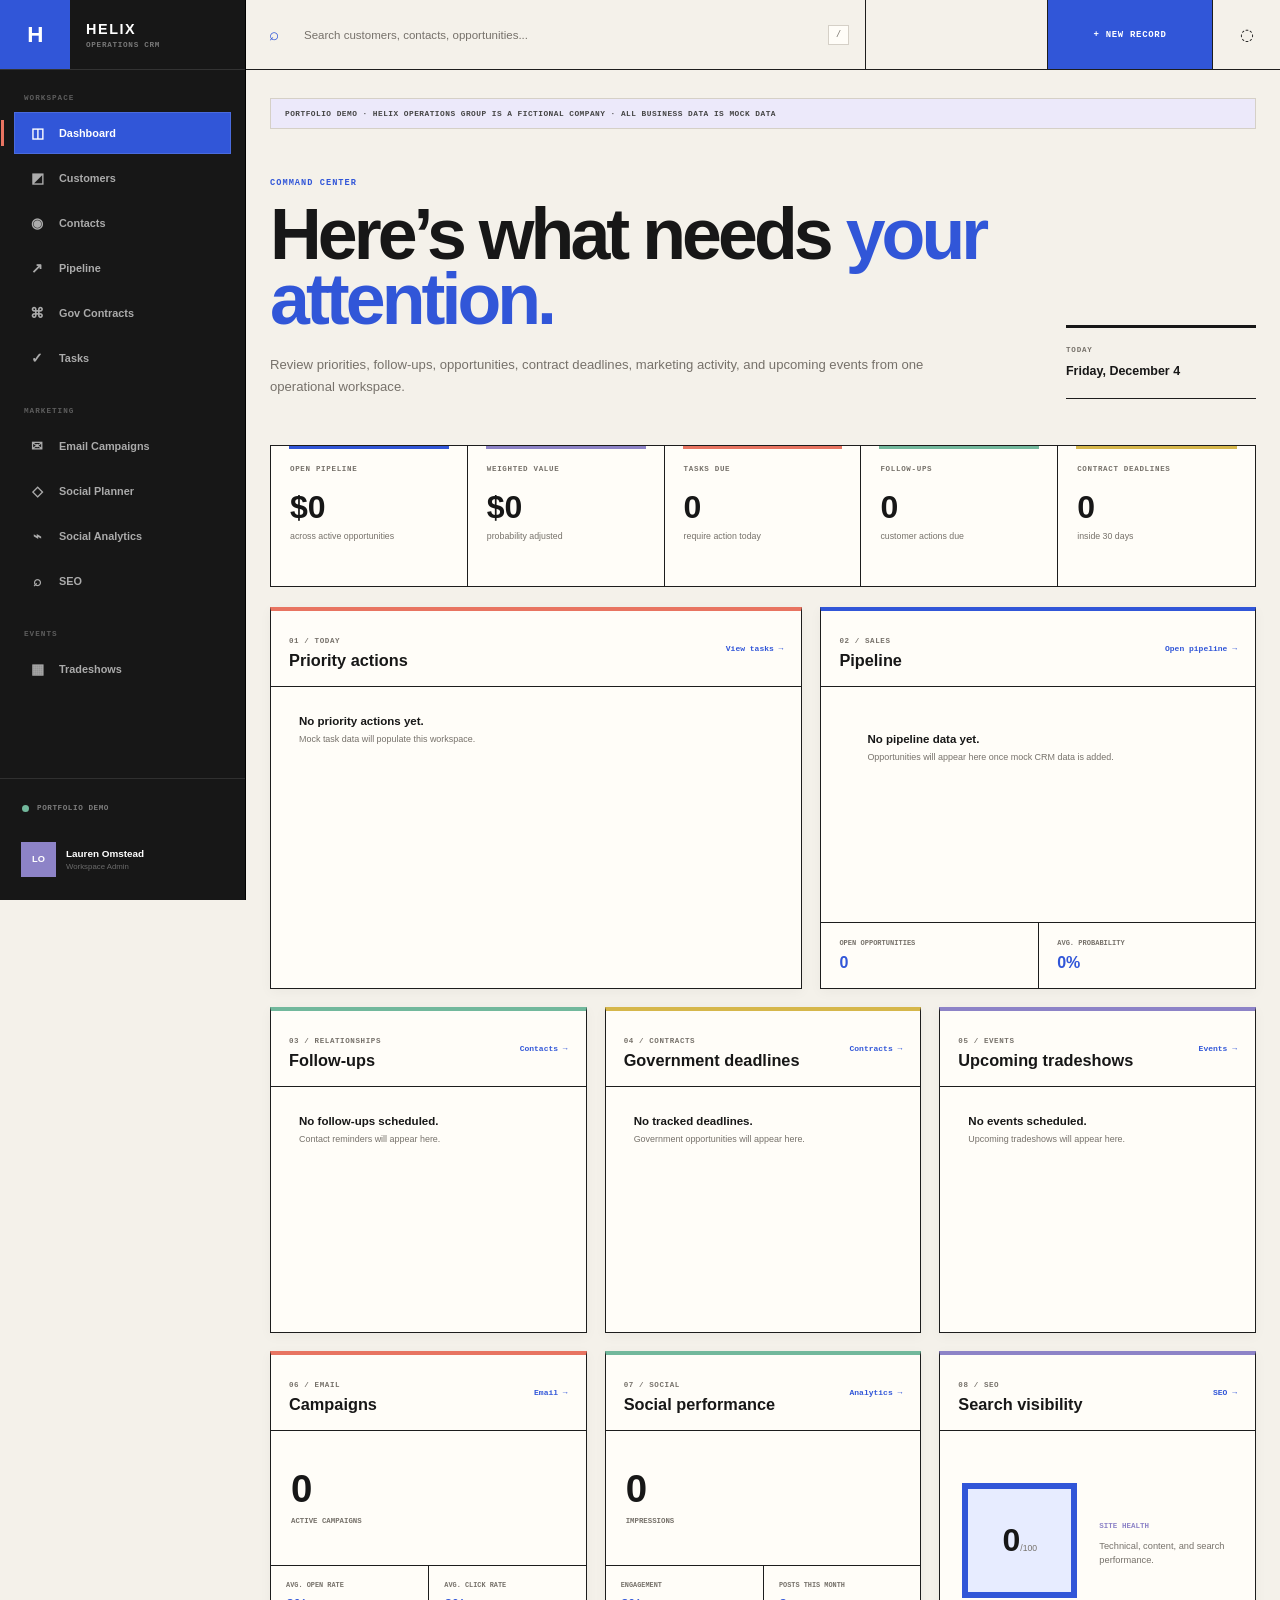
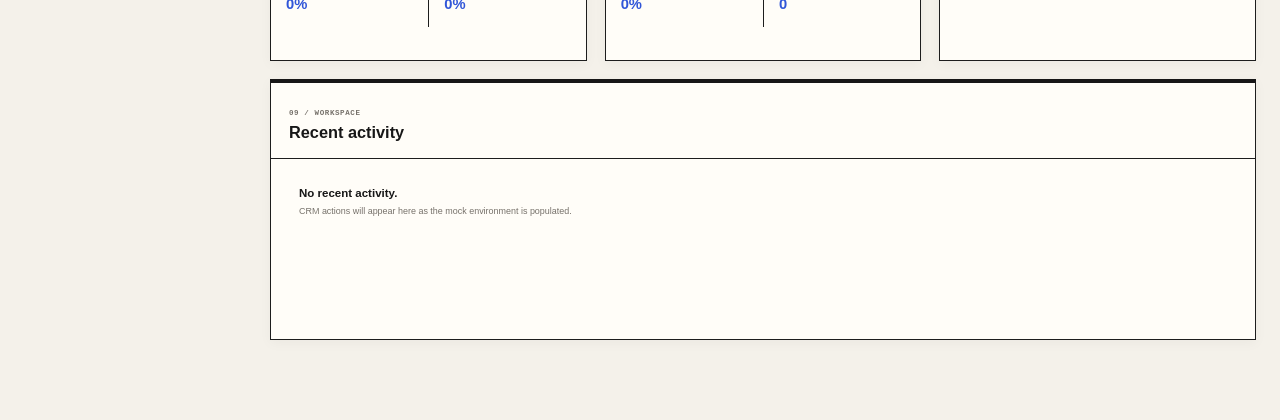
<file: index.html>
<!DOCTYPE html>
<html lang="en">

<head>

    <meta charset="UTF-8">

    <meta
        name="viewport"
        content="width=device-width, initial-scale=1.0"
    >

    <title>
        Helix CRM
    </title>

    <link
        rel="stylesheet"
        href="css/global.css"
    >

    <link
        rel="stylesheet"
        href="css/dashboard.css"
    >

</head>


<body>


    <!-- =====================================================
         APP SHELL
         ===================================================== -->

    <div class="app-shell">


        <!-- =================================================
             SIDEBAR
             ================================================= -->

        <aside class="sidebar">


            <div class="sidebar-brand">

                <a
                    href="index.html"
                    class="brand-link"
                >

                    <div class="brand-mark">
                        H
                    </div>


                    <div class="brand-copy">

                        <strong>
                            HELIX
                        </strong>

                        <span>
                            OPERATIONS CRM
                        </span>

                    </div>

                </a>

            </div>



            <!-- =============================================
                 MAIN NAV
                 ============================================= -->

            <nav class="sidebar-nav">


                <div class="nav-group">

                    <span class="nav-group-label">
                        WORKSPACE
                    </span>


                    <a
                        href="index.html"
                        class="nav-link active"
                    >

                        <span class="nav-icon">
                            ◫
                        </span>

                        <span>
                            Dashboard
                        </span>

                    </a>


                    <a
                        href="customers.html"
                        class="nav-link"
                    >

                        <span class="nav-icon">
                            ◩
                        </span>

                        <span>
                            Customers
                        </span>

                    </a>


                    <a
                        href="contacts.html"
                        class="nav-link"
                    >

                        <span class="nav-icon">
                            ◉
                        </span>

                        <span>
                            Contacts
                        </span>

                    </a>


                    <a
                        href="pipeline.html"
                        class="nav-link"
                    >

                        <span class="nav-icon">
                            ↗
                        </span>

                        <span>
                            Pipeline
                        </span>

                    </a>


                    <a
                        href="contracts.html"
                        class="nav-link"
                    >

                        <span class="nav-icon">
                            ⌘
                        </span>

                        <span>
                            Gov Contracts
                        </span>

                    </a>


                    <a
                        href="tasks.html"
                        class="nav-link"
                    >

                        <span class="nav-icon">
                            ✓
                        </span>

                        <span>
                            Tasks
                        </span>

                    </a>

                </div>



                <!-- =========================================
                     MARKETING
                     ========================================= -->

                <div class="nav-group">

                    <span class="nav-group-label">
                        MARKETING
                    </span>


                    <a
                        href="email.html"
                        class="nav-link"
                    >

                        <span class="nav-icon">
                            ✉
                        </span>

                        <span>
                            Email Campaigns
                        </span>

                    </a>


                    <a
                        href="social-planner.html"
                        class="nav-link"
                    >

                        <span class="nav-icon">
                            ◇
                        </span>

                        <span>
                            Social Planner
                        </span>

                    </a>


                    <a
                        href="social-analytics.html"
                        class="nav-link"
                    >

                        <span class="nav-icon">
                            ⌁
                        </span>

                        <span>
                            Social Analytics
                        </span>

                    </a>


                    <a
                        href="seo.html"
                        class="nav-link"
                    >

                        <span class="nav-icon">
                            ⌕
                        </span>

                        <span>
                            SEO
                        </span>

                    </a>

                </div>



                <!-- =========================================
                     EVENTS
                     ========================================= -->

                <div class="nav-group">

                    <span class="nav-group-label">
                        EVENTS
                    </span>


                    <a
                        href="tradeshows.html"
                        class="nav-link"
                    >

                        <span class="nav-icon">
                            ▦
                        </span>

                        <span>
                            Tradeshows
                        </span>

                    </a>

                </div>


            </nav>



            <!-- =============================================
                 SIDEBAR FOOTER
                 ============================================= -->

            <div class="sidebar-footer">

                <div class="demo-chip">

                    <span class="demo-dot">
                    </span>

                    Portfolio Demo

                </div>


                <div class="user-card">

                    <div class="user-avatar">
                        LO
                    </div>


                    <div class="user-copy">

                        <strong>
                            Lauren Omstead
                        </strong>

                        <span>
                            Workspace Admin
                        </span>

                    </div>

                </div>

            </div>


        </aside>



        <!-- =================================================
             MAIN AREA
             ================================================= -->

        <div class="main-shell">


            <!-- =============================================
                 TOP BAR
                 ============================================= -->

            <header class="topbar">


                <div class="topbar-search">

                    <span>
                        ⌕
                    </span>

                    <input
                        id="globalSearch"
                        type="search"
                        placeholder="Search customers, contacts, opportunities..."
                        autocomplete="off"
                    >

                    <kbd>
                        /
                    </kbd>

                </div>



                <div class="topbar-actions">


                    <button
                        id="quickCreateButton"
                        class="quick-create"
                        type="button"
                    >

                        <span>
                            + NEW RECORD
                        </span>

                    </button>


                    <button
                        class="icon-button"
                        type="button"
                        aria-label="Notifications"
                    >
                        ◌
                    </button>


                </div>


            </header>



            <!-- =================================================
                 DASHBOARD CONTENT
                 ================================================= -->

            <main class="dashboard-page">


                <!-- =============================================
                     DEMO NOTICE
                     ============================================= -->

                <div class="demo-notice">

                    Portfolio Demo · Helix Operations Group is a fictional company · All business data is mock data

                </div>



                <!-- =============================================
                     HERO
                     ============================================= -->

                <section class="dashboard-hero">


                    <div>

                        <span class="eyebrow">
                            COMMAND CENTER
                        </span>


                        <h1>
                            Here’s what needs
                            <span>your attention.</span>
                        </h1>


                        <p>

                            Review priorities, follow-ups, opportunities,
                            contract deadlines, marketing activity, and upcoming
                            events from one operational workspace.

                        </p>

                    </div>



                    <div class="hero-meta">

                        <span>
                            TODAY
                        </span>

                        <strong id="currentDate">
                            —
                        </strong>

                    </div>


                </section>



                <!-- =============================================
                     KPI STRIP
                     ============================================= -->

                <section class="kpi-strip">


                    <article class="kpi-card">

                        <span class="kpi-label">
                            OPEN PIPELINE
                        </span>

                        <strong id="pipelineValue">
                            $0
                        </strong>

                        <small>
                            across active opportunities
                        </small>

                    </article>


                    <article class="kpi-card">

                        <span class="kpi-label">
                            WEIGHTED VALUE
                        </span>

                        <strong id="weightedValue">
                            $0
                        </strong>

                        <small>
                            probability adjusted
                        </small>

                    </article>


                    <article class="kpi-card accent">

                        <span class="kpi-label">
                            TASKS DUE
                        </span>

                        <strong id="tasksDue">
                            0
                        </strong>

                        <small>
                            require action today
                        </small>

                    </article>


                    <article class="kpi-card">

                        <span class="kpi-label">
                            FOLLOW-UPS
                        </span>

                        <strong id="followUpsDue">
                            0
                        </strong>

                        <small>
                            customer actions due
                        </small>

                    </article>


                    <article class="kpi-card">

                        <span class="kpi-label">
                            CONTRACT DEADLINES
                        </span>

                        <strong id="contractDeadlines">
                            0
                        </strong>

                        <small>
                            inside 30 days
                        </small>

                    </article>


                </section>



                <!-- =============================================
                     PRIMARY GRID
                     ============================================= -->

                <section class="dashboard-grid primary-grid">


                    <!-- =========================================
                         PRIORITIES
                         ========================================= -->

                    <article class="dashboard-panel priorities-panel">


                        <div class="panel-header">

                            <div>

                                <span class="panel-kicker">
                                    01 / TODAY
                                </span>

                                <h2>
                                    Priority actions
                                </h2>

                            </div>


                            <a href="tasks.html">
                                View tasks →
                            </a>

                        </div>


                        <div
                            id="priorityList"
                            class="priority-list"
                        >
                        </div>


                    </article>



                    <!-- =========================================
                         PIPELINE
                         ========================================= -->

                    <article class="dashboard-panel pipeline-panel">


                        <div class="panel-header">

                            <div>

                                <span class="panel-kicker">
                                    02 / SALES
                                </span>

                                <h2>
                                    Pipeline
                                </h2>

                            </div>


                            <a href="pipeline.html">
                                Open pipeline →
                            </a>

                        </div>



                        <div
                            id="pipelineStageList"
                            class="pipeline-stage-list"
                        >
                        </div>


                        <div class="pipeline-footer">

                            <div>

                                <span>
                                    OPEN OPPORTUNITIES
                                </span>

                                <strong id="openOpportunityCount">
                                    0
                                </strong>

                            </div>


                            <div>

                                <span>
                                    AVG. PROBABILITY
                                </span>

                                <strong id="averageProbability">
                                    0%
                                </strong>

                            </div>

                        </div>


                    </article>


                </section>



                <!-- =============================================
                     SECONDARY GRID
                     ============================================= -->

                <section class="dashboard-grid secondary-grid">


                    <!-- =========================================
                         FOLLOW UPS
                         ========================================= -->

                    <article class="dashboard-panel">


                        <div class="panel-header">

                            <div>

                                <span class="panel-kicker">
                                    03 / RELATIONSHIPS
                                </span>

                                <h2>
                                    Follow-ups
                                </h2>

                            </div>


                            <a href="contacts.html">
                                Contacts →
                            </a>

                        </div>


                        <div
                            id="followUpList"
                            class="compact-list"
                        >
                        </div>


                    </article>



                    <!-- =========================================
                         CONTRACTS
                         ========================================= -->

                    <article class="dashboard-panel">


                        <div class="panel-header">

                            <div>

                                <span class="panel-kicker">
                                    04 / CONTRACTS
                                </span>

                                <h2>
                                    Government deadlines
                                </h2>

                            </div>


                            <a href="contracts.html">
                                Contracts →
                            </a>

                        </div>


                        <div
                            id="contractList"
                            class="compact-list"
                        >
                        </div>


                    </article>



                    <!-- =========================================
                         EVENTS
                         ========================================= -->

                    <article class="dashboard-panel">


                        <div class="panel-header">

                            <div>

                                <span class="panel-kicker">
                                    05 / EVENTS
                                </span>

                                <h2>
                                    Upcoming tradeshows
                                </h2>

                            </div>


                            <a href="tradeshows.html">
                                Events →
                            </a>

                        </div>


                        <div
                            id="eventList"
                            class="compact-list"
                        >
                        </div>


                    </article>


                </section>



                <!-- =============================================
                     MARKETING GRID
                     ============================================= -->

                <section class="dashboard-grid marketing-grid">


                    <!-- =========================================
                         EMAIL
                         ========================================= -->

                    <article class="dashboard-panel marketing-panel">


                        <div class="panel-header">

                            <div>

                                <span class="panel-kicker">
                                    06 / EMAIL
                                </span>

                                <h2>
                                    Campaigns
                                </h2>

                            </div>


                            <a href="email.html">
                                Email →
                            </a>

                        </div>


                        <div class="marketing-stat">

                            <strong id="activeCampaigns">
                                0
                            </strong>

                            <span>
                                ACTIVE CAMPAIGNS
                            </span>

                        </div>


                        <div class="marketing-mini-grid">


                            <div>

                                <span>
                                    AVG. OPEN RATE
                                </span>

                                <strong id="emailOpenRate">
                                    0%
                                </strong>

                            </div>


                            <div>

                                <span>
                                    AVG. CLICK RATE
                                </span>

                                <strong id="emailClickRate">
                                    0%
                                </strong>

                            </div>


                        </div>


                    </article>



                    <!-- =========================================
                         SOCIAL
                         ========================================= -->

                    <article class="dashboard-panel marketing-panel">


                        <div class="panel-header">

                            <div>

                                <span class="panel-kicker">
                                    07 / SOCIAL
                                </span>

                                <h2>
                                    Social performance
                                </h2>

                            </div>


                            <a href="social-analytics.html">
                                Analytics →
                            </a>

                        </div>


                        <div class="marketing-stat">

                            <strong id="socialImpressions">
                                0
                            </strong>

                            <span>
                                IMPRESSIONS
                            </span>

                        </div>


                        <div class="marketing-mini-grid">


                            <div>

                                <span>
                                    ENGAGEMENT
                                </span>

                                <strong id="socialEngagement">
                                    0%
                                </strong>

                            </div>


                            <div>

                                <span>
                                    POSTS THIS MONTH
                                </span>

                                <strong id="socialPostCount">
                                    0
                                </strong>

                            </div>


                        </div>


                    </article>



                    <!-- =========================================
                         SEO
                         ========================================= -->

                    <article class="dashboard-panel marketing-panel seo-panel">


                        <div class="panel-header">

                            <div>

                                <span class="panel-kicker">
                                    08 / SEO
                                </span>

                                <h2>
                                    Search visibility
                                </h2>

                            </div>


                            <a href="seo.html">
                                SEO →
                            </a>

                        </div>


                        <div class="seo-score-wrap">

                            <div class="seo-score">

                                <strong id="seoScore">
                                    0
                                </strong>

                                <span>
                                    /100
                                </span>

                            </div>


                            <div>

                                <span class="seo-label">
                                    SITE HEALTH
                                </span>

                                <p>
                                    Technical, content, and search performance.
                                </p>

                            </div>

                        </div>


                    </article>


                </section>



                <!-- =============================================
                     RECENT ACTIVITY
                     ============================================= -->

                <section class="dashboard-panel activity-panel">


                    <div class="panel-header">

                        <div>

                            <span class="panel-kicker">
                                09 / WORKSPACE
                            </span>

                            <h2>
                                Recent activity
                            </h2>

                        </div>

                    </div>


                    <div
                        id="activityList"
                        class="activity-list"
                    >
                    </div>


                </section>


            </main>


        </div>


    </div>



    <!-- =====================================================
         QUICK CREATE MENU
         ===================================================== -->

    <div
        id="quickCreateMenu"
        class="quick-create-menu"
        hidden
    >


        <div class="quick-menu-header">

            <span>
                CREATE NEW
            </span>

        </div>


        <a href="customers.html?action=new">
            Customer
            <span>→</span>
        </a>


        <a href="contacts.html?action=new">
            Contact
            <span>→</span>
        </a>


        <a href="pipeline.html?action=new">
            Opportunity
            <span>→</span>
        </a>


        <a href="tasks.html?action=new">
            Task
            <span>→</span>
        </a>


        <a href="contracts.html?action=new">
            Contract Record
            <span>→</span>
        </a>


    </div>



    <!-- =====================================================
         SCRIPTS
         ===================================================== -->

    <script src="js/config.js"></script>

    <script src="js/dashboard.js"></script>


</body>

</html>
</file>
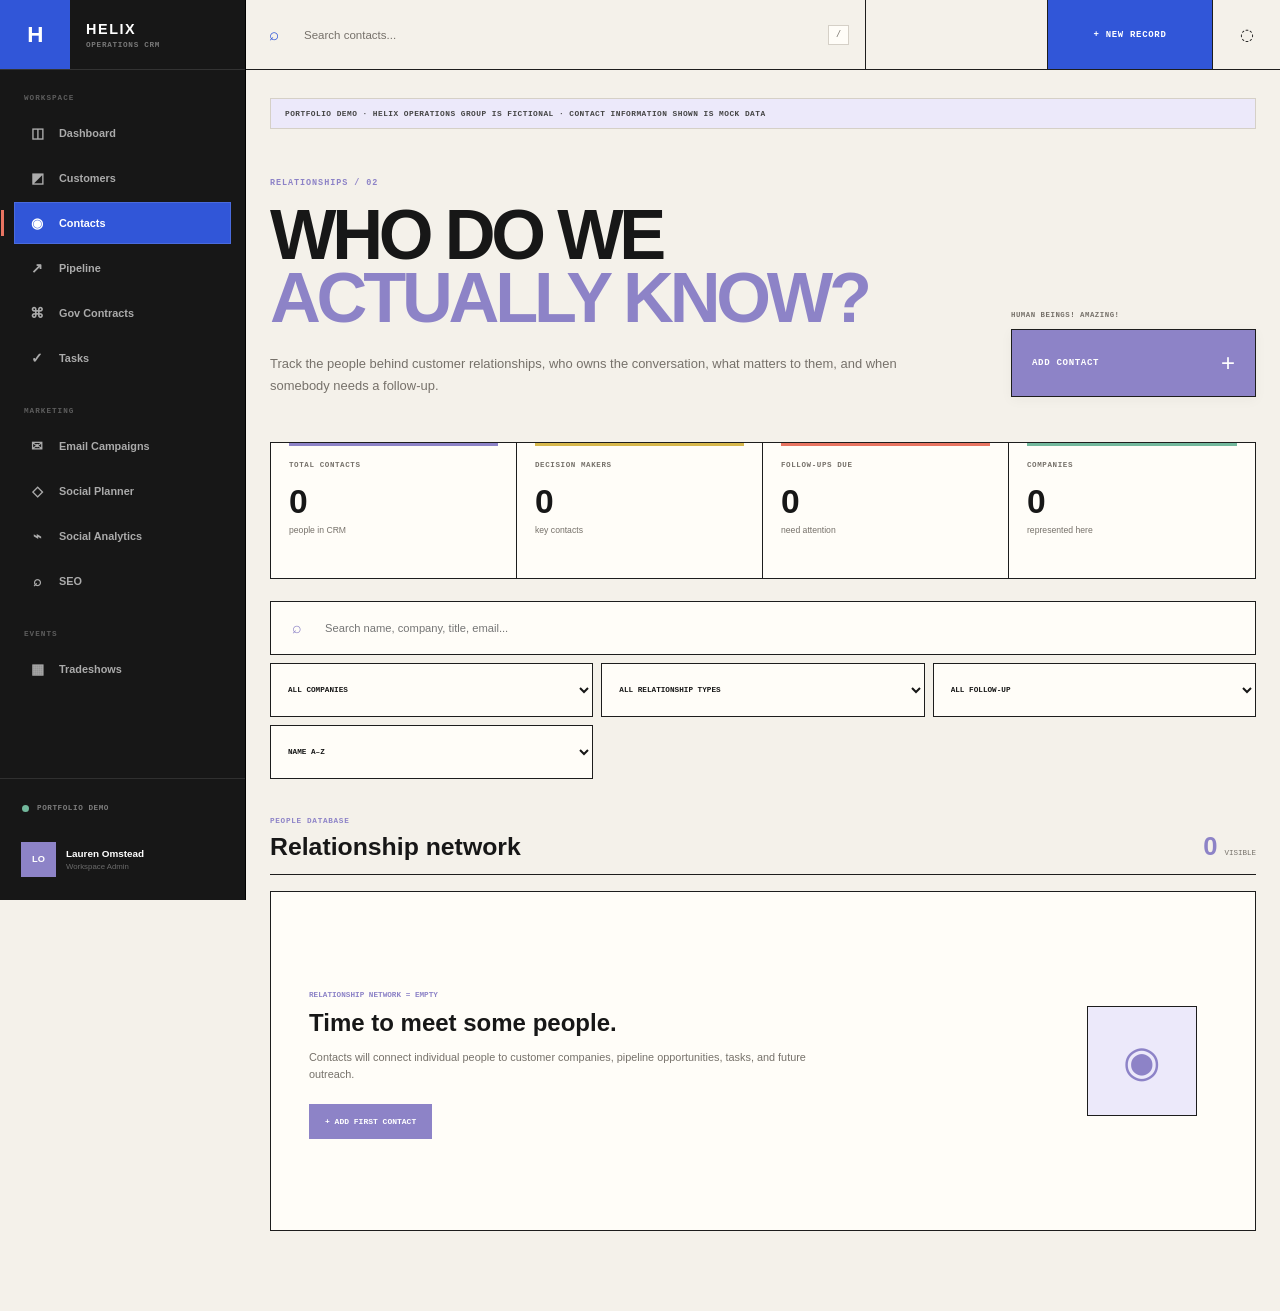
<file: contacts.html>
<!DOCTYPE html>
<html lang="en">

<head>

    <meta charset="UTF-8">

    <meta
        name="viewport"
        content="width=device-width, initial-scale=1.0"
    >

    <title>
        Contacts | Helix CRM
    </title>

    <link
        rel="stylesheet"
        href="css/global.css"
    >

    <link
        rel="stylesheet"
        href="css/contacts.css"
    >

</head>


<body>


    <div class="app-shell">


        <!-- =================================================
             SIDEBAR
             ================================================= -->

        <aside class="sidebar">


            <div class="sidebar-brand">

                <a
                    href="index.html"
                    class="brand-link"
                >

                    <div class="brand-mark">
                        H
                    </div>


                    <div class="brand-copy">

                        <strong>
                            HELIX
                        </strong>

                        <span>
                            OPERATIONS CRM
                        </span>

                    </div>

                </a>

            </div>



            <nav class="sidebar-nav">


                <div class="nav-group">

                    <span class="nav-group-label">
                        WORKSPACE
                    </span>


                    <a
                        href="index.html"
                        class="nav-link"
                    >

                        <span class="nav-icon">
                            ◫
                        </span>

                        <span>
                            Dashboard
                        </span>

                    </a>


                    <a
                        href="customers.html"
                        class="nav-link"
                    >

                        <span class="nav-icon">
                            ◩
                        </span>

                        <span>
                            Customers
                        </span>

                    </a>


                    <a
                        href="contacts.html"
                        class="nav-link active"
                    >

                        <span class="nav-icon">
                            ◉
                        </span>

                        <span>
                            Contacts
                        </span>

                    </a>


                    <a
                        href="pipeline.html"
                        class="nav-link"
                    >

                        <span class="nav-icon">
                            ↗
                        </span>

                        <span>
                            Pipeline
                        </span>

                    </a>


                    <a
                        href="contracts.html"
                        class="nav-link"
                    >

                        <span class="nav-icon">
                            ⌘
                        </span>

                        <span>
                            Gov Contracts
                        </span>

                    </a>


                    <a
                        href="tasks.html"
                        class="nav-link"
                    >

                        <span class="nav-icon">
                            ✓
                        </span>

                        <span>
                            Tasks
                        </span>

                    </a>

                </div>



                <div class="nav-group">

                    <span class="nav-group-label">
                        MARKETING
                    </span>


                    <a
                        href="email.html"
                        class="nav-link"
                    >

                        <span class="nav-icon">
                            ✉
                        </span>

                        <span>
                            Email Campaigns
                        </span>

                    </a>


                    <a
                        href="social-planner.html"
                        class="nav-link"
                    >

                        <span class="nav-icon">
                            ◇
                        </span>

                        <span>
                            Social Planner
                        </span>

                    </a>


                    <a
                        href="social-analytics.html"
                        class="nav-link"
                    >

                        <span class="nav-icon">
                            ⌁
                        </span>

                        <span>
                            Social Analytics
                        </span>

                    </a>


                    <a
                        href="seo.html"
                        class="nav-link"
                    >

                        <span class="nav-icon">
                            ⌕
                        </span>

                        <span>
                            SEO
                        </span>

                    </a>

                </div>



                <div class="nav-group">

                    <span class="nav-group-label">
                        EVENTS
                    </span>


                    <a
                        href="tradeshows.html"
                        class="nav-link"
                    >

                        <span class="nav-icon">
                            ▦
                        </span>

                        <span>
                            Tradeshows
                        </span>

                    </a>

                </div>


            </nav>



            <div class="sidebar-footer">

                <div class="demo-chip">

                    <span class="demo-dot"></span>

                    Portfolio Demo

                </div>


                <div class="user-card">

                    <div class="user-avatar">
                        LO
                    </div>


                    <div class="user-copy">

                        <strong>
                            Lauren Omstead
                        </strong>

                        <span>
                            Workspace Admin
                        </span>

                    </div>

                </div>

            </div>


        </aside>



        <!-- =================================================
             MAIN
             ================================================= -->

        <div class="main-shell">


            <!-- =============================================
                 TOPBAR
                 ============================================= -->

            <header class="topbar">


                <div class="topbar-search">

                    <span>
                        ⌕
                    </span>

                    <input
                        id="globalSearch"
                        type="search"
                        placeholder="Search contacts..."
                        autocomplete="off"
                    >

                    <kbd>
                        /
                    </kbd>

                </div>



                <div class="topbar-actions">


                    <button
                        id="quickCreateButton"
                        class="quick-create"
                        type="button"
                    >

                        <span>
                            + NEW RECORD
                        </span>

                    </button>


                    <button
                        class="icon-button"
                        type="button"
                        aria-label="Notifications"
                    >
                        ◌
                    </button>


                </div>


            </header>



            <!-- =============================================
                 PAGE
                 ============================================= -->

            <main class="contacts-page">


                <div class="demo-notice">

                    Portfolio Demo · Helix Operations Group is fictional · Contact information shown is mock data

                </div>



                <!-- =========================================
                     HERO
                     ========================================= -->

                <section class="contacts-hero">


                    <div class="hero-copy">

                        <span class="eyebrow">
                            RELATIONSHIPS / 02
                        </span>


                        <h1>

                            WHO DO WE
                            <span>ACTUALLY KNOW?</span>

                        </h1>


                        <p>

                            Track the people behind customer relationships,
                            who owns the conversation, what matters to them,
                            and when somebody needs a follow-up.

                        </p>

                    </div>



                    <div class="hero-action-wrap">


                        <div class="hero-sticker">
                            HUMAN BEINGS! AMAZING!
                        </div>


                        <button
                            id="addContactButton"
                            class="add-contact-button"
                            type="button"
                        >

                            <span>
                                ADD CONTACT
                            </span>

                            <strong>
                                +
                            </strong>

                        </button>


                    </div>


                </section>



                <!-- =========================================
                     METRICS
                     ========================================= -->

                <section class="contact-metrics">


                    <article class="contact-metric metric-total">

                        <span>
                            TOTAL CONTACTS
                        </span>

                        <strong id="metricTotal">
                            0
                        </strong>

                        <small>
                            people in CRM
                        </small>

                    </article>


                    <article class="contact-metric metric-decision">

                        <span>
                            DECISION MAKERS
                        </span>

                        <strong id="metricDecisionMakers">
                            0
                        </strong>

                        <small>
                            key contacts
                        </small>

                    </article>


                    <article class="contact-metric metric-followup">

                        <span>
                            FOLLOW-UPS DUE
                        </span>

                        <strong id="metricFollowUps">
                            0
                        </strong>

                        <small>
                            need attention
                        </small>

                    </article>


                    <article class="contact-metric metric-companies">

                        <span>
                            COMPANIES
                        </span>

                        <strong id="metricCompanies">
                            0
                        </strong>

                        <small>
                            represented here
                        </small>

                    </article>


                </section>



                <!-- =========================================
                     TOOLBAR
                     ========================================= -->

                <section class="contacts-toolbar">


                    <label class="contact-search">

                        <span>
                            ⌕
                        </span>

                        <input
                            id="contactSearch"
                            type="search"
                            placeholder="Search name, company, title, email..."
                            autocomplete="off"
                        >

                    </label>



                    <select id="companyFilter">

                        <option value="">
                            ALL COMPANIES
                        </option>

                    </select>



                    <select id="roleFilter">

                        <option value="">
                            ALL RELATIONSHIP TYPES
                        </option>

                        <option value="decision-maker">
                            DECISION MAKER
                        </option>

                        <option value="influencer">
                            INFLUENCER
                        </option>

                        <option value="technical">
                            TECHNICAL
                        </option>

                        <option value="procurement">
                            PROCUREMENT
                        </option>

                        <option value="champion">
                            CHAMPION
                        </option>

                        <option value="other">
                            OTHER
                        </option>

                    </select>



                    <select id="followUpFilter">

                        <option value="">
                            ALL FOLLOW-UP
                        </option>

                        <option value="due">
                            DUE / OVERDUE
                        </option>

                        <option value="scheduled">
                            SCHEDULED
                        </option>

                        <option value="none">
                            NO DATE
                        </option>

                    </select>



                    <select id="contactSort">

                        <option value="name">
                            NAME A–Z
                        </option>

                        <option value="company">
                            COMPANY
                        </option>

                        <option value="follow-up">
                            FOLLOW-UP DATE
                        </option>

                        <option value="recent">
                            RECENTLY UPDATED
                        </option>

                    </select>


                </section>



                <!-- =========================================
                     DIRECTORY HEADER
                     ========================================= -->

                <section class="directory-heading">


                    <div>

                        <span>
                            PEOPLE DATABASE
                        </span>

                        <h2>
                            Relationship network
                        </h2>

                    </div>


                    <div class="visible-count">

                        <strong id="visibleContactCount">
                            0
                        </strong>

                        <span>
                            VISIBLE
                        </span>

                    </div>


                </section>



                <!-- =========================================
                     CONTACT GRID
                     ========================================= -->

                <section
                    id="contactGrid"
                    class="contact-grid"
                >
                </section>


            </main>


        </div>


    </div>



    <!-- =====================================================
         QUICK CREATE
         ===================================================== -->

    <div
        id="quickCreateMenu"
        class="quick-create-menu"
        hidden
    >

        <div class="quick-menu-header">
            CREATE NEW
        </div>

        <a href="customers.html?action=new">
            Customer
            <span>→</span>
        </a>

        <a href="contacts.html?action=new">
            Contact
            <span>→</span>
        </a>

        <a href="pipeline.html?action=new">
            Opportunity
            <span>→</span>
        </a>

        <a href="tasks.html?action=new">
            Task
            <span>→</span>
        </a>

        <a href="contracts.html?action=new">
            Contract Record
            <span>→</span>
        </a>

    </div>



    <!-- =====================================================
         OVERLAY
         ===================================================== -->

    <div
        id="contactOverlay"
        class="contact-overlay"
        hidden
    >
    </div>



    <!-- =====================================================
         CONTACT DRAWER
         ===================================================== -->

    <aside
        id="contactDrawer"
        class="contact-drawer"
        hidden
        aria-label="Contact editor"
    >


        <div class="drawer-top">


            <div>

                <span class="drawer-kicker">
                    PERSON RECORD
                </span>

                <h2 id="drawerTitle">
                    Add contact
                </h2>

            </div>


            <button
                id="drawerCloseButton"
                class="drawer-close"
                type="button"
                aria-label="Close contact editor"
            >
                ×
            </button>


        </div>



        <form
            id="contactForm"
            class="contact-form"
        >


            <input
                id="editingContactId"
                type="hidden"
            >



            <div class="form-group">

                <label for="contactFirstName">
                    First Name
                </label>

                <input
                    id="contactFirstName"
                    type="text"
                    placeholder="First name"
                    required
                >

            </div>



            <div class="form-group">

                <label for="contactLastName">
                    Last Name
                </label>

                <input
                    id="contactLastName"
                    type="text"
                    placeholder="Last name"
                    required
                >

            </div>



            <div class="form-group full">

                <label for="contactCustomer">
                    Company
                </label>

                <select id="contactCustomer">

                    <option value="">
                        No company selected
                    </option>

                </select>

            </div>



            <div class="form-group">

                <label for="contactTitle">
                    Job Title
                </label>

                <input
                    id="contactTitle"
                    type="text"
                    placeholder="Director, engineer, buyer..."
                >

            </div>



            <div class="form-group">

                <label for="contactDepartment">
                    Department
                </label>

                <input
                    id="contactDepartment"
                    type="text"
                    placeholder="Engineering, procurement..."
                >

            </div>



            <div class="form-group">

                <label for="contactRole">
                    Relationship Type
                </label>

                <select id="contactRole">

                    <option value="other">
                        Other
                    </option>

                    <option value="decision-maker">
                        Decision Maker
                    </option>

                    <option value="influencer">
                        Influencer
                    </option>

                    <option value="technical">
                        Technical
                    </option>

                    <option value="procurement">
                        Procurement
                    </option>

                    <option value="champion">
                        Champion
                    </option>

                </select>

            </div>



            <div class="form-group">

                <label for="contactOwner">
                    Relationship Owner
                </label>

                <input
                    id="contactOwner"
                    type="text"
                    placeholder="Team member"
                >

            </div>



            <div class="form-group">

                <label for="contactEmail">
                    Email
                </label>

                <input
                    id="contactEmail"
                    type="email"
                    placeholder="name@company.com"
                >

            </div>



            <div class="form-group">

                <label for="contactPhone">
                    Phone
                </label>

                <input
                    id="contactPhone"
                    type="text"
                    placeholder="Phone number"
                >

            </div>



            <div class="form-group">

                <label for="contactLinkedIn">
                    LinkedIn
                </label>

                <input
                    id="contactLinkedIn"
                    type="text"
                    placeholder="LinkedIn profile"
                >

            </div>



            <div class="form-group">

                <label for="contactLastContact">
                    Last Contact
                </label>

                <input
                    id="contactLastContact"
                    type="date"
                >

            </div>



            <div class="form-group">

                <label for="contactFollowUp">
                    Follow-Up Date
                </label>

                <input
                    id="contactFollowUp"
                    type="date"
                >

            </div>



            <div class="form-group full">

                <label for="contactNotes">
                    Relationship Notes
                </label>

                <textarea
                    id="contactNotes"
                    rows="7"
                    placeholder="What matters to this person? What have you discussed? What should happen next?"
                ></textarea>

            </div>



            <div class="drawer-actions full">


                <button
                    id="cancelContactButton"
                    class="secondary-button"
                    type="button"
                >
                    CANCEL
                </button>


                <button
                    class="save-button"
                    type="submit"
                >

                    <span id="saveContactLabel">
                        SAVE CONTACT
                    </span>

                    <strong>
                        →
                    </strong>

                </button>


            </div>


        </form>


    </aside>



    <script src="js/config.js"></script>

    <script src="js/contacts.js"></script>


</body>

</html>
</file>
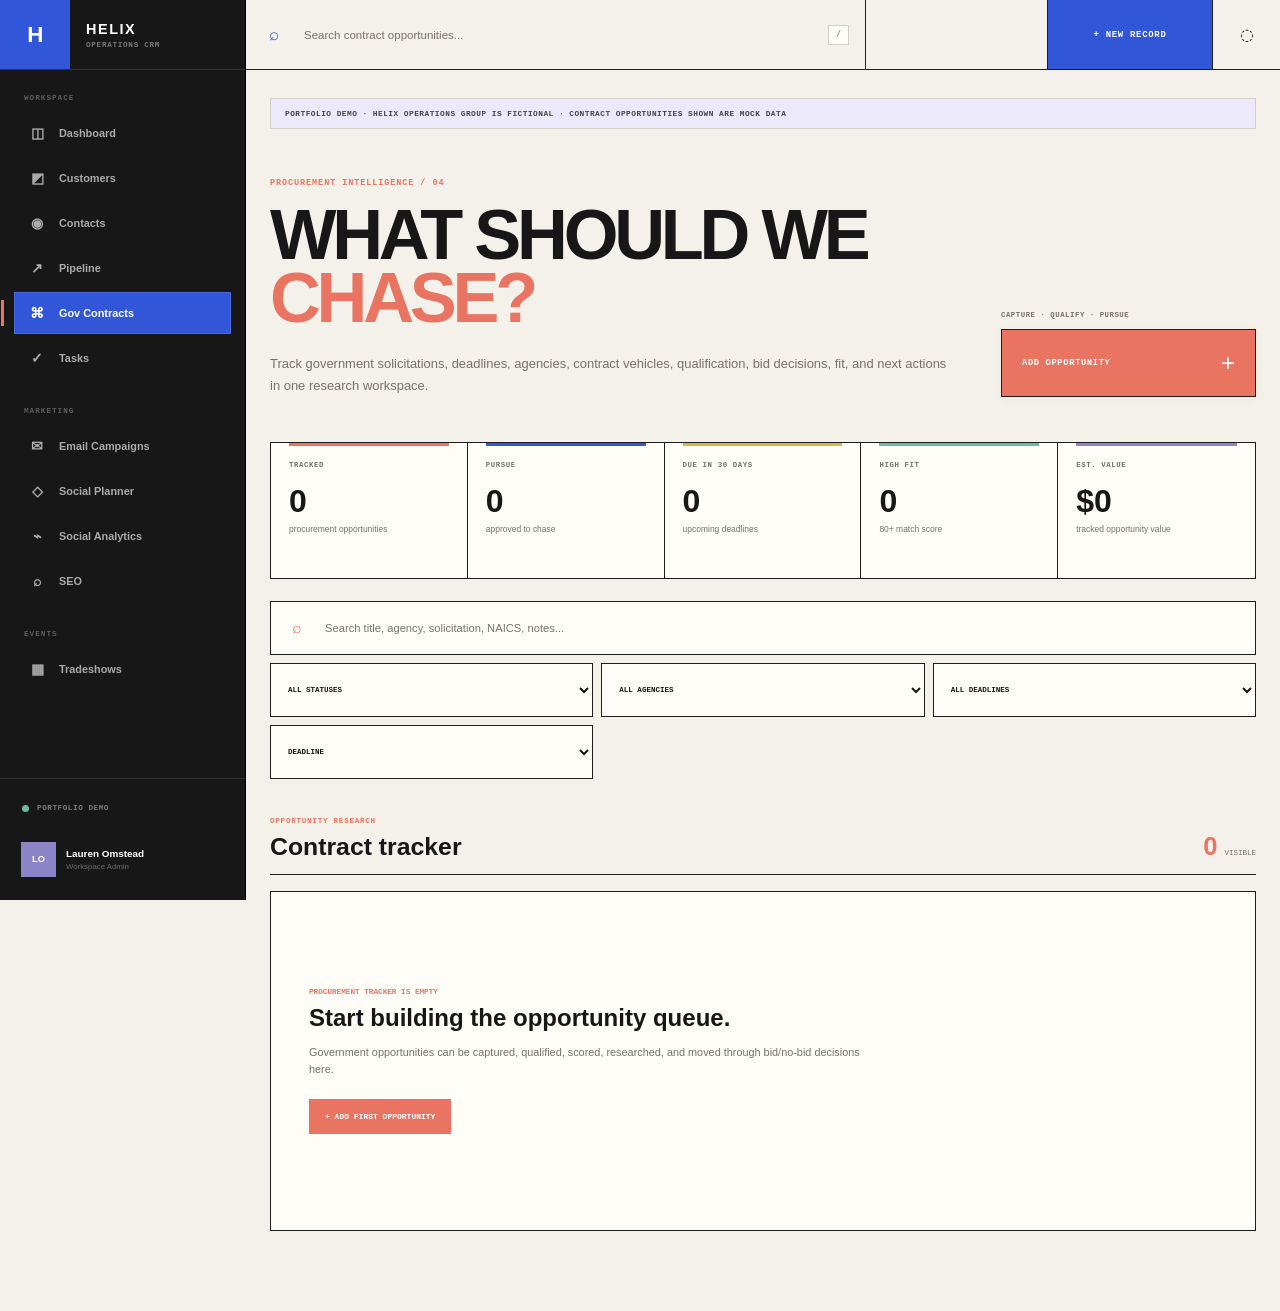
<file: contracts.html>
<!DOCTYPE html>
<html lang="en">

<head>

    <meta charset="UTF-8">

    <meta
        name="viewport"
        content="width=device-width, initial-scale=1.0"
    >

    <title>
        Government Contracts | Helix CRM
    </title>

    <link
        rel="stylesheet"
        href="css/global.css"
    >

    <link
        rel="stylesheet"
        href="css/contracts.css"
    >

</head>


<body>


    <div class="app-shell">


        <!-- =================================================
             SIDEBAR
             ================================================= -->

        <aside class="sidebar">


            <div class="sidebar-brand">

                <a
                    href="index.html"
                    class="brand-link"
                >

                    <div class="brand-mark">
                        H
                    </div>


                    <div class="brand-copy">

                        <strong>
                            HELIX
                        </strong>

                        <span>
                            OPERATIONS CRM
                        </span>

                    </div>

                </a>

            </div>



            <nav class="sidebar-nav">


                <div class="nav-group">

                    <span class="nav-group-label">
                        WORKSPACE
                    </span>


                    <a
                        href="index.html"
                        class="nav-link"
                    >

                        <span class="nav-icon">
                            ◫
                        </span>

                        <span>
                            Dashboard
                        </span>

                    </a>


                    <a
                        href="customers.html"
                        class="nav-link"
                    >

                        <span class="nav-icon">
                            ◩
                        </span>

                        <span>
                            Customers
                        </span>

                    </a>


                    <a
                        href="contacts.html"
                        class="nav-link"
                    >

                        <span class="nav-icon">
                            ◉
                        </span>

                        <span>
                            Contacts
                        </span>

                    </a>


                    <a
                        href="pipeline.html"
                        class="nav-link"
                    >

                        <span class="nav-icon">
                            ↗
                        </span>

                        <span>
                            Pipeline
                        </span>

                    </a>


                    <a
                        href="contracts.html"
                        class="nav-link active"
                    >

                        <span class="nav-icon">
                            ⌘
                        </span>

                        <span>
                            Gov Contracts
                        </span>

                    </a>


                    <a
                        href="tasks.html"
                        class="nav-link"
                    >

                        <span class="nav-icon">
                            ✓
                        </span>

                        <span>
                            Tasks
                        </span>

                    </a>

                </div>



                <div class="nav-group">

                    <span class="nav-group-label">
                        MARKETING
                    </span>


                    <a
                        href="email.html"
                        class="nav-link"
                    >

                        <span class="nav-icon">
                            ✉
                        </span>

                        <span>
                            Email Campaigns
                        </span>

                    </a>


                    <a
                        href="social-planner.html"
                        class="nav-link"
                    >

                        <span class="nav-icon">
                            ◇
                        </span>

                        <span>
                            Social Planner
                        </span>

                    </a>


                    <a
                        href="social-analytics.html"
                        class="nav-link"
                    >

                        <span class="nav-icon">
                            ⌁
                        </span>

                        <span>
                            Social Analytics
                        </span>

                    </a>


                    <a
                        href="seo.html"
                        class="nav-link"
                    >

                        <span class="nav-icon">
                            ⌕
                        </span>

                        <span>
                            SEO
                        </span>

                    </a>

                </div>



                <div class="nav-group">

                    <span class="nav-group-label">
                        EVENTS
                    </span>


                    <a
                        href="tradeshows.html"
                        class="nav-link"
                    >

                        <span class="nav-icon">
                            ▦
                        </span>

                        <span>
                            Tradeshows
                        </span>

                    </a>

                </div>


            </nav>



            <div class="sidebar-footer">

                <div class="demo-chip">

                    <span class="demo-dot"></span>

                    Portfolio Demo

                </div>


                <div class="user-card">

                    <div class="user-avatar">
                        LO
                    </div>


                    <div class="user-copy">

                        <strong>
                            Lauren Omstead
                        </strong>

                        <span>
                            Workspace Admin
                        </span>

                    </div>

                </div>

            </div>


        </aside>



        <!-- =================================================
             MAIN
             ================================================= -->

        <div class="main-shell">


            <!-- =============================================
                 TOPBAR
                 ============================================= -->

            <header class="topbar">


                <div class="topbar-search">

                    <span>
                        ⌕
                    </span>

                    <input
                        id="globalSearch"
                        type="search"
                        placeholder="Search contract opportunities..."
                        autocomplete="off"
                    >

                    <kbd>
                        /
                    </kbd>

                </div>



                <div class="topbar-actions">


                    <button
                        id="quickCreateButton"
                        class="quick-create"
                        type="button"
                    >

                        <span>
                            + NEW RECORD
                        </span>

                    </button>


                    <button
                        class="icon-button"
                        type="button"
                        aria-label="Notifications"
                    >
                        ◌
                    </button>


                </div>


            </header>



            <!-- =============================================
                 PAGE
                 ============================================= -->

            <main class="contracts-page">


                <div class="demo-notice">

                    Portfolio Demo · Helix Operations Group is fictional · Contract opportunities shown are mock data

                </div>



                <!-- =========================================
                     HERO
                     ========================================= -->

                <section class="contracts-hero">


                    <div class="hero-copy">

                        <span class="eyebrow">
                            PROCUREMENT INTELLIGENCE / 04
                        </span>


                        <h1>

                            WHAT SHOULD WE
                            <span>CHASE?</span>

                        </h1>


                        <p>

                            Track government solicitations, deadlines,
                            agencies, contract vehicles, qualification,
                            bid decisions, fit, and next actions in one
                            research workspace.

                        </p>

                    </div>



                    <div class="hero-action-wrap">

                        <span class="hero-label">
                            CAPTURE · QUALIFY · PURSUE
                        </span>


                        <button
                            id="addContractButton"
                            class="add-contract-button"
                            type="button"
                        >

                            <span>
                                ADD OPPORTUNITY
                            </span>

                            <strong>
                                +
                            </strong>

                        </button>

                    </div>


                </section>



                <!-- =========================================
                     METRICS
                     ========================================= -->

                <section class="contract-metrics">


                    <article class="contract-metric metric-tracked">

                        <span>
                            TRACKED
                        </span>

                        <strong id="metricTracked">
                            0
                        </strong>

                        <small>
                            procurement opportunities
                        </small>

                    </article>


                    <article class="contract-metric metric-pursue">

                        <span>
                            PURSUE
                        </span>

                        <strong id="metricPursue">
                            0
                        </strong>

                        <small>
                            approved to chase
                        </small>

                    </article>


                    <article class="contract-metric metric-deadlines">

                        <span>
                            DUE IN 30 DAYS
                        </span>

                        <strong id="metricDeadlines">
                            0
                        </strong>

                        <small>
                            upcoming deadlines
                        </small>

                    </article>


                    <article class="contract-metric metric-fit">

                        <span>
                            HIGH FIT
                        </span>

                        <strong id="metricHighFit">
                            0
                        </strong>

                        <small>
                            80+ match score
                        </small>

                    </article>


                    <article class="contract-metric metric-value">

                        <span>
                            EST. VALUE
                        </span>

                        <strong id="metricValue">
                            $0
                        </strong>

                        <small>
                            tracked opportunity value
                        </small>

                    </article>


                </section>



                <!-- =========================================
                     TOOLBAR
                     ========================================= -->

                <section class="contracts-toolbar">


                    <label class="contract-search">

                        <span>
                            ⌕
                        </span>

                        <input
                            id="contractSearch"
                            type="search"
                            placeholder="Search title, agency, solicitation, NAICS, notes..."
                            autocomplete="off"
                        >

                    </label>



                    <select id="statusFilter">

                        <option value="">
                            ALL STATUSES
                        </option>

                        <option value="researching">
                            RESEARCHING
                        </option>

                        <option value="review">
                            REVIEW
                        </option>

                        <option value="pursue">
                            PURSUE
                        </option>

                        <option value="no-bid">
                            NO BID
                        </option>

                        <option value="submitted">
                            SUBMITTED
                        </option>

                        <option value="awarded">
                            AWARDED
                        </option>

                        <option value="lost">
                            LOST
                        </option>

                    </select>



                    <select id="agencyFilter">

                        <option value="">
                            ALL AGENCIES
                        </option>

                    </select>



                    <select id="deadlineFilter">

                        <option value="">
                            ALL DEADLINES
                        </option>

                        <option value="overdue">
                            OVERDUE
                        </option>

                        <option value="7">
                            NEXT 7 DAYS
                        </option>

                        <option value="30">
                            NEXT 30 DAYS
                        </option>

                        <option value="60">
                            NEXT 60 DAYS
                        </option>

                        <option value="none">
                            NO DEADLINE
                        </option>

                    </select>



                    <select id="contractSort">

                        <option value="deadline">
                            DEADLINE
                        </option>

                        <option value="match">
                            HIGHEST MATCH
                        </option>

                        <option value="value">
                            HIGHEST VALUE
                        </option>

                        <option value="recent">
                            RECENTLY UPDATED
                        </option>

                        <option value="agency">
                            AGENCY A–Z
                        </option>

                    </select>


                </section>



                <!-- =========================================
                     RESEARCH HEADER
                     ========================================= -->

                <section class="contract-heading">


                    <div>

                        <span>
                            OPPORTUNITY RESEARCH
                        </span>

                        <h2>
                            Contract tracker
                        </h2>

                    </div>


                    <div class="visible-count">

                        <strong id="visibleContractCount">
                            0
                        </strong>

                        <span>
                            VISIBLE
                        </span>

                    </div>


                </section>



                <!-- =========================================
                     CONTRACT LIST
                     ========================================= -->

                <section
                    id="contractList"
                    class="contract-list"
                >
                </section>


            </main>


        </div>


    </div>



    <!-- =====================================================
         QUICK CREATE
         ===================================================== -->

    <div
        id="quickCreateMenu"
        class="quick-create-menu"
        hidden
    >

        <div class="quick-menu-header">
            CREATE NEW
        </div>

        <a href="customers.html?action=new">
            Customer
            <span>→</span>
        </a>

        <a href="contacts.html?action=new">
            Contact
            <span>→</span>
        </a>

        <a href="pipeline.html?action=new">
            Opportunity
            <span>→</span>
        </a>

        <a href="tasks.html?action=new">
            Task
            <span>→</span>
        </a>

        <a href="contracts.html?action=new">
            Contract Record
            <span>→</span>
        </a>

    </div>



    <!-- =====================================================
         OVERLAY
         ===================================================== -->

    <div
        id="contractOverlay"
        class="contract-overlay"
        hidden
    >
    </div>



    <!-- =====================================================
         CONTRACT DRAWER
         ===================================================== -->

    <aside
        id="contractDrawer"
        class="contract-drawer"
        hidden
        aria-label="Government contract editor"
    >


        <div class="drawer-top">


            <div>

                <span class="drawer-kicker">
                    PROCUREMENT RECORD
                </span>

                <h2 id="drawerTitle">
                    Add opportunity
                </h2>

            </div>


            <button
                id="drawerCloseButton"
                class="drawer-close"
                type="button"
                aria-label="Close contract editor"
            >
                ×
            </button>


        </div>



        <form
            id="contractForm"
            class="contract-form"
        >


            <input
                id="editingContractId"
                type="hidden"
            >



            <div class="form-group full">

                <label for="contractTitle">
                    Opportunity Title
                </label>

                <input
                    id="contractTitle"
                    type="text"
                    placeholder="Solicitation or opportunity title"
                    required
                >

            </div>



            <div class="form-group">

                <label for="contractAgency">
                    Agency
                </label>

                <input
                    id="contractAgency"
                    type="text"
                    placeholder="Agency or command"
                >

            </div>



            <div class="form-group">

                <label for="contractSolicitation">
                    Solicitation Number
                </label>

                <input
                    id="contractSolicitation"
                    type="text"
                    placeholder="Solicitation / notice number"
                >

            </div>



            <div class="form-group">

                <label for="contractStatus">
                    Status
                </label>

                <select id="contractStatus">

                    <option value="researching">
                        Researching
                    </option>

                    <option value="review">
                        Review
                    </option>

                    <option value="pursue">
                        Pursue
                    </option>

                    <option value="no-bid">
                        No Bid
                    </option>

                    <option value="submitted">
                        Submitted
                    </option>

                    <option value="awarded">
                        Awarded
                    </option>

                    <option value="lost">
                        Lost
                    </option>

                </select>

            </div>



            <div class="form-group">

                <label for="contractOwner">
                    Owner
                </label>

                <input
                    id="contractOwner"
                    type="text"
                    placeholder="Team member"
                >

            </div>



            <div class="form-group">

                <label for="contractDeadline">
                    Response Deadline
                </label>

                <input
                    id="contractDeadline"
                    type="date"
                >

            </div>



            <div class="form-group">

                <label for="contractPostedDate">
                    Posted Date
                </label>

                <input
                    id="contractPostedDate"
                    type="date"
                >

            </div>



            <div class="form-group">

                <label for="contractValue">
                    Estimated Value
                </label>

                <input
                    id="contractValue"
                    type="number"
                    min="0"
                    step="1000"
                    placeholder="0"
                >

            </div>



            <div class="form-group">

                <label for="contractMatchScore">
                    Match Score
                </label>

                <input
                    id="contractMatchScore"
                    type="number"
                    min="0"
                    max="100"
                    step="1"
                    value="50"
                >

            </div>



            <div class="form-group">

                <label for="contractNaics">
                    NAICS
                </label>

                <input
                    id="contractNaics"
                    type="text"
                    placeholder="NAICS code"
                >

            </div>



            <div class="form-group">

                <label for="contractSetAside">
                    Set-Aside
                </label>

                <input
                    id="contractSetAside"
                    type="text"
                    placeholder="SDVOSB, Small Business, Full & Open..."
                >

            </div>



            <div class="form-group">

                <label for="contractVehicle">
                    Contract Vehicle
                </label>

                <input
                    id="contractVehicle"
                    type="text"
                    placeholder="SeaPort NxG, GSA MAS..."
                >

            </div>



            <div class="form-group">

                <label for="contractSource">
                    Source
                </label>

                <select id="contractSource">

                    <option value="sam">
                        SAM.gov
                    </option>

                    <option value="seaport">
                        SeaPort
                    </option>

                    <option value="gsa">
                        GSA
                    </option>

                    <option value="agency">
                        Agency Site
                    </option>

                    <option value="other">
                        Other
                    </option>

                </select>

            </div>



            <div class="form-group full">

                <label for="contractSourceUrl">
                    Source URL
                </label>

                <input
                    id="contractSourceUrl"
                    type="text"
                    placeholder="Public opportunity URL"
                >

            </div>



            <div class="form-group full">

                <label for="contractNextAction">
                    Next Action
                </label>

                <input
                    id="contractNextAction"
                    type="text"
                    placeholder="Review SOW, request technical input, bid/no-bid meeting..."
                >

            </div>



            <div class="form-group full">

                <label for="contractSummary">
                    Opportunity Summary
                </label>

                <textarea
                    id="contractSummary"
                    rows="6"
                    placeholder="What is being requested? What work is involved?"
                ></textarea>

            </div>



            <div class="form-group full">

                <label for="contractFit">
                    Why It Fits
                </label>

                <textarea
                    id="contractFit"
                    rows="5"
                    placeholder="Capabilities, experience, certifications, customer alignment..."
                ></textarea>

            </div>



            <div class="form-group full">

                <label for="contractRisks">
                    Risks / Gaps
                </label>

                <textarea
                    id="contractRisks"
                    rows="5"
                    placeholder="Missing capability, partner need, schedule risk, unclear requirements..."
                ></textarea>

            </div>



            <div class="form-group full">

                <label for="contractNotes">
                    Internal Notes
                </label>

                <textarea
                    id="contractNotes"
                    rows="5"
                    placeholder="Research notes, questions, decisions..."
                ></textarea>

            </div>



            <div class="drawer-actions full">


                <button
                    id="cancelContractButton"
                    class="secondary-button"
                    type="button"
                >
                    CANCEL
                </button>


                <button
                    class="save-button"
                    type="submit"
                >

                    <span id="saveContractLabel">
                        SAVE OPPORTUNITY
                    </span>

                    <strong>
                        →
                    </strong>

                </button>


            </div>


        </form>


    </aside>



    <script src="js/config.js"></script>
    <script src="js/contracts.js"></script>


</body>

</html>
</file>
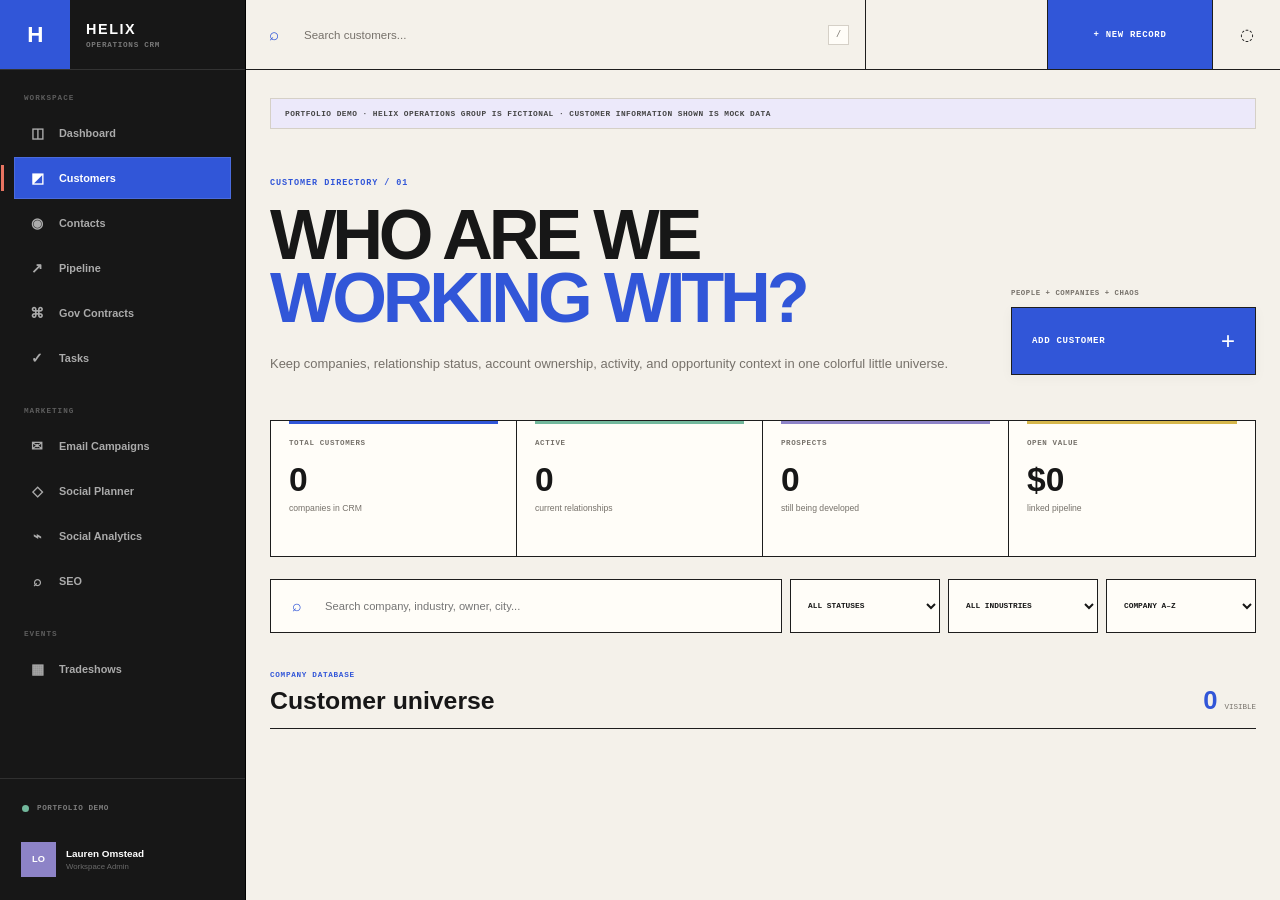
<file: customers.html>
<!DOCTYPE html>
<html lang="en">

<head>

    <meta charset="UTF-8">

    <meta
        name="viewport"
        content="width=device-width, initial-scale=1.0"
    >

    <title>
        Customers | Helix CRM
    </title>

    <link
        rel="stylesheet"
        href="css/global.css"
    >

    <link
        rel="stylesheet"
        href="css/customers.css"
    >

</head>


<body>


    <div class="app-shell">


        <!-- =================================================
             SIDEBAR
             ================================================= -->

        <aside class="sidebar">


            <div class="sidebar-brand">

                <a
                    href="index.html"
                    class="brand-link"
                >

                    <div class="brand-mark">
                        H
                    </div>

                    <div class="brand-copy">

                        <strong>
                            HELIX
                        </strong>

                        <span>
                            OPERATIONS CRM
                        </span>

                    </div>

                </a>

            </div>



            <nav class="sidebar-nav">


                <div class="nav-group">

                    <span class="nav-group-label">
                        WORKSPACE
                    </span>


                    <a
                        href="index.html"
                        class="nav-link"
                    >

                        <span class="nav-icon">
                            ◫
                        </span>

                        <span>
                            Dashboard
                        </span>

                    </a>


                    <a
                        href="customers.html"
                        class="nav-link active"
                    >

                        <span class="nav-icon">
                            ◩
                        </span>

                        <span>
                            Customers
                        </span>

                    </a>


                    <a
                        href="contacts.html"
                        class="nav-link"
                    >

                        <span class="nav-icon">
                            ◉
                        </span>

                        <span>
                            Contacts
                        </span>

                    </a>


                    <a
                        href="pipeline.html"
                        class="nav-link"
                    >

                        <span class="nav-icon">
                            ↗
                        </span>

                        <span>
                            Pipeline
                        </span>

                    </a>


                    <a
                        href="contracts.html"
                        class="nav-link"
                    >

                        <span class="nav-icon">
                            ⌘
                        </span>

                        <span>
                            Gov Contracts
                        </span>

                    </a>


                    <a
                        href="tasks.html"
                        class="nav-link"
                    >

                        <span class="nav-icon">
                            ✓
                        </span>

                        <span>
                            Tasks
                        </span>

                    </a>

                </div>



                <div class="nav-group">

                    <span class="nav-group-label">
                        MARKETING
                    </span>


                    <a
                        href="email.html"
                        class="nav-link"
                    >

                        <span class="nav-icon">
                            ✉
                        </span>

                        <span>
                            Email Campaigns
                        </span>

                    </a>


                    <a
                        href="social-planner.html"
                        class="nav-link"
                    >

                        <span class="nav-icon">
                            ◇
                        </span>

                        <span>
                            Social Planner
                        </span>

                    </a>


                    <a
                        href="social-analytics.html"
                        class="nav-link"
                    >

                        <span class="nav-icon">
                            ⌁
                        </span>

                        <span>
                            Social Analytics
                        </span>

                    </a>


                    <a
                        href="seo.html"
                        class="nav-link"
                    >

                        <span class="nav-icon">
                            ⌕
                        </span>

                        <span>
                            SEO
                        </span>

                    </a>

                </div>



                <div class="nav-group">

                    <span class="nav-group-label">
                        EVENTS
                    </span>


                    <a
                        href="tradeshows.html"
                        class="nav-link"
                    >

                        <span class="nav-icon">
                            ▦
                        </span>

                        <span>
                            Tradeshows
                        </span>

                    </a>

                </div>


            </nav>



            <div class="sidebar-footer">

                <div class="demo-chip">

                    <span class="demo-dot"></span>

                    Portfolio Demo

                </div>


                <div class="user-card">

                    <div class="user-avatar">
                        LO
                    </div>


                    <div class="user-copy">

                        <strong>
                            Lauren Omstead
                        </strong>

                        <span>
                            Workspace Admin
                        </span>

                    </div>

                </div>

            </div>


        </aside>



        <!-- =================================================
             MAIN
             ================================================= -->

        <div class="main-shell">


            <!-- =============================================
                 TOPBAR
                 ============================================= -->

            <header class="topbar">


                <div class="topbar-search">

                    <span>
                        ⌕
                    </span>

                    <input
                        id="globalSearch"
                        type="search"
                        placeholder="Search customers..."
                        autocomplete="off"
                    >

                    <kbd>
                        /
                    </kbd>

                </div>



                <div class="topbar-actions">


                    <button
                        id="quickCreateButton"
                        class="quick-create"
                        type="button"
                    >

                        <span>
                            + NEW RECORD
                        </span>

                    </button>


                    <button
                        class="icon-button"
                        type="button"
                        aria-label="Notifications"
                    >
                        ◌
                    </button>


                </div>


            </header>



            <!-- =============================================
                 PAGE
                 ============================================= -->

            <main class="customers-page">


                <div class="demo-notice">

                    Portfolio Demo · Helix Operations Group is fictional · Customer information shown is mock data

                </div>



                <!-- =========================================
                     HERO
                     ========================================= -->

                <section class="customers-hero">


                    <div class="hero-copy">

                        <span class="eyebrow">
                            CUSTOMER DIRECTORY / 01
                        </span>


                        <h1>

                            WHO ARE WE
                            <span>WORKING WITH?</span>

                        </h1>


                        <p>

                            Keep companies, relationship status,
                            account ownership, activity, and opportunity
                            context in one colorful little universe.

                        </p>

                    </div>



                    <div class="hero-action-wrap">


                        <div class="hero-sticker">
                            PEOPLE + COMPANIES + CHAOS
                        </div>


                        <button
                            id="addCustomerButton"
                            class="add-customer-button"
                            type="button"
                        >

                            <span>
                                ADD CUSTOMER
                            </span>

                            <strong>
                                +
                            </strong>

                        </button>


                    </div>


                </section>



                <!-- =========================================
                     METRICS
                     ========================================= -->

                <section class="customer-metrics">


                    <article class="customer-metric metric-total">

                        <span>
                            TOTAL CUSTOMERS
                        </span>

                        <strong id="metricTotal">
                            0
                        </strong>

                        <small>
                            companies in CRM
                        </small>

                    </article>


                    <article class="customer-metric metric-active">

                        <span>
                            ACTIVE
                        </span>

                        <strong id="metricActive">
                            0
                        </strong>

                        <small>
                            current relationships
                        </small>

                    </article>


                    <article class="customer-metric metric-prospect">

                        <span>
                            PROSPECTS
                        </span>

                        <strong id="metricProspects">
                            0
                        </strong>

                        <small>
                            still being developed
                        </small>

                    </article>


                    <article class="customer-metric metric-value">

                        <span>
                            OPEN VALUE
                        </span>

                        <strong id="metricValue">
                            $0
                        </strong>

                        <small>
                            linked pipeline
                        </small>

                    </article>


                </section>



                <!-- =========================================
                     TOOLBAR
                     ========================================= -->

                <section class="customer-toolbar">


                    <label class="customer-search">

                        <span>
                            ⌕
                        </span>

                        <input
                            id="customerSearch"
                            type="search"
                            placeholder="Search company, industry, owner, city..."
                            autocomplete="off"
                        >

                    </label>



                    <select id="statusFilter">

                        <option value="">
                            ALL STATUSES
                        </option>

                        <option value="active">
                            ACTIVE
                        </option>

                        <option value="prospect">
                            PROSPECT
                        </option>

                        <option value="inactive">
                            INACTIVE
                        </option>

                        <option value="partner">
                            PARTNER
                        </option>

                    </select>



                    <select id="industryFilter">

                        <option value="">
                            ALL INDUSTRIES
                        </option>

                    </select>



                    <select id="customerSort">

                        <option value="company">
                            COMPANY A–Z
                        </option>

                        <option value="recent">
                            RECENTLY UPDATED
                        </option>

                        <option value="value">
                            HIGHEST VALUE
                        </option>

                        <option value="owner">
                            OWNER
                        </option>

                    </select>


                </section>



                <!-- =========================================
                     DIRECTORY HEADER
                     ========================================= -->

                <section class="directory-heading">


                    <div>

                        <span>
                            COMPANY DATABASE
                        </span>

                        <h2>
                            Customer universe
                        </h2>

                    </div>


                    <div class="visible-count">

                        <strong id="visibleCustomerCount">
                            0
                        </strong>

                        <span>
                            VISIBLE
                        </span>

                    </div>


                </section>



                <!-- =========================================
                     CUSTOMER GRID
                     ========================================= -->

                <section
                    id="customerGrid"
                    class="customer-grid"
                >
                </section>


            </main>


        </div>


    </div>



    <!-- =====================================================
         QUICK CREATE MENU
         ===================================================== -->

    <div
        id="quickCreateMenu"
        class="quick-create-menu"
        hidden
    >

        <div class="quick-menu-header">
            CREATE NEW
        </div>

        <a href="customers.html?action=new">
            Customer
            <span>→</span>
        </a>

        <a href="contacts.html?action=new">
            Contact
            <span>→</span>
        </a>

        <a href="pipeline.html?action=new">
            Opportunity
            <span>→</span>
        </a>

        <a href="tasks.html?action=new">
            Task
            <span>→</span>
        </a>

        <a href="contracts.html?action=new">
            Contract Record
            <span>→</span>
        </a>

    </div>



    <!-- =====================================================
         DRAWER OVERLAY
         ===================================================== -->

    <div
        id="customerOverlay"
        class="customer-overlay"
        hidden
    >
    </div>



    <!-- =====================================================
         CUSTOMER DRAWER
         ===================================================== -->

    <aside
        id="customerDrawer"
        class="customer-drawer"
        hidden
        aria-label="Customer editor"
    >


        <div class="drawer-top">


            <div>

                <span class="drawer-kicker">
                    COMPANY RECORD
                </span>

                <h2 id="drawerTitle">
                    Add customer
                </h2>

            </div>


            <button
                id="drawerCloseButton"
                class="drawer-close"
                type="button"
                aria-label="Close customer editor"
            >
                ×
            </button>


        </div>



        <form
            id="customerForm"
            class="customer-form"
        >


            <input
                id="editingCustomerId"
                type="hidden"
            >



            <div class="form-group full">

                <label for="customerName">
                    Company Name
                </label>

                <input
                    id="customerName"
                    type="text"
                    placeholder="Company name"
                    required
                >

            </div>



            <div class="form-group">

                <label for="customerStatus">
                    Status
                </label>

                <select id="customerStatus">

                    <option value="prospect">
                        Prospect
                    </option>

                    <option value="active">
                        Active
                    </option>

                    <option value="partner">
                        Partner
                    </option>

                    <option value="inactive">
                        Inactive
                    </option>

                </select>

            </div>



            <div class="form-group">

                <label for="customerIndustry">
                    Industry
                </label>

                <input
                    id="customerIndustry"
                    type="text"
                    placeholder="Rail, aerospace, manufacturing..."
                >

            </div>



            <div class="form-group">

                <label for="customerOwner">
                    Account Owner
                </label>

                <input
                    id="customerOwner"
                    type="text"
                    placeholder="Team member"
                >

            </div>



            <div class="form-group">

                <label for="customerWebsite">
                    Website
                </label>

                <input
                    id="customerWebsite"
                    type="text"
                    placeholder="example.com"
                >

            </div>



            <div class="form-group">

                <label for="customerCity">
                    City
                </label>

                <input
                    id="customerCity"
                    type="text"
                    placeholder="City"
                >

            </div>



            <div class="form-group">

                <label for="customerState">
                    State / Region
                </label>

                <input
                    id="customerState"
                    type="text"
                    placeholder="NY"
                >

            </div>



            <div class="form-group">

                <label for="customerEmployees">
                    Company Size
                </label>

                <select id="customerEmployees">

                    <option value="">
                        Unknown
                    </option>

                    <option value="1-50">
                        1–50
                    </option>

                    <option value="51-250">
                        51–250
                    </option>

                    <option value="251-1000">
                        251–1,000
                    </option>

                    <option value="1001-5000">
                        1,001–5,000
                    </option>

                    <option value="5000+">
                        5,000+
                    </option>

                </select>

            </div>



            <div class="form-group">

                <label for="customerPriority">
                    Relationship Priority
                </label>

                <select id="customerPriority">

                    <option value="normal">
                        Normal
                    </option>

                    <option value="high">
                        High
                    </option>

                    <option value="strategic">
                        Strategic
                    </option>

                    <option value="low">
                        Low
                    </option>

                </select>

            </div>



            <div class="form-group full">

                <label for="customerDescription">
                    Company Overview
                </label>

                <textarea
                    id="customerDescription"
                    rows="5"
                    placeholder="What does this company do, and why does it matter?"
                ></textarea>

            </div>



            <div class="form-group full">

                <label for="customerNotes">
                    Relationship Notes
                </label>

                <textarea
                    id="customerNotes"
                    rows="6"
                    placeholder="Current relationship, history, priorities, next steps..."
                ></textarea>

            </div>



            <div class="drawer-actions full">


                <button
                    id="cancelCustomerButton"
                    class="secondary-button"
                    type="button"
                >
                    CANCEL
                </button>


                <button
                    class="save-button"
                    type="submit"
                >

                    <span id="saveCustomerLabel">
                        SAVE CUSTOMER
                    </span>

                    <strong>
                        →
                    </strong>

                </button>


            </div>


        </form>


    </aside>



    <script src="js/config.js"></script>

    <script src="js/customers.js"></script>


</body>

</html>
</file>
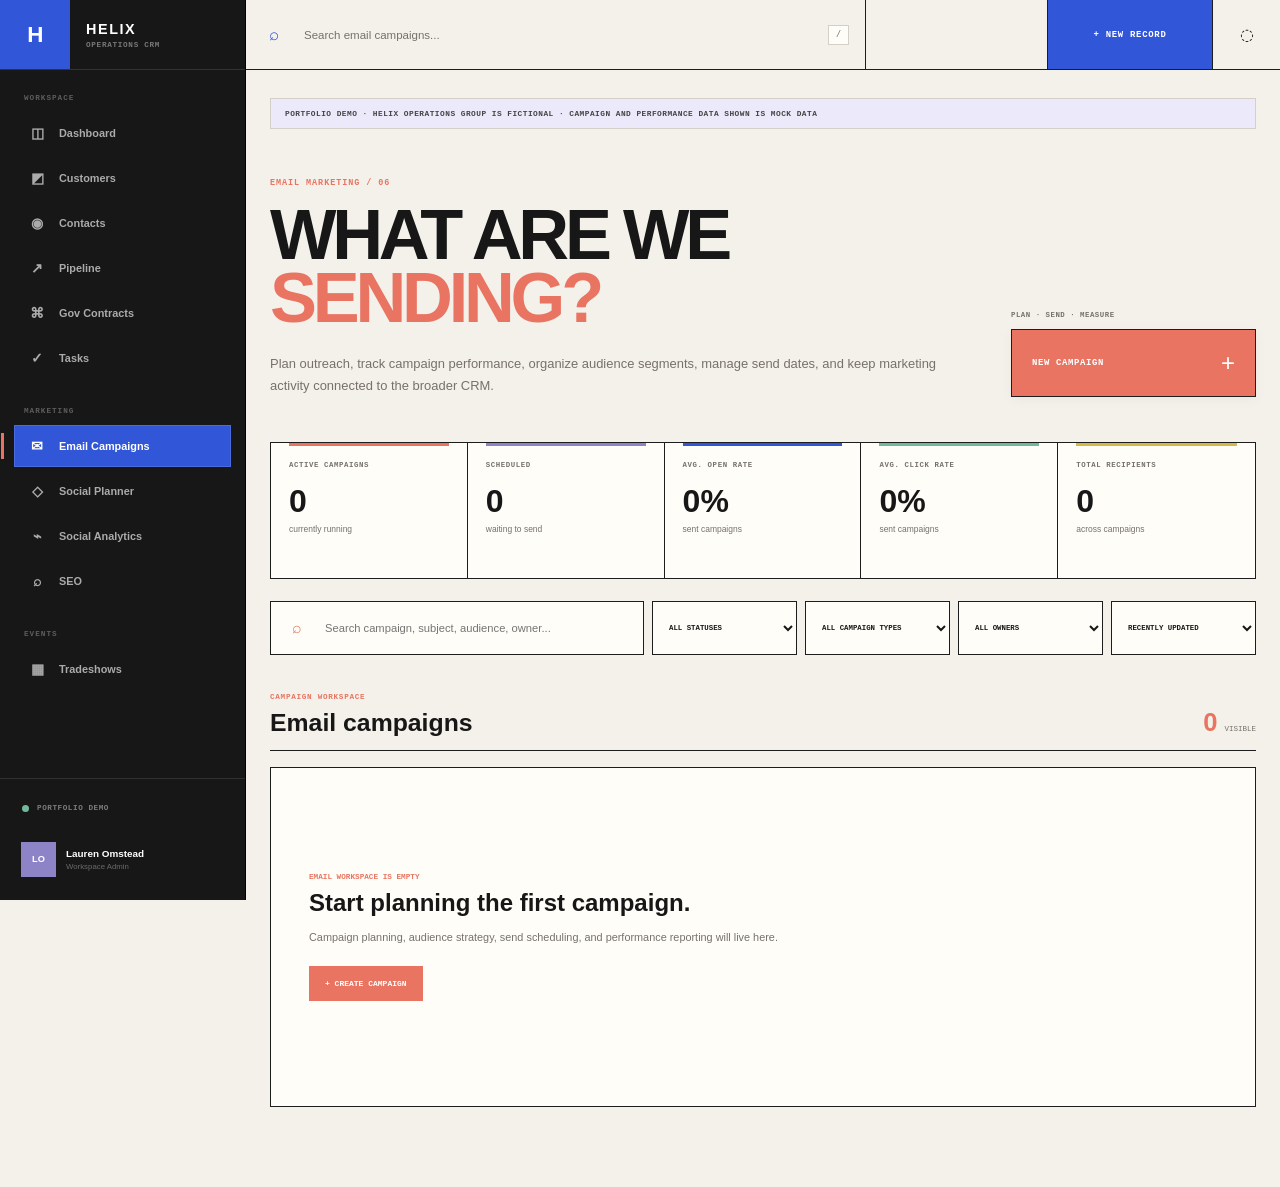
<file: email.html>
<!DOCTYPE html>
<html lang="en">

<head>

    <meta charset="UTF-8">

    <meta
        name="viewport"
        content="width=device-width, initial-scale=1.0"
    >

    <title>
        Email Campaigns | Helix CRM
    </title>

    <link
        rel="stylesheet"
        href="css/global.css"
    >

    <link
        rel="stylesheet"
        href="css/email.css"
    >

</head>


<body>


    <div class="app-shell">


        <!-- =================================================
             SIDEBAR
             ================================================= -->

        <aside class="sidebar">


            <div class="sidebar-brand">

                <a
                    href="index.html"
                    class="brand-link"
                >

                    <div class="brand-mark">
                        H
                    </div>


                    <div class="brand-copy">

                        <strong>
                            HELIX
                        </strong>

                        <span>
                            OPERATIONS CRM
                        </span>

                    </div>

                </a>

            </div>



            <nav class="sidebar-nav">


                <div class="nav-group">

                    <span class="nav-group-label">
                        WORKSPACE
                    </span>


                    <a
                        href="index.html"
                        class="nav-link"
                    >

                        <span class="nav-icon">
                            ◫
                        </span>

                        <span>
                            Dashboard
                        </span>

                    </a>


                    <a
                        href="customers.html"
                        class="nav-link"
                    >

                        <span class="nav-icon">
                            ◩
                        </span>

                        <span>
                            Customers
                        </span>

                    </a>


                    <a
                        href="contacts.html"
                        class="nav-link"
                    >

                        <span class="nav-icon">
                            ◉
                        </span>

                        <span>
                            Contacts
                        </span>

                    </a>


                    <a
                        href="pipeline.html"
                        class="nav-link"
                    >

                        <span class="nav-icon">
                            ↗
                        </span>

                        <span>
                            Pipeline
                        </span>

                    </a>


                    <a
                        href="contracts.html"
                        class="nav-link"
                    >

                        <span class="nav-icon">
                            ⌘
                        </span>

                        <span>
                            Gov Contracts
                        </span>

                    </a>


                    <a
                        href="tasks.html"
                        class="nav-link"
                    >

                        <span class="nav-icon">
                            ✓
                        </span>

                        <span>
                            Tasks
                        </span>

                    </a>

                </div>



                <div class="nav-group">

                    <span class="nav-group-label">
                        MARKETING
                    </span>


                    <a
                        href="email.html"
                        class="nav-link active"
                    >

                        <span class="nav-icon">
                            ✉
                        </span>

                        <span>
                            Email Campaigns
                        </span>

                    </a>


                    <a
                        href="social-planner.html"
                        class="nav-link"
                    >

                        <span class="nav-icon">
                            ◇
                        </span>

                        <span>
                            Social Planner
                        </span>

                    </a>


                    <a
                        href="social-analytics.html"
                        class="nav-link"
                    >

                        <span class="nav-icon">
                            ⌁
                        </span>

                        <span>
                            Social Analytics
                        </span>

                    </a>


                    <a
                        href="seo.html"
                        class="nav-link"
                    >

                        <span class="nav-icon">
                            ⌕
                        </span>

                        <span>
                            SEO
                        </span>

                    </a>

                </div>



                <div class="nav-group">

                    <span class="nav-group-label">
                        EVENTS
                    </span>


                    <a
                        href="tradeshows.html"
                        class="nav-link"
                    >

                        <span class="nav-icon">
                            ▦
                        </span>

                        <span>
                            Tradeshows
                        </span>

                    </a>

                </div>


            </nav>



            <div class="sidebar-footer">

                <div class="demo-chip">

                    <span class="demo-dot"></span>

                    Portfolio Demo

                </div>


                <div class="user-card">

                    <div class="user-avatar">
                        LO
                    </div>


                    <div class="user-copy">

                        <strong>
                            Lauren Omstead
                        </strong>

                        <span>
                            Workspace Admin
                        </span>

                    </div>

                </div>

            </div>


        </aside>



        <!-- =================================================
             MAIN
             ================================================= -->

        <div class="main-shell">


            <header class="topbar">


                <div class="topbar-search">

                    <span>
                        ⌕
                    </span>

                    <input
                        id="globalSearch"
                        type="search"
                        placeholder="Search email campaigns..."
                        autocomplete="off"
                    >

                    <kbd>
                        /
                    </kbd>

                </div>



                <div class="topbar-actions">


                    <button
                        id="quickCreateButton"
                        class="quick-create"
                        type="button"
                    >

                        <span>
                            + NEW RECORD
                        </span>

                    </button>


                    <button
                        class="icon-button"
                        type="button"
                        aria-label="Notifications"
                    >
                        ◌
                    </button>


                </div>


            </header>



            <!-- =============================================
                 PAGE
                 ============================================= -->

            <main class="email-page">


                <div class="demo-notice">

                    Portfolio Demo · Helix Operations Group is fictional · Campaign and performance data shown is mock data

                </div>



                <!-- =========================================
                     HERO
                     ========================================= -->

                <section class="email-hero">


                    <div class="hero-copy">

                        <span class="eyebrow">
                            EMAIL MARKETING / 06
                        </span>


                        <h1>

                            WHAT ARE WE
                            <span>SENDING?</span>

                        </h1>


                        <p>

                            Plan outreach, track campaign performance,
                            organize audience segments, manage send dates,
                            and keep marketing activity connected to the
                            broader CRM.

                        </p>

                    </div>



                    <div class="hero-action-wrap">

                        <span class="hero-label">
                            PLAN · SEND · MEASURE
                        </span>


                        <button
                            id="addCampaignButton"
                            class="add-campaign-button"
                            type="button"
                        >

                            <span>
                                NEW CAMPAIGN
                            </span>

                            <strong>
                                +
                            </strong>

                        </button>

                    </div>


                </section>



                <!-- =========================================
                     METRICS
                     ========================================= -->

                <section class="email-metrics">


                    <article class="email-metric metric-active">

                        <span>
                            ACTIVE CAMPAIGNS
                        </span>

                        <strong id="metricActive">
                            0
                        </strong>

                        <small>
                            currently running
                        </small>

                    </article>


                    <article class="email-metric metric-scheduled">

                        <span>
                            SCHEDULED
                        </span>

                        <strong id="metricScheduled">
                            0
                        </strong>

                        <small>
                            waiting to send
                        </small>

                    </article>


                    <article class="email-metric metric-open">

                        <span>
                            AVG. OPEN RATE
                        </span>

                        <strong id="metricOpenRate">
                            0%
                        </strong>

                        <small>
                            sent campaigns
                        </small>

                    </article>


                    <article class="email-metric metric-click">

                        <span>
                            AVG. CLICK RATE
                        </span>

                        <strong id="metricClickRate">
                            0%
                        </strong>

                        <small>
                            sent campaigns
                        </small>

                    </article>


                    <article class="email-metric metric-recipients">

                        <span>
                            TOTAL RECIPIENTS
                        </span>

                        <strong id="metricRecipients">
                            0
                        </strong>

                        <small>
                            across campaigns
                        </small>

                    </article>


                </section>



                <!-- =========================================
                     TOOLBAR
                     ========================================= -->

                <section class="email-toolbar">


                    <label class="email-search">

                        <span>
                            ⌕
                        </span>

                        <input
                            id="campaignSearch"
                            type="search"
                            placeholder="Search campaign, subject, audience, owner..."
                            autocomplete="off"
                        >

                    </label>



                    <select id="statusFilter">

                        <option value="">
                            ALL STATUSES
                        </option>

                        <option value="draft">
                            DRAFT
                        </option>

                        <option value="scheduled">
                            SCHEDULED
                        </option>

                        <option value="active">
                            ACTIVE
                        </option>

                        <option value="sent">
                            SENT
                        </option>

                        <option value="paused">
                            PAUSED
                        </option>

                        <option value="archived">
                            ARCHIVED
                        </option>

                    </select>



                    <select id="typeFilter">

                        <option value="">
                            ALL CAMPAIGN TYPES
                        </option>

                        <option value="outreach">
                            OUTREACH
                        </option>

                        <option value="nurture">
                            NURTURE
                        </option>

                        <option value="newsletter">
                            NEWSLETTER
                        </option>

                        <option value="event">
                            EVENT
                        </option>

                        <option value="follow-up">
                            FOLLOW-UP
                        </option>

                        <option value="announcement">
                            ANNOUNCEMENT
                        </option>

                    </select>



                    <select id="ownerFilter">

                        <option value="">
                            ALL OWNERS
                        </option>

                    </select>



                    <select id="campaignSort">

                        <option value="recent">
                            RECENTLY UPDATED
                        </option>

                        <option value="send-date">
                            SEND DATE
                        </option>

                        <option value="open-rate">
                            OPEN RATE
                        </option>

                        <option value="click-rate">
                            CLICK RATE
                        </option>

                        <option value="name">
                            NAME A–Z
                        </option>

                    </select>


                </section>



                <!-- =========================================
                     CAMPAIGN HEADING
                     ========================================= -->

                <section class="campaign-heading">


                    <div>

                        <span>
                            CAMPAIGN WORKSPACE
                        </span>

                        <h2>
                            Email campaigns
                        </h2>

                    </div>


                    <div class="visible-count">

                        <strong id="visibleCampaignCount">
                            0
                        </strong>

                        <span>
                            VISIBLE
                        </span>

                    </div>


                </section>



                <!-- =========================================
                     CAMPAIGN LIST
                     ========================================= -->

                <section
                    id="campaignList"
                    class="campaign-list"
                >
                </section>


            </main>


        </div>


    </div>



    <!-- =====================================================
         QUICK CREATE
         ===================================================== -->

    <div
        id="quickCreateMenu"
        class="quick-create-menu"
        hidden
    >

        <div class="quick-menu-header">
            CREATE NEW
        </div>

        <a href="customers.html?action=new">
            Customer
            <span>→</span>
        </a>

        <a href="contacts.html?action=new">
            Contact
            <span>→</span>
        </a>

        <a href="pipeline.html?action=new">
            Opportunity
            <span>→</span>
        </a>

        <a href="tasks.html?action=new">
            Task
            <span>→</span>
        </a>

        <a href="contracts.html?action=new">
            Contract Record
            <span>→</span>
        </a>

    </div>



    <!-- =====================================================
         OVERLAY
         ===================================================== -->

    <div
        id="campaignOverlay"
        class="campaign-overlay"
        hidden
    >
    </div>



    <!-- =====================================================
         CAMPAIGN DRAWER
         ===================================================== -->

    <aside
        id="campaignDrawer"
        class="campaign-drawer"
        hidden
        aria-label="Campaign editor"
    >


        <div class="drawer-top">


            <div>

                <span class="drawer-kicker">
                    EMAIL CAMPAIGN
                </span>

                <h2 id="drawerTitle">
                    New campaign
                </h2>

            </div>


            <button
                id="drawerCloseButton"
                class="drawer-close"
                type="button"
                aria-label="Close campaign editor"
            >
                ×
            </button>


        </div>



        <form
            id="campaignForm"
            class="campaign-form"
        >


            <input
                id="editingCampaignId"
                type="hidden"
            >



            <div class="form-group full">

                <label for="campaignName">
                    Campaign Name
                </label>

                <input
                    id="campaignName"
                    type="text"
                    placeholder="Campaign name"
                    required
                >

            </div>



            <div class="form-group">

                <label for="campaignType">
                    Campaign Type
                </label>

                <select id="campaignType">

                    <option value="outreach">
                        Outreach
                    </option>

                    <option value="nurture">
                        Nurture
                    </option>

                    <option value="newsletter">
                        Newsletter
                    </option>

                    <option value="event">
                        Event
                    </option>

                    <option value="follow-up">
                        Follow-Up
                    </option>

                    <option value="announcement">
                        Announcement
                    </option>

                </select>

            </div>



            <div class="form-group">

                <label for="campaignStatus">
                    Status
                </label>

                <select id="campaignStatus">

                    <option value="draft">
                        Draft
                    </option>

                    <option value="scheduled">
                        Scheduled
                    </option>

                    <option value="active">
                        Active
                    </option>

                    <option value="sent">
                        Sent
                    </option>

                    <option value="paused">
                        Paused
                    </option>

                    <option value="archived">
                        Archived
                    </option>

                </select>

            </div>



            <div class="form-group">

                <label for="campaignOwner">
                    Owner
                </label>

                <input
                    id="campaignOwner"
                    type="text"
                    placeholder="Team member"
                >

            </div>



            <div class="form-group">

                <label for="campaignAudience">
                    Audience Segment
                </label>

                <input
                    id="campaignAudience"
                    type="text"
                    placeholder="Rail OEMs, engineers, expo leads..."
                >

            </div>



            <div class="form-group full">

                <label for="campaignSubject">
                    Subject Line
                </label>

                <input
                    id="campaignSubject"
                    type="text"
                    placeholder="Email subject line"
                >

            </div>



            <div class="form-group full">

                <label for="campaignPreviewText">
                    Preview Text
                </label>

                <input
                    id="campaignPreviewText"
                    type="text"
                    placeholder="Short inbox preview"
                >

            </div>



            <div class="form-group">

                <label for="campaignSendDate">
                    Send Date
                </label>

                <input
                    id="campaignSendDate"
                    type="date"
                >

            </div>



            <div class="form-group">

                <label for="campaignSendTime">
                    Send Time
                </label>

                <input
                    id="campaignSendTime"
                    type="time"
                >

            </div>



            <div class="form-group">

                <label for="campaignRecipients">
                    Recipients
                </label>

                <input
                    id="campaignRecipients"
                    type="number"
                    min="0"
                    step="1"
                    value="0"
                >

            </div>



            <div class="form-group">

                <label for="campaignDelivered">
                    Delivered
                </label>

                <input
                    id="campaignDelivered"
                    type="number"
                    min="0"
                    step="1"
                    value="0"
                >

            </div>



            <div class="form-group">

                <label for="campaignOpenRate">
                    Open Rate %
                </label>

                <input
                    id="campaignOpenRate"
                    type="number"
                    min="0"
                    max="100"
                    step=".1"
                    value="0"
                >

            </div>



            <div class="form-group">

                <label for="campaignClickRate">
                    Click Rate %
                </label>

                <input
                    id="campaignClickRate"
                    type="number"
                    min="0"
                    max="100"
                    step=".1"
                    value="0"
                >

            </div>



            <div class="form-group">

                <label for="campaignReplies">
                    Replies
                </label>

                <input
                    id="campaignReplies"
                    type="number"
                    min="0"
                    step="1"
                    value="0"
                >

            </div>



            <div class="form-group">

                <label for="campaignConversions">
                    Conversions / Leads
                </label>

                <input
                    id="campaignConversions"
                    type="number"
                    min="0"
                    step="1"
                    value="0"
                >

            </div>



            <div class="form-group full">

                <label for="campaignGoal">
                    Campaign Goal
                </label>

                <textarea
                    id="campaignGoal"
                    rows="4"
                    placeholder="What should this campaign accomplish?"
                ></textarea>

            </div>



            <div class="form-group full">

                <label for="campaignBody">
                    Content Summary
                </label>

                <textarea
                    id="campaignBody"
                    rows="6"
                    placeholder="Summarize the email content, offer, messaging, CTA..."
                ></textarea>

            </div>



            <div class="form-group full">

                <label for="campaignCta">
                    Primary CTA
                </label>

                <input
                    id="campaignCta"
                    type="text"
                    placeholder="Schedule a call, visit page, download resource..."
                >

            </div>



            <div class="form-group full">

                <label for="campaignNotes">
                    Internal Notes
                </label>

                <textarea
                    id="campaignNotes"
                    rows="5"
                    placeholder="Testing notes, audience decisions, results, follow-up..."
                ></textarea>

            </div>



            <div class="drawer-actions full">


                <button
                    id="cancelCampaignButton"
                    class="secondary-button"
                    type="button"
                >
                    CANCEL
                </button>


                <button
                    class="save-button"
                    type="submit"
                >

                    <span id="saveCampaignLabel">
                        SAVE CAMPAIGN
                    </span>

                    <strong>
                        →
                    </strong>

                </button>


            </div>


        </form>


    </aside>



    <script src="js/config.js"></script>
    <script src="js/email.js"></script>


</body>

</html>
</file>
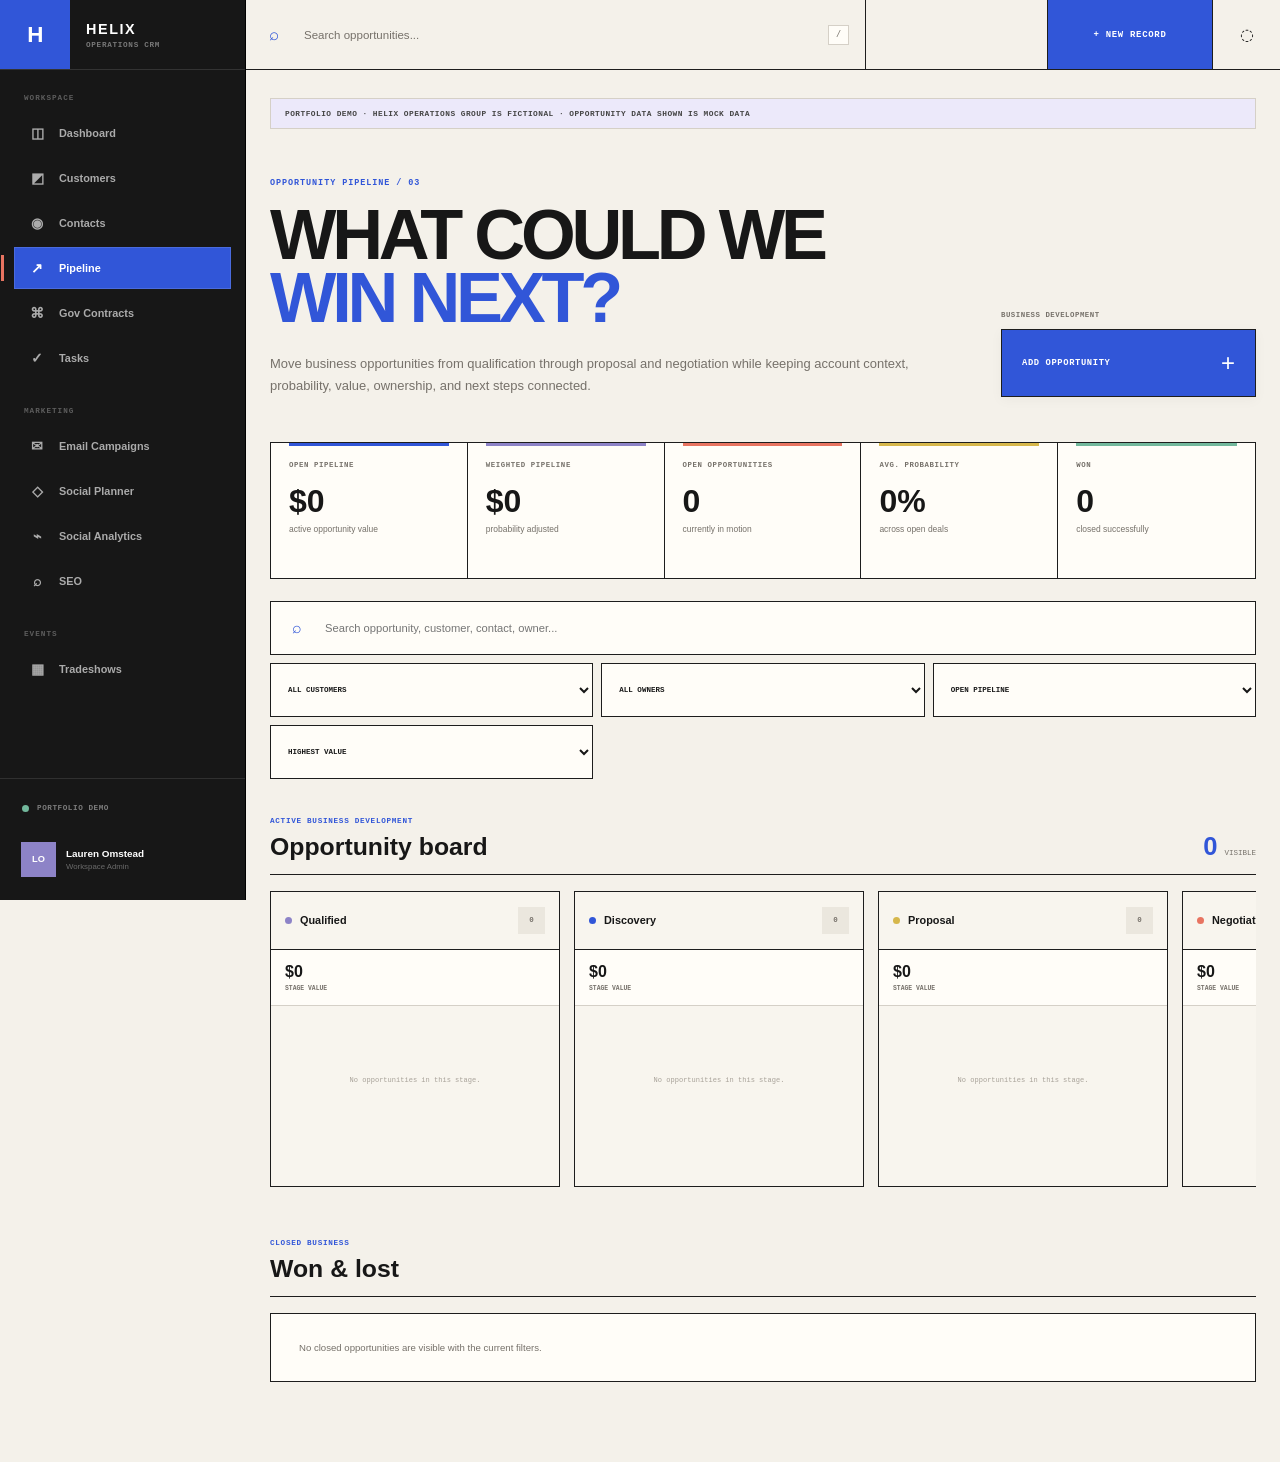
<file: pipeline.html>
<!DOCTYPE html>
<html lang="en">

<head>

    <meta charset="UTF-8">

    <meta
        name="viewport"
        content="width=device-width, initial-scale=1.0"
    >

    <title>
        Pipeline | Helix CRM
    </title>

    <link
        rel="stylesheet"
        href="css/global.css"
    >

    <link
        rel="stylesheet"
        href="css/pipeline.css"
    >

</head>


<body>


    <div class="app-shell">


        <!-- =================================================
             SIDEBAR
             ================================================= -->

        <aside class="sidebar">


            <div class="sidebar-brand">

                <a
                    href="index.html"
                    class="brand-link"
                >

                    <div class="brand-mark">
                        H
                    </div>


                    <div class="brand-copy">

                        <strong>
                            HELIX
                        </strong>

                        <span>
                            OPERATIONS CRM
                        </span>

                    </div>

                </a>

            </div>



            <nav class="sidebar-nav">


                <div class="nav-group">

                    <span class="nav-group-label">
                        WORKSPACE
                    </span>


                    <a
                        href="index.html"
                        class="nav-link"
                    >

                        <span class="nav-icon">
                            ◫
                        </span>

                        <span>
                            Dashboard
                        </span>

                    </a>


                    <a
                        href="customers.html"
                        class="nav-link"
                    >

                        <span class="nav-icon">
                            ◩
                        </span>

                        <span>
                            Customers
                        </span>

                    </a>


                    <a
                        href="contacts.html"
                        class="nav-link"
                    >

                        <span class="nav-icon">
                            ◉
                        </span>

                        <span>
                            Contacts
                        </span>

                    </a>


                    <a
                        href="pipeline.html"
                        class="nav-link active"
                    >

                        <span class="nav-icon">
                            ↗
                        </span>

                        <span>
                            Pipeline
                        </span>

                    </a>


                    <a
                        href="contracts.html"
                        class="nav-link"
                    >

                        <span class="nav-icon">
                            ⌘
                        </span>

                        <span>
                            Gov Contracts
                        </span>

                    </a>


                    <a
                        href="tasks.html"
                        class="nav-link"
                    >

                        <span class="nav-icon">
                            ✓
                        </span>

                        <span>
                            Tasks
                        </span>

                    </a>

                </div>



                <div class="nav-group">

                    <span class="nav-group-label">
                        MARKETING
                    </span>


                    <a
                        href="email.html"
                        class="nav-link"
                    >

                        <span class="nav-icon">
                            ✉
                        </span>

                        <span>
                            Email Campaigns
                        </span>

                    </a>


                    <a
                        href="social-planner.html"
                        class="nav-link"
                    >

                        <span class="nav-icon">
                            ◇
                        </span>

                        <span>
                            Social Planner
                        </span>

                    </a>


                    <a
                        href="social-analytics.html"
                        class="nav-link"
                    >

                        <span class="nav-icon">
                            ⌁
                        </span>

                        <span>
                            Social Analytics
                        </span>

                    </a>


                    <a
                        href="seo.html"
                        class="nav-link"
                    >

                        <span class="nav-icon">
                            ⌕
                        </span>

                        <span>
                            SEO
                        </span>

                    </a>

                </div>



                <div class="nav-group">

                    <span class="nav-group-label">
                        EVENTS
                    </span>


                    <a
                        href="tradeshows.html"
                        class="nav-link"
                    >

                        <span class="nav-icon">
                            ▦
                        </span>

                        <span>
                            Tradeshows
                        </span>

                    </a>

                </div>


            </nav>



            <div class="sidebar-footer">

                <div class="demo-chip">

                    <span class="demo-dot"></span>

                    Portfolio Demo

                </div>


                <div class="user-card">

                    <div class="user-avatar">
                        LO
                    </div>


                    <div class="user-copy">

                        <strong>
                            Lauren Omstead
                        </strong>

                        <span>
                            Workspace Admin
                        </span>

                    </div>

                </div>

            </div>


        </aside>



        <!-- =================================================
             MAIN
             ================================================= -->

        <div class="main-shell">


            <!-- =============================================
                 TOPBAR
                 ============================================= -->

            <header class="topbar">


                <div class="topbar-search">

                    <span>
                        ⌕
                    </span>

                    <input
                        id="globalSearch"
                        type="search"
                        placeholder="Search opportunities..."
                        autocomplete="off"
                    >

                    <kbd>
                        /
                    </kbd>

                </div>



                <div class="topbar-actions">


                    <button
                        id="quickCreateButton"
                        class="quick-create"
                        type="button"
                    >

                        <span>
                            + NEW RECORD
                        </span>

                    </button>


                    <button
                        class="icon-button"
                        type="button"
                        aria-label="Notifications"
                    >
                        ◌
                    </button>


                </div>


            </header>



            <!-- =============================================
                 PAGE
                 ============================================= -->

            <main class="pipeline-page">


                <div class="demo-notice">

                    Portfolio Demo · Helix Operations Group is fictional · Opportunity data shown is mock data

                </div>



                <!-- =========================================
                     HERO
                     ========================================= -->

                <section class="pipeline-hero">


                    <div class="hero-copy">

                        <span class="eyebrow">
                            OPPORTUNITY PIPELINE / 03
                        </span>


                        <h1>

                            WHAT COULD WE
                            <span>WIN NEXT?</span>

                        </h1>


                        <p>

                            Move business opportunities from qualification
                            through proposal and negotiation while keeping
                            account context, probability, value, ownership,
                            and next steps connected.

                        </p>

                    </div>



                    <div class="hero-action-wrap">

                        <span class="hero-label">
                            BUSINESS DEVELOPMENT
                        </span>


                        <button
                            id="addOpportunityButton"
                            class="add-opportunity-button"
                            type="button"
                        >

                            <span>
                                ADD OPPORTUNITY
                            </span>

                            <strong>
                                +
                            </strong>

                        </button>

                    </div>


                </section>



                <!-- =========================================
                     METRICS
                     ========================================= -->

                <section class="pipeline-metrics">


                    <article class="pipeline-metric metric-open">

                        <span>
                            OPEN PIPELINE
                        </span>

                        <strong id="metricOpenValue">
                            $0
                        </strong>

                        <small>
                            active opportunity value
                        </small>

                    </article>


                    <article class="pipeline-metric metric-weighted">

                        <span>
                            WEIGHTED PIPELINE
                        </span>

                        <strong id="metricWeightedValue">
                            $0
                        </strong>

                        <small>
                            probability adjusted
                        </small>

                    </article>


                    <article class="pipeline-metric metric-opportunities">

                        <span>
                            OPEN OPPORTUNITIES
                        </span>

                        <strong id="metricOpenCount">
                            0
                        </strong>

                        <small>
                            currently in motion
                        </small>

                    </article>


                    <article class="pipeline-metric metric-probability">

                        <span>
                            AVG. PROBABILITY
                        </span>

                        <strong id="metricProbability">
                            0%
                        </strong>

                        <small>
                            across open deals
                        </small>

                    </article>


                    <article class="pipeline-metric metric-won">

                        <span>
                            WON
                        </span>

                        <strong id="metricWon">
                            0
                        </strong>

                        <small>
                            closed successfully
                        </small>

                    </article>


                </section>



                <!-- =========================================
                     TOOLBAR
                     ========================================= -->

                <section class="pipeline-toolbar">


                    <label class="pipeline-search">

                        <span>
                            ⌕
                        </span>

                        <input
                            id="pipelineSearch"
                            type="search"
                            placeholder="Search opportunity, customer, contact, owner..."
                            autocomplete="off"
                        >

                    </label>



                    <select id="customerFilter">

                        <option value="">
                            ALL CUSTOMERS
                        </option>

                    </select>



                    <select id="ownerFilter">

                        <option value="">
                            ALL OWNERS
                        </option>

                    </select>



                    <select id="statusFilter">

                        <option value="open">
                            OPEN PIPELINE
                        </option>

                        <option value="">
                            ALL OPPORTUNITIES
                        </option>

                        <option value="won">
                            WON
                        </option>

                        <option value="lost">
                            LOST
                        </option>

                    </select>



                    <select id="pipelineSort">

                        <option value="value">
                            HIGHEST VALUE
                        </option>

                        <option value="probability">
                            HIGHEST PROBABILITY
                        </option>

                        <option value="recent">
                            RECENTLY UPDATED
                        </option>

                        <option value="company">
                            CUSTOMER A–Z
                        </option>

                        <option value="close-date">
                            CLOSE DATE
                        </option>

                    </select>


                </section>



                <!-- =========================================
                     BOARD HEADER
                     ========================================= -->

                <section class="pipeline-heading">


                    <div>

                        <span>
                            ACTIVE BUSINESS DEVELOPMENT
                        </span>

                        <h2>
                            Opportunity board
                        </h2>

                    </div>


                    <div class="visible-count">

                        <strong id="visibleOpportunityCount">
                            0
                        </strong>

                        <span>
                            VISIBLE
                        </span>

                    </div>


                </section>



                <!-- =========================================
                     STAGE BOARD
                     ========================================= -->

                <section
                    id="pipelineBoard"
                    class="pipeline-board"
                >


                    <div
                        class="pipeline-column"
                        data-stage="qualified"
                    >

                        <div class="column-header">

                            <div>

                                <span class="stage-marker qualified"></span>

                                <strong>
                                    Qualified
                                </strong>

                            </div>

                            <span id="qualifiedCount">
                                0
                            </span>

                        </div>


                        <div class="column-summary">

                            <strong id="qualifiedValue">
                                $0
                            </strong>

                            <span>
                                STAGE VALUE
                            </span>

                        </div>


                        <div
                            id="qualifiedList"
                            class="opportunity-list"
                        >
                        </div>

                    </div>



                    <div
                        class="pipeline-column"
                        data-stage="discovery"
                    >

                        <div class="column-header">

                            <div>

                                <span class="stage-marker discovery"></span>

                                <strong>
                                    Discovery
                                </strong>

                            </div>

                            <span id="discoveryCount">
                                0
                            </span>

                        </div>


                        <div class="column-summary">

                            <strong id="discoveryValue">
                                $0
                            </strong>

                            <span>
                                STAGE VALUE
                            </span>

                        </div>


                        <div
                            id="discoveryList"
                            class="opportunity-list"
                        >
                        </div>

                    </div>



                    <div
                        class="pipeline-column"
                        data-stage="proposal"
                    >

                        <div class="column-header">

                            <div>

                                <span class="stage-marker proposal"></span>

                                <strong>
                                    Proposal
                                </strong>

                            </div>

                            <span id="proposalCount">
                                0
                            </span>

                        </div>


                        <div class="column-summary">

                            <strong id="proposalValue">
                                $0
                            </strong>

                            <span>
                                STAGE VALUE
                            </span>

                        </div>


                        <div
                            id="proposalList"
                            class="opportunity-list"
                        >
                        </div>

                    </div>



                    <div
                        class="pipeline-column"
                        data-stage="negotiation"
                    >

                        <div class="column-header">

                            <div>

                                <span class="stage-marker negotiation"></span>

                                <strong>
                                    Negotiation
                                </strong>

                            </div>

                            <span id="negotiationCount">
                                0
                            </span>

                        </div>


                        <div class="column-summary">

                            <strong id="negotiationValue">
                                $0
                            </strong>

                            <span>
                                STAGE VALUE
                            </span>

                        </div>


                        <div
                            id="negotiationList"
                            class="opportunity-list"
                        >
                        </div>

                    </div>


                </section>



                <!-- =========================================
                     CLOSED SECTION
                     ========================================= -->

                <section
                    id="closedSection"
                    class="closed-section"
                >


                    <div class="closed-heading">

                        <div>

                            <span>
                                CLOSED BUSINESS
                            </span>

                            <h2>
                                Won & lost
                            </h2>

                        </div>

                    </div>


                    <div
                        id="closedOpportunityList"
                        class="closed-opportunity-list"
                    >
                    </div>


                </section>


            </main>


        </div>


    </div>



    <!-- =====================================================
         QUICK CREATE
         ===================================================== -->

    <div
        id="quickCreateMenu"
        class="quick-create-menu"
        hidden
    >

        <div class="quick-menu-header">
            CREATE NEW
        </div>

        <a href="customers.html?action=new">
            Customer
            <span>→</span>
        </a>

        <a href="contacts.html?action=new">
            Contact
            <span>→</span>
        </a>

        <a href="pipeline.html?action=new">
            Opportunity
            <span>→</span>
        </a>

        <a href="tasks.html?action=new">
            Task
            <span>→</span>
        </a>

        <a href="contracts.html?action=new">
            Contract Record
            <span>→</span>
        </a>

    </div>



    <!-- =====================================================
         OVERLAY
         ===================================================== -->

    <div
        id="opportunityOverlay"
        class="opportunity-overlay"
        hidden
    >
    </div>



    <!-- =====================================================
         OPPORTUNITY DRAWER
         ===================================================== -->

    <aside
        id="opportunityDrawer"
        class="opportunity-drawer"
        hidden
        aria-label="Opportunity editor"
    >


        <div class="drawer-top">


            <div>

                <span class="drawer-kicker">
                    OPPORTUNITY RECORD
                </span>

                <h2 id="drawerTitle">
                    Add opportunity
                </h2>

            </div>


            <button
                id="drawerCloseButton"
                class="drawer-close"
                type="button"
                aria-label="Close opportunity editor"
            >
                ×
            </button>


        </div>



        <form
            id="opportunityForm"
            class="opportunity-form"
        >


            <input
                id="editingOpportunityId"
                type="hidden"
            >



            <div class="form-group full">

                <label for="opportunityName">
                    Opportunity Name
                </label>

                <input
                    id="opportunityName"
                    type="text"
                    placeholder="Project or business opportunity"
                    required
                >

            </div>



            <div class="form-group full">

                <label for="opportunityCustomer">
                    Customer
                </label>

                <select
                    id="opportunityCustomer"
                    required
                >

                    <option value="">
                        Select customer
                    </option>

                </select>

            </div>



            <div class="form-group full">

                <label for="opportunityContact">
                    Primary Contact
                </label>

                <select id="opportunityContact">

                    <option value="">
                        No primary contact
                    </option>

                </select>

            </div>



            <div class="form-group">

                <label for="opportunityStage">
                    Stage
                </label>

                <select id="opportunityStage">

                    <option value="qualified">
                        Qualified
                    </option>

                    <option value="discovery">
                        Discovery
                    </option>

                    <option value="proposal">
                        Proposal
                    </option>

                    <option value="negotiation">
                        Negotiation
                    </option>

                    <option value="won">
                        Won
                    </option>

                    <option value="lost">
                        Lost
                    </option>

                </select>

            </div>



            <div class="form-group">

                <label for="opportunityOwner">
                    Owner
                </label>

                <input
                    id="opportunityOwner"
                    type="text"
                    placeholder="Team member"
                >

            </div>



            <div class="form-group">

                <label for="opportunityValue">
                    Estimated Value
                </label>

                <input
                    id="opportunityValue"
                    type="number"
                    min="0"
                    step="1000"
                    placeholder="0"
                >

            </div>



            <div class="form-group">

                <label for="opportunityProbability">
                    Probability %
                </label>

                <input
                    id="opportunityProbability"
                    type="number"
                    min="0"
                    max="100"
                    step="5"
                    value="25"
                >

            </div>



            <div class="form-group">

                <label for="opportunityCloseDate">
                    Expected Close
                </label>

                <input
                    id="opportunityCloseDate"
                    type="date"
                >

            </div>



            <div class="form-group">

                <label for="opportunityPriority">
                    Priority
                </label>

                <select id="opportunityPriority">

                    <option value="normal">
                        Normal
                    </option>

                    <option value="high">
                        High
                    </option>

                    <option value="strategic">
                        Strategic
                    </option>

                    <option value="low">
                        Low
                    </option>

                </select>

            </div>



            <div class="form-group full">

                <label for="opportunityNextStep">
                    Next Step
                </label>

                <input
                    id="opportunityNextStep"
                    type="text"
                    placeholder="Schedule discovery call, send proposal, follow up..."
                >

            </div>



            <div class="form-group full">

                <label for="opportunityDescription">
                    Opportunity Summary
                </label>

                <textarea
                    id="opportunityDescription"
                    rows="5"
                    placeholder="What is the opportunity and why does it matter?"
                ></textarea>

            </div>



            <div class="form-group full">

                <label for="opportunityNotes">
                    Internal Notes
                </label>

                <textarea
                    id="opportunityNotes"
                    rows="6"
                    placeholder="Requirements, risks, relationship context, decisions, next actions..."
                ></textarea>

            </div>



            <div class="drawer-actions full">


                <button
                    id="cancelOpportunityButton"
                    class="secondary-button"
                    type="button"
                >
                    CANCEL
                </button>


                <button
                    class="save-button"
                    type="submit"
                >

                    <span id="saveOpportunityLabel">
                        SAVE OPPORTUNITY
                    </span>

                    <strong>
                        →
                    </strong>

                </button>


            </div>


        </form>


    </aside>



    <script src="js/config.js"></script>

    <script src="js/pipeline.js"></script>


</body>

</html>
</file>
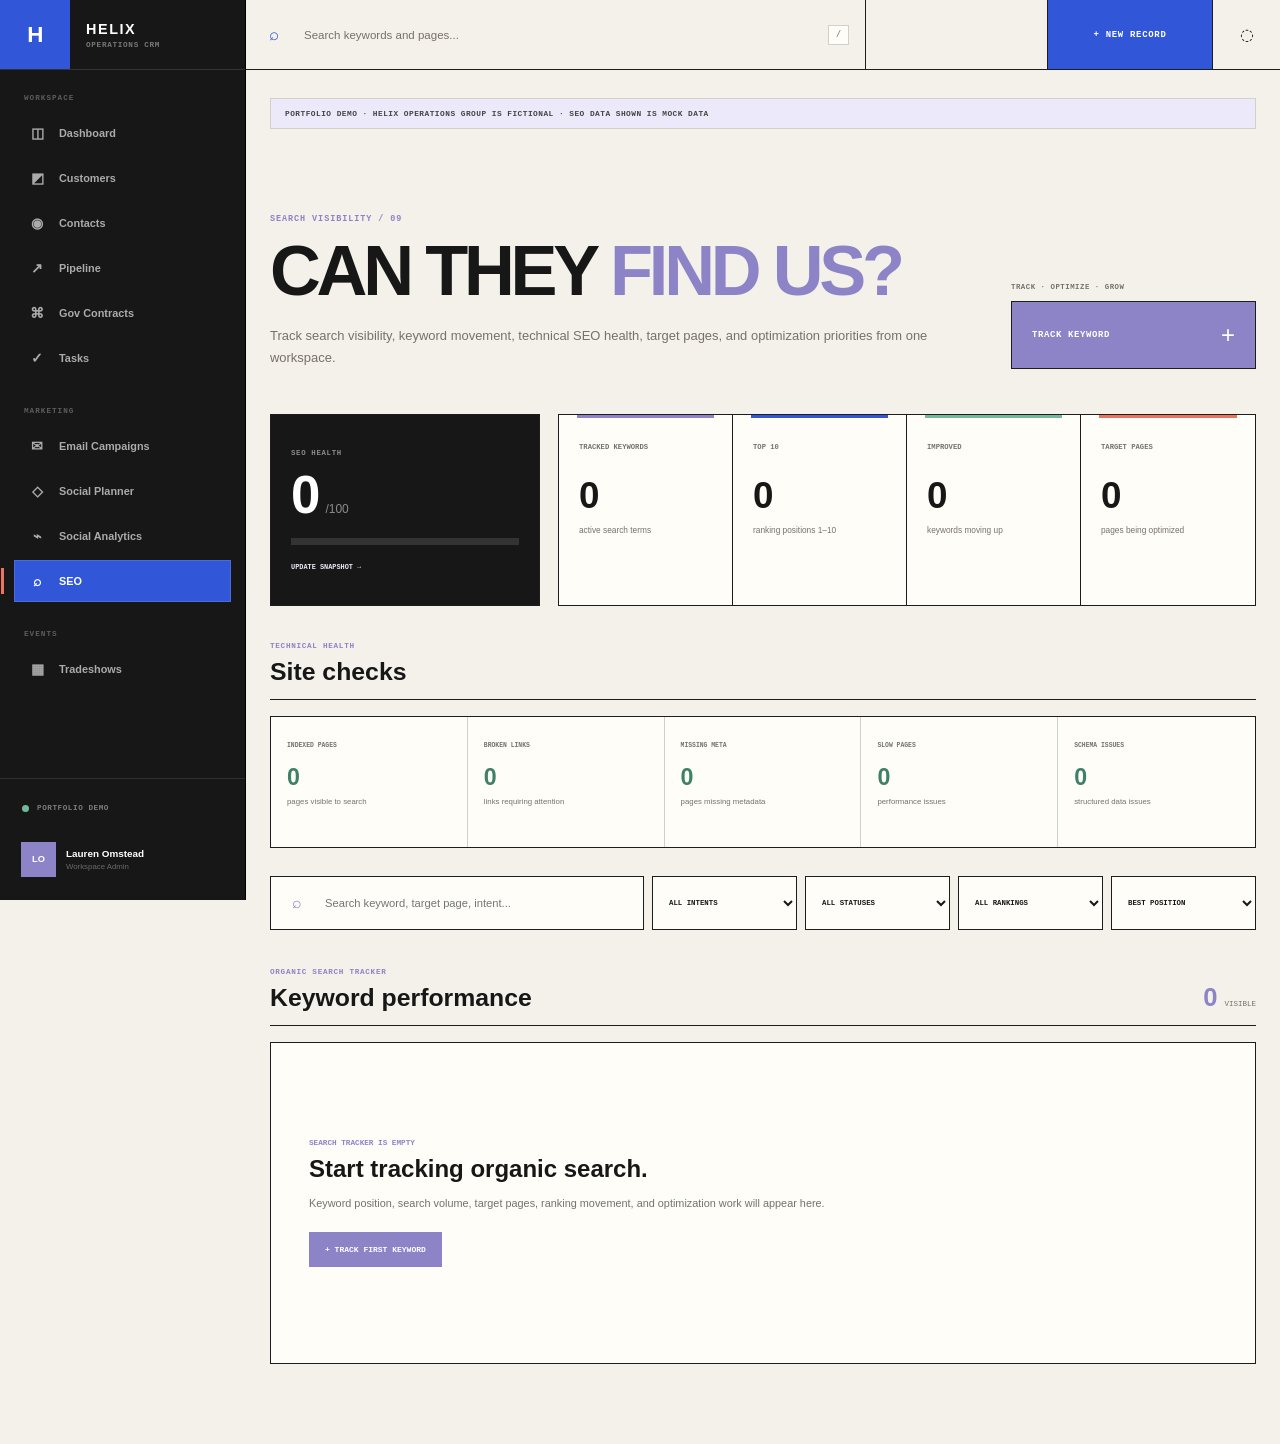
<file: seo.html>
<!DOCTYPE html>
<html lang="en">

<head>

    <meta charset="UTF-8">

    <meta
        name="viewport"
        content="width=device-width, initial-scale=1.0"
    >

    <title>
        SEO | Helix CRM
    </title>

    <link
        rel="stylesheet"
        href="css/global.css"
    >

    <link
        rel="stylesheet"
        href="css/seo.css"
    >

</head>


<body>


    <div class="app-shell">


        <!-- =================================================
             SIDEBAR
             ================================================= -->

        <aside class="sidebar">


            <div class="sidebar-brand">

                <a
                    href="index.html"
                    class="brand-link"
                >

                    <div class="brand-mark">
                        H
                    </div>


                    <div class="brand-copy">

                        <strong>
                            HELIX
                        </strong>

                        <span>
                            OPERATIONS CRM
                        </span>

                    </div>

                </a>

            </div>



            <nav class="sidebar-nav">


                <div class="nav-group">

                    <span class="nav-group-label">
                        WORKSPACE
                    </span>


                    <a href="index.html" class="nav-link">
                        <span class="nav-icon">◫</span>
                        <span>Dashboard</span>
                    </a>


                    <a href="customers.html" class="nav-link">
                        <span class="nav-icon">◩</span>
                        <span>Customers</span>
                    </a>


                    <a href="contacts.html" class="nav-link">
                        <span class="nav-icon">◉</span>
                        <span>Contacts</span>
                    </a>


                    <a href="pipeline.html" class="nav-link">
                        <span class="nav-icon">↗</span>
                        <span>Pipeline</span>
                    </a>


                    <a href="contracts.html" class="nav-link">
                        <span class="nav-icon">⌘</span>
                        <span>Gov Contracts</span>
                    </a>


                    <a href="tasks.html" class="nav-link">
                        <span class="nav-icon">✓</span>
                        <span>Tasks</span>
                    </a>

                </div>



                <div class="nav-group">

                    <span class="nav-group-label">
                        MARKETING
                    </span>


                    <a href="email.html" class="nav-link">
                        <span class="nav-icon">✉</span>
                        <span>Email Campaigns</span>
                    </a>


                    <a href="social-planner.html" class="nav-link">
                        <span class="nav-icon">◇</span>
                        <span>Social Planner</span>
                    </a>


                    <a href="social-analytics.html" class="nav-link">
                        <span class="nav-icon">⌁</span>
                        <span>Social Analytics</span>
                    </a>


                    <a href="seo.html" class="nav-link active">
                        <span class="nav-icon">⌕</span>
                        <span>SEO</span>
                    </a>

                </div>



                <div class="nav-group">

                    <span class="nav-group-label">
                        EVENTS
                    </span>


                    <a href="tradeshows.html" class="nav-link">
                        <span class="nav-icon">▦</span>
                        <span>Tradeshows</span>
                    </a>

                </div>


            </nav>



            <div class="sidebar-footer">

                <div class="demo-chip">
                    <span class="demo-dot"></span>
                    Portfolio Demo
                </div>


                <div class="user-card">

                    <div class="user-avatar">
                        LO
                    </div>


                    <div class="user-copy">

                        <strong>
                            Lauren Omstead
                        </strong>

                        <span>
                            Workspace Admin
                        </span>

                    </div>

                </div>

            </div>


        </aside>



        <!-- =================================================
             MAIN
             ================================================= -->

        <div class="main-shell">


            <header class="topbar">


                <div class="topbar-search">

                    <span>
                        ⌕
                    </span>

                    <input
                        id="globalSearch"
                        type="search"
                        placeholder="Search keywords and pages..."
                        autocomplete="off"
                    >

                    <kbd>
                        /
                    </kbd>

                </div>



                <div class="topbar-actions">

                    <button
                        id="quickCreateButton"
                        class="quick-create"
                        type="button"
                    >
                        <span>
                            + NEW RECORD
                        </span>
                    </button>


                    <button
                        class="icon-button"
                        type="button"
                        aria-label="Notifications"
                    >
                        ◌
                    </button>

                </div>


            </header>



            <!-- =============================================
                 PAGE
                 ============================================= -->

            <main class="seo-page">


                <div class="demo-notice">

                    Portfolio Demo · Helix Operations Group is fictional · SEO data shown is mock data

                </div>



                <!-- =========================================
                     HERO
                     ========================================= -->

                <section class="seo-hero">


                    <div class="hero-copy">

                        <span class="eyebrow">
                            SEARCH VISIBILITY / 09
                        </span>


                        <h1>

                            CAN THEY
                            <span>FIND US?</span>

                        </h1>


                        <p>

                            Track search visibility, keyword movement,
                            technical SEO health, target pages, and
                            optimization priorities from one workspace.

                        </p>

                    </div>



                    <div class="hero-action-wrap">

                        <span class="hero-label">
                            TRACK · OPTIMIZE · GROW
                        </span>


                        <button
                            id="addKeywordButton"
                            class="add-keyword-button"
                            type="button"
                        >

                            <span>
                                TRACK KEYWORD
                            </span>

                            <strong>
                                +
                            </strong>

                        </button>

                    </div>


                </section>



                <!-- =========================================
                     OVERVIEW
                     ========================================= -->

                <section class="seo-overview">


                    <article class="seo-score-card">


                        <div class="seo-score-label">
                            SEO HEALTH
                        </div>


                        <div class="seo-score-display">

                            <strong id="seoHealthScore">
                                0
                            </strong>

                            <span>
                                /100
                            </span>

                        </div>


                        <div class="score-track">

                            <div
                                id="seoScoreFill"
                                class="score-fill"
                                style="width:0%"
                            >
                            </div>

                        </div>


                        <button
                            id="editSeoSnapshotButton"
                            type="button"
                        >
                            UPDATE SNAPSHOT →
                        </button>


                    </article>



                    <section class="seo-metrics">


                        <article class="seo-metric metric-keywords">

                            <span>
                                TRACKED KEYWORDS
                            </span>

                            <strong id="metricKeywords">
                                0
                            </strong>

                            <small>
                                active search terms
                            </small>

                        </article>


                        <article class="seo-metric metric-top10">

                            <span>
                                TOP 10
                            </span>

                            <strong id="metricTop10">
                                0
                            </strong>

                            <small>
                                ranking positions 1–10
                            </small>

                        </article>


                        <article class="seo-metric metric-improved">

                            <span>
                                IMPROVED
                            </span>

                            <strong id="metricImproved">
                                0
                            </strong>

                            <small>
                                keywords moving up
                            </small>

                        </article>


                        <article class="seo-metric metric-pages">

                            <span>
                                TARGET PAGES
                            </span>

                            <strong id="metricPages">
                                0
                            </strong>

                            <small>
                                pages being optimized
                            </small>

                        </article>


                    </section>


                </section>



                <!-- =========================================
                     HEALTH CHECKS
                     ========================================= -->

                <section class="seo-section">


                    <div class="section-heading">

                        <div>

                            <span>
                                TECHNICAL HEALTH
                            </span>

                            <h2>
                                Site checks
                            </h2>

                        </div>

                    </div>



                    <div
                        id="technicalChecks"
                        class="technical-checks"
                    >
                    </div>


                </section>



                <!-- =========================================
                     FILTERS
                     ========================================= -->

                <section class="seo-toolbar">


                    <label class="seo-search">

                        <span>
                            ⌕
                        </span>

                        <input
                            id="keywordSearch"
                            type="search"
                            placeholder="Search keyword, target page, intent..."
                            autocomplete="off"
                        >

                    </label>



                    <select id="intentFilter">

                        <option value="">
                            ALL INTENTS
                        </option>

                        <option value="commercial">
                            COMMERCIAL
                        </option>

                        <option value="informational">
                            INFORMATIONAL
                        </option>

                        <option value="transactional">
                            TRANSACTIONAL
                        </option>

                        <option value="navigational">
                            NAVIGATIONAL
                        </option>

                    </select>



                    <select id="statusFilter">

                        <option value="">
                            ALL STATUSES
                        </option>

                        <option value="tracking">
                            TRACKING
                        </option>

                        <option value="priority">
                            PRIORITY
                        </option>

                        <option value="content-needed">
                            CONTENT NEEDED
                        </option>

                        <option value="optimized">
                            OPTIMIZED
                        </option>

                        <option value="paused">
                            PAUSED
                        </option>

                    </select>



                    <select id="rankingFilter">

                        <option value="">
                            ALL RANKINGS
                        </option>

                        <option value="top3">
                            TOP 3
                        </option>

                        <option value="top10">
                            TOP 10
                        </option>

                        <option value="top20">
                            TOP 20
                        </option>

                        <option value="unranked">
                            UNRANKED
                        </option>

                    </select>



                    <select id="keywordSort">

                        <option value="position">
                            BEST POSITION
                        </option>

                        <option value="movement">
                            BIGGEST MOVEMENT
                        </option>

                        <option value="volume">
                            SEARCH VOLUME
                        </option>

                        <option value="recent">
                            RECENTLY UPDATED
                        </option>

                        <option value="keyword">
                            KEYWORD A–Z
                        </option>

                    </select>


                </section>



                <!-- =========================================
                     KEYWORDS
                     ========================================= -->

                <section class="keyword-heading">


                    <div>

                        <span>
                            ORGANIC SEARCH TRACKER
                        </span>

                        <h2>
                            Keyword performance
                        </h2>

                    </div>


                    <div class="visible-count">

                        <strong id="visibleKeywordCount">
                            0
                        </strong>

                        <span>
                            VISIBLE
                        </span>

                    </div>


                </section>



                <section
                    id="keywordList"
                    class="keyword-list"
                >
                </section>


            </main>


        </div>


    </div>



    <!-- =====================================================
         QUICK CREATE
         ===================================================== -->

    <div
        id="quickCreateMenu"
        class="quick-create-menu"
        hidden
    >

        <div class="quick-menu-header">
            CREATE NEW
        </div>

        <a href="customers.html?action=new">
            Customer
            <span>→</span>
        </a>

        <a href="contacts.html?action=new">
            Contact
            <span>→</span>
        </a>

        <a href="pipeline.html?action=new">
            Opportunity
            <span>→</span>
        </a>

        <a href="tasks.html?action=new">
            Task
            <span>→</span>
        </a>

        <a href="contracts.html?action=new">
            Contract Record
            <span>→</span>
        </a>

    </div>



    <!-- =====================================================
         KEYWORD OVERLAY
         ===================================================== -->

    <div
        id="keywordOverlay"
        class="seo-overlay"
        hidden
    >
    </div>



    <!-- =====================================================
         KEYWORD DRAWER
         ===================================================== -->

    <aside
        id="keywordDrawer"
        class="seo-drawer"
        hidden
        aria-label="Keyword editor"
    >


        <div class="drawer-top">


            <div>

                <span class="drawer-kicker">
                    SEARCH KEYWORD
                </span>

                <h2 id="keywordDrawerTitle">
                    Track keyword
                </h2>

            </div>


            <button
                id="keywordDrawerClose"
                class="drawer-close"
                type="button"
            >
                ×
            </button>


        </div>



        <form
            id="keywordForm"
            class="seo-form"
        >


            <input
                id="editingKeywordId"
                type="hidden"
            >



            <div class="form-group full">

                <label for="keywordName">
                    Keyword
                </label>

                <input
                    id="keywordName"
                    type="text"
                    placeholder="Search term"
                    required
                >

            </div>



            <div class="form-group">

                <label for="keywordIntent">
                    Search Intent
                </label>

                <select id="keywordIntent">

                    <option value="commercial">
                        Commercial
                    </option>

                    <option value="informational">
                        Informational
                    </option>

                    <option value="transactional">
                        Transactional
                    </option>

                    <option value="navigational">
                        Navigational
                    </option>

                </select>

            </div>



            <div class="form-group">

                <label for="keywordStatus">
                    Status
                </label>

                <select id="keywordStatus">

                    <option value="tracking">
                        Tracking
                    </option>

                    <option value="priority">
                        Priority
                    </option>

                    <option value="content-needed">
                        Content Needed
                    </option>

                    <option value="optimized">
                        Optimized
                    </option>

                    <option value="paused">
                        Paused
                    </option>

                </select>

            </div>



            <div class="form-group">

                <label for="keywordPosition">
                    Current Position
                </label>

                <input
                    id="keywordPosition"
                    type="number"
                    min="0"
                    step="1"
                    value="0"
                >

            </div>



            <div class="form-group">

                <label for="keywordPreviousPosition">
                    Previous Position
                </label>

                <input
                    id="keywordPreviousPosition"
                    type="number"
                    min="0"
                    step="1"
                    value="0"
                >

            </div>



            <div class="form-group">

                <label for="keywordVolume">
                    Monthly Search Volume
                </label>

                <input
                    id="keywordVolume"
                    type="number"
                    min="0"
                    step="1"
                    value="0"
                >

            </div>



            <div class="form-group">

                <label for="keywordDifficulty">
                    Difficulty %
                </label>

                <input
                    id="keywordDifficulty"
                    type="number"
                    min="0"
                    max="100"
                    step="1"
                    value="0"
                >

            </div>



            <div class="form-group full">

                <label for="keywordTargetPage">
                    Target Page
                </label>

                <input
                    id="keywordTargetPage"
                    type="text"
                    placeholder="/technical-manuals"
                >

            </div>



            <div class="form-group full">

                <label for="keywordContent">
                    Content / Optimization Needed
                </label>

                <textarea
                    id="keywordContent"
                    rows="5"
                    placeholder="Update title, add section, build supporting article..."
                ></textarea>

            </div>



            <div class="form-group full">

                <label for="keywordNotes">
                    Notes
                </label>

                <textarea
                    id="keywordNotes"
                    rows="5"
                    placeholder="SERP observations, competitors, opportunities..."
                ></textarea>

            </div>



            <div class="drawer-actions full">

                <button
                    id="cancelKeywordButton"
                    class="secondary-button"
                    type="button"
                >
                    CANCEL
                </button>


                <button
                    class="save-button"
                    type="submit"
                >

                    <span id="saveKeywordLabel">
                        SAVE KEYWORD
                    </span>

                    <strong>
                        →
                    </strong>

                </button>

            </div>


        </form>


    </aside>



    <!-- =====================================================
         SNAPSHOT OVERLAY
         ===================================================== -->

    <div
        id="snapshotOverlay"
        class="seo-overlay"
        hidden
    >
    </div>



    <!-- =====================================================
         SNAPSHOT DRAWER
         ===================================================== -->

    <aside
        id="snapshotDrawer"
        class="seo-drawer"
        hidden
        aria-label="SEO snapshot editor"
    >


        <div class="drawer-top">

            <div>

                <span class="drawer-kicker">
                    SEO SNAPSHOT
                </span>

                <h2>
                    Update site health
                </h2>

            </div>


            <button
                id="snapshotDrawerClose"
                class="drawer-close"
                type="button"
            >
                ×
            </button>

        </div>



        <form
            id="snapshotForm"
            class="seo-form"
        >


            <div class="form-group">

                <label for="snapshotScore">
                    SEO Health Score
                </label>

                <input
                    id="snapshotScore"
                    type="number"
                    min="0"
                    max="100"
                    step="1"
                    value="0"
                >

            </div>



            <div class="form-group">

                <label for="snapshotIndexedPages">
                    Indexed Pages
                </label>

                <input
                    id="snapshotIndexedPages"
                    type="number"
                    min="0"
                    step="1"
                    value="0"
                >

            </div>



            <div class="form-group">

                <label for="snapshotBrokenLinks">
                    Broken Links
                </label>

                <input
                    id="snapshotBrokenLinks"
                    type="number"
                    min="0"
                    step="1"
                    value="0"
                >

            </div>



            <div class="form-group">

                <label for="snapshotMissingMeta">
                    Missing Meta
                </label>

                <input
                    id="snapshotMissingMeta"
                    type="number"
                    min="0"
                    step="1"
                    value="0"
                >

            </div>



            <div class="form-group">

                <label for="snapshotSlowPages">
                    Slow Pages
                </label>

                <input
                    id="snapshotSlowPages"
                    type="number"
                    min="0"
                    step="1"
                    value="0"
                >

            </div>



            <div class="form-group">

                <label for="snapshotSchemaIssues">
                    Schema Issues
                </label>

                <input
                    id="snapshotSchemaIssues"
                    type="number"
                    min="0"
                    step="1"
                    value="0"
                >

            </div>



            <div class="form-group full">

                <label for="snapshotNotes">
                    Technical Notes
                </label>

                <textarea
                    id="snapshotNotes"
                    rows="6"
                    placeholder="Technical SEO priorities and observations..."
                ></textarea>

            </div>



            <div class="drawer-actions full">

                <button
                    id="cancelSnapshotButton"
                    class="secondary-button"
                    type="button"
                >
                    CANCEL
                </button>


                <button
                    class="save-button"
                    type="submit"
                >
                    <span>
                        SAVE SNAPSHOT
                    </span>

                    <strong>
                        →
                    </strong>
                </button>

            </div>


        </form>


    </aside>



    <script src="js/config.js"></script>
    <script src="js/seo.js"></script>


</body>

</html>
</file>
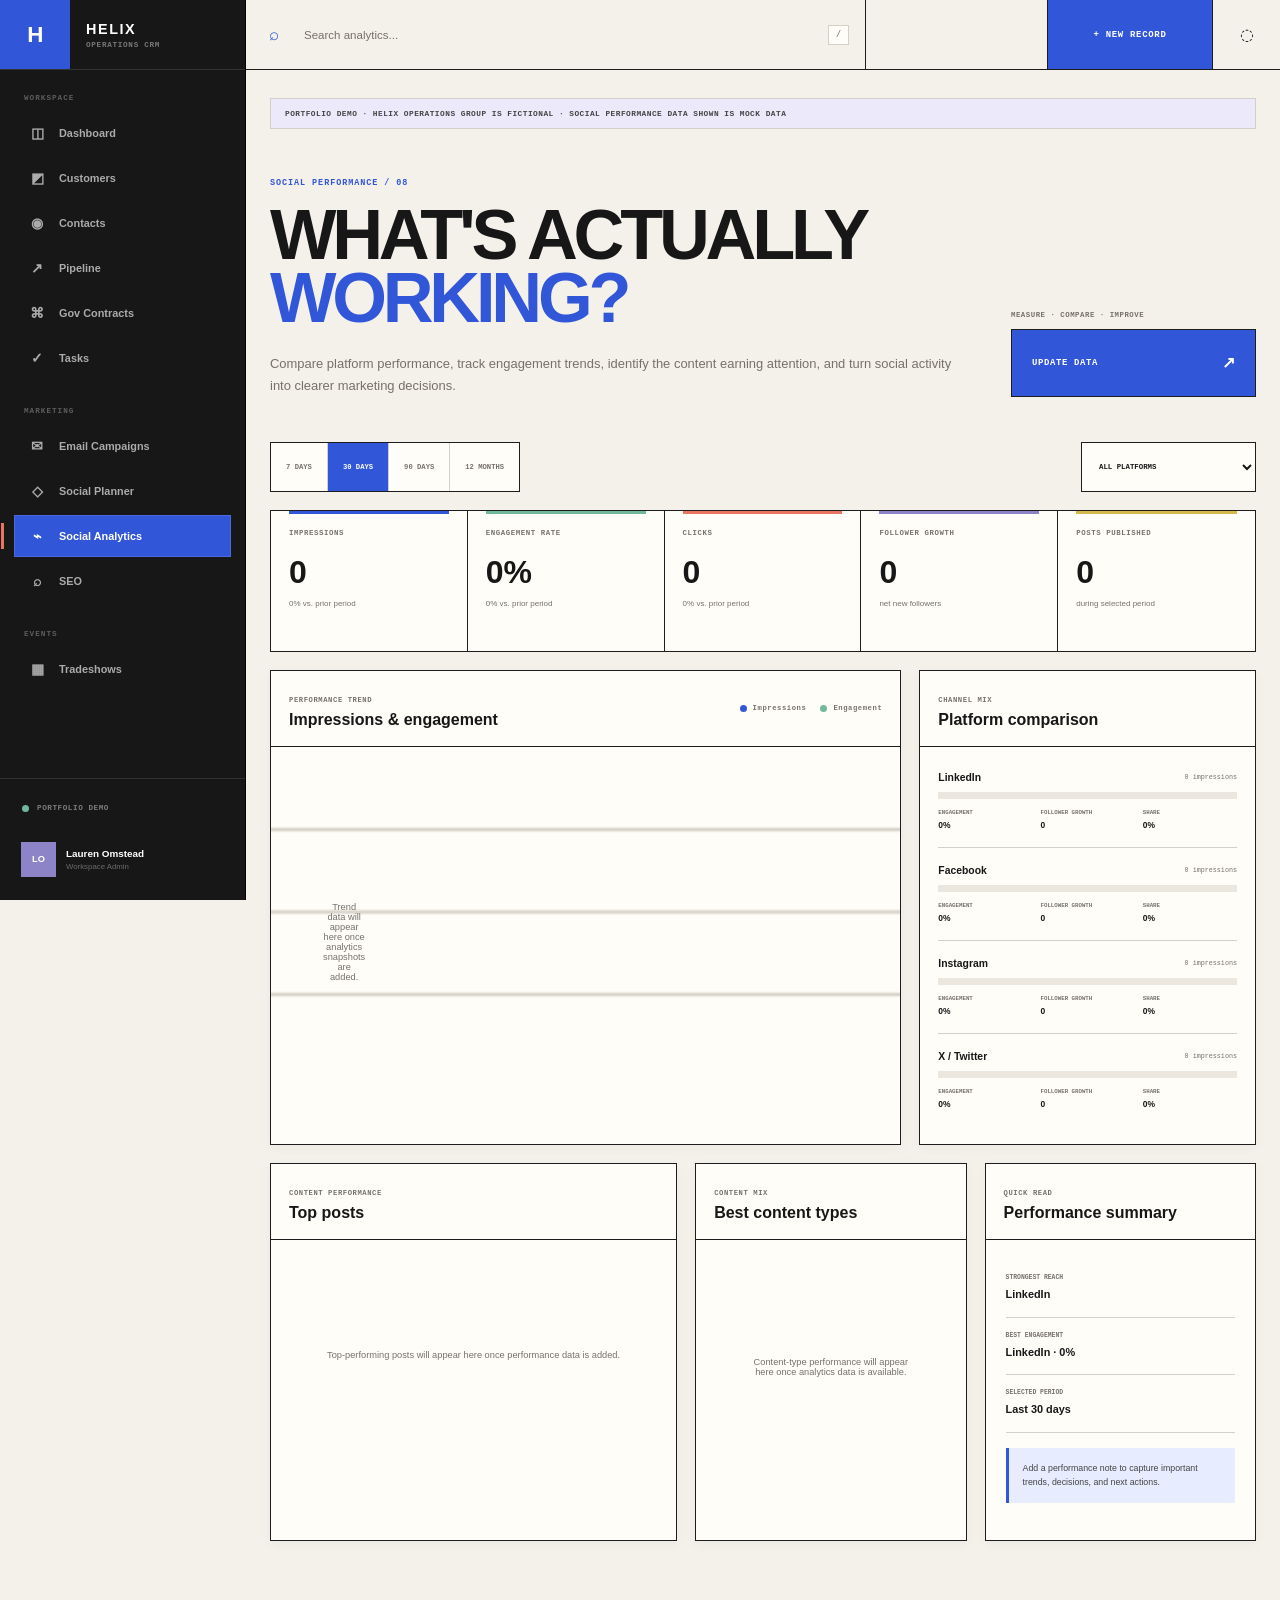
<file: social-analytics.html>
<!DOCTYPE html>
<html lang="en">

<head>

    <meta charset="UTF-8">

    <meta
        name="viewport"
        content="width=device-width, initial-scale=1.0"
    >

    <title>
        Social Analytics | Helix CRM
    </title>

    <link
        rel="stylesheet"
        href="css/global.css"
    >

    <link
        rel="stylesheet"
        href="css/social-analytics.css"
    >

</head>


<body>


    <div class="app-shell">


        <!-- =================================================
             SIDEBAR
             ================================================= -->

        <aside class="sidebar">


            <div class="sidebar-brand">

                <a
                    href="index.html"
                    class="brand-link"
                >

                    <div class="brand-mark">
                        H
                    </div>


                    <div class="brand-copy">

                        <strong>
                            HELIX
                        </strong>

                        <span>
                            OPERATIONS CRM
                        </span>

                    </div>

                </a>

            </div>



            <nav class="sidebar-nav">


                <div class="nav-group">

                    <span class="nav-group-label">
                        WORKSPACE
                    </span>


                    <a
                        href="index.html"
                        class="nav-link"
                    >
                        <span class="nav-icon">◫</span>
                        <span>Dashboard</span>
                    </a>


                    <a
                        href="customers.html"
                        class="nav-link"
                    >
                        <span class="nav-icon">◩</span>
                        <span>Customers</span>
                    </a>


                    <a
                        href="contacts.html"
                        class="nav-link"
                    >
                        <span class="nav-icon">◉</span>
                        <span>Contacts</span>
                    </a>


                    <a
                        href="pipeline.html"
                        class="nav-link"
                    >
                        <span class="nav-icon">↗</span>
                        <span>Pipeline</span>
                    </a>


                    <a
                        href="contracts.html"
                        class="nav-link"
                    >
                        <span class="nav-icon">⌘</span>
                        <span>Gov Contracts</span>
                    </a>


                    <a
                        href="tasks.html"
                        class="nav-link"
                    >
                        <span class="nav-icon">✓</span>
                        <span>Tasks</span>
                    </a>

                </div>



                <div class="nav-group">

                    <span class="nav-group-label">
                        MARKETING
                    </span>


                    <a
                        href="email.html"
                        class="nav-link"
                    >
                        <span class="nav-icon">✉</span>
                        <span>Email Campaigns</span>
                    </a>


                    <a
                        href="social-planner.html"
                        class="nav-link"
                    >
                        <span class="nav-icon">◇</span>
                        <span>Social Planner</span>
                    </a>


                    <a
                        href="social-analytics.html"
                        class="nav-link active"
                    >
                        <span class="nav-icon">⌁</span>
                        <span>Social Analytics</span>
                    </a>


                    <a
                        href="seo.html"
                        class="nav-link"
                    >
                        <span class="nav-icon">⌕</span>
                        <span>SEO</span>
                    </a>

                </div>



                <div class="nav-group">

                    <span class="nav-group-label">
                        EVENTS
                    </span>


                    <a
                        href="tradeshows.html"
                        class="nav-link"
                    >
                        <span class="nav-icon">▦</span>
                        <span>Tradeshows</span>
                    </a>

                </div>


            </nav>



            <div class="sidebar-footer">

                <div class="demo-chip">
                    <span class="demo-dot"></span>
                    Portfolio Demo
                </div>


                <div class="user-card">

                    <div class="user-avatar">
                        LO
                    </div>


                    <div class="user-copy">

                        <strong>
                            Lauren Omstead
                        </strong>

                        <span>
                            Workspace Admin
                        </span>

                    </div>

                </div>

            </div>


        </aside>



        <!-- =================================================
             MAIN
             ================================================= -->

        <div class="main-shell">


            <header class="topbar">


                <div class="topbar-search">

                    <span>
                        ⌕
                    </span>

                    <input
                        id="globalSearch"
                        type="search"
                        placeholder="Search analytics..."
                        autocomplete="off"
                    >

                    <kbd>
                        /
                    </kbd>

                </div>



                <div class="topbar-actions">

                    <button
                        id="quickCreateButton"
                        class="quick-create"
                        type="button"
                    >
                        <span>
                            + NEW RECORD
                        </span>
                    </button>


                    <button
                        class="icon-button"
                        type="button"
                        aria-label="Notifications"
                    >
                        ◌
                    </button>

                </div>


            </header>



            <!-- =============================================
                 PAGE
                 ============================================= -->

            <main class="analytics-page">


                <div class="demo-notice">

                    Portfolio Demo · Helix Operations Group is fictional · Social performance data shown is mock data

                </div>



                <!-- =========================================
                     HERO
                     ========================================= -->

                <section class="analytics-hero">


                    <div class="hero-copy">

                        <span class="eyebrow">
                            SOCIAL PERFORMANCE / 08
                        </span>


                        <h1>

                            WHAT'S ACTUALLY
                            <span>WORKING?</span>

                        </h1>


                        <p>

                            Compare platform performance, track engagement
                            trends, identify the content earning attention,
                            and turn social activity into clearer marketing
                            decisions.

                        </p>

                    </div>



                    <div class="hero-action-wrap">

                        <span class="hero-label">
                            MEASURE · COMPARE · IMPROVE
                        </span>


                        <button
                            id="editAnalyticsButton"
                            class="edit-analytics-button"
                            type="button"
                        >

                            <span>
                                UPDATE DATA
                            </span>

                            <strong>
                                ↗
                            </strong>

                        </button>

                    </div>


                </section>



                <!-- =========================================
                     FILTER BAR
                     ========================================= -->

                <section class="analytics-controls">


                    <div class="range-buttons">

                        <button
                            type="button"
                            class="range-button"
                            data-range="7"
                        >
                            7 DAYS
                        </button>


                        <button
                            type="button"
                            class="range-button active"
                            data-range="30"
                        >
                            30 DAYS
                        </button>


                        <button
                            type="button"
                            class="range-button"
                            data-range="90"
                        >
                            90 DAYS
                        </button>


                        <button
                            type="button"
                            class="range-button"
                            data-range="365"
                        >
                            12 MONTHS
                        </button>

                    </div>



                    <select id="platformFilter">

                        <option value="">
                            ALL PLATFORMS
                        </option>

                        <option value="linkedin">
                            LINKEDIN
                        </option>

                        <option value="facebook">
                            FACEBOOK
                        </option>

                        <option value="instagram">
                            INSTAGRAM
                        </option>

                        <option value="x">
                            X / TWITTER
                        </option>

                    </select>


                </section>



                <!-- =========================================
                     METRICS
                     ========================================= -->

                <section class="analytics-metrics">


                    <article class="analytics-metric metric-impressions">

                        <span>
                            IMPRESSIONS
                        </span>

                        <strong id="metricImpressions">
                            0
                        </strong>

                        <small id="metricImpressionsChange">
                            0% vs. prior period
                        </small>

                    </article>


                    <article class="analytics-metric metric-engagement">

                        <span>
                            ENGAGEMENT RATE
                        </span>

                        <strong id="metricEngagement">
                            0%
                        </strong>

                        <small id="metricEngagementChange">
                            0% vs. prior period
                        </small>

                    </article>


                    <article class="analytics-metric metric-clicks">

                        <span>
                            CLICKS
                        </span>

                        <strong id="metricClicks">
                            0
                        </strong>

                        <small id="metricClicksChange">
                            0% vs. prior period
                        </small>

                    </article>


                    <article class="analytics-metric metric-followers">

                        <span>
                            FOLLOWER GROWTH
                        </span>

                        <strong id="metricFollowerGrowth">
                            0
                        </strong>

                        <small>
                            net new followers
                        </small>

                    </article>


                    <article class="analytics-metric metric-posts">

                        <span>
                            POSTS PUBLISHED
                        </span>

                        <strong id="metricPosts">
                            0
                        </strong>

                        <small>
                            during selected period
                        </small>

                    </article>


                </section>



                <!-- =========================================
                     PRIMARY ANALYTICS
                     ========================================= -->

                <section class="analytics-grid primary-analytics-grid">


                    <!-- =====================================
                         TREND
                         ===================================== -->

                    <article class="analytics-panel trend-panel">


                        <div class="panel-heading">

                            <div>

                                <span>
                                    PERFORMANCE TREND
                                </span>

                                <h2>
                                    Impressions & engagement
                                </h2>

                            </div>


                            <div class="chart-legend">

                                <span>
                                    <i class="legend-dot impressions"></i>
                                    Impressions
                                </span>

                                <span>
                                    <i class="legend-dot engagement"></i>
                                    Engagement
                                </span>

                            </div>

                        </div>



                        <div
                            id="trendChart"
                            class="trend-chart"
                        >
                        </div>


                    </article>



                    <!-- =====================================
                         PLATFORM COMPARISON
                         ===================================== -->

                    <article class="analytics-panel platform-panel">


                        <div class="panel-heading">

                            <div>

                                <span>
                                    CHANNEL MIX
                                </span>

                                <h2>
                                    Platform comparison
                                </h2>

                            </div>

                        </div>


                        <div
                            id="platformComparison"
                            class="platform-comparison"
                        >
                        </div>


                    </article>


                </section>



                <!-- =========================================
                     SECONDARY ANALYTICS
                     ========================================= -->

                <section class="analytics-grid secondary-analytics-grid">


                    <!-- =====================================
                         TOP POSTS
                         ===================================== -->

                    <article class="analytics-panel top-posts-panel">


                        <div class="panel-heading">

                            <div>

                                <span>
                                    CONTENT PERFORMANCE
                                </span>

                                <h2>
                                    Top posts
                                </h2>

                            </div>

                        </div>


                        <div
                            id="topPostList"
                            class="top-post-list"
                        >
                        </div>


                    </article>



                    <!-- =====================================
                         CONTENT TYPES
                         ===================================== -->

                    <article class="analytics-panel content-type-panel">


                        <div class="panel-heading">

                            <div>

                                <span>
                                    CONTENT MIX
                                </span>

                                <h2>
                                    Best content types
                                </h2>

                            </div>

                        </div>


                        <div
                            id="contentTypeList"
                            class="content-type-list"
                        >
                        </div>


                    </article>



                    <!-- =====================================
                         SUMMARY
                         ===================================== -->

                    <article class="analytics-panel insight-panel">


                        <div class="panel-heading">

                            <div>

                                <span>
                                    QUICK READ
                                </span>

                                <h2>
                                    Performance summary
                                </h2>

                            </div>

                        </div>


                        <div
                            id="performanceSummary"
                            class="performance-summary"
                        >
                        </div>


                    </article>


                </section>


            </main>


        </div>


    </div>



    <!-- =====================================================
         QUICK CREATE
         ===================================================== -->

    <div
        id="quickCreateMenu"
        class="quick-create-menu"
        hidden
    >

        <div class="quick-menu-header">
            CREATE NEW
        </div>

        <a href="customers.html?action=new">
            Customer
            <span>→</span>
        </a>

        <a href="contacts.html?action=new">
            Contact
            <span>→</span>
        </a>

        <a href="pipeline.html?action=new">
            Opportunity
            <span>→</span>
        </a>

        <a href="tasks.html?action=new">
            Task
            <span>→</span>
        </a>

        <a href="contracts.html?action=new">
            Contract Record
            <span>→</span>
        </a>

    </div>



    <!-- =====================================================
         OVERLAY
         ===================================================== -->

    <div
        id="analyticsOverlay"
        class="analytics-overlay"
        hidden
    >
    </div>



    <!-- =====================================================
         DATA DRAWER
         ===================================================== -->

    <aside
        id="analyticsDrawer"
        class="analytics-drawer"
        hidden
        aria-label="Social analytics editor"
    >


        <div class="drawer-top">


            <div>

                <span class="drawer-kicker">
                    PERFORMANCE SNAPSHOT
                </span>

                <h2>
                    Update analytics
                </h2>

            </div>


            <button
                id="drawerCloseButton"
                class="drawer-close"
                type="button"
                aria-label="Close analytics editor"
            >
                ×
            </button>


        </div>



        <form
            id="analyticsForm"
            class="analytics-form"
        >


            <div class="form-section-title full">
                OVERALL PERFORMANCE
            </div>



            <div class="form-group">

                <label for="analyticsImpressions">
                    Impressions
                </label>

                <input
                    id="analyticsImpressions"
                    type="number"
                    min="0"
                    step="1"
                    value="0"
                >

            </div>



            <div class="form-group">

                <label for="analyticsImpressionsChange">
                    Impression Change %
                </label>

                <input
                    id="analyticsImpressionsChange"
                    type="number"
                    step=".1"
                    value="0"
                >

            </div>



            <div class="form-group">

                <label for="analyticsEngagement">
                    Engagement Rate %
                </label>

                <input
                    id="analyticsEngagement"
                    type="number"
                    min="0"
                    max="100"
                    step=".1"
                    value="0"
                >

            </div>



            <div class="form-group">

                <label for="analyticsEngagementChange">
                    Engagement Change %
                </label>

                <input
                    id="analyticsEngagementChange"
                    type="number"
                    step=".1"
                    value="0"
                >

            </div>



            <div class="form-group">

                <label for="analyticsClicks">
                    Clicks
                </label>

                <input
                    id="analyticsClicks"
                    type="number"
                    min="0"
                    step="1"
                    value="0"
                >

            </div>



            <div class="form-group">

                <label for="analyticsClicksChange">
                    Click Change %
                </label>

                <input
                    id="analyticsClicksChange"
                    type="number"
                    step=".1"
                    value="0"
                >

            </div>



            <div class="form-group">

                <label for="analyticsFollowers">
                    Follower Growth
                </label>

                <input
                    id="analyticsFollowers"
                    type="number"
                    step="1"
                    value="0"
                >

            </div>



            <div class="form-group">

                <label for="analyticsPosts">
                    Posts Published
                </label>

                <input
                    id="analyticsPosts"
                    type="number"
                    min="0"
                    step="1"
                    value="0"
                >

            </div>



            <div class="form-section-title full">
                PLATFORM PERFORMANCE
            </div>



            <div class="platform-editor full">


                <div class="platform-editor-row">

                    <strong>
                        LinkedIn
                    </strong>

                    <input
                        id="linkedinImpressions"
                        type="number"
                        min="0"
                        placeholder="Impressions"
                    >

                    <input
                        id="linkedinEngagement"
                        type="number"
                        min="0"
                        max="100"
                        step=".1"
                        placeholder="Engagement %"
                    >

                    <input
                        id="linkedinFollowers"
                        type="number"
                        step="1"
                        placeholder="Follower growth"
                    >

                </div>



                <div class="platform-editor-row">

                    <strong>
                        Facebook
                    </strong>

                    <input
                        id="facebookImpressions"
                        type="number"
                        min="0"
                        placeholder="Impressions"
                    >

                    <input
                        id="facebookEngagement"
                        type="number"
                        min="0"
                        max="100"
                        step=".1"
                        placeholder="Engagement %"
                    >

                    <input
                        id="facebookFollowers"
                        type="number"
                        step="1"
                        placeholder="Follower growth"
                    >

                </div>



                <div class="platform-editor-row">

                    <strong>
                        Instagram
                    </strong>

                    <input
                        id="instagramImpressions"
                        type="number"
                        min="0"
                        placeholder="Impressions"
                    >

                    <input
                        id="instagramEngagement"
                        type="number"
                        min="0"
                        max="100"
                        step=".1"
                        placeholder="Engagement %"
                    >

                    <input
                        id="instagramFollowers"
                        type="number"
                        step="1"
                        placeholder="Follower growth"
                    >

                </div>



                <div class="platform-editor-row">

                    <strong>
                        X / Twitter
                    </strong>

                    <input
                        id="xImpressions"
                        type="number"
                        min="0"
                        placeholder="Impressions"
                    >

                    <input
                        id="xEngagement"
                        type="number"
                        min="0"
                        max="100"
                        step=".1"
                        placeholder="Engagement %"
                    >

                    <input
                        id="xFollowers"
                        type="number"
                        step="1"
                        placeholder="Follower growth"
                    >

                </div>


            </div>



            <div class="form-group full">

                <label for="analyticsSummary">
                    Performance Notes
                </label>

                <textarea
                    id="analyticsSummary"
                    rows="7"
                    placeholder="Key takeaways, trends, wins, areas to improve..."
                ></textarea>

            </div>



            <div class="drawer-actions full">


                <button
                    id="cancelAnalyticsButton"
                    class="secondary-button"
                    type="button"
                >
                    CANCEL
                </button>


                <button
                    class="save-button"
                    type="submit"
                >
                    <span>
                        SAVE ANALYTICS
                    </span>

                    <strong>
                        →
                    </strong>
                </button>


            </div>


        </form>


    </aside>



    <script src="js/config.js"></script>
    <script src="js/social-analytics.js"></script>


</body>

</html>
</file>
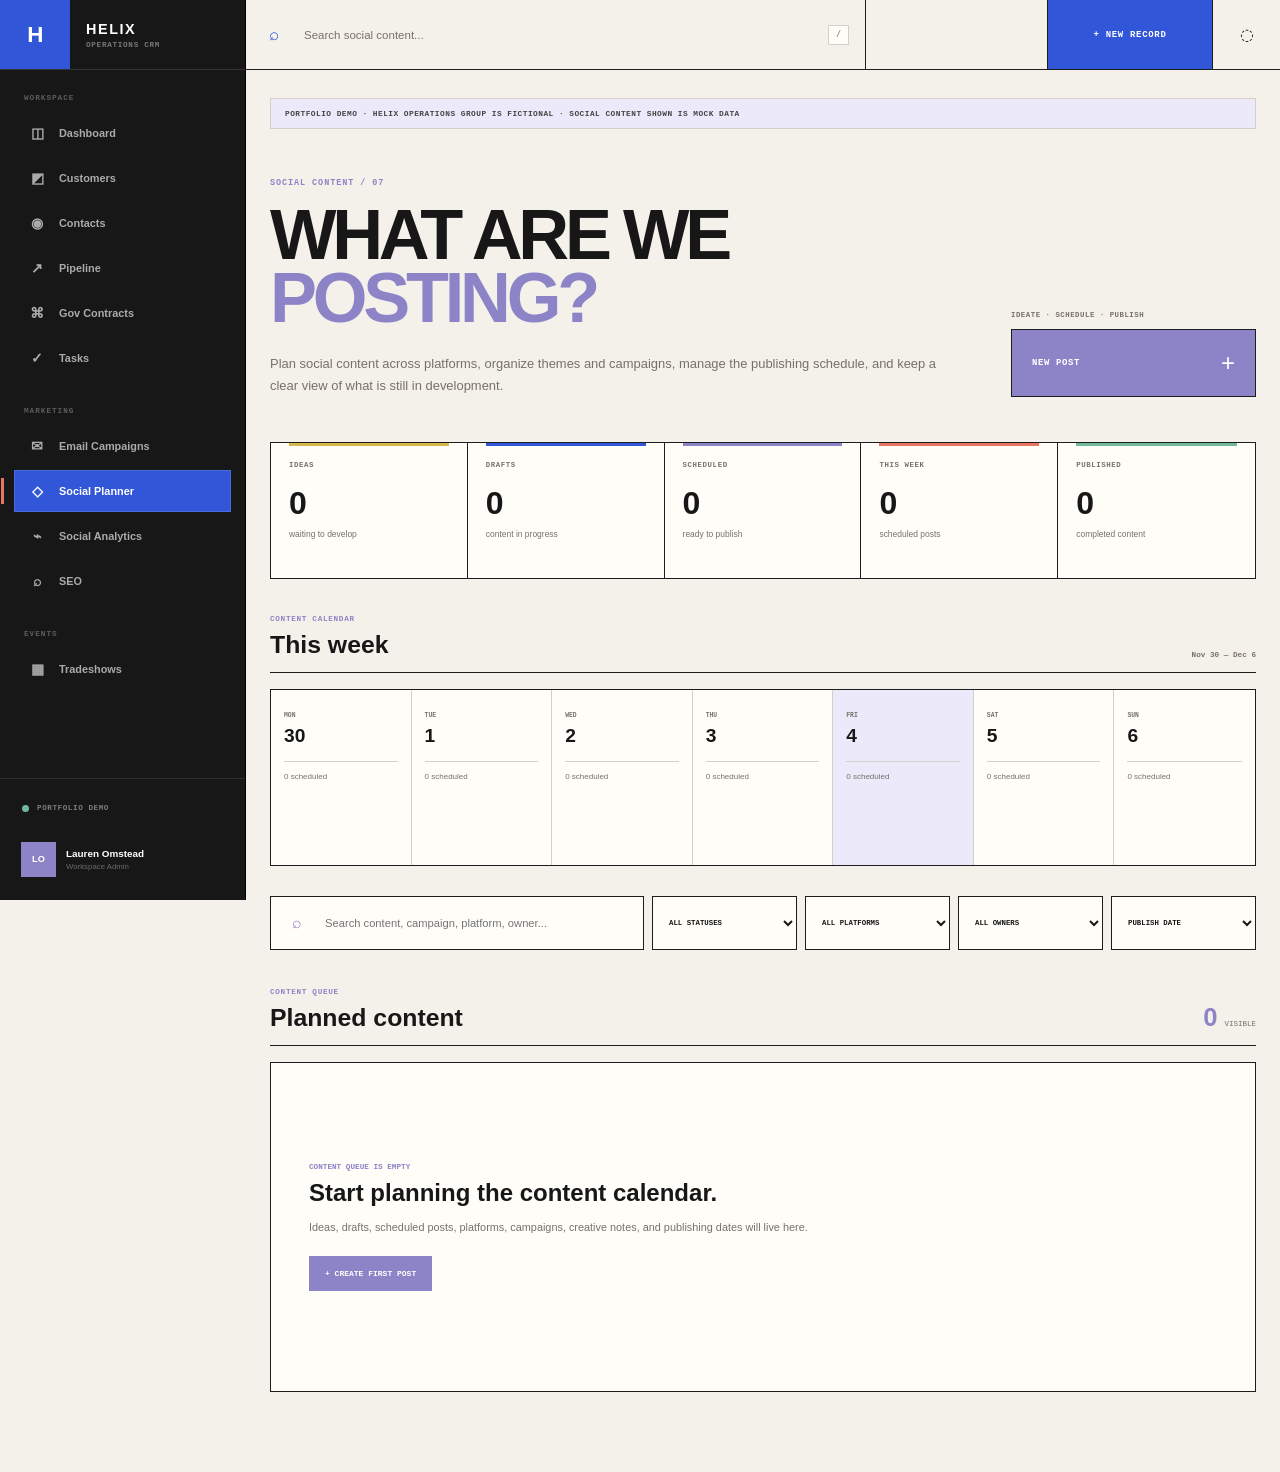
<file: social-planner.html>
<!DOCTYPE html>
<html lang="en">

<head>

    <meta charset="UTF-8">

    <meta
        name="viewport"
        content="width=device-width, initial-scale=1.0"
    >

    <title>
        Social Planner | Helix CRM
    </title>

    <link
        rel="stylesheet"
        href="css/global.css"
    >

    <link
        rel="stylesheet"
        href="css/social-planner.css"
    >

</head>


<body>


    <div class="app-shell">


        <!-- =================================================
             SIDEBAR
             ================================================= -->

        <aside class="sidebar">


            <div class="sidebar-brand">

                <a
                    href="index.html"
                    class="brand-link"
                >

                    <div class="brand-mark">
                        H
                    </div>


                    <div class="brand-copy">

                        <strong>
                            HELIX
                        </strong>

                        <span>
                            OPERATIONS CRM
                        </span>

                    </div>

                </a>

            </div>



            <nav class="sidebar-nav">


                <div class="nav-group">

                    <span class="nav-group-label">
                        WORKSPACE
                    </span>


                    <a
                        href="index.html"
                        class="nav-link"
                    >
                        <span class="nav-icon">◫</span>
                        <span>Dashboard</span>
                    </a>


                    <a
                        href="customers.html"
                        class="nav-link"
                    >
                        <span class="nav-icon">◩</span>
                        <span>Customers</span>
                    </a>


                    <a
                        href="contacts.html"
                        class="nav-link"
                    >
                        <span class="nav-icon">◉</span>
                        <span>Contacts</span>
                    </a>


                    <a
                        href="pipeline.html"
                        class="nav-link"
                    >
                        <span class="nav-icon">↗</span>
                        <span>Pipeline</span>
                    </a>


                    <a
                        href="contracts.html"
                        class="nav-link"
                    >
                        <span class="nav-icon">⌘</span>
                        <span>Gov Contracts</span>
                    </a>


                    <a
                        href="tasks.html"
                        class="nav-link"
                    >
                        <span class="nav-icon">✓</span>
                        <span>Tasks</span>
                    </a>

                </div>



                <div class="nav-group">

                    <span class="nav-group-label">
                        MARKETING
                    </span>


                    <a
                        href="email.html"
                        class="nav-link"
                    >
                        <span class="nav-icon">✉</span>
                        <span>Email Campaigns</span>
                    </a>


                    <a
                        href="social-planner.html"
                        class="nav-link active"
                    >
                        <span class="nav-icon">◇</span>
                        <span>Social Planner</span>
                    </a>


                    <a
                        href="social-analytics.html"
                        class="nav-link"
                    >
                        <span class="nav-icon">⌁</span>
                        <span>Social Analytics</span>
                    </a>


                    <a
                        href="seo.html"
                        class="nav-link"
                    >
                        <span class="nav-icon">⌕</span>
                        <span>SEO</span>
                    </a>

                </div>



                <div class="nav-group">

                    <span class="nav-group-label">
                        EVENTS
                    </span>


                    <a
                        href="tradeshows.html"
                        class="nav-link"
                    >
                        <span class="nav-icon">▦</span>
                        <span>Tradeshows</span>
                    </a>

                </div>


            </nav>



            <div class="sidebar-footer">

                <div class="demo-chip">
                    <span class="demo-dot"></span>
                    Portfolio Demo
                </div>


                <div class="user-card">

                    <div class="user-avatar">
                        LO
                    </div>


                    <div class="user-copy">

                        <strong>
                            Lauren Omstead
                        </strong>

                        <span>
                            Workspace Admin
                        </span>

                    </div>

                </div>

            </div>


        </aside>



        <!-- =================================================
             MAIN
             ================================================= -->

        <div class="main-shell">


            <header class="topbar">


                <div class="topbar-search">

                    <span>
                        ⌕
                    </span>

                    <input
                        id="globalSearch"
                        type="search"
                        placeholder="Search social content..."
                        autocomplete="off"
                    >

                    <kbd>
                        /
                    </kbd>

                </div>



                <div class="topbar-actions">

                    <button
                        id="quickCreateButton"
                        class="quick-create"
                        type="button"
                    >
                        <span>
                            + NEW RECORD
                        </span>
                    </button>


                    <button
                        class="icon-button"
                        type="button"
                        aria-label="Notifications"
                    >
                        ◌
                    </button>

                </div>


            </header>



            <!-- =============================================
                 PAGE
                 ============================================= -->

            <main class="social-page">


                <div class="demo-notice">

                    Portfolio Demo · Helix Operations Group is fictional · Social content shown is mock data

                </div>



                <!-- =========================================
                     HERO
                     ========================================= -->

                <section class="social-hero">


                    <div class="hero-copy">

                        <span class="eyebrow">
                            SOCIAL CONTENT / 07
                        </span>


                        <h1>

                            WHAT ARE WE
                            <span>POSTING?</span>

                        </h1>


                        <p>

                            Plan social content across platforms,
                            organize themes and campaigns, manage the
                            publishing schedule, and keep a clear view
                            of what is still in development.

                        </p>

                    </div>



                    <div class="hero-action-wrap">

                        <span class="hero-label">
                            IDEATE · SCHEDULE · PUBLISH
                        </span>


                        <button
                            id="addPostButton"
                            class="add-post-button"
                            type="button"
                        >

                            <span>
                                NEW POST
                            </span>

                            <strong>
                                +
                            </strong>

                        </button>

                    </div>


                </section>



                <!-- =========================================
                     METRICS
                     ========================================= -->

                <section class="social-metrics">


                    <article class="social-metric metric-ideas">

                        <span>
                            IDEAS
                        </span>

                        <strong id="metricIdeas">
                            0
                        </strong>

                        <small>
                            waiting to develop
                        </small>

                    </article>


                    <article class="social-metric metric-drafts">

                        <span>
                            DRAFTS
                        </span>

                        <strong id="metricDrafts">
                            0
                        </strong>

                        <small>
                            content in progress
                        </small>

                    </article>


                    <article class="social-metric metric-scheduled">

                        <span>
                            SCHEDULED
                        </span>

                        <strong id="metricScheduled">
                            0
                        </strong>

                        <small>
                            ready to publish
                        </small>

                    </article>


                    <article class="social-metric metric-week">

                        <span>
                            THIS WEEK
                        </span>

                        <strong id="metricWeek">
                            0
                        </strong>

                        <small>
                            scheduled posts
                        </small>

                    </article>


                    <article class="social-metric metric-published">

                        <span>
                            PUBLISHED
                        </span>

                        <strong id="metricPublished">
                            0
                        </strong>

                        <small>
                            completed content
                        </small>

                    </article>


                </section>



                <!-- =========================================
                     WEEK STRIP
                     ========================================= -->

                <section class="week-section">


                    <div class="section-heading">

                        <div>

                            <span>
                                CONTENT CALENDAR
                            </span>

                            <h2>
                                This week
                            </h2>

                        </div>


                        <div id="weekRange" class="week-range">
                            —
                        </div>

                    </div>



                    <div
                        id="weekPlanner"
                        class="week-planner"
                    >
                    </div>


                </section>



                <!-- =========================================
                     TOOLBAR
                     ========================================= -->

                <section class="social-toolbar">


                    <label class="social-search">

                        <span>
                            ⌕
                        </span>

                        <input
                            id="postSearch"
                            type="search"
                            placeholder="Search content, campaign, platform, owner..."
                            autocomplete="off"
                        >

                    </label>



                    <select id="statusFilter">

                        <option value="">
                            ALL STATUSES
                        </option>

                        <option value="idea">
                            IDEA
                        </option>

                        <option value="draft">
                            DRAFT
                        </option>

                        <option value="review">
                            REVIEW
                        </option>

                        <option value="scheduled">
                            SCHEDULED
                        </option>

                        <option value="published">
                            PUBLISHED
                        </option>

                    </select>



                    <select id="platformFilter">

                        <option value="">
                            ALL PLATFORMS
                        </option>

                        <option value="linkedin">
                            LINKEDIN
                        </option>

                        <option value="facebook">
                            FACEBOOK
                        </option>

                        <option value="instagram">
                            INSTAGRAM
                        </option>

                        <option value="x">
                            X / TWITTER
                        </option>

                    </select>



                    <select id="ownerFilter">

                        <option value="">
                            ALL OWNERS
                        </option>

                    </select>



                    <select id="postSort">

                        <option value="scheduled">
                            PUBLISH DATE
                        </option>

                        <option value="recent">
                            RECENTLY UPDATED
                        </option>

                        <option value="status">
                            STATUS
                        </option>

                        <option value="platform">
                            PLATFORM
                        </option>

                    </select>


                </section>



                <!-- =========================================
                     CONTENT QUEUE
                     ========================================= -->

                <section class="queue-heading">


                    <div>

                        <span>
                            CONTENT QUEUE
                        </span>

                        <h2>
                            Planned content
                        </h2>

                    </div>


                    <div class="visible-count">

                        <strong id="visiblePostCount">
                            0
                        </strong>

                        <span>
                            VISIBLE
                        </span>

                    </div>


                </section>



                <section
                    id="postList"
                    class="post-list"
                >
                </section>


            </main>


        </div>


    </div>



    <!-- =====================================================
         QUICK CREATE
         ===================================================== -->

    <div
        id="quickCreateMenu"
        class="quick-create-menu"
        hidden
    >

        <div class="quick-menu-header">
            CREATE NEW
        </div>

        <a href="customers.html?action=new">
            Customer
            <span>→</span>
        </a>

        <a href="contacts.html?action=new">
            Contact
            <span>→</span>
        </a>

        <a href="pipeline.html?action=new">
            Opportunity
            <span>→</span>
        </a>

        <a href="tasks.html?action=new">
            Task
            <span>→</span>
        </a>

        <a href="contracts.html?action=new">
            Contract Record
            <span>→</span>
        </a>

    </div>



    <!-- =====================================================
         OVERLAY
         ===================================================== -->

    <div
        id="postOverlay"
        class="post-overlay"
        hidden
    >
    </div>



    <!-- =====================================================
         POST DRAWER
         ===================================================== -->

    <aside
        id="postDrawer"
        class="post-drawer"
        hidden
        aria-label="Social post editor"
    >


        <div class="drawer-top">


            <div>

                <span class="drawer-kicker">
                    SOCIAL CONTENT
                </span>

                <h2 id="drawerTitle">
                    New post
                </h2>

            </div>


            <button
                id="drawerCloseButton"
                class="drawer-close"
                type="button"
                aria-label="Close social post editor"
            >
                ×
            </button>


        </div>



        <form
            id="postForm"
            class="post-form"
        >


            <input
                id="editingPostId"
                type="hidden"
            >



            <div class="form-group full">

                <label for="postTitle">
                    Internal Post Title
                </label>

                <input
                    id="postTitle"
                    type="text"
                    placeholder="Short internal title"
                    required
                >

            </div>



            <div class="form-group">

                <label for="postStatus">
                    Status
                </label>

                <select id="postStatus">

                    <option value="idea">
                        Idea
                    </option>

                    <option value="draft">
                        Draft
                    </option>

                    <option value="review">
                        Review
                    </option>

                    <option value="scheduled">
                        Scheduled
                    </option>

                    <option value="published">
                        Published
                    </option>

                </select>

            </div>



            <div class="form-group">

                <label for="postOwner">
                    Owner
                </label>

                <input
                    id="postOwner"
                    type="text"
                    placeholder="Team member"
                >

            </div>



            <div class="form-group full">

                <label>
                    Platforms
                </label>

                <div class="platform-checks">

                    <label>
                        <input
                            type="checkbox"
                            name="platform"
                            value="linkedin"
                        >
                        LinkedIn
                    </label>


                    <label>
                        <input
                            type="checkbox"
                            name="platform"
                            value="facebook"
                        >
                        Facebook
                    </label>


                    <label>
                        <input
                            type="checkbox"
                            name="platform"
                            value="instagram"
                        >
                        Instagram
                    </label>


                    <label>
                        <input
                            type="checkbox"
                            name="platform"
                            value="x"
                        >
                        X / Twitter
                    </label>

                </div>

            </div>



            <div class="form-group">

                <label for="postDate">
                    Publish Date
                </label>

                <input
                    id="postDate"
                    type="date"
                >

            </div>



            <div class="form-group">

                <label for="postTime">
                    Publish Time
                </label>

                <input
                    id="postTime"
                    type="time"
                >

            </div>



            <div class="form-group">

                <label for="postCampaign">
                    Campaign / Theme
                </label>

                <input
                    id="postCampaign"
                    type="text"
                    placeholder="Campaign or content theme"
                >

            </div>



            <div class="form-group">

                <label for="postContentType">
                    Content Type
                </label>

                <select id="postContentType">

                    <option value="educational">
                        Educational
                    </option>

                    <option value="thought-leadership">
                        Thought Leadership
                    </option>

                    <option value="company">
                        Company Update
                    </option>

                    <option value="event">
                        Event
                    </option>

                    <option value="case-study">
                        Case Study
                    </option>

                    <option value="promotion">
                        Promotion
                    </option>

                    <option value="employee">
                        Employee / Culture
                    </option>

                    <option value="other">
                        Other
                    </option>

                </select>

            </div>



            <div class="form-group full">

                <label for="postCopy">
                    Post Copy
                </label>

                <textarea
                    id="postCopy"
                    rows="9"
                    placeholder="Write or draft the social post..."
                ></textarea>

            </div>



            <div class="form-group full">

                <label for="postCta">
                    CTA
                </label>

                <input
                    id="postCta"
                    type="text"
                    placeholder="Read more, contact us, register..."
                >

            </div>



            <div class="form-group full">

                <label for="postLink">
                    Link
                </label>

                <input
                    id="postLink"
                    type="text"
                    placeholder="Landing page or destination URL"
                >

            </div>



            <div class="form-group full">

                <label for="postHashtags">
                    Hashtags
                </label>

                <input
                    id="postHashtags"
                    type="text"
                    placeholder="#training #engineering #transportation"
                >

            </div>



            <div class="form-group full">

                <label for="postAsset">
                    Creative / Asset Note
                </label>

                <input
                    id="postAsset"
                    type="text"
                    placeholder="Graphic, photo, carousel, video..."
                >

            </div>



            <div class="form-group full">

                <label for="postNotes">
                    Internal Notes
                </label>

                <textarea
                    id="postNotes"
                    rows="5"
                    placeholder="Approvals, revisions, creative direction..."
                ></textarea>

            </div>



            <div class="drawer-actions full">


                <button
                    id="cancelPostButton"
                    class="secondary-button"
                    type="button"
                >
                    CANCEL
                </button>


                <button
                    class="save-button"
                    type="submit"
                >

                    <span id="savePostLabel">
                        SAVE POST
                    </span>

                    <strong>
                        →
                    </strong>

                </button>


            </div>


        </form>


    </aside>



    <script src="js/config.js"></script>
    <script src="js/social-planner.js"></script>


</body>

</html>
</file>
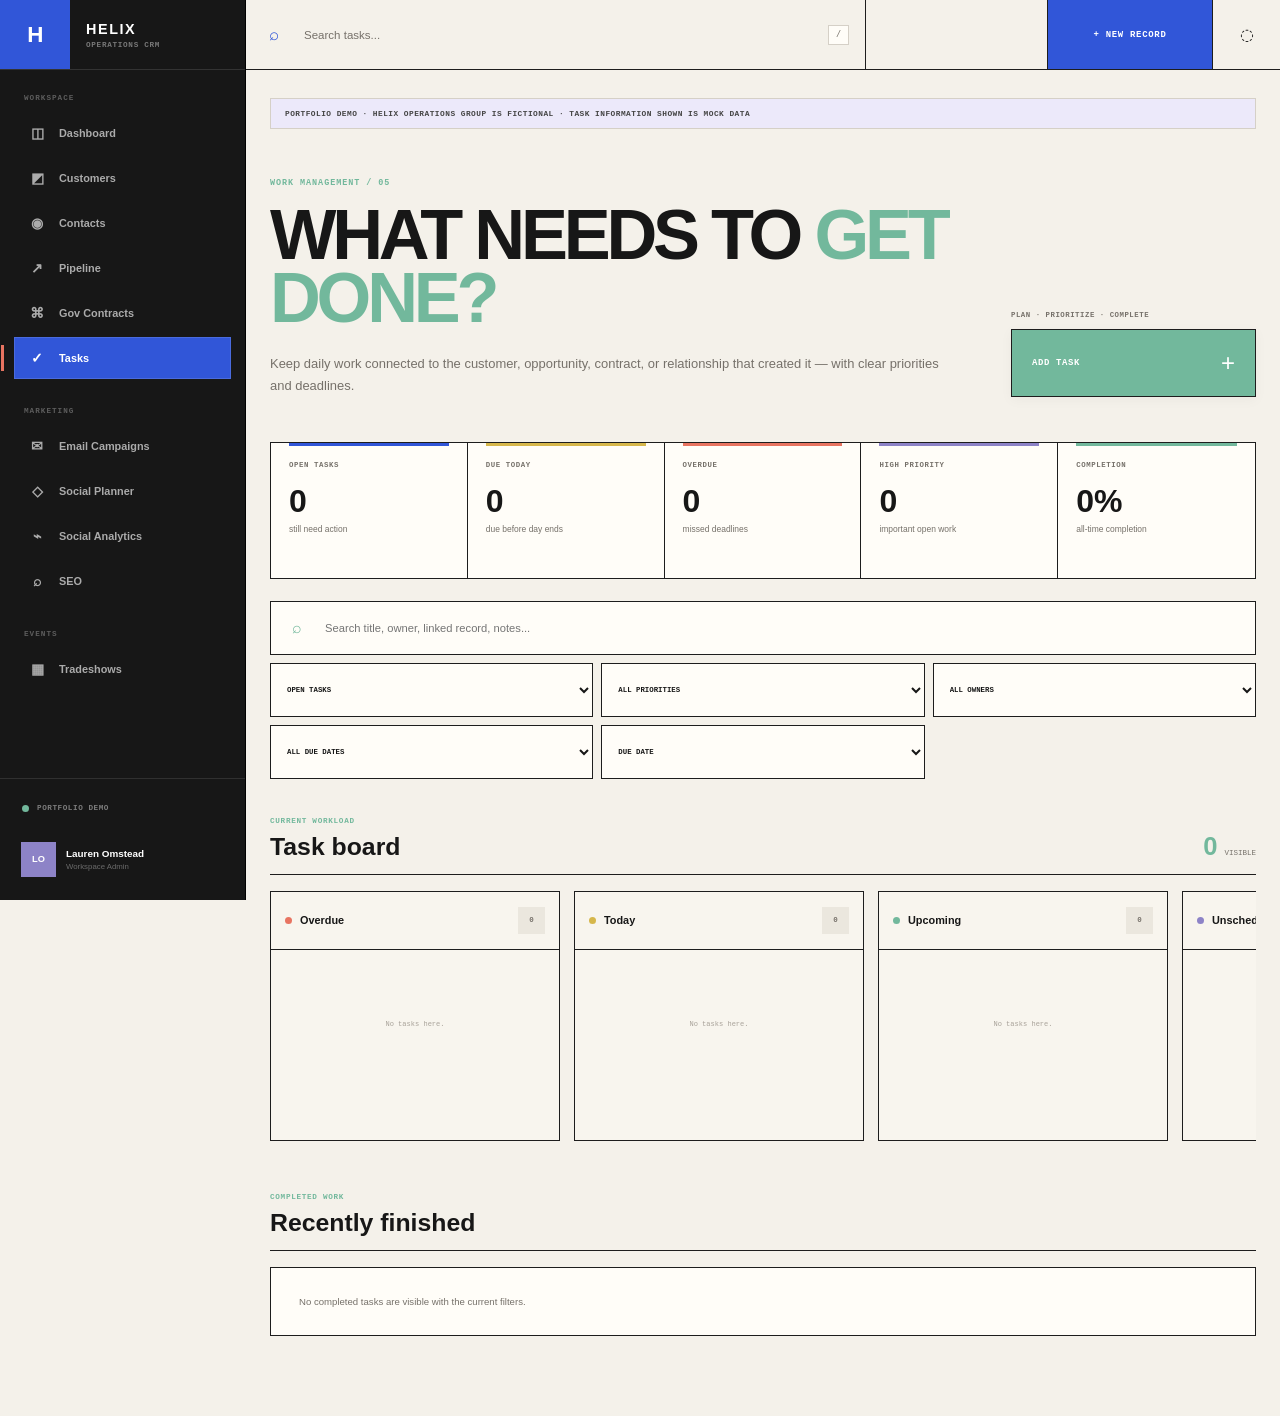
<file: tasks.html>
<!DOCTYPE html>
<html lang="en">

<head>

    <meta charset="UTF-8">

    <meta
        name="viewport"
        content="width=device-width, initial-scale=1.0"
    >

    <title>
        Tasks | Helix CRM
    </title>

    <link
        rel="stylesheet"
        href="css/global.css"
    >

    <link
        rel="stylesheet"
        href="css/tasks.css"
    >

</head>


<body>


    <div class="app-shell">


        <!-- =================================================
             SIDEBAR
             ================================================= -->

        <aside class="sidebar">


            <div class="sidebar-brand">

                <a
                    href="index.html"
                    class="brand-link"
                >

                    <div class="brand-mark">
                        H
                    </div>


                    <div class="brand-copy">

                        <strong>
                            HELIX
                        </strong>

                        <span>
                            OPERATIONS CRM
                        </span>

                    </div>

                </a>

            </div>



            <nav class="sidebar-nav">


                <div class="nav-group">

                    <span class="nav-group-label">
                        WORKSPACE
                    </span>


                    <a
                        href="index.html"
                        class="nav-link"
                    >

                        <span class="nav-icon">
                            ◫
                        </span>

                        <span>
                            Dashboard
                        </span>

                    </a>


                    <a
                        href="customers.html"
                        class="nav-link"
                    >

                        <span class="nav-icon">
                            ◩
                        </span>

                        <span>
                            Customers
                        </span>

                    </a>


                    <a
                        href="contacts.html"
                        class="nav-link"
                    >

                        <span class="nav-icon">
                            ◉
                        </span>

                        <span>
                            Contacts
                        </span>

                    </a>


                    <a
                        href="pipeline.html"
                        class="nav-link"
                    >

                        <span class="nav-icon">
                            ↗
                        </span>

                        <span>
                            Pipeline
                        </span>

                    </a>


                    <a
                        href="contracts.html"
                        class="nav-link"
                    >

                        <span class="nav-icon">
                            ⌘
                        </span>

                        <span>
                            Gov Contracts
                        </span>

                    </a>


                    <a
                        href="tasks.html"
                        class="nav-link active"
                    >

                        <span class="nav-icon">
                            ✓
                        </span>

                        <span>
                            Tasks
                        </span>

                    </a>

                </div>



                <div class="nav-group">

                    <span class="nav-group-label">
                        MARKETING
                    </span>


                    <a
                        href="email.html"
                        class="nav-link"
                    >

                        <span class="nav-icon">
                            ✉
                        </span>

                        <span>
                            Email Campaigns
                        </span>

                    </a>


                    <a
                        href="social-planner.html"
                        class="nav-link"
                    >

                        <span class="nav-icon">
                            ◇
                        </span>

                        <span>
                            Social Planner
                        </span>

                    </a>


                    <a
                        href="social-analytics.html"
                        class="nav-link"
                    >

                        <span class="nav-icon">
                            ⌁
                        </span>

                        <span>
                            Social Analytics
                        </span>

                    </a>


                    <a
                        href="seo.html"
                        class="nav-link"
                    >

                        <span class="nav-icon">
                            ⌕
                        </span>

                        <span>
                            SEO
                        </span>

                    </a>

                </div>



                <div class="nav-group">

                    <span class="nav-group-label">
                        EVENTS
                    </span>


                    <a
                        href="tradeshows.html"
                        class="nav-link"
                    >

                        <span class="nav-icon">
                            ▦
                        </span>

                        <span>
                            Tradeshows
                        </span>

                    </a>

                </div>


            </nav>



            <div class="sidebar-footer">

                <div class="demo-chip">

                    <span class="demo-dot"></span>

                    Portfolio Demo

                </div>


                <div class="user-card">

                    <div class="user-avatar">
                        LO
                    </div>


                    <div class="user-copy">

                        <strong>
                            Lauren Omstead
                        </strong>

                        <span>
                            Workspace Admin
                        </span>

                    </div>

                </div>

            </div>


        </aside>



        <!-- =================================================
             MAIN
             ================================================= -->

        <div class="main-shell">


            <!-- =============================================
                 TOPBAR
                 ============================================= -->

            <header class="topbar">


                <div class="topbar-search">

                    <span>
                        ⌕
                    </span>

                    <input
                        id="globalSearch"
                        type="search"
                        placeholder="Search tasks..."
                        autocomplete="off"
                    >

                    <kbd>
                        /
                    </kbd>

                </div>



                <div class="topbar-actions">


                    <button
                        id="quickCreateButton"
                        class="quick-create"
                        type="button"
                    >

                        <span>
                            + NEW RECORD
                        </span>

                    </button>


                    <button
                        class="icon-button"
                        type="button"
                        aria-label="Notifications"
                    >
                        ◌
                    </button>


                </div>


            </header>



            <!-- =============================================
                 PAGE
                 ============================================= -->

            <main class="tasks-page">


                <div class="demo-notice">

                    Portfolio Demo · Helix Operations Group is fictional · Task information shown is mock data

                </div>



                <!-- =========================================
                     HERO
                     ========================================= -->

                <section class="tasks-hero">


                    <div class="hero-copy">

                        <span class="eyebrow">
                            WORK MANAGEMENT / 05
                        </span>


                        <h1>

                            WHAT NEEDS TO
                            <span>GET DONE?</span>

                        </h1>


                        <p>

                            Keep daily work connected to the customer,
                            opportunity, contract, or relationship that
                            created it — with clear priorities and deadlines.

                        </p>

                    </div>



                    <div class="hero-action-wrap">

                        <span class="hero-label">
                            PLAN · PRIORITIZE · COMPLETE
                        </span>


                        <button
                            id="addTaskButton"
                            class="add-task-button"
                            type="button"
                        >

                            <span>
                                ADD TASK
                            </span>

                            <strong>
                                +
                            </strong>

                        </button>

                    </div>


                </section>



                <!-- =========================================
                     METRICS
                     ========================================= -->

                <section class="task-metrics">


                    <article class="task-metric metric-open">

                        <span>
                            OPEN TASKS
                        </span>

                        <strong id="metricOpen">
                            0
                        </strong>

                        <small>
                            still need action
                        </small>

                    </article>


                    <article class="task-metric metric-today">

                        <span>
                            DUE TODAY
                        </span>

                        <strong id="metricToday">
                            0
                        </strong>

                        <small>
                            due before day ends
                        </small>

                    </article>


                    <article class="task-metric metric-overdue">

                        <span>
                            OVERDUE
                        </span>

                        <strong id="metricOverdue">
                            0
                        </strong>

                        <small>
                            missed deadlines
                        </small>

                    </article>


                    <article class="task-metric metric-high">

                        <span>
                            HIGH PRIORITY
                        </span>

                        <strong id="metricHigh">
                            0
                        </strong>

                        <small>
                            important open work
                        </small>

                    </article>


                    <article class="task-metric metric-complete">

                        <span>
                            COMPLETION
                        </span>

                        <strong id="metricCompletion">
                            0%
                        </strong>

                        <small>
                            all-time completion
                        </small>

                    </article>


                </section>



                <!-- =========================================
                     TOOLBAR
                     ========================================= -->

                <section class="tasks-toolbar">


                    <label class="task-search">

                        <span>
                            ⌕
                        </span>

                        <input
                            id="taskSearch"
                            type="search"
                            placeholder="Search title, owner, linked record, notes..."
                            autocomplete="off"
                        >

                    </label>



                    <select id="statusFilter">

                        <option value="open">
                            OPEN TASKS
                        </option>

                        <option value="">
                            ALL TASKS
                        </option>

                        <option value="completed">
                            COMPLETED
                        </option>

                    </select>



                    <select id="priorityFilter">

                        <option value="">
                            ALL PRIORITIES
                        </option>

                        <option value="urgent">
                            URGENT
                        </option>

                        <option value="high">
                            HIGH
                        </option>

                        <option value="normal">
                            NORMAL
                        </option>

                        <option value="low">
                            LOW
                        </option>

                    </select>



                    <select id="ownerFilter">

                        <option value="">
                            ALL OWNERS
                        </option>

                    </select>



                    <select id="dueFilter">

                        <option value="">
                            ALL DUE DATES
                        </option>

                        <option value="overdue">
                            OVERDUE
                        </option>

                        <option value="today">
                            TODAY
                        </option>

                        <option value="7">
                            NEXT 7 DAYS
                        </option>

                        <option value="30">
                            NEXT 30 DAYS
                        </option>

                        <option value="none">
                            NO DATE
                        </option>

                    </select>



                    <select id="taskSort">

                        <option value="due">
                            DUE DATE
                        </option>

                        <option value="priority">
                            PRIORITY
                        </option>

                        <option value="recent">
                            RECENTLY UPDATED
                        </option>

                        <option value="owner">
                            OWNER
                        </option>

                    </select>


                </section>



                <!-- =========================================
                     TASK BOARD HEADER
                     ========================================= -->

                <section class="task-heading">


                    <div>

                        <span>
                            CURRENT WORKLOAD
                        </span>

                        <h2>
                            Task board
                        </h2>

                    </div>


                    <div class="visible-count">

                        <strong id="visibleTaskCount">
                            0
                        </strong>

                        <span>
                            VISIBLE
                        </span>

                    </div>


                </section>



                <!-- =========================================
                     TASK BOARD
                     ========================================= -->

                <section class="task-board">


                    <!-- =====================================
                         OVERDUE
                         ===================================== -->

                    <div class="task-column overdue-column">


                        <div class="task-column-header">

                            <div>

                                <span class="task-status-dot overdue"></span>

                                <strong>
                                    Overdue
                                </strong>

                            </div>


                            <span id="overdueCount">
                                0
                            </span>

                        </div>


                        <div
                            id="overdueList"
                            class="task-list"
                        >
                        </div>


                    </div>



                    <!-- =====================================
                         TODAY
                         ===================================== -->

                    <div class="task-column today-column">


                        <div class="task-column-header">

                            <div>

                                <span class="task-status-dot today"></span>

                                <strong>
                                    Today
                                </strong>

                            </div>


                            <span id="todayCount">
                                0
                            </span>

                        </div>


                        <div
                            id="todayList"
                            class="task-list"
                        >
                        </div>


                    </div>



                    <!-- =====================================
                         UPCOMING
                         ===================================== -->

                    <div class="task-column upcoming-column">


                        <div class="task-column-header">

                            <div>

                                <span class="task-status-dot upcoming"></span>

                                <strong>
                                    Upcoming
                                </strong>

                            </div>


                            <span id="upcomingCount">
                                0
                            </span>

                        </div>


                        <div
                            id="upcomingList"
                            class="task-list"
                        >
                        </div>


                    </div>



                    <!-- =====================================
                         NO DATE
                         ===================================== -->

                    <div class="task-column unscheduled-column">


                        <div class="task-column-header">

                            <div>

                                <span class="task-status-dot unscheduled"></span>

                                <strong>
                                    Unscheduled
                                </strong>

                            </div>


                            <span id="unscheduledCount">
                                0
                            </span>

                        </div>


                        <div
                            id="unscheduledList"
                            class="task-list"
                        >
                        </div>


                    </div>


                </section>



                <!-- =========================================
                     COMPLETED
                     ========================================= -->

                <section class="completed-section">


                    <div class="completed-heading">

                        <div>

                            <span>
                                COMPLETED WORK
                            </span>

                            <h2>
                                Recently finished
                            </h2>

                        </div>

                    </div>


                    <div
                        id="completedTaskList"
                        class="completed-task-list"
                    >
                    </div>


                </section>


            </main>


        </div>


    </div>



    <!-- =====================================================
         QUICK CREATE
         ===================================================== -->

    <div
        id="quickCreateMenu"
        class="quick-create-menu"
        hidden
    >

        <div class="quick-menu-header">
            CREATE NEW
        </div>

        <a href="customers.html?action=new">
            Customer
            <span>→</span>
        </a>

        <a href="contacts.html?action=new">
            Contact
            <span>→</span>
        </a>

        <a href="pipeline.html?action=new">
            Opportunity
            <span>→</span>
        </a>

        <a href="tasks.html?action=new">
            Task
            <span>→</span>
        </a>

        <a href="contracts.html?action=new">
            Contract Record
            <span>→</span>
        </a>

    </div>



    <!-- =====================================================
         OVERLAY
         ===================================================== -->

    <div
        id="taskOverlay"
        class="task-overlay"
        hidden
    >
    </div>



    <!-- =====================================================
         TASK DRAWER
         ===================================================== -->

    <aside
        id="taskDrawer"
        class="task-drawer"
        hidden
        aria-label="Task editor"
    >


        <div class="drawer-top">


            <div>

                <span class="drawer-kicker">
                    TASK RECORD
                </span>

                <h2 id="drawerTitle">
                    Add task
                </h2>

            </div>


            <button
                id="drawerCloseButton"
                class="drawer-close"
                type="button"
                aria-label="Close task editor"
            >
                ×
            </button>


        </div>



        <form
            id="taskForm"
            class="task-form"
        >


            <input
                id="editingTaskId"
                type="hidden"
            >



            <div class="form-group full">

                <label for="taskTitle">
                    Task
                </label>

                <input
                    id="taskTitle"
                    type="text"
                    placeholder="What needs to happen?"
                    required
                >

            </div>



            <div class="form-group">

                <label for="taskPriority">
                    Priority
                </label>

                <select id="taskPriority">

                    <option value="normal">
                        Normal
                    </option>

                    <option value="high">
                        High
                    </option>

                    <option value="urgent">
                        Urgent
                    </option>

                    <option value="low">
                        Low
                    </option>

                </select>

            </div>



            <div class="form-group">

                <label for="taskOwner">
                    Owner
                </label>

                <input
                    id="taskOwner"
                    type="text"
                    placeholder="Team member"
                >

            </div>



            <div class="form-group">

                <label for="taskDueDate">
                    Due Date
                </label>

                <input
                    id="taskDueDate"
                    type="date"
                >

            </div>



            <div class="form-group">

                <label for="taskDueTime">
                    Due Time
                </label>

                <input
                    id="taskDueTime"
                    type="time"
                >

            </div>



            <div class="form-group">

                <label for="taskType">
                    Task Type
                </label>

                <select id="taskType">

                    <option value="follow-up">
                        Follow-Up
                    </option>

                    <option value="sales">
                        Sales
                    </option>

                    <option value="contract">
                        Contract
                    </option>

                    <option value="marketing">
                        Marketing
                    </option>

                    <option value="meeting">
                        Meeting
                    </option>

                    <option value="research">
                        Research
                    </option>

                    <option value="admin">
                        Administrative
                    </option>

                    <option value="other">
                        Other
                    </option>

                </select>

            </div>



            <div class="form-group">

                <label for="taskStatus">
                    Status
                </label>

                <select id="taskStatus">

                    <option value="open">
                        Open
                    </option>

                    <option value="in-progress">
                        In Progress
                    </option>

                    <option value="waiting">
                        Waiting
                    </option>

                    <option value="completed">
                        Completed
                    </option>

                </select>

            </div>



            <div class="form-group full">

                <label for="taskCustomer">
                    Linked Customer
                </label>

                <select id="taskCustomer">

                    <option value="">
                        No linked customer
                    </option>

                </select>

            </div>



            <div class="form-group full">

                <label for="taskContact">
                    Linked Contact
                </label>

                <select id="taskContact">

                    <option value="">
                        No linked contact
                    </option>

                </select>

            </div>



            <div class="form-group full">

                <label for="taskOpportunity">
                    Linked Opportunity
                </label>

                <select id="taskOpportunity">

                    <option value="">
                        No linked opportunity
                    </option>

                </select>

            </div>



            <div class="form-group full">

                <label for="taskContract">
                    Linked Government Contract
                </label>

                <select id="taskContract">

                    <option value="">
                        No linked contract
                    </option>

                </select>

            </div>



            <div class="form-group full">

                <label for="taskDescription">
                    Details
                </label>

                <textarea
                    id="taskDescription"
                    rows="5"
                    placeholder="Context, instructions, deliverables..."
                ></textarea>

            </div>



            <div class="form-group full">

                <label for="taskNotes">
                    Notes
                </label>

                <textarea
                    id="taskNotes"
                    rows="5"
                    placeholder="Progress notes, blockers, updates..."
                ></textarea>

            </div>



            <div class="drawer-actions full">


                <button
                    id="cancelTaskButton"
                    class="secondary-button"
                    type="button"
                >
                    CANCEL
                </button>


                <button
                    class="save-button"
                    type="submit"
                >

                    <span id="saveTaskLabel">
                        SAVE TASK
                    </span>

                    <strong>
                        →
                    </strong>

                </button>


            </div>


        </form>


    </aside>



    <script src="js/config.js"></script>
    <script src="js/tasks.js"></script>


</body>

</html>
</file>
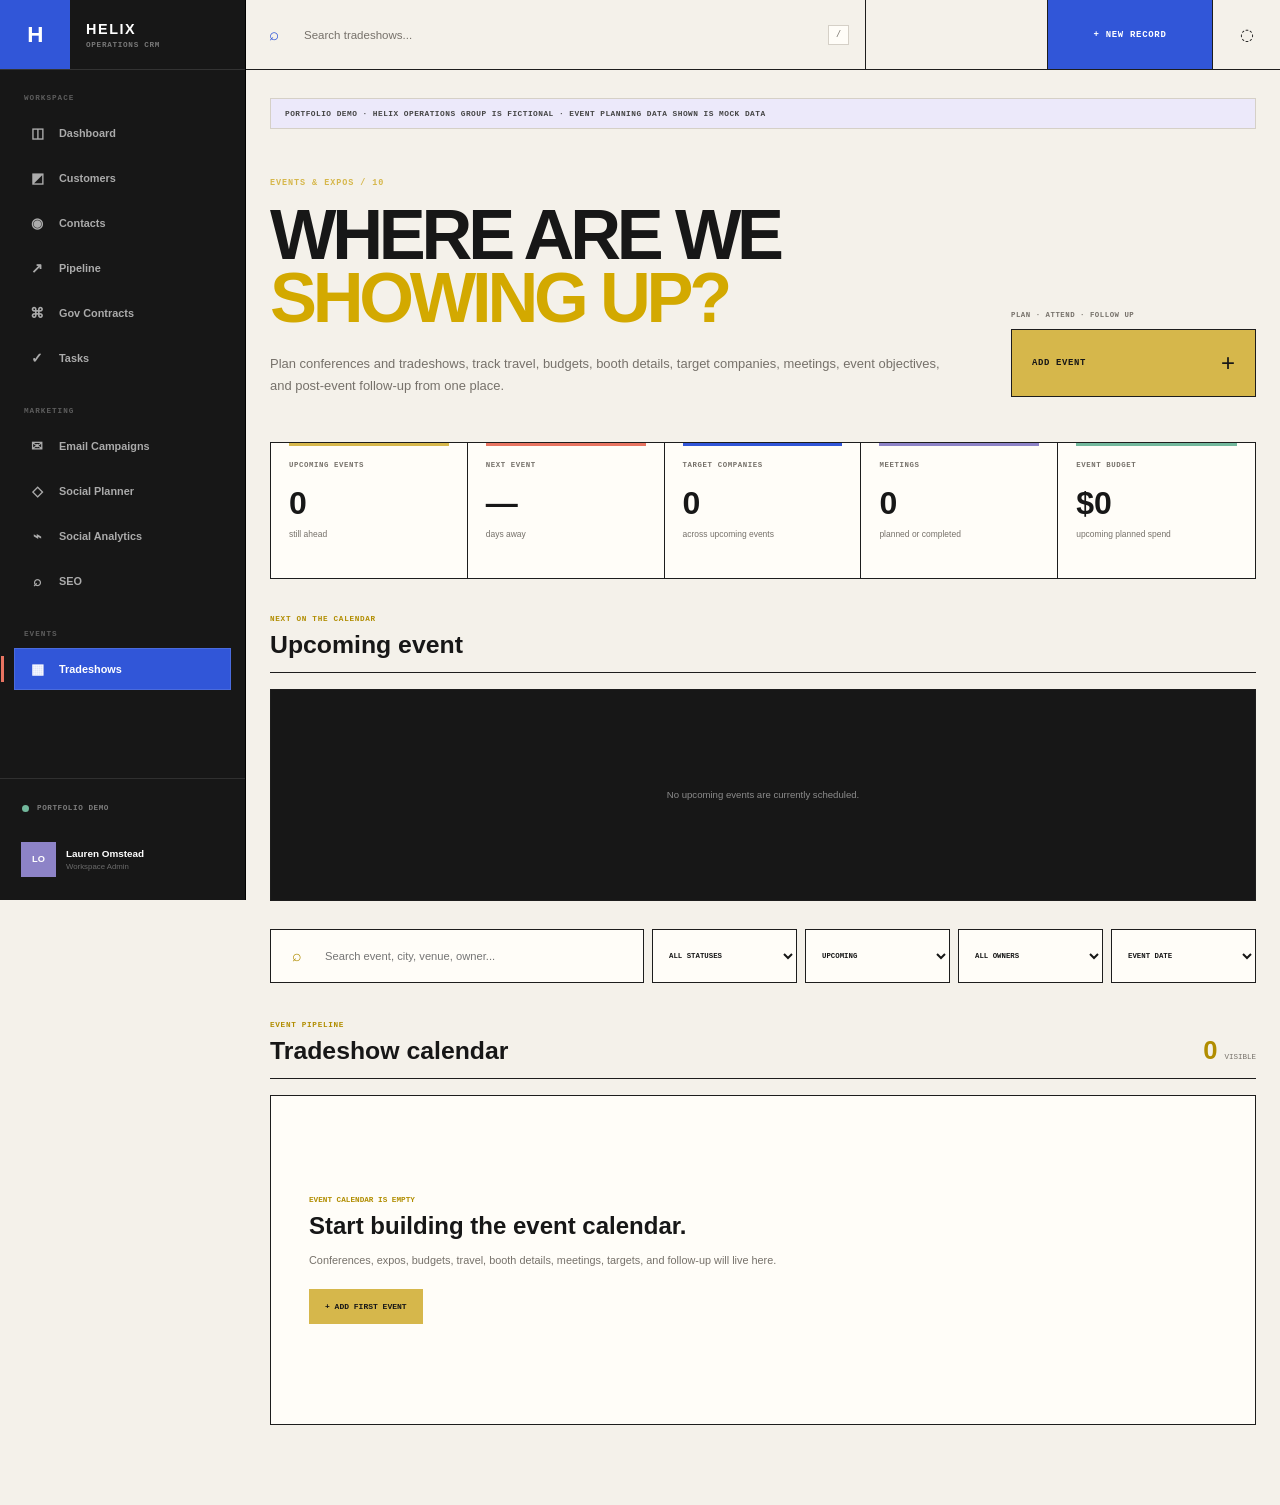
<file: tradeshows.html>
<!DOCTYPE html>
<html lang="en">

<head>

    <meta charset="UTF-8">

    <meta
        name="viewport"
        content="width=device-width, initial-scale=1.0"
    >

    <title>
        Tradeshows | Helix CRM
    </title>

    <link
        rel="stylesheet"
        href="css/global.css"
    >

    <link
        rel="stylesheet"
        href="css/tradeshows.css"
    >

</head>


<body>


    <div class="app-shell">


        <!-- =================================================
             SIDEBAR
             ================================================= -->

        <aside class="sidebar">


            <div class="sidebar-brand">

                <a
                    href="index.html"
                    class="brand-link"
                >

                    <div class="brand-mark">
                        H
                    </div>


                    <div class="brand-copy">

                        <strong>
                            HELIX
                        </strong>

                        <span>
                            OPERATIONS CRM
                        </span>

                    </div>

                </a>

            </div>



            <nav class="sidebar-nav">


                <div class="nav-group">

                    <span class="nav-group-label">
                        WORKSPACE
                    </span>


                    <a href="index.html" class="nav-link">
                        <span class="nav-icon">◫</span>
                        <span>Dashboard</span>
                    </a>


                    <a href="customers.html" class="nav-link">
                        <span class="nav-icon">◩</span>
                        <span>Customers</span>
                    </a>


                    <a href="contacts.html" class="nav-link">
                        <span class="nav-icon">◉</span>
                        <span>Contacts</span>
                    </a>


                    <a href="pipeline.html" class="nav-link">
                        <span class="nav-icon">↗</span>
                        <span>Pipeline</span>
                    </a>


                    <a href="contracts.html" class="nav-link">
                        <span class="nav-icon">⌘</span>
                        <span>Gov Contracts</span>
                    </a>


                    <a href="tasks.html" class="nav-link">
                        <span class="nav-icon">✓</span>
                        <span>Tasks</span>
                    </a>

                </div>



                <div class="nav-group">

                    <span class="nav-group-label">
                        MARKETING
                    </span>


                    <a href="email.html" class="nav-link">
                        <span class="nav-icon">✉</span>
                        <span>Email Campaigns</span>
                    </a>


                    <a href="social-planner.html" class="nav-link">
                        <span class="nav-icon">◇</span>
                        <span>Social Planner</span>
                    </a>


                    <a href="social-analytics.html" class="nav-link">
                        <span class="nav-icon">⌁</span>
                        <span>Social Analytics</span>
                    </a>


                    <a href="seo.html" class="nav-link">
                        <span class="nav-icon">⌕</span>
                        <span>SEO</span>
                    </a>

                </div>



                <div class="nav-group">

                    <span class="nav-group-label">
                        EVENTS
                    </span>


                    <a
                        href="tradeshows.html"
                        class="nav-link active"
                    >
                        <span class="nav-icon">▦</span>
                        <span>Tradeshows</span>
                    </a>

                </div>


            </nav>



            <div class="sidebar-footer">

                <div class="demo-chip">
                    <span class="demo-dot"></span>
                    Portfolio Demo
                </div>


                <div class="user-card">

                    <div class="user-avatar">
                        LO
                    </div>


                    <div class="user-copy">

                        <strong>
                            Lauren Omstead
                        </strong>

                        <span>
                            Workspace Admin
                        </span>

                    </div>

                </div>

            </div>


        </aside>



        <!-- =================================================
             MAIN
             ================================================= -->

        <div class="main-shell">


            <header class="topbar">


                <div class="topbar-search">

                    <span>
                        ⌕
                    </span>

                    <input
                        id="globalSearch"
                        type="search"
                        placeholder="Search tradeshows..."
                        autocomplete="off"
                    >

                    <kbd>
                        /
                    </kbd>

                </div>



                <div class="topbar-actions">

                    <button
                        id="quickCreateButton"
                        class="quick-create"
                        type="button"
                    >
                        <span>
                            + NEW RECORD
                        </span>
                    </button>


                    <button
                        class="icon-button"
                        type="button"
                        aria-label="Notifications"
                    >
                        ◌
                    </button>

                </div>


            </header>



            <!-- =============================================
                 PAGE
                 ============================================= -->

            <main class="tradeshow-page">


                <div class="demo-notice">

                    Portfolio Demo · Helix Operations Group is fictional · Event planning data shown is mock data

                </div>



                <!-- =========================================
                     HERO
                     ========================================= -->

                <section class="tradeshow-hero">


                    <div class="hero-copy">

                        <span class="eyebrow">
                            EVENTS & EXPOS / 10
                        </span>


                        <h1>

                            WHERE ARE WE
                            <span>SHOWING UP?</span>

                        </h1>


                        <p>

                            Plan conferences and tradeshows, track travel,
                            budgets, booth details, target companies,
                            meetings, event objectives, and post-event
                            follow-up from one place.

                        </p>

                    </div>



                    <div class="hero-action-wrap">

                        <span class="hero-label">
                            PLAN · ATTEND · FOLLOW UP
                        </span>


                        <button
                            id="addEventButton"
                            class="add-event-button"
                            type="button"
                        >

                            <span>
                                ADD EVENT
                            </span>

                            <strong>
                                +
                            </strong>

                        </button>

                    </div>


                </section>



                <!-- =========================================
                     METRICS
                     ========================================= -->

                <section class="event-metrics">


                    <article class="event-metric metric-upcoming">

                        <span>
                            UPCOMING EVENTS
                        </span>

                        <strong id="metricUpcoming">
                            0
                        </strong>

                        <small>
                            still ahead
                        </small>

                    </article>


                    <article class="event-metric metric-next">

                        <span>
                            NEXT EVENT
                        </span>

                        <strong id="metricNextDays">
                            —
                        </strong>

                        <small>
                            days away
                        </small>

                    </article>


                    <article class="event-metric metric-targets">

                        <span>
                            TARGET COMPANIES
                        </span>

                        <strong id="metricTargets">
                            0
                        </strong>

                        <small>
                            across upcoming events
                        </small>

                    </article>


                    <article class="event-metric metric-meetings">

                        <span>
                            MEETINGS
                        </span>

                        <strong id="metricMeetings">
                            0
                        </strong>

                        <small>
                            planned or completed
                        </small>

                    </article>


                    <article class="event-metric metric-budget">

                        <span>
                            EVENT BUDGET
                        </span>

                        <strong id="metricBudget">
                            $0
                        </strong>

                        <small>
                            upcoming planned spend
                        </small>

                    </article>


                </section>



                <!-- =========================================
                     NEXT EVENT
                     ========================================= -->

                <section class="next-event-section">


                    <div class="section-heading">

                        <div>

                            <span>
                                NEXT ON THE CALENDAR
                            </span>

                            <h2>
                                Upcoming event
                            </h2>

                        </div>

                    </div>


                    <div
                        id="nextEventSpotlight"
                        class="next-event-spotlight"
                    >
                    </div>


                </section>



                <!-- =========================================
                     FILTERS
                     ========================================= -->

                <section class="event-toolbar">


                    <label class="event-search">

                        <span>
                            ⌕
                        </span>

                        <input
                            id="eventSearch"
                            type="search"
                            placeholder="Search event, city, venue, owner..."
                            autocomplete="off"
                        >

                    </label>



                    <select id="statusFilter">

                        <option value="">
                            ALL STATUSES
                        </option>

                        <option value="researching">
                            RESEARCHING
                        </option>

                        <option value="planning">
                            PLANNING
                        </option>

                        <option value="confirmed">
                            CONFIRMED
                        </option>

                        <option value="attending">
                            ATTENDING
                        </option>

                        <option value="completed">
                            COMPLETED
                        </option>

                        <option value="cancelled">
                            CANCELLED
                        </option>

                    </select>



                    <select id="timeFilter">

                        <option value="upcoming">
                            UPCOMING
                        </option>

                        <option value="">
                            ALL EVENTS
                        </option>

                        <option value="past">
                            PAST EVENTS
                        </option>

                        <option value="30">
                            NEXT 30 DAYS
                        </option>

                        <option value="90">
                            NEXT 90 DAYS
                        </option>

                    </select>



                    <select id="ownerFilter">

                        <option value="">
                            ALL OWNERS
                        </option>

                    </select>



                    <select id="eventSort">

                        <option value="date">
                            EVENT DATE
                        </option>

                        <option value="budget">
                            HIGHEST BUDGET
                        </option>

                        <option value="targets">
                            MOST TARGETS
                        </option>

                        <option value="recent">
                            RECENTLY UPDATED
                        </option>

                        <option value="name">
                            EVENT A–Z
                        </option>

                    </select>


                </section>



                <!-- =========================================
                     EVENT LIST
                     ========================================= -->

                <section class="event-heading">


                    <div>

                        <span>
                            EVENT PIPELINE
                        </span>

                        <h2>
                            Tradeshow calendar
                        </h2>

                    </div>


                    <div class="visible-count">

                        <strong id="visibleEventCount">
                            0
                        </strong>

                        <span>
                            VISIBLE
                        </span>

                    </div>


                </section>



                <section
                    id="eventList"
                    class="event-list"
                >
                </section>


            </main>


        </div>


    </div>



    <!-- =====================================================
         QUICK CREATE
         ===================================================== -->

    <div
        id="quickCreateMenu"
        class="quick-create-menu"
        hidden
    >

        <div class="quick-menu-header">
            CREATE NEW
        </div>

        <a href="customers.html?action=new">
            Customer
            <span>→</span>
        </a>

        <a href="contacts.html?action=new">
            Contact
            <span>→</span>
        </a>

        <a href="pipeline.html?action=new">
            Opportunity
            <span>→</span>
        </a>

        <a href="tasks.html?action=new">
            Task
            <span>→</span>
        </a>

        <a href="contracts.html?action=new">
            Contract Record
            <span>→</span>
        </a>

    </div>



    <!-- =====================================================
         OVERLAY
         ===================================================== -->

    <div
        id="eventOverlay"
        class="event-overlay"
        hidden
    >
    </div>



    <!-- =====================================================
         EVENT DRAWER
         ===================================================== -->

    <aside
        id="eventDrawer"
        class="event-drawer"
        hidden
        aria-label="Event editor"
    >


        <div class="drawer-top">


            <div>

                <span class="drawer-kicker">
                    EVENT RECORD
                </span>

                <h2 id="drawerTitle">
                    Add event
                </h2>

            </div>


            <button
                id="drawerCloseButton"
                class="drawer-close"
                type="button"
            >
                ×
            </button>


        </div>



        <form
            id="eventForm"
            class="event-form"
        >


            <input
                id="editingEventId"
                type="hidden"
            >



            <div class="form-group full">

                <label for="eventName">
                    Event Name
                </label>

                <input
                    id="eventName"
                    type="text"
                    placeholder="Conference or tradeshow name"
                    required
                >

            </div>



            <div class="form-group">

                <label for="eventStatus">
                    Status
                </label>

                <select id="eventStatus">

                    <option value="researching">
                        Researching
                    </option>

                    <option value="planning">
                        Planning
                    </option>

                    <option value="confirmed">
                        Confirmed
                    </option>

                    <option value="attending">
                        Attending
                    </option>

                    <option value="completed">
                        Completed
                    </option>

                    <option value="cancelled">
                        Cancelled
                    </option>

                </select>

            </div>



            <div class="form-group">

                <label for="eventOwner">
                    Owner
                </label>

                <input
                    id="eventOwner"
                    type="text"
                    placeholder="Team member"
                >

            </div>



            <div class="form-group">

                <label for="eventStartDate">
                    Start Date
                </label>

                <input
                    id="eventStartDate"
                    type="date"
                >

            </div>



            <div class="form-group">

                <label for="eventEndDate">
                    End Date
                </label>

                <input
                    id="eventEndDate"
                    type="date"
                >

            </div>



            <div class="form-group">

                <label for="eventCity">
                    City
                </label>

                <input
                    id="eventCity"
                    type="text"
                    placeholder="City"
                >

            </div>



            <div class="form-group">

                <label for="eventState">
                    State
                </label>

                <input
                    id="eventState"
                    type="text"
                    placeholder="State"
                >

            </div>



            <div class="form-group full">

                <label for="eventVenue">
                    Venue
                </label>

                <input
                    id="eventVenue"
                    type="text"
                    placeholder="Convention center, hotel, venue..."
                >

            </div>



            <div class="form-group">

                <label for="eventBooth">
                    Booth Number
                </label>

                <input
                    id="eventBooth"
                    type="text"
                    placeholder="Booth / stand number"
                >

            </div>



            <div class="form-group">

                <label for="eventBudget">
                    Budget
                </label>

                <input
                    id="eventBudget"
                    type="number"
                    min="0"
                    step="100"
                    value="0"
                >

            </div>



            <div class="form-group">

                <label for="registrationStatus">
                    Registration
                </label>

                <select id="registrationStatus">

                    <option value="not-started">
                        Not Started
                    </option>

                    <option value="in-progress">
                        In Progress
                    </option>

                    <option value="complete">
                        Complete
                    </option>

                </select>

            </div>



            <div class="form-group">

                <label for="travelStatus">
                    Travel
                </label>

                <select id="travelStatus">

                    <option value="not-started">
                        Not Started
                    </option>

                    <option value="in-progress">
                        In Progress
                    </option>

                    <option value="booked">
                        Booked
                    </option>

                    <option value="not-needed">
                        Not Needed
                    </option>

                </select>

            </div>



            <div class="form-group">

                <label for="eventTargets">
                    Target Companies
                </label>

                <input
                    id="eventTargets"
                    type="number"
                    min="0"
                    step="1"
                    value="0"
                >

            </div>



            <div class="form-group">

                <label for="eventMeetings">
                    Meetings
                </label>

                <input
                    id="eventMeetings"
                    type="number"
                    min="0"
                    step="1"
                    value="0"
                >

            </div>



            <div class="form-group full">

                <label for="eventWebsite">
                    Event Website
                </label>

                <input
                    id="eventWebsite"
                    type="text"
                    placeholder="Public event URL"
                >

            </div>



            <div class="form-group full">

                <label for="eventGoal">
                    Event Goal
                </label>

                <textarea
                    id="eventGoal"
                    rows="5"
                    placeholder="Why are we attending and what does success look like?"
                ></textarea>

            </div>



            <div class="form-group full">

                <label for="eventTargetsNote">
                    Targeting Notes
                </label>

                <textarea
                    id="eventTargetsNote"
                    rows="5"
                    placeholder="Priority companies, people to meet, research notes..."
                ></textarea>

            </div>



            <div class="form-group full">

                <label for="eventChecklist">
                    Pre-Event Checklist
                </label>

                <textarea
                    id="eventChecklist"
                    rows="6"
                    placeholder="Registration, flights, hotel, booth materials, target research, meeting outreach..."
                ></textarea>

            </div>



            <div class="form-group">

                <label for="followUpStatus">
                    Follow-Up Status
                </label>

                <select id="followUpStatus">

                    <option value="not-started">
                        Not Started
                    </option>

                    <option value="in-progress">
                        In Progress
                    </option>

                    <option value="complete">
                        Complete
                    </option>

                    <option value="not-applicable">
                        Not Applicable
                    </option>

                </select>

            </div>



            <div class="form-group">

                <label for="leadsGenerated">
                    Leads Generated
                </label>

                <input
                    id="leadsGenerated"
                    type="number"
                    min="0"
                    step="1"
                    value="0"
                >

            </div>



            <div class="form-group full">

                <label for="eventNotes">
                    Notes
                </label>

                <textarea
                    id="eventNotes"
                    rows="5"
                    placeholder="Internal event notes..."
                ></textarea>

            </div>



            <div class="drawer-actions full">


                <button
                    id="cancelEventButton"
                    class="secondary-button"
                    type="button"
                >
                    CANCEL
                </button>


                <button
                    class="save-button"
                    type="submit"
                >

                    <span id="saveEventLabel">
                        SAVE EVENT
                    </span>

                    <strong>
                        →
                    </strong>

                </button>


            </div>


        </form>


    </aside>



    <script src="js/config.js"></script>
    <script src="js/tradeshows.js"></script>


</body>

</html>
</file>
<file: css/global.css>
/* =========================================================
   HELIX CRM
   GLOBAL DESIGN SYSTEM
   MODERN EDITORIAL / PROFESSIONAL TECH
   ========================================================= */


/* =========================================================
   TOKENS
   ========================================================= */

:root {
    --ink: #171717;
    --ink-soft: #292929;
    --ink-muted: #444444;

    --paper: #f4f1ea;
    --paper-soft: #ebe7de;
    --surface: #fffdf8;
    --surface-2: #f8f5ee;

    --white: #ffffff;

    --blue: #3156d8;
    --blue-dark: #2342ad;
    --blue-soft: #e7ecff;

    --coral: #e87461;
    --coral-soft: #f9e2dc;

    --mint: #72b89c;
    --mint-soft: #e4f3ed;

    --lavender: #8d83c7;
    --lavender-soft: #ece9fa;

    --yellow: #d6b74b;
    --yellow-soft: #f6edc8;

    --red: #c84d4d;
    --red-soft: #f8dddd;

    --muted: #76716a;
    --muted-light: #a7a198;

    --border: #1d1d1d;
    --border-soft: #d5d0c7;

    --sidebar-width: 246px;
    --topbar-height: 70px;

    --shadow-soft:
        0 8px 26px rgba(0,0,0,.05);

    --shadow-card:
        0 3px 12px rgba(0,0,0,.04);
}


/* =========================================================
   RESET
   ========================================================= */

* {
    box-sizing: border-box;
}


html {
    scroll-behavior: smooth;
}


body {
    margin: 0;

    min-height: 100vh;

    background:
        var(--paper);

    color:
        var(--ink);

    font-family:
        Arial,
        Helvetica,
        sans-serif;

    -webkit-font-smoothing:
        antialiased;
}


button,
input,
select,
textarea {
    font: inherit;
}


button {
    border-radius: 0;
}


a {
    color: inherit;

    text-decoration: none;
}


::selection {
    background:
        var(--blue);

    color:
        white;
}


/* =========================================================
   APP SHELL
   ========================================================= */

.app-shell {
    min-height: 100vh;

    display: grid;

    grid-template-columns:
        var(--sidebar-width)
        minmax(0, 1fr);
}


/* =========================================================
   SIDEBAR
   ========================================================= */

.sidebar {
    position: fixed;

    inset:
        0 auto 0 0;

    z-index: 1200;

    width:
        var(--sidebar-width);

    display: flex;

    flex-direction: column;

    background:
        var(--ink);

    color:
        white;

    border-right:
        1px solid
        #000;
}


/* =========================================================
   BRAND
   ========================================================= */

.sidebar-brand {
    height:
        var(--topbar-height);

    border-bottom:
        1px solid
        rgba(255,255,255,.12);
}


.brand-link {
    height: 100%;

    display: flex;

    align-items: stretch;
}


.brand-mark {
    width: 70px;

    display: grid;

    place-items: center;

    background:
        var(--blue);

    color:
        white;

    font-size:
        1.4rem;

    font-weight:
        900;

    letter-spacing:
        -.04em;
}


.brand-copy {
    flex: 1;

    display: flex;

    flex-direction: column;

    justify-content: center;

    padding:
        0 16px;
}


.brand-copy strong {
    font-size:
        .9rem;

    font-weight:
        900;

    letter-spacing:
        .11em;
}


.brand-copy span {
    margin-top:
        4px;

    color:
        rgba(255,255,255,.42);

    font-family:
        "Courier New",
        monospace;

    font-size:
        .48rem;

    font-weight:
        700;

    letter-spacing:
        .09em;
}


/* =========================================================
   NAVIGATION
   ========================================================= */

.sidebar-nav {
    flex: 1;

    overflow-y: auto;

    padding:
        24px 14px;
}


.nav-group {
    margin-bottom:
        28px;
}


.nav-group-label {
    display: block;

    margin:
        0 10px 10px;

    color:
        rgba(255,255,255,.3);

    font-family:
        "Courier New",
        monospace;

    font-size:
        .48rem;

    font-weight:
        700;

    letter-spacing:
        .13em;
}


.nav-link {
    position: relative;

    min-height:
        42px;

    display: flex;

    align-items: center;

    gap:
        11px;

    margin-bottom:
        3px;

    padding:
        0 11px;

    border:
        1px solid
        transparent;

    color:
        rgba(255,255,255,.64);

    font-size:
        .68rem;

    font-weight:
        700;

    transition:
        color .15s ease,
        background .15s ease,
        border-color .15s ease;
}


.nav-link:hover {
    color:
        white;

    background:
        rgba(255,255,255,.045);
}


.nav-link.active {
    background:
        var(--blue);

    border-color:
        rgba(255,255,255,.12);

    color:
        white;
}


.nav-link.active::before {
    content: "";

    position: absolute;

    left: -14px;

    top: 7px;

    bottom: 7px;

    width: 3px;

    background:
        var(--coral);
}


.nav-icon {
    width: 22px;

    text-align: center;

    font-size:
        .9rem;
}


/* =========================================================
   SIDEBAR FOOTER
   ========================================================= */

.sidebar-footer {
    padding:
        14px;

    border-top:
        1px solid
        rgba(255,255,255,.11);
}


.demo-chip {
    min-height:
        30px;

    display: flex;

    align-items: center;

    gap:
        8px;

    padding:
        0 8px;

    margin-bottom:
        9px;

    color:
        rgba(255,255,255,.44);

    font-family:
        "Courier New",
        monospace;

    font-size:
        .48rem;

    font-weight:
        700;

    letter-spacing:
        .07em;

    text-transform:
        uppercase;
}


.demo-dot {
    width: 7px;

    height: 7px;

    background:
        var(--mint);

    border-radius:
        50%;
}


.user-card {
    min-height:
        54px;

    display: flex;

    align-items: center;

    gap:
        10px;

    padding:
        7px;
}


.user-avatar {
    width: 35px;

    height: 35px;

    display: grid;

    place-items: center;

    background:
        var(--lavender);

    color:
        white;

    font-size:
        .58rem;

    font-weight:
        900;
}


.user-copy {
    display: flex;

    flex-direction: column;
}


.user-copy strong {
    font-size:
        .62rem;
}


.user-copy span {
    margin-top:
        3px;

    color:
        rgba(255,255,255,.36);

    font-size:
        .49rem;
}


/* =========================================================
   MAIN
   ========================================================= */

.main-shell {
    min-width: 0;

    grid-column:
        2;
}


/* =========================================================
   TOPBAR
   ========================================================= */

.topbar {
    position: sticky;

    top: 0;

    z-index: 1000;

    height:
        var(--topbar-height);

    display: flex;

    align-items: stretch;

    justify-content: space-between;

    background:
        rgba(244,241,234,.96);

    backdrop-filter:
        blur(14px);

    border-bottom:
        1px solid
        var(--border);
}


/* =========================================================
   TOPBAR SEARCH
   ========================================================= */

.topbar-search {
    flex: 1;

    max-width:
        620px;

    display: flex;

    align-items: center;

    border-right:
        1px solid
        var(--border);
}


.topbar-search > span {
    width: 56px;

    display: grid;

    place-items: center;

    color:
        var(--blue);

    font-size:
        1.05rem;
}


.topbar-search input {
    flex: 1;

    min-width: 0;

    height: 100%;

    border: none;

    outline: none;

    background:
        transparent;

    color:
        var(--ink);

    font-size:
        .72rem;
}


.topbar-search input::placeholder {
    color:
        var(--muted);
}


.topbar-search kbd {
    margin-right:
        16px;

    padding:
        4px 7px;

    border:
        1px solid
        var(--border-soft);

    background:
        var(--surface);

    color:
        var(--muted);

    font-family:
        "Courier New",
        monospace;

    font-size:
        .53rem;
}


/* =========================================================
   TOPBAR ACTIONS
   ========================================================= */

.topbar-actions {
    display: flex;

    align-items: stretch;
}


.quick-create {
    min-width:
        165px;

    padding:
        0 20px;

    border:
        none;

    border-left:
        1px solid
        var(--border);

    background:
        var(--blue);

    color:
        white;

    cursor:
        pointer;

    font-family:
        "Courier New",
        monospace;

    font-size:
        .56rem;

    font-weight:
        700;

    letter-spacing:
        .08em;

    transition:
        background .15s ease;
}


.quick-create:hover {
    background:
        var(--blue-dark);
}


.icon-button {
    width: 68px;

    border:
        none;

    border-left:
        1px solid
        var(--border);

    background:
        transparent;

    color:
        var(--ink);

    cursor:
        pointer;

    font-size:
        1rem;
}


.icon-button:hover {
    background:
        var(--paper-soft);
}


/* =========================================================
   DEMO NOTICE
   ========================================================= */

.demo-notice {
    padding:
        10px 14px;

    border:
        1px solid
        var(--border-soft);

    background:
        var(--lavender-soft);

    color:
        var(--ink-muted);

    font-family:
        "Courier New",
        monospace;

    font-size:
        .49rem;

    font-weight:
        700;

    letter-spacing:
        .06em;

    text-transform:
        uppercase;
}


/* =========================================================
   SHARED PANEL
   ========================================================= */

.dashboard-panel {
    min-width: 0;

    background:
        var(--surface);

    border:
        1px solid
        var(--border);

    box-shadow:
        var(--shadow-card);
}


.panel-header {
    min-height:
        76px;

    display: flex;

    align-items: center;

    justify-content: space-between;

    gap:
        20px;

    padding:
        16px 18px;

    border-bottom:
        1px solid
        var(--border);
}


.panel-header h2 {
    margin:
        5px 0 0;

    font-size:
        1.02rem;

    font-weight:
        800;

    line-height:
        1;
}


.panel-header > a {
    color:
        var(--blue);

    font-family:
        "Courier New",
        monospace;

    font-size:
        .5rem;

    font-weight:
        700;
}


.panel-header > a:hover {
    text-decoration:
        underline;
}


.panel-kicker {
    color:
        var(--muted);

    font-family:
        "Courier New",
        monospace;

    font-size:
        .47rem;

    font-weight:
        700;

    letter-spacing:
        .08em;
}


/* =========================================================
   QUICK CREATE MENU
   ========================================================= */

.quick-create-menu {
    position: fixed;

    top:
        calc(var(--topbar-height) + 8px);

    right: 68px;

    z-index: 3000;

    width: 260px;

    border:
        1px solid
        var(--border);

    background:
        var(--surface);

    box-shadow:
        var(--shadow-soft);
}


.quick-menu-header {
    padding:
        12px 14px;

    border-bottom:
        1px solid
        var(--border);

    background:
        var(--ink);

    color:
        white;

    font-family:
        "Courier New",
        monospace;

    font-size:
        .51rem;

    font-weight:
        700;

    letter-spacing:
        .09em;
}


.quick-create-menu > a {
    min-height:
        46px;

    display: flex;

    align-items: center;

    justify-content: space-between;

    padding:
        0 14px;

    border-bottom:
        1px solid
        var(--border-soft);

    font-size:
        .65rem;

    font-weight:
        700;
}


.quick-create-menu > a:last-child {
    border-bottom: none;
}


.quick-create-menu > a:hover {
    background:
        var(--blue-soft);

    color:
        var(--blue-dark);
}


/* =========================================================
   SCROLLBAR
   ========================================================= */

::-webkit-scrollbar {
    width: 10px;

    height: 10px;
}


::-webkit-scrollbar-track {
    background:
        var(--paper);
}


::-webkit-scrollbar-thumb {
    background:
        #b7b2a8;

    border:
        2px solid
        var(--paper);
}


/* =========================================================
   RESPONSIVE
   ========================================================= */

@media (max-width: 900px) {

    :root {
        --sidebar-width: 70px;
    }


    .brand-copy,
    .nav-group-label,
    .nav-link > span:last-child,
    .sidebar-footer {
        display: none;
    }


    .brand-mark {
        width: 70px;
    }


    .sidebar-nav {
        padding:
            18px 9px;
    }


    .nav-link {
        justify-content:
            center;

        padding:
            0;
    }


    .nav-link.active::before {
        display: none;
    }


    .nav-icon {
        width: auto;
    }


    .quick-create {
        min-width: 70px;

        padding: 0;
    }


    .quick-create span {
        font-size: 0;
    }


    .quick-create span::after {
        content: "+";

        font-size: 1.2rem;
    }

}


@media (max-width: 620px) {

    :root {
        --sidebar-width: 0px;
    }


    .sidebar {
        display: none;
    }


    .app-shell {
        display: block;
    }


    .main-shell {
        grid-column: 1;
    }


    .topbar-search kbd {
        display: none;
    }

}
</file>
<file: css/dashboard.css>
/* =========================================================
   HELIX CRM
   DASHBOARD
   PROFESSIONAL EDITORIAL TECH
   ========================================================= */


/* =========================================================
   PAGE
   ========================================================= */

.dashboard-page {
    width:
        min(
            1580px,
            calc(100% - 48px)
        );

    margin:
        0 auto;

    padding:
        28px 0
        80px;
}


/* =========================================================
   HERO
   ========================================================= */

.dashboard-hero {
    min-height:
        285px;

    display: grid;

    grid-template-columns:
        minmax(0,1fr)
        190px;

    align-items:
        end;

    gap:
        50px;

    padding:
        42px 0
        46px;
}


.eyebrow {
    color:
        var(--blue);

    font-family:
        "Courier New",
        monospace;

    font-size:
        .54rem;

    font-weight:
        700;

    letter-spacing:
        .12em;
}


.dashboard-hero h1 {
    max-width:
        900px;

    margin:
        13px 0 0;

    font-size:
        clamp(
            3rem,
            5.6vw,
            6rem
        );

    font-weight:
        800;

    line-height:
        .9;

    letter-spacing:
        -.055em;
}


.dashboard-hero h1 span {
    color:
        var(--blue);
}


.dashboard-hero p {
    max-width:
        710px;

    margin:
        23px 0 0;

    color:
        var(--muted);

    font-size:
        .82rem;

    line-height:
        1.7;
}


/* =========================================================
   DATE
   ========================================================= */

.hero-meta {
    padding:
        18px 0;

    border-top:
        3px solid
        var(--ink);

    border-bottom:
        1px solid
        var(--border);
}


.hero-meta span {
    display: block;

    color:
        var(--muted);

    font-family:
        "Courier New",
        monospace;

    font-size:
        .47rem;

    font-weight:
        700;

    letter-spacing:
        .11em;
}


.hero-meta strong {
    display: block;

    margin-top:
        9px;

    font-size:
        .78rem;

    font-weight:
        800;

    line-height:
        1.35;
}


/* =========================================================
   KPI STRIP
   ========================================================= */

.kpi-strip {
    display: grid;

    grid-template-columns:
        repeat(5,1fr);

    border:
        1px solid
        var(--border);

    background:
        var(--surface);

    margin-bottom:
        20px;
}


.kpi-card {
    position: relative;

    min-height:
        140px;

    padding:
        19px;

    border-right:
        1px solid
        var(--border);
}


.kpi-card:last-child {
    border-right: none;
}


.kpi-card::before {
    content: "";

    position: absolute;

    left: 18px;

    right: 18px;

    top: 0;

    height: 3px;

    background:
        var(--blue);
}


.kpi-card:nth-child(2)::before {
    background:
        var(--lavender);
}


.kpi-card:nth-child(3)::before {
    background:
        var(--coral);
}


.kpi-card:nth-child(4)::before {
    background:
        var(--mint);
}


.kpi-card:nth-child(5)::before {
    background:
        var(--yellow);
}


.kpi-label {
    display: block;

    color:
        var(--muted);

    font-family:
        "Courier New",
        monospace;

    font-size:
        .47rem;

    font-weight:
        700;

    letter-spacing:
        .09em;
}


.kpi-card strong {
    display: block;

    margin-top:
        18px;

    font-size:
        2rem;

    font-weight:
        800;

    line-height:
        1;
}


.kpi-card small {
    display: block;

    margin-top:
        8px;

    color:
        var(--muted);

    font-size:
        .55rem;
}


/* =========================================================
   GRID
   ========================================================= */

.dashboard-grid {
    display: grid;

    gap:
        18px;

    margin-bottom:
        18px;
}


.primary-grid {
    grid-template-columns:
        1.1fr
        .9fr;
}


.secondary-grid {
    grid-template-columns:
        repeat(3,1fr);
}


.marketing-grid {
    grid-template-columns:
        repeat(3,1fr);
}


/* =========================================================
   PANEL COLOR ACCENTS
   ========================================================= */

.priorities-panel {
    border-top:
        4px solid
        var(--coral);
}


.pipeline-panel {
    border-top:
        4px solid
        var(--blue);
}


.secondary-grid > article:nth-child(1) {
    border-top:
        4px solid
        var(--mint);
}


.secondary-grid > article:nth-child(2) {
    border-top:
        4px solid
        var(--yellow);
}


.secondary-grid > article:nth-child(3) {
    border-top:
        4px solid
        var(--lavender);
}


.marketing-grid > article:nth-child(1) {
    border-top:
        4px solid
        var(--coral);
}


.marketing-grid > article:nth-child(2) {
    border-top:
        4px solid
        var(--mint);
}


.marketing-grid > article:nth-child(3) {
    border-top:
        4px solid
        var(--lavender);
}


/* =========================================================
   PRIORITIES
   ========================================================= */

.priority-list {
    min-height:
        300px;

    display: flex;

    flex-direction:
        column;
}


.priority-item {
    min-height:
        82px;

    display: grid;

    grid-template-columns:
        45px
        minmax(0,1fr)
        auto;

    align-items:
        center;

    border-bottom:
        1px solid
        var(--border-soft);
}


.priority-item:last-child {
    border-bottom: none;
}


.priority-item:hover {
    background:
        var(--surface-2);
}


.priority-index {
    align-self:
        stretch;

    display: grid;

    place-items:
        center;

    border-right:
        1px solid
        var(--border-soft);

    color:
        var(--muted);

    font-family:
        "Courier New",
        monospace;

    font-size:
        .5rem;
}


.priority-copy {
    padding:
        12px 15px;
}


.priority-copy strong {
    display: block;

    font-size:
        .69rem;

    font-weight:
        800;
}


.priority-copy span {
    display: block;

    margin-top:
        5px;

    color:
        var(--muted);

    font-size:
        .55rem;

    line-height:
        1.45;
}


.priority-state {
    margin-right:
        14px;

    padding:
        5px 7px;

    background:
        var(--coral-soft);

    color:
        #8a3b2f;

    font-family:
        "Courier New",
        monospace;

    font-size:
        .44rem;

    font-weight:
        700;
}


/* =========================================================
   PIPELINE
   ========================================================= */

.pipeline-stage-list {
    min-height:
        235px;

    padding:
        18px;
}


.pipeline-stage {
    margin-bottom:
        20px;
}


.pipeline-stage:last-child {
    margin-bottom: 0;
}


.pipeline-stage-head {
    display: flex;

    align-items:
        baseline;

    justify-content:
        space-between;

    gap:
        12px;

    margin-bottom:
        7px;
}


.pipeline-stage-head span {
    color:
        var(--muted);

    font-family:
        "Courier New",
        monospace;

    font-size:
        .47rem;

    font-weight:
        700;

    letter-spacing:
        .06em;
}


.pipeline-stage-head strong {
    font-size:
        .65rem;
}


.pipeline-bar {
    height:
        9px;

    background:
        var(--paper-soft);
}


.pipeline-fill {
    height:
        100%;

    background:
        var(--blue);
}


.pipeline-footer {
    display: grid;

    grid-template-columns:
        1fr
        1fr;

    border-top:
        1px solid
        var(--border);
}


.pipeline-footer > div {
    padding:
        16px 18px;
}


.pipeline-footer > div + div {
    border-left:
        1px solid
        var(--border);
}


.pipeline-footer span {
    display: block;

    color:
        var(--muted);

    font-family:
        "Courier New",
        monospace;

    font-size:
        .44rem;

    font-weight:
        700;
}


.pipeline-footer strong {
    display: block;

    margin-top:
        7px;

    color:
        var(--blue);

    font-size:
        1rem;
}


/* =========================================================
   COMPACT LIST
   ========================================================= */

.compact-list {
    min-height:
        245px;
}


.compact-item {
    min-height:
        78px;

    display: grid;

    grid-template-columns:
        minmax(0,1fr)
        auto;

    align-items:
        center;

    gap:
        15px;

    padding:
        12px 16px;

    border-bottom:
        1px solid
        var(--border-soft);
}


.compact-item:last-child {
    border-bottom: none;
}


.compact-item:hover {
    background:
        var(--surface-2);
}


.compact-copy strong {
    display: block;

    font-size:
        .67rem;
}


.compact-copy span {
    display: block;

    margin-top:
        5px;

    color:
        var(--muted);

    font-size:
        .54rem;

    line-height:
        1.4;
}


.compact-meta {
    text-align:
        right;
}


.compact-meta strong {
    display: block;

    color:
        var(--blue);

    font-family:
        "Courier New",
        monospace;

    font-size:
        .53rem;
}


.compact-meta span {
    display: block;

    margin-top:
        4px;

    color:
        var(--muted);

    font-size:
        .46rem;
}


/* =========================================================
   MARKETING
   ========================================================= */

.marketing-panel {
    min-height:
        310px;
}


.marketing-stat {
    min-height:
        135px;

    display: flex;

    flex-direction:
        column;

    justify-content:
        center;

    padding:
        20px;

    border-bottom:
        1px solid
        var(--border);
}


.marketing-stat strong {
    font-size:
        2.4rem;

    font-weight:
        800;

    line-height:
        1;
}


.marketing-stat span {
    margin-top:
        9px;

    color:
        var(--muted);

    font-family:
        "Courier New",
        monospace;

    font-size:
        .46rem;

    font-weight:
        700;
}


.marketing-mini-grid {
    display: grid;

    grid-template-columns:
        1fr
        1fr;
}


.marketing-mini-grid > div {
    padding:
        15px;
}


.marketing-mini-grid > div + div {
    border-left:
        1px solid
        var(--border);
}


.marketing-mini-grid span {
    display: block;

    color:
        var(--muted);

    font-family:
        "Courier New",
        monospace;

    font-size:
        .43rem;

    font-weight:
        700;
}


.marketing-mini-grid strong {
    display: block;

    margin-top:
        7px;

    color:
        var(--blue);

    font-size:
        .92rem;
}


/* =========================================================
   SEO
   ========================================================= */

.seo-score-wrap {
    min-height:
        220px;

    display: grid;

    grid-template-columns:
        auto
        1fr;

    align-items:
        center;

    gap:
        22px;

    padding:
        22px;
}


.seo-score {
    width:
        115px;

    height:
        115px;

    display: flex;

    align-items:
        baseline;

    justify-content:
        center;

    padding-top:
        33px;

    border:
        6px solid
        var(--blue);

    background:
        var(--blue-soft);
}


.seo-score strong {
    font-size:
        2rem;

    font-weight:
        800;
}


.seo-score span {
    color:
        var(--muted);

    font-size:
        .54rem;
}


.seo-label {
    color:
        var(--lavender);

    font-family:
        "Courier New",
        monospace;

    font-size:
        .47rem;

    font-weight:
        700;
}


.seo-score-wrap p {
    max-width:
        190px;

    margin:
        8px 0 0;

    color:
        var(--muted);

    font-size:
        .58rem;

    line-height:
        1.5;
}


/* =========================================================
   ACTIVITY
   ========================================================= */

.activity-panel {
    border-top:
        4px solid
        var(--ink);
}


.activity-list {
    min-height:
        180px;
}


.activity-item {
    min-height:
        62px;

    display: grid;

    grid-template-columns:
        110px
        minmax(0,1fr)
        160px;

    align-items:
        center;

    border-bottom:
        1px solid
        var(--border-soft);
}


.activity-item:last-child {
    border-bottom: none;
}


.activity-time {
    padding:
        0 16px;

    color:
        var(--muted);

    font-family:
        "Courier New",
        monospace;

    font-size:
        .48rem;
}


.activity-copy {
    padding:
        0 15px;

    border-left:
        1px solid
        var(--border-soft);

    border-right:
        1px solid
        var(--border-soft);

    font-size:
        .62rem;
}


.activity-type {
    padding:
        0 15px;

    color:
        var(--blue);

    font-family:
        "Courier New",
        monospace;

    font-size:
        .47rem;

    font-weight:
        700;
}


/* =========================================================
   EMPTY
   ========================================================= */

.empty-state {
    min-height:
        100%;

    display: flex;

    flex-direction:
        column;

    justify-content:
        center;

    padding:
        28px;

    color:
        var(--muted);
}


.empty-state strong {
    color:
        var(--ink);

    font-size:
        .72rem;
}


.empty-state span {
    margin-top:
        6px;

    font-size:
        .56rem;

    line-height:
        1.5;
}


/* =========================================================
   RESPONSIVE
   ========================================================= */

@media (max-width: 1250px) {

    .kpi-strip {
        grid-template-columns:
            repeat(3,1fr);
    }


    .secondary-grid,
    .marketing-grid {
        grid-template-columns:
            1fr
            1fr;
    }


    .secondary-grid > :last-child,
    .marketing-grid > :last-child {
        grid-column:
            1 / -1;
    }

}


@media (max-width: 900px) {

    .dashboard-page {
        width:
            calc(100% - 28px);
    }


    .dashboard-hero {
        grid-template-columns:
            1fr;
    }


    .hero-meta {
        width: 100%;
    }


    .primary-grid,
    .secondary-grid,
    .marketing-grid {
        grid-template-columns:
            1fr;
    }


    .secondary-grid > :last-child,
    .marketing-grid > :last-child {
        grid-column:
            auto;
    }


    .kpi-strip {
        grid-template-columns:
            1fr
            1fr;
    }

}


@media (max-width: 560px) {

    .dashboard-hero h1 {
        font-size:
            3rem;
    }


    .kpi-strip {
        grid-template-columns:
            1fr;
    }


    .activity-item {
        grid-template-columns:
            85px
            1fr;
    }


    .activity-type {
        display: none;
    }


    .seo-score-wrap {
        grid-template-columns:
            1fr;
    }

}
</file>
<file: css/contacts.css>
/* =========================================================
   HELIX CRM
   CONTACTS
   PROFESSIONAL EDITORIAL STYLE
   ========================================================= */


/* =========================================================
   PAGE
   ========================================================= */

.contacts-page {
    width:
        min(
            1580px,
            calc(100% - 48px)
        );

    margin:
        0 auto;

    padding:
        28px 0
        80px;
}


/* =========================================================
   HERO
   ========================================================= */

.contacts-hero {
    min-height:
        285px;

    display: grid;

    grid-template-columns:
        minmax(0,1fr)
        245px;

    align-items:
        end;

    gap:
        50px;

    padding:
        42px 0
        45px;
}


.hero-copy {
    max-width:
        900px;
}


.eyebrow {
    color:
        var(--lavender);

    font-family:
        "Courier New",
        monospace;

    font-size:
        .53rem;

    font-weight:
        700;

    letter-spacing:
        .11em;
}


.contacts-hero h1 {
    max-width:
        880px;

    margin:
        14px 0 0;

    font-size:
        clamp(
            3rem,
            5.5vw,
            6rem
        );

    font-weight:
        800;

    line-height:
        .9;

    letter-spacing:
        -.06em;
}


.contacts-hero h1 span {
    color:
        var(--lavender);
}


.contacts-hero p {
    max-width:
        680px;

    margin:
        23px 0 0;

    color:
        var(--muted);

    font-size:
        .81rem;

    line-height:
        1.7;
}


/* =========================================================
   HERO ACTION
   ========================================================= */

.hero-action-wrap {
    display: flex;

    flex-direction:
        column;

    gap:
        10px;
}


.hero-sticker {
    color:
        var(--muted);

    font-family:
        "Courier New",
        monospace;

    font-size:
        .46rem;

    font-weight:
        700;

    letter-spacing:
        .07em;
}


.add-contact-button {
    min-height:
        68px;

    display: flex;

    align-items:
        center;

    justify-content:
        space-between;

    gap:
        20px;

    padding:
        0 20px;

    border:
        1px solid
        var(--border);

    background:
        var(--lavender);

    color:
        white;

    cursor:
        pointer;

    box-shadow:
        var(--shadow-card);

    transition:
        background .15s ease,
        transform .15s ease;
}


.add-contact-button:hover {
    background:
        #756bb4;

    transform:
        translateY(-1px);
}


.add-contact-button span {
    font-family:
        "Courier New",
        monospace;

    font-size:
        .57rem;

    font-weight:
        700;

    letter-spacing:
        .07em;
}


.add-contact-button strong {
    font-size:
        1.5rem;

    font-weight:
        400;
}


/* =========================================================
   METRICS
   ========================================================= */

.contact-metrics {
    display: grid;

    grid-template-columns:
        repeat(4,1fr);

    border:
        1px solid
        var(--border);

    background:
        var(--surface);

    margin-bottom:
        22px;
}


.contact-metric {
    position: relative;

    min-height:
        135px;

    padding:
        18px;

    border-right:
        1px solid
        var(--border);
}


.contact-metric:last-child {
    border-right: none;
}


.contact-metric::before {
    content: "";

    position: absolute;

    top: 0;

    left: 18px;

    right: 18px;

    height: 3px;
}


.metric-total::before {
    background:
        var(--lavender);
}


.metric-decision::before {
    background:
        var(--yellow);
}


.metric-followup::before {
    background:
        var(--coral);
}


.metric-companies::before {
    background:
        var(--mint);
}


.contact-metric > span {
    display: block;

    color:
        var(--muted);

    font-family:
        "Courier New",
        monospace;

    font-size:
        .47rem;

    font-weight:
        700;

    letter-spacing:
        .08em;
}


.contact-metric strong {
    display: block;

    margin-top:
        16px;

    font-size:
        2.1rem;

    font-weight:
        800;

    line-height:
        1;
}


.contact-metric small {
    display: block;

    margin-top:
        7px;

    color:
        var(--muted);

    font-size:
        .54rem;
}


/* =========================================================
   TOOLBAR
   ========================================================= */

.contacts-toolbar {
    display: grid;

    grid-template-columns:
        minmax(320px,1fr)
        repeat(4,auto);

    gap:
        8px;

    margin-bottom:
        30px;
}


.contact-search {
    min-height:
        54px;

    display: flex;

    align-items:
        center;

    border:
        1px solid
        var(--border);

    background:
        var(--surface);
}


.contact-search > span {
    width:
        52px;

    display: grid;

    place-items: center;

    color:
        var(--lavender);

    font-size:
        1rem;
}


.contact-search input {
    flex: 1;

    min-width: 0;

    min-height:
        52px;

    border:
        none;

    outline:
        none;

    background:
        transparent;

    color:
        var(--ink);

    font-size:
        .7rem;
}


.contacts-toolbar select {
    min-width:
        145px;

    min-height:
        54px;

    padding:
        0 13px;

    border:
        1px solid
        var(--border);

    outline:
        none;

    background:
        var(--surface);

    color:
        var(--ink);

    cursor:
        pointer;

    font-family:
        "Courier New",
        monospace;

    font-size:
        .48rem;

    font-weight:
        700;
}


/* =========================================================
   DIRECTORY
   ========================================================= */

.directory-heading {
    display: flex;

    align-items:
        flex-end;

    justify-content:
        space-between;

    gap:
        30px;

    margin-bottom:
        16px;

    padding-bottom:
        13px;

    border-bottom:
        1px solid
        var(--border);
}


.directory-heading > div:first-child > span {
    color:
        var(--lavender);

    font-family:
        "Courier New",
        monospace;

    font-size:
        .48rem;

    font-weight:
        700;

    letter-spacing:
        .09em;
}


.directory-heading h2 {
    margin:
        6px 0 0;

    font-size:
        1.55rem;

    font-weight:
        800;
}


.visible-count {
    display: flex;

    align-items:
        baseline;

    gap:
        7px;
}


.visible-count strong {
    color:
        var(--lavender);

    font-size:
        1.6rem;

    font-weight:
        800;
}


.visible-count span {
    color:
        var(--muted);

    font-family:
        "Courier New",
        monospace;

    font-size:
        .47rem;
}


/* =========================================================
   GRID
   ========================================================= */

.contact-grid {
    display: grid;

    grid-template-columns:
        repeat(3,minmax(0,1fr));

    gap:
        16px;
}


/* =========================================================
   CONTACT CARD
   ========================================================= */

.contact-card {
    min-height:
        345px;

    display: flex;

    flex-direction:
        column;

    border:
        1px solid
        var(--border);

    background:
        var(--surface);

    box-shadow:
        var(--shadow-card);

    transition:
        border-color .15s ease,
        transform .15s ease,
        box-shadow .15s ease;
}


.contact-card:hover {
    transform:
        translateY(-2px);

    border-color:
        var(--lavender);

    box-shadow:
        var(--shadow-soft);
}


/* =========================================================
   CARD HEADER
   ========================================================= */

.contact-card-head {
    min-height:
        112px;

    display: grid;

    grid-template-columns:
        70px
        minmax(0,1fr);

    border-bottom:
        1px solid
        var(--border);
}


.contact-avatar {
    display: grid;

    place-items: center;

    border-right:
        1px solid
        var(--border);

    background:
        var(--ink);

    color:
        white;

    font-size:
        1rem;

    font-weight:
        800;
}


.contact-name-wrap {
    display: flex;

    flex-direction:
        column;

    justify-content:
        center;

    padding:
        16px;
}


.relationship-pill {
    width:
        fit-content;

    margin-bottom:
        8px;

    padding:
        4px 7px;

    font-family:
        "Courier New",
        monospace;

    font-size:
        .41rem;

    font-weight:
        700;

    text-transform:
        uppercase;
}


.relationship-pill.decision-maker {
    background:
        var(--yellow-soft);

    color:
        #75601c;
}


.relationship-pill.champion {
    background:
        var(--mint-soft);

    color:
        #36725a;
}


.relationship-pill.procurement {
    background:
        var(--coral-soft);

    color:
        #8b4035;
}


.relationship-pill.technical {
    background:
        var(--blue-soft);

    color:
        var(--blue-dark);
}


.relationship-pill.influencer {
    background:
        var(--lavender-soft);

    color:
        #574d97;
}


.relationship-pill.other {
    background:
        var(--paper-soft);

    color:
        var(--muted);
}


.contact-name-wrap h3 {
    margin: 0;

    font-size:
        1rem;

    font-weight:
        800;
}


.job-title {
    margin-top:
        5px;

    color:
        var(--muted);

    font-size:
        .56rem;
}


/* =========================================================
   BODY
   ========================================================= */

.contact-card-body {
    flex: 1;

    padding:
        16px;
}


.contact-company {
    margin-bottom:
        12px;

    padding:
        8px 10px;

    border-left:
        3px solid
        var(--lavender);

    background:
        var(--lavender-soft);

    color:
        #4e467d;

    font-family:
        "Courier New",
        monospace;

    font-size:
        .49rem;

    font-weight:
        700;
}


.contact-meta-grid {
    display: grid;

    grid-template-columns:
        1fr
        1fr;

    border:
        1px solid
        var(--border-soft);
}


.contact-meta {
    min-height:
        66px;

    padding:
        10px;
}


.contact-meta:nth-child(odd) {
    border-right:
        1px solid
        var(--border-soft);
}


.contact-meta:nth-child(-n+2) {
    border-bottom:
        1px solid
        var(--border-soft);
}


.contact-meta span {
    display: block;

    color:
        var(--muted);

    font-family:
        "Courier New",
        monospace;

    font-size:
        .4rem;

    font-weight:
        700;
}


.contact-meta strong {
    display: block;

    margin-top:
        6px;

    font-size:
        .6rem;

    line-height:
        1.35;

    word-break:
        break-word;
}


.contact-notes {
    margin:
        13px 0 0;

    color:
        var(--muted);

    font-size:
        .59rem;

    line-height:
        1.55;
}


/* =========================================================
   FOLLOW-UP
   ========================================================= */

.contact-followup {
    margin-top:
        12px;

    display: flex;

    align-items:
        center;

    justify-content:
        space-between;

    gap:
        12px;

    padding:
        8px 10px;

    background:
        var(--mint-soft);

    color:
        #3a705a;

    font-family:
        "Courier New",
        monospace;

    font-size:
        .44rem;

    font-weight:
        700;
}


.contact-followup.due {
    background:
        var(--coral-soft);

    color:
        #923c31;
}


/* =========================================================
   ACTIONS
   ========================================================= */

.contact-card-actions {
    display: grid;

    grid-template-columns:
        repeat(3,1fr);

    border-top:
        1px solid
        var(--border);
}


.contact-card-actions > * {
    min-height:
        45px;

    display: flex;

    align-items:
        center;

    justify-content:
        center;

    border:
        none;

    border-right:
        1px solid
        var(--border);

    background:
        transparent;

    color:
        var(--ink);

    cursor:
        pointer;

    font-family:
        "Courier New",
        monospace;

    font-size:
        .45rem;

    font-weight:
        700;
}


.contact-card-actions > *:last-child {
    border-right: none;
}


.contact-card-actions > *:hover {
    background:
        var(--lavender-soft);

    color:
        #574d97;
}


/* =========================================================
   EMPTY
   ========================================================= */

.contacts-empty {
    grid-column:
        1 / -1;

    min-height:
        340px;

    display: grid;

    grid-template-columns:
        minmax(0,1fr)
        130px;

    align-items:
        center;

    gap:
        30px;

    padding:
        38px;

    border:
        1px solid
        var(--border);

    background:
        var(--surface);
}


.contacts-empty h3 {
    margin:
        8px 0 0;

    font-size:
        1.5rem;
}


.contacts-empty p {
    max-width:
        520px;

    margin:
        12px 0 20px;

    color:
        var(--muted);

    font-size:
        .68rem;

    line-height:
        1.6;
}


.empty-label {
    color:
        var(--lavender);

    font-family:
        "Courier New",
        monospace;

    font-size:
        .48rem;

    font-weight:
        700;
}


.contacts-empty button {
    padding:
        12px 15px;

    border:
        1px solid
        var(--lavender);

    background:
        var(--lavender);

    color:
        white;

    cursor:
        pointer;

    font-family:
        "Courier New",
        monospace;

    font-size:
        .5rem;

    font-weight:
        700;
}


.empty-art {
    width:
        110px;

    height:
        110px;

    display: grid;

    place-items: center;

    border:
        1px solid
        var(--border);

    background:
        var(--lavender-soft);

    color:
        var(--lavender);

    font-size:
        2.7rem;
}


/* =========================================================
   OVERLAY
   ========================================================= */

.contact-overlay {
    position: fixed;

    inset: 0;

    z-index: 1900;

    background:
        rgba(15,15,15,.58);

    opacity: 0;

    transition:
        opacity .18s ease;
}


.contact-overlay.open {
    opacity: 1;
}


/* =========================================================
   DRAWER
   ========================================================= */

.contact-drawer {
    position: fixed;

    top: 0;

    right: 0;

    bottom: 0;

    z-index: 2000;

    width:
        min(670px,100%);

    overflow-y: auto;

    background:
        var(--paper);

    border-left:
        1px solid
        var(--border);

    box-shadow:
        -20px 0 55px
        rgba(0,0,0,.16);

    transform:
        translateX(100%);

    transition:
        transform .22s ease;
}


.contact-drawer.open {
    transform:
        translateX(0);
}


body.drawer-open {
    overflow: hidden;
}


/* =========================================================
   DRAWER HEADER
   ========================================================= */

.drawer-top {
    min-height:
        105px;

    display: flex;

    align-items:
        center;

    justify-content:
        space-between;

    gap:
        20px;

    padding:
        23px 27px;

    border-bottom:
        1px solid
        var(--border);

    background:
        var(--surface);
}


.drawer-kicker {
    color:
        var(--lavender);

    font-family:
        "Courier New",
        monospace;

    font-size:
        .48rem;

    font-weight:
        700;

    letter-spacing:
        .09em;
}


.drawer-top h2 {
    margin:
        7px 0 0;

    font-size:
        1.4rem;

    font-weight:
        800;
}


.drawer-close {
    width:
        42px;

    height:
        42px;

    display: grid;

    place-items: center;

    border:
        1px solid
        var(--border);

    background:
        transparent;

    cursor:
        pointer;

    font-size:
        1.4rem;
}


.drawer-close:hover {
    background:
        var(--paper-soft);
}


/* =========================================================
   FORM
   ========================================================= */

.contact-form {
    display: grid;

    grid-template-columns:
        1fr
        1fr;

    gap:
        16px;

    padding:
        27px;
}


.form-group {
    display: flex;

    flex-direction:
        column;

    gap:
        7px;
}


.form-group.full,
.drawer-actions.full {
    grid-column:
        1 / -1;
}


.form-group label {
    color:
        var(--muted);

    font-family:
        "Courier New",
        monospace;

    font-size:
        .46rem;

    font-weight:
        700;

    letter-spacing:
        .07em;

    text-transform:
        uppercase;
}


.form-group input,
.form-group select,
.form-group textarea {
    width:
        100%;

    border:
        1px solid
        var(--border);

    outline:
        none;

    background:
        var(--surface);

    color:
        var(--ink);
}


.form-group input,
.form-group select {
    min-height:
        46px;

    padding:
        0 11px;
}


.form-group textarea {
    padding:
        11px;

    resize:
        vertical;

    line-height:
        1.5;
}


.form-group input:focus,
.form-group select:focus,
.form-group textarea:focus {
    border-color:
        var(--lavender);

    box-shadow:
        0 0 0 2px
        var(--lavender-soft);
}


/* =========================================================
   ACTIONS
   ========================================================= */

.drawer-actions {
    display: grid;

    grid-template-columns:
        1fr
        1.4fr;

    gap:
        10px;

    margin-top:
        8px;
}


.secondary-button,
.save-button {
    min-height:
        52px;

    border:
        1px solid
        var(--border);

    cursor:
        pointer;

    font-family:
        "Courier New",
        monospace;

    font-size:
        .5rem;

    font-weight:
        700;
}


.secondary-button {
    background:
        var(--surface);

    color:
        var(--ink);
}


.save-button {
    display: flex;

    align-items:
        center;

    justify-content:
        space-between;

    padding:
        0 17px;

    background:
        var(--lavender);

    color:
        white;
}


.secondary-button:hover {
    background:
        var(--paper-soft);
}


.save-button:hover {
    background:
        #756bb4;
}


/* =========================================================
   RESPONSIVE
   ========================================================= */

@media (max-width: 1280px) {

    .contact-grid {
        grid-template-columns:
            repeat(2,minmax(0,1fr));
    }


    .contacts-toolbar {
        grid-template-columns:
            1fr
            1fr
            1fr;
    }


    .contact-search {
        grid-column:
            1 / -1;
    }

}


@media (max-width: 900px) {

    .contacts-page {
        width:
            calc(100% - 28px);
    }


    .contacts-hero {
        grid-template-columns:
            1fr;
    }


    .contact-metrics {
        grid-template-columns:
            1fr
            1fr;
    }


    .contact-grid {
        grid-template-columns:
            1fr;
    }


    .hero-action-wrap {
        max-width:
            400px;
    }

}


@media (max-width: 620px) {

    .contacts-hero h1 {
        font-size:
            3rem;
    }


    .contact-metrics {
        grid-template-columns:
            1fr;
    }


    .contacts-toolbar {
        grid-template-columns:
            1fr;
    }


    .contact-search {
        grid-column:
            auto;
    }


    .directory-heading {
        flex-direction:
            column;

        align-items:
            flex-start;
    }


    .contact-form {
        grid-template-columns:
            1fr;

        padding:
            22px 18px;
    }


    .form-group.full,
    .drawer-actions.full {
        grid-column:
            auto;
    }


    .drawer-actions {
        grid-template-columns:
            1fr;
    }


    .contacts-empty {
        grid-template-columns:
            1fr;
    }

}
</file>
<file: css/contracts.css>
/* =========================================================
   HELIX CRM
   GOVERNMENT CONTRACTS
   ========================================================= */


/* =========================================================
   PAGE
   ========================================================= */

.contracts-page {
    width:
        min(
            1580px,
            calc(100% - 48px)
        );

    margin: 0 auto;

    padding:
        28px 0
        80px;
}


/* =========================================================
   HERO
   ========================================================= */

.contracts-hero {
    min-height:
        285px;

    display: grid;

    grid-template-columns:
        minmax(0,1fr)
        255px;

    align-items:
        end;

    gap:
        50px;

    padding:
        42px 0
        45px;
}


.hero-copy {
    max-width:
        920px;
}


.eyebrow {
    color:
        var(--coral);

    font-family:
        "Courier New",
        monospace;

    font-size:
        .53rem;

    font-weight:
        700;

    letter-spacing:
        .11em;
}


.contracts-hero h1 {
    max-width:
        900px;

    margin:
        14px 0 0;

    font-size:
        clamp(
            3rem,
            5.5vw,
            6rem
        );

    font-weight:
        800;

    line-height:
        .9;

    letter-spacing:
        -.06em;
}


.contracts-hero h1 span {
    color:
        var(--coral);
}


.contracts-hero p {
    max-width:
        700px;

    margin:
        23px 0 0;

    color:
        var(--muted);

    font-size:
        .81rem;

    line-height:
        1.7;
}


/* =========================================================
   HERO ACTION
   ========================================================= */

.hero-action-wrap {
    display: flex;

    flex-direction:
        column;

    gap:
        10px;
}


.hero-label {
    color:
        var(--muted);

    font-family:
        "Courier New",
        monospace;

    font-size:
        .46rem;

    font-weight:
        700;

    letter-spacing:
        .07em;
}


.add-contract-button {
    min-height:
        68px;

    display: flex;

    align-items:
        center;

    justify-content:
        space-between;

    gap:
        20px;

    padding:
        0 20px;

    border:
        1px solid
        var(--border);

    background:
        var(--coral);

    color:
        white;

    cursor:
        pointer;

    box-shadow:
        var(--shadow-card);
}


.add-contract-button:hover {
    background:
        #cf614f;
}


.add-contract-button span {
    font-family:
        "Courier New",
        monospace;

    font-size:
        .55rem;

    font-weight:
        700;

    letter-spacing:
        .07em;
}


.add-contract-button strong {
    font-size:
        1.5rem;

    font-weight:
        400;
}


/* =========================================================
   METRICS
   ========================================================= */

.contract-metrics {
    display: grid;

    grid-template-columns:
        repeat(5,1fr);

    margin-bottom:
        22px;

    border:
        1px solid
        var(--border);

    background:
        var(--surface);
}


.contract-metric {
    position: relative;

    min-height:
        135px;

    padding:
        18px;

    border-right:
        1px solid
        var(--border);
}


.contract-metric:last-child {
    border-right: none;
}


.contract-metric::before {
    content: "";

    position: absolute;

    top: 0;

    left: 18px;

    right: 18px;

    height:
        3px;
}


.metric-tracked::before {
    background:
        var(--coral);
}


.metric-pursue::before {
    background:
        var(--blue);
}


.metric-deadlines::before {
    background:
        var(--yellow);
}


.metric-fit::before {
    background:
        var(--mint);
}


.metric-value::before {
    background:
        var(--lavender);
}


.contract-metric > span {
    display: block;

    color:
        var(--muted);

    font-family:
        "Courier New",
        monospace;

    font-size:
        .46rem;

    font-weight:
        700;

    letter-spacing:
        .08em;
}


.contract-metric strong {
    display: block;

    margin-top:
        16px;

    font-size:
        2rem;

    font-weight:
        800;

    line-height:
        1;
}


.contract-metric small {
    display: block;

    margin-top:
        7px;

    color:
        var(--muted);

    font-size:
        .53rem;
}


/* =========================================================
   TOOLBAR
   ========================================================= */

.contracts-toolbar {
    display: grid;

    grid-template-columns:
        minmax(320px,1fr)
        repeat(4,auto);

    gap:
        8px;

    margin-bottom:
        30px;
}


.contract-search {
    min-height:
        54px;

    display: flex;

    align-items:
        center;

    border:
        1px solid
        var(--border);

    background:
        var(--surface);
}


.contract-search > span {
    width:
        52px;

    display: grid;

    place-items:
        center;

    color:
        var(--coral);

    font-size:
        1rem;
}


.contract-search input {
    flex: 1;

    min-width: 0;

    min-height:
        52px;

    border: none;

    outline: none;

    background:
        transparent;

    color:
        var(--ink);

    font-size:
        .7rem;
}


.contracts-toolbar select {
    min-width:
        145px;

    min-height:
        54px;

    padding:
        0 13px;

    border:
        1px solid
        var(--border);

    outline:
        none;

    background:
        var(--surface);

    color:
        var(--ink);

    cursor:
        pointer;

    font-family:
        "Courier New",
        monospace;

    font-size:
        .47rem;

    font-weight:
        700;
}


/* =========================================================
   HEADING
   ========================================================= */

.contract-heading {
    display: flex;

    align-items:
        flex-end;

    justify-content:
        space-between;

    gap:
        30px;

    margin-bottom:
        16px;

    padding-bottom:
        13px;

    border-bottom:
        1px solid
        var(--border);
}


.contract-heading > div:first-child > span {
    color:
        var(--coral);

    font-family:
        "Courier New",
        monospace;

    font-size:
        .48rem;

    font-weight:
        700;

    letter-spacing:
        .09em;
}


.contract-heading h2 {
    margin:
        6px 0 0;

    font-size:
        1.55rem;

    font-weight:
        800;
}


.visible-count {
    display: flex;

    align-items:
        baseline;

    gap:
        7px;
}


.visible-count strong {
    color:
        var(--coral);

    font-size:
        1.6rem;

    font-weight:
        800;
}


.visible-count span {
    color:
        var(--muted);

    font-family:
        "Courier New",
        monospace;

    font-size:
        .47rem;
}


/* =========================================================
   CONTRACT LIST
   ========================================================= */

.contract-list {
    display: flex;

    flex-direction:
        column;

    gap:
        12px;
}


/* =========================================================
   CONTRACT CARD
   ========================================================= */

.contract-card {
    display: grid;

    grid-template-columns:
        10px
        minmax(300px,1.4fr)
        170px
        150px
        150px
        minmax(190px,.9fr)
        130px;

    min-height:
        155px;

    border:
        1px solid
        var(--border);

    background:
        var(--surface);

    box-shadow:
        var(--shadow-card);

    transition:
        transform .15s ease,
        box-shadow .15s ease;
}


.contract-card:hover {
    transform:
        translateY(-2px);

    box-shadow:
        var(--shadow-soft);
}


/* =========================================================
   MATCH STRIP
   ========================================================= */

.match-strip {
    background:
        var(--paper-soft);
}


.match-strip.high {
    background:
        var(--mint);
}


.match-strip.medium {
    background:
        var(--yellow);
}


.match-strip.low {
    background:
        var(--coral);
}


/* =========================================================
   MAIN SUMMARY
   ========================================================= */

.contract-main {
    padding:
        18px;

    border-right:
        1px solid
        var(--border-soft);
}


.contract-topline {
    display: flex;

    align-items:
        center;

    gap:
        8px;

    flex-wrap:
        wrap;
}


.contract-status {
    width:
        fit-content;

    padding:
        4px 7px;

    background:
        var(--paper-soft);

    color:
        var(--muted);

    font-family:
        "Courier New",
        monospace;

    font-size:
        .4rem;

    font-weight:
        700;

    text-transform:
        uppercase;
}


.contract-status.pursue {
    background:
        var(--blue-soft);

    color:
        var(--blue-dark);
}


.contract-status.submitted {
    background:
        var(--lavender-soft);

    color:
        #554a9b;
}


.contract-status.awarded {
    background:
        var(--mint-soft);

    color:
        #36725a;
}


.contract-status.no-bid,
.contract-status.lost {
    background:
        var(--red-soft);

    color:
        #963d3d;
}


.contract-solicitation {
    color:
        var(--muted);

    font-family:
        "Courier New",
        monospace;

    font-size:
        .42rem;
}


.contract-main h3 {
    margin:
        11px 0 0;

    max-width:
        720px;

    font-size:
        .86rem;

    font-weight:
        800;

    line-height:
        1.4;
}


.contract-agency {
    margin-top:
        7px;

    color:
        var(--coral);

    font-family:
        "Courier New",
        monospace;

    font-size:
        .46rem;

    font-weight:
        700;

    text-transform:
        uppercase;
}


.contract-summary {
    margin:
        11px 0 0;

    color:
        var(--muted);

    font-size:
        .56rem;

    line-height:
        1.55;
}


/* =========================================================
   INFO COLUMNS
   ========================================================= */

.contract-column {
    display: flex;

    flex-direction:
        column;

    justify-content:
        center;

    gap:
        7px;

    padding:
        16px;

    border-right:
        1px solid
        var(--border-soft);
}


.contract-column span {
    color:
        var(--muted);

    font-family:
        "Courier New",
        monospace;

    font-size:
        .39rem;

    font-weight:
        700;

    letter-spacing:
        .05em;
}


.contract-column strong {
    font-size:
        .65rem;

    line-height:
        1.35;
}


.contract-column small {
    color:
        var(--muted);

    font-size:
        .49rem;

    line-height:
        1.4;
}


/* =========================================================
   DEADLINE
   ========================================================= */

.deadline-column.due strong {
    color:
        var(--coral);
}


.deadline-tag {
    width:
        fit-content;

    padding:
        4px 6px;

    background:
        var(--yellow-soft);

    color:
        #75601c;

    font-family:
        "Courier New",
        monospace;

    font-size:
        .38rem;

    font-weight:
        700;
}


.deadline-tag.overdue {
    background:
        var(--red-soft);

    color:
        #963d3d;
}


/* =========================================================
   MATCH
   ========================================================= */

.match-score {
    font-size:
        1.35rem !important;

    font-weight:
        800;
}


.match-score.high {
    color:
        #3c8065;
}


.match-score.medium {
    color:
        #9b7a1e;
}


.match-score.low {
    color:
        var(--coral);
}


/* =========================================================
   NEXT ACTION
   ========================================================= */

.next-action-column p {
    margin: 0;

    color:
        var(--muted);

    font-size:
        .55rem;

    line-height:
        1.55;
}


/* =========================================================
   ACTIONS
   ========================================================= */

.contract-actions {
    display: flex;

    flex-direction:
        column;
}


.contract-action {
    flex: 1;

    min-height:
        38px;

    display: flex;

    align-items:
        center;

    justify-content:
        space-between;

    gap:
        10px;

    padding:
        0 12px;

    border: none;

    border-bottom:
        1px solid
        var(--border-soft);

    background:
        transparent;

    color:
        var(--ink);

    cursor:
        pointer;

    font-family:
        "Courier New",
        monospace;

    font-size:
        .42rem;

    font-weight:
        700;
}


.contract-action:last-child {
    border-bottom: none;
}


.contract-action:hover {
    background:
        var(--coral-soft);
}


/* =========================================================
   EMPTY
   ========================================================= */

.contract-empty {
    min-height:
        340px;

    display: flex;

    flex-direction:
        column;

    justify-content:
        center;

    padding:
        38px;

    border:
        1px solid
        var(--border);

    background:
        var(--surface);
}


.contract-empty span {
    color:
        var(--coral);

    font-family:
        "Courier New",
        monospace;

    font-size:
        .48rem;

    font-weight:
        700;
}


.contract-empty h3 {
    margin:
        8px 0 0;

    font-size:
        1.5rem;
}


.contract-empty p {
    max-width:
        560px;

    margin:
        12px 0 20px;

    color:
        var(--muted);

    font-size:
        .68rem;

    line-height:
        1.6;
}


.contract-empty button {
    width:
        fit-content;

    padding:
        12px 15px;

    border:
        1px solid
        var(--coral);

    background:
        var(--coral);

    color:
        white;

    cursor:
        pointer;

    font-family:
        "Courier New",
        monospace;

    font-size:
        .5rem;

    font-weight:
        700;
}


/* =========================================================
   OVERLAY
   ========================================================= */

.contract-overlay {
    position:
        fixed;

    inset: 0;

    z-index:
        1900;

    background:
        rgba(15,15,15,.58);

    opacity:
        0;

    transition:
        opacity .18s ease;
}


.contract-overlay.open {
    opacity:
        1;
}


/* =========================================================
   DRAWER
   ========================================================= */

.contract-drawer {
    position:
        fixed;

    top: 0;

    right: 0;

    bottom: 0;

    z-index:
        2000;

    width:
        min(720px,100%);

    overflow-y:
        auto;

    background:
        var(--paper);

    border-left:
        1px solid
        var(--border);

    box-shadow:
        -20px 0 55px
        rgba(0,0,0,.16);

    transform:
        translateX(100%);

    transition:
        transform .22s ease;
}


.contract-drawer.open {
    transform:
        translateX(0);
}


body.drawer-open {
    overflow:
        hidden;
}


/* =========================================================
   DRAWER HEADER
   ========================================================= */

.drawer-top {
    min-height:
        105px;

    display: flex;

    align-items:
        center;

    justify-content:
        space-between;

    gap:
        20px;

    padding:
        23px 27px;

    border-bottom:
        1px solid
        var(--border);

    background:
        var(--surface);
}


.drawer-kicker {
    color:
        var(--coral);

    font-family:
        "Courier New",
        monospace;

    font-size:
        .48rem;

    font-weight:
        700;

    letter-spacing:
        .09em;
}


.drawer-top h2 {
    margin:
        7px 0 0;

    font-size:
        1.4rem;

    font-weight:
        800;
}


.drawer-close {
    width:
        42px;

    height:
        42px;

    display: grid;

    place-items: center;

    border:
        1px solid
        var(--border);

    background:
        transparent;

    cursor:
        pointer;

    font-size:
        1.4rem;
}


/* =========================================================
   FORM
   ========================================================= */

.contract-form {
    display: grid;

    grid-template-columns:
        1fr
        1fr;

    gap:
        16px;

    padding:
        27px;
}


.form-group {
    display: flex;

    flex-direction:
        column;

    gap:
        7px;
}


.form-group.full,
.drawer-actions.full {
    grid-column:
        1 / -1;
}


.form-group label {
    color:
        var(--muted);

    font-family:
        "Courier New",
        monospace;

    font-size:
        .46rem;

    font-weight:
        700;

    letter-spacing:
        .07em;

    text-transform:
        uppercase;
}


.form-group input,
.form-group select,
.form-group textarea {
    width:
        100%;

    border:
        1px solid
        var(--border);

    outline:
        none;

    background:
        var(--surface);

    color:
        var(--ink);
}


.form-group input,
.form-group select {
    min-height:
        46px;

    padding:
        0 11px;
}


.form-group textarea {
    padding:
        11px;

    resize:
        vertical;

    line-height:
        1.5;
}


.form-group input:focus,
.form-group select:focus,
.form-group textarea:focus {
    border-color:
        var(--coral);

    box-shadow:
        0 0 0 2px
        var(--coral-soft);
}


/* =========================================================
   ACTIONS
   ========================================================= */

.drawer-actions {
    display: grid;

    grid-template-columns:
        1fr
        1.4fr;

    gap:
        10px;

    margin-top:
        8px;
}


.secondary-button,
.save-button {
    min-height:
        52px;

    border:
        1px solid
        var(--border);

    cursor:
        pointer;

    font-family:
        "Courier New",
        monospace;

    font-size:
        .5rem;

    font-weight:
        700;
}


.secondary-button {
    background:
        var(--surface);
}


.save-button {
    display: flex;

    align-items:
        center;

    justify-content:
        space-between;

    padding:
        0 17px;

    background:
        var(--coral);

    color:
        white;
}


.save-button:hover {
    background:
        #cf614f;
}


/* =========================================================
   RESPONSIVE
   ========================================================= */

@media (max-width: 1350px) {

    .contract-card {
        grid-template-columns:
            8px
            minmax(300px,1.5fr)
            150px
            140px
            minmax(180px,1fr)
            120px;
    }


    .contract-card .value-column {
        display:
            none;
    }


    .contracts-toolbar {
        grid-template-columns:
            1fr
            1fr
            1fr;
    }


    .contract-search {
        grid-column:
            1 / -1;
    }

}


@media (max-width: 1050px) {

    .contract-metrics {
        grid-template-columns:
            repeat(3,1fr);
    }


    .contract-metric:nth-child(3) {
        border-right: none;
    }


    .contract-metric:nth-child(n+4) {
        border-top:
            1px solid
            var(--border);
    }


    .contract-card {
        grid-template-columns:
            7px
            minmax(0,1fr)
            150px
            130px;
    }


    .contract-card .owner-column,
    .contract-card .next-action-column {
        display:
            none;
    }

}


@media (max-width: 900px) {

    .contracts-page {
        width:
            calc(100% - 28px);
    }


    .contracts-hero {
        grid-template-columns:
            1fr;
    }


    .hero-action-wrap {
        max-width:
            400px;
    }

}


@media (max-width: 650px) {

    .contracts-hero h1 {
        font-size:
            3rem;
    }


    .contract-metrics {
        grid-template-columns:
            1fr;
    }


    .contract-metric {
        border-right: none;

        border-bottom:
            1px solid
            var(--border);
    }


    .contracts-toolbar {
        grid-template-columns:
            1fr;
    }


    .contract-search {
        grid-column:
            auto;
    }


    .contract-heading {
        flex-direction:
            column;

        align-items:
            flex-start;
    }


    .contract-card {
        display:
            block;
    }


    .match-strip {
        height:
            5px;
    }


    .contract-main,
    .contract-column {
        border-right:
            none;

        border-bottom:
            1px solid
            var(--border-soft);
    }


    .contract-actions {
        display:
            grid;

        grid-template-columns:
            1fr
            1fr;
    }


    .contract-form {
        grid-template-columns:
            1fr;

        padding:
            22px 18px;
    }


    .form-group.full,
    .drawer-actions.full {
        grid-column:
            auto;
    }


    .drawer-actions {
        grid-template-columns:
            1fr;
    }

}
</file>
<file: css/customers.css>
/* =========================================================
   HELIX CRM
   CUSTOMERS
   PROFESSIONAL EDITORIAL STYLE
   ========================================================= */


/* =========================================================
   PAGE
   ========================================================= */

.customers-page {
    width:
        min(
            1580px,
            calc(100% - 48px)
        );

    margin:
        0 auto;

    padding:
        28px 0
        80px;
}


/* =========================================================
   HERO
   ========================================================= */

.customers-hero {
    min-height:
        285px;

    display: grid;

    grid-template-columns:
        minmax(0,1fr)
        245px;

    align-items:
        end;

    gap:
        50px;

    padding:
        42px 0
        45px;
}


.hero-copy {
    max-width:
        900px;
}


.eyebrow {
    color:
        var(--blue);

    font-family:
        "Courier New",
        monospace;

    font-size:
        .53rem;

    font-weight:
        700;

    letter-spacing:
        .11em;
}


.customers-hero h1 {
    max-width:
        870px;

    margin:
        14px 0 0;

    font-size:
        clamp(
            3rem,
            5.5vw,
            6rem
        );

    font-weight:
        800;

    line-height:
        .9;

    letter-spacing:
        -.06em;
}


.customers-hero h1 span {
    color:
        var(--blue);
}


.customers-hero p {
    max-width:
        680px;

    margin:
        23px 0 0;

    color:
        var(--muted);

    font-size:
        .81rem;

    line-height:
        1.7;
}


/* =========================================================
   HERO ACTION
   ========================================================= */

.hero-action-wrap {
    display: flex;

    flex-direction:
        column;

    gap:
        10px;
}


.hero-sticker {
    color:
        var(--muted);

    font-family:
        "Courier New",
        monospace;

    font-size:
        .46rem;

    font-weight:
        700;

    letter-spacing:
        .07em;
}


.add-customer-button {
    min-height:
        68px;

    display: flex;

    align-items:
        center;

    justify-content:
        space-between;

    gap:
        20px;

    padding:
        0 20px;

    border:
        1px solid
        var(--border);

    background:
        var(--blue);

    color:
        white;

    cursor:
        pointer;

    box-shadow:
        var(--shadow-card);

    transition:
        background .15s ease,
        transform .15s ease;
}


.add-customer-button:hover {
    background:
        var(--blue-dark);

    transform:
        translateY(-1px);
}


.add-customer-button span {
    font-family:
        "Courier New",
        monospace;

    font-size:
        .57rem;

    font-weight:
        700;

    letter-spacing:
        .07em;
}


.add-customer-button strong {
    font-size:
        1.5rem;

    font-weight:
        400;
}


/* =========================================================
   METRICS
   ========================================================= */

.customer-metrics {
    display: grid;

    grid-template-columns:
        repeat(4,1fr);

    border:
        1px solid
        var(--border);

    background:
        var(--surface);

    margin-bottom:
        22px;
}


.customer-metric {
    position: relative;

    min-height:
        135px;

    padding:
        18px;

    border-right:
        1px solid
        var(--border);
}


.customer-metric:last-child {
    border-right: none;
}


.customer-metric::before {
    content: "";

    position: absolute;

    top: 0;

    left: 18px;

    right: 18px;

    height: 3px;
}


.metric-total::before {
    background:
        var(--blue);
}


.metric-active::before {
    background:
        var(--mint);
}


.metric-prospect::before {
    background:
        var(--lavender);
}


.metric-value::before {
    background:
        var(--yellow);
}


.customer-metric > span {
    display: block;

    color:
        var(--muted);

    font-family:
        "Courier New",
        monospace;

    font-size:
        .47rem;

    font-weight:
        700;

    letter-spacing:
        .08em;
}


.customer-metric strong {
    display: block;

    margin-top:
        16px;

    font-size:
        2.1rem;

    font-weight:
        800;

    line-height:
        1;
}


.customer-metric small {
    display: block;

    margin-top:
        7px;

    color:
        var(--muted);

    font-size:
        .54rem;
}


/* =========================================================
   TOOLBAR
   ========================================================= */

.customer-toolbar {
    display: grid;

    grid-template-columns:
        minmax(330px,1fr)
        repeat(3,auto);

    gap:
        8px;

    margin-bottom:
        30px;
}


.customer-search {
    min-height:
        54px;

    display: flex;

    align-items:
        center;

    border:
        1px solid
        var(--border);

    background:
        var(--surface);
}


.customer-search > span {
    width:
        52px;

    display: grid;

    place-items: center;

    color:
        var(--blue);

    font-size:
        1rem;
}


.customer-search input {
    flex: 1;

    min-width: 0;

    min-height:
        52px;

    border:
        none;

    outline:
        none;

    background:
        transparent;

    color:
        var(--ink);

    font-size:
        .7rem;
}


.customer-toolbar select {
    min-width:
        150px;

    min-height:
        54px;

    padding:
        0 13px;

    border:
        1px solid
        var(--border);

    outline:
        none;

    background:
        var(--surface);

    color:
        var(--ink);

    cursor:
        pointer;

    font-family:
        "Courier New",
        monospace;

    font-size:
        .49rem;

    font-weight:
        700;
}


/* =========================================================
   DIRECTORY
   ========================================================= */

.directory-heading {
    display: flex;

    align-items:
        flex-end;

    justify-content:
        space-between;

    gap:
        30px;

    margin-bottom:
        16px;

    padding-bottom:
        13px;

    border-bottom:
        1px solid
        var(--border);
}


.directory-heading > div:first-child > span {
    color:
        var(--blue);

    font-family:
        "Courier New",
        monospace;

    font-size:
        .48rem;

    font-weight:
        700;

    letter-spacing:
        .09em;
}


.directory-heading h2 {
    margin:
        6px 0 0;

    font-size:
        1.55rem;

    font-weight:
        800;
}


.visible-count {
    display: flex;

    align-items:
        baseline;

    gap:
        7px;
}


.visible-count strong {
    color:
        var(--blue);

    font-size:
        1.6rem;

    font-weight:
        800;
}


.visible-count span {
    color:
        var(--muted);

    font-family:
        "Courier New",
        monospace;

    font-size:
        .47rem;
}


/* =========================================================
   GRID
   ========================================================= */

.customer-grid {
    display: grid;

    grid-template-columns:
        repeat(3,minmax(0,1fr));

    gap:
        16px;
}


/* =========================================================
   CARD
   ========================================================= */

.customer-card {
    min-height:
        325px;

    display: flex;

    flex-direction:
        column;

    border:
        1px solid
        var(--border);

    background:
        var(--surface);

    box-shadow:
        var(--shadow-card);

    transition:
        border-color .15s ease,
        transform .15s ease,
        box-shadow .15s ease;
}


.customer-card:hover {
    transform:
        translateY(-2px);

    box-shadow:
        var(--shadow-soft);

    border-color:
        var(--blue);
}


/* =========================================================
   CARD HEADER
   ========================================================= */

.customer-card-head {
    min-height:
        110px;

    display: grid;

    grid-template-columns:
        68px
        minmax(0,1fr);

    border-bottom:
        1px solid
        var(--border);
}


.customer-monogram {
    display: grid;

    place-items: center;

    border-right:
        1px solid
        var(--border);

    background:
        var(--ink);

    color:
        white;

    font-size:
        1rem;

    font-weight:
        800;
}


.customer-title-wrap {
    display: flex;

    flex-direction:
        column;

    justify-content:
        center;

    padding:
        16px;
}


.status-pill {
    width:
        fit-content;

    margin-bottom:
        8px;

    padding:
        4px 7px;

    font-family:
        "Courier New",
        monospace;

    font-size:
        .42rem;

    font-weight:
        700;

    text-transform:
        uppercase;
}


.status-pill.active {
    background:
        var(--mint-soft);

    color:
        #31745c;
}


.status-pill.prospect {
    background:
        var(--yellow-soft);

    color:
        #786321;
}


.status-pill.partner {
    background:
        var(--lavender-soft);

    color:
        #554a9b;
}


.status-pill.inactive {
    background:
        var(--paper-soft);

    color:
        var(--muted);
}


.customer-title-wrap h3 {
    margin: 0;

    font-size:
        1rem;

    font-weight:
        800;

    line-height:
        1.25;
}


/* =========================================================
   BODY
   ========================================================= */

.customer-card-body {
    flex: 1;

    padding:
        16px;
}


.customer-meta-grid {
    display: grid;

    grid-template-columns:
        1fr
        1fr;

    border:
        1px solid
        var(--border-soft);
}


.customer-meta {
    min-height:
        66px;

    padding:
        10px;
}


.customer-meta:nth-child(odd) {
    border-right:
        1px solid
        var(--border-soft);
}


.customer-meta:nth-child(-n+2) {
    border-bottom:
        1px solid
        var(--border-soft);
}


.customer-meta span {
    display: block;

    color:
        var(--muted);

    font-family:
        "Courier New",
        monospace;

    font-size:
        .41rem;

    font-weight:
        700;

    letter-spacing:
        .05em;
}


.customer-meta strong {
    display: block;

    margin-top:
        6px;

    font-size:
        .62rem;

    line-height:
        1.35;
}


.customer-description {
    margin:
        13px 0 0;

    color:
        var(--muted);

    font-size:
        .6rem;

    line-height:
        1.55;
}


/* =========================================================
   ACTIONS
   ========================================================= */

.customer-card-actions {
    display: grid;

    grid-template-columns:
        repeat(3,1fr);

    border-top:
        1px solid
        var(--border);
}


.customer-card-actions > * {
    min-height:
        45px;

    display: flex;

    align-items:
        center;

    justify-content:
        center;

    border:
        none;

    border-right:
        1px solid
        var(--border);

    background:
        transparent;

    color:
        var(--ink);

    cursor:
        pointer;

    font-family:
        "Courier New",
        monospace;

    font-size:
        .45rem;

    font-weight:
        700;
}


.customer-card-actions > *:last-child {
    border-right: none;
}


.customer-card-actions > *:hover {
    background:
        var(--blue-soft);

    color:
        var(--blue-dark);
}


/* =========================================================
   EMPTY
   ========================================================= */

.customer-empty {
    grid-column:
        1 / -1;

    min-height:
        340px;

    display: grid;

    grid-template-columns:
        minmax(0,1fr)
        130px;

    align-items:
        center;

    gap:
        30px;

    padding:
        38px;

    border:
        1px solid
        var(--border);

    background:
        var(--surface);
}


.customer-empty h3 {
    margin:
        8px 0 0;

    font-size:
        1.5rem;
}


.customer-empty p {
    max-width:
        520px;

    margin:
        12px 0 20px;

    color:
        var(--muted);

    font-size:
        .68rem;

    line-height:
        1.6;
}


.empty-label {
    color:
        var(--blue);

    font-family:
        "Courier New",
        monospace;

    font-size:
        .48rem;

    font-weight:
        700;

    letter-spacing:
        .08em;
}


.customer-empty button {
    padding:
        12px 15px;

    border:
        1px solid
        var(--blue);

    background:
        var(--blue);

    color:
        white;

    cursor:
        pointer;

    font-family:
        "Courier New",
        monospace;

    font-size:
        .5rem;

    font-weight:
        700;
}


.empty-art {
    width:
        110px;

    height:
        110px;

    display: grid;

    place-items: center;

    border:
        1px solid
        var(--border);

    background:
        var(--blue-soft);

    color:
        var(--blue);

    font-size:
        2.7rem;
}


/* =========================================================
   OVERLAY
   ========================================================= */

.customer-overlay {
    position: fixed;

    inset: 0;

    z-index: 1900;

    background:
        rgba(15,15,15,.58);

    opacity: 0;

    transition:
        opacity .18s ease;
}


.customer-overlay.open {
    opacity: 1;
}


/* =========================================================
   DRAWER
   ========================================================= */

.customer-drawer {
    position: fixed;

    top: 0;

    right: 0;

    bottom: 0;

    z-index: 2000;

    width:
        min(650px,100%);

    overflow-y: auto;

    background:
        var(--paper);

    border-left:
        1px solid
        var(--border);

    box-shadow:
        -20px 0 55px
        rgba(0,0,0,.16);

    transform:
        translateX(100%);

    transition:
        transform .22s ease;
}


.customer-drawer.open {
    transform:
        translateX(0);
}


body.drawer-open {
    overflow: hidden;
}


/* =========================================================
   DRAWER HEADER
   ========================================================= */

.drawer-top {
    min-height:
        105px;

    display: flex;

    align-items:
        center;

    justify-content:
        space-between;

    gap:
        20px;

    padding:
        23px 27px;

    border-bottom:
        1px solid
        var(--border);

    background:
        var(--surface);
}


.drawer-kicker {
    color:
        var(--blue);

    font-family:
        "Courier New",
        monospace;

    font-size:
        .48rem;

    font-weight:
        700;

    letter-spacing:
        .09em;
}


.drawer-top h2 {
    margin:
        7px 0 0;

    font-size:
        1.4rem;

    font-weight:
        800;
}


.drawer-close {
    width:
        42px;

    height:
        42px;

    display: grid;

    place-items: center;

    border:
        1px solid
        var(--border);

    background:
        transparent;

    color:
        var(--ink);

    cursor:
        pointer;

    font-size:
        1.4rem;
}


.drawer-close:hover {
    background:
        var(--paper-soft);
}


/* =========================================================
   FORM
   ========================================================= */

.customer-form {
    display: grid;

    grid-template-columns:
        1fr
        1fr;

    gap:
        16px;

    padding:
        27px;
}


.form-group {
    display: flex;

    flex-direction:
        column;

    gap:
        7px;
}


.form-group.full,
.drawer-actions.full {
    grid-column:
        1 / -1;
}


.form-group label {
    color:
        var(--muted);

    font-family:
        "Courier New",
        monospace;

    font-size:
        .46rem;

    font-weight:
        700;

    letter-spacing:
        .07em;

    text-transform:
        uppercase;
}


.form-group input,
.form-group select,
.form-group textarea {
    width:
        100%;

    border:
        1px solid
        var(--border);

    outline:
        none;

    background:
        var(--surface);

    color:
        var(--ink);
}


.form-group input,
.form-group select {
    min-height:
        46px;

    padding:
        0 11px;
}


.form-group textarea {
    padding:
        11px;

    resize:
        vertical;

    line-height:
        1.5;
}


.form-group input:focus,
.form-group select:focus,
.form-group textarea:focus {
    border-color:
        var(--blue);

    box-shadow:
        0 0 0 2px
        var(--blue-soft);
}


/* =========================================================
   DRAWER ACTIONS
   ========================================================= */

.drawer-actions {
    display: grid;

    grid-template-columns:
        1fr
        1.4fr;

    gap:
        10px;

    margin-top:
        8px;
}


.secondary-button,
.save-button {
    min-height:
        52px;

    border:
        1px solid
        var(--border);

    cursor:
        pointer;

    font-family:
        "Courier New",
        monospace;

    font-size:
        .5rem;

    font-weight:
        700;
}


.secondary-button {
    background:
        var(--surface);

    color:
        var(--ink);
}


.save-button {
    display: flex;

    align-items:
        center;

    justify-content:
        space-between;

    padding:
        0 17px;

    background:
        var(--blue);

    color:
        white;
}


.secondary-button:hover {
    background:
        var(--paper-soft);
}


.save-button:hover {
    background:
        var(--blue-dark);
}


/* =========================================================
   RESPONSIVE
   ========================================================= */

@media (max-width: 1250px) {

    .customer-grid {
        grid-template-columns:
            repeat(2,minmax(0,1fr));
    }


    .customer-toolbar {
        grid-template-columns:
            1fr
            1fr
            1fr;
    }


    .customer-search {
        grid-column:
            1 / -1;
    }

}


@media (max-width: 900px) {

    .customers-page {
        width:
            calc(100% - 28px);
    }


    .customers-hero {
        grid-template-columns:
            1fr;
    }


    .customer-metrics {
        grid-template-columns:
            1fr
            1fr;
    }


    .customer-grid {
        grid-template-columns:
            1fr;
    }


    .hero-action-wrap {
        max-width:
            400px;
    }

}


@media (max-width: 620px) {

    .customers-hero h1 {
        font-size:
            3rem;
    }


    .customer-metrics {
        grid-template-columns:
            1fr;
    }


    .customer-toolbar {
        grid-template-columns:
            1fr;
    }


    .customer-search {
        grid-column:
            auto;
    }


    .directory-heading {
        flex-direction:
            column;

        align-items:
            flex-start;
    }


    .customer-form {
        grid-template-columns:
            1fr;

        padding:
            22px 18px;
    }


    .form-group.full,
    .drawer-actions.full {
        grid-column:
            auto;
    }


    .drawer-actions {
        grid-template-columns:
            1fr;
    }


    .customer-empty {
        grid-template-columns:
            1fr;
    }

}
</file>
<file: css/email.css>
/* =========================================================
   HELIX CRM
   EMAIL CAMPAIGNS
   ========================================================= */


/* =========================================================
   PAGE
   ========================================================= */

.email-page {
    width:
        min(
            1580px,
            calc(100% - 48px)
        );

    margin:
        0 auto;

    padding:
        28px 0
        80px;
}


/* =========================================================
   HERO
   ========================================================= */

.email-hero {
    min-height:
        285px;

    display:
        grid;

    grid-template-columns:
        minmax(0,1fr)
        245px;

    align-items:
        end;

    gap:
        50px;

    padding:
        42px 0
        45px;
}


.hero-copy {
    max-width:
        900px;
}


.eyebrow {
    color:
        var(--coral);

    font-family:
        "Courier New",
        monospace;

    font-size:
        .53rem;

    font-weight:
        700;

    letter-spacing:
        .11em;
}


.email-hero h1 {
    max-width:
        900px;

    margin:
        14px 0 0;

    font-size:
        clamp(
            3rem,
            5.5vw,
            6rem
        );

    font-weight:
        800;

    line-height:
        .9;

    letter-spacing:
        -.06em;
}


.email-hero h1 span {
    color:
        var(--coral);
}


.email-hero p {
    max-width:
        690px;

    margin:
        23px 0 0;

    color:
        var(--muted);

    font-size:
        .81rem;

    line-height:
        1.7;
}


/* =========================================================
   HERO ACTION
   ========================================================= */

.hero-action-wrap {
    display:
        flex;

    flex-direction:
        column;

    gap:
        10px;
}


.hero-label {
    color:
        var(--muted);

    font-family:
        "Courier New",
        monospace;

    font-size:
        .46rem;

    font-weight:
        700;

    letter-spacing:
        .07em;
}


.add-campaign-button {
    min-height:
        68px;

    display:
        flex;

    align-items:
        center;

    justify-content:
        space-between;

    gap:
        20px;

    padding:
        0 20px;

    border:
        1px solid
        var(--border);

    background:
        var(--coral);

    color:
        white;

    cursor:
        pointer;

    box-shadow:
        var(--shadow-card);
}


.add-campaign-button:hover {
    background:
        #cf614f;
}


.add-campaign-button span {
    font-family:
        "Courier New",
        monospace;

    font-size:
        .56rem;

    font-weight:
        700;

    letter-spacing:
        .07em;
}


.add-campaign-button strong {
    font-size:
        1.5rem;

    font-weight:
        400;
}


/* =========================================================
   METRICS
   ========================================================= */

.email-metrics {
    display:
        grid;

    grid-template-columns:
        repeat(5,1fr);

    margin-bottom:
        22px;

    border:
        1px solid
        var(--border);

    background:
        var(--surface);
}


.email-metric {
    position:
        relative;

    min-height:
        135px;

    padding:
        18px;

    border-right:
        1px solid
        var(--border);
}


.email-metric:last-child {
    border-right:
        none;
}


.email-metric::before {
    content:
        "";

    position:
        absolute;

    top:
        0;

    left:
        18px;

    right:
        18px;

    height:
        3px;
}


.metric-active::before {
    background:
        var(--coral);
}


.metric-scheduled::before {
    background:
        var(--lavender);
}


.metric-open::before {
    background:
        var(--blue);
}


.metric-click::before {
    background:
        var(--mint);
}


.metric-recipients::before {
    background:
        var(--yellow);
}


.email-metric > span {
    display:
        block;

    color:
        var(--muted);

    font-family:
        "Courier New",
        monospace;

    font-size:
        .46rem;

    font-weight:
        700;

    letter-spacing:
        .08em;
}


.email-metric strong {
    display:
        block;

    margin-top:
        16px;

    font-size:
        2rem;

    font-weight:
        800;

    line-height:
        1;
}


.email-metric small {
    display:
        block;

    margin-top:
        7px;

    color:
        var(--muted);

    font-size:
        .53rem;
}


/* =========================================================
   TOOLBAR
   ========================================================= */

.email-toolbar {
    display:
        grid;

    grid-template-columns:
        minmax(320px,1fr)
        repeat(4,auto);

    gap:
        8px;

    margin-bottom:
        30px;
}


.email-search {
    min-height:
        54px;

    display:
        flex;

    align-items:
        center;

    border:
        1px solid
        var(--border);

    background:
        var(--surface);
}


.email-search > span {
    width:
        52px;

    display:
        grid;

    place-items:
        center;

    color:
        var(--coral);

    font-size:
        1rem;
}


.email-search input {
    flex:
        1;

    min-width: 0;

    min-height:
        52px;

    border:
        none;

    outline:
        none;

    background:
        transparent;

    color:
        var(--ink);

    font-size:
        .7rem;
}


.email-toolbar select {
    min-width:
        145px;

    min-height:
        54px;

    padding:
        0 12px;

    border:
        1px solid
        var(--border);

    outline:
        none;

    background:
        var(--surface);

    color:
        var(--ink);

    cursor:
        pointer;

    font-family:
        "Courier New",
        monospace;

    font-size:
        .46rem;

    font-weight:
        700;
}


/* =========================================================
   HEADING
   ========================================================= */

.campaign-heading {
    display:
        flex;

    align-items:
        flex-end;

    justify-content:
        space-between;

    gap:
        30px;

    margin-bottom:
        16px;

    padding-bottom:
        13px;

    border-bottom:
        1px solid
        var(--border);
}


.campaign-heading > div:first-child > span {
    color:
        var(--coral);

    font-family:
        "Courier New",
        monospace;

    font-size:
        .48rem;

    font-weight:
        700;

    letter-spacing:
        .09em;
}


.campaign-heading h2 {
    margin:
        6px 0 0;

    font-size:
        1.55rem;

    font-weight:
        800;
}


.visible-count {
    display:
        flex;

    align-items:
        baseline;

    gap:
        7px;
}


.visible-count strong {
    color:
        var(--coral);

    font-size:
        1.6rem;

    font-weight:
        800;
}


.visible-count span {
    color:
        var(--muted);

    font-family:
        "Courier New",
        monospace;

    font-size:
        .47rem;
}


/* =========================================================
   CAMPAIGN LIST
   ========================================================= */

.campaign-list {
    display:
        grid;

    grid-template-columns:
        repeat(2,minmax(0,1fr));

    gap:
        16px;
}


/* =========================================================
   CAMPAIGN CARD
   ========================================================= */

.campaign-card {
    display:
        flex;

    flex-direction:
        column;

    min-height:
        360px;

    border:
        1px solid
        var(--border);

    background:
        var(--surface);

    box-shadow:
        var(--shadow-card);

    transition:
        transform .15s ease,
        border-color .15s ease,
        box-shadow .15s ease;
}


.campaign-card:hover {
    transform:
        translateY(-2px);

    border-color:
        var(--coral);

    box-shadow:
        var(--shadow-soft);
}


/* =========================================================
   CARD HEADER
   ========================================================= */

.campaign-card-header {
    padding:
        17px;

    border-bottom:
        1px solid
        var(--border);
}


.campaign-topline {
    display:
        flex;

    align-items:
        center;

    justify-content:
        space-between;

    gap:
        15px;

    margin-bottom:
        10px;
}


.campaign-badges {
    display:
        flex;

    gap:
        6px;

    flex-wrap:
        wrap;
}


.campaign-status,
.campaign-type {
    width:
        fit-content;

    padding:
        4px 7px;

    font-family:
        "Courier New",
        monospace;

    font-size:
        .4rem;

    font-weight:
        700;

    text-transform:
        uppercase;
}


.campaign-status.draft {
    background:
        var(--paper-soft);

    color:
        var(--muted);
}


.campaign-status.scheduled {
    background:
        var(--lavender-soft);

    color:
        #554a9b;
}


.campaign-status.active {
    background:
        var(--coral-soft);

    color:
        #8b4035;
}


.campaign-status.sent {
    background:
        var(--mint-soft);

    color:
        #36725a;
}


.campaign-status.paused {
    background:
        var(--yellow-soft);

    color:
        #786321;
}


.campaign-status.archived {
    background:
        #ececec;

    color:
        #666;
}


.campaign-type {
    background:
        var(--blue-soft);

    color:
        var(--blue-dark);
}


.campaign-send-date {
    color:
        var(--muted);

    font-family:
        "Courier New",
        monospace;

    font-size:
        .42rem;
}


.campaign-card-header h3 {
    margin:
        0;

    font-size:
        .9rem;

    font-weight:
        800;

    line-height:
        1.35;
}


.campaign-subject {
    margin-top:
        8px;

    color:
        var(--muted);

    font-size:
        .58rem;

    line-height:
        1.45;
}


/* =========================================================
   AUDIENCE
   ========================================================= */

.campaign-audience {
    padding:
        11px 17px;

    border-bottom:
        1px solid
        var(--border-soft);

    background:
        var(--coral-soft);
}


.campaign-audience span {
    display:
        block;

    color:
        #965041;

    font-family:
        "Courier New",
        monospace;

    font-size:
        .39rem;

    font-weight:
        700;
}


.campaign-audience strong {
    display:
        block;

    margin-top:
        4px;

    color:
        #754136;

    font-size:
        .56rem;
}


/* =========================================================
   PERFORMANCE
   ========================================================= */

.campaign-performance {
    display:
        grid;

    grid-template-columns:
        repeat(4,1fr);

    border-bottom:
        1px solid
        var(--border);
}


.performance-item {
    min-height:
        82px;

    padding:
        13px;

    border-right:
        1px solid
        var(--border-soft);
}


.performance-item:last-child {
    border-right:
        none;
}


.performance-item span {
    display:
        block;

    color:
        var(--muted);

    font-family:
        "Courier New",
        monospace;

    font-size:
        .38rem;

    font-weight:
        700;
}


.performance-item strong {
    display:
        block;

    margin-top:
        8px;

    font-size:
        .88rem;

    font-weight:
        800;
}


/* =========================================================
   RATE BARS
   ========================================================= */

.rate-section {
    display:
        grid;

    grid-template-columns:
        1fr
        1fr;

    gap:
        16px;

    padding:
        15px 17px;

    border-bottom:
        1px solid
        var(--border-soft);
}


.rate-item span {
    display:
        block;

    margin-bottom:
        6px;

    color:
        var(--muted);

    font-family:
        "Courier New",
        monospace;

    font-size:
        .38rem;

    font-weight:
        700;
}


.rate-track {
    height:
        6px;

    background:
        var(--paper-soft);
}


.rate-fill {
    height:
        100%;
}


.rate-fill.open-rate {
    background:
        var(--blue);
}


.rate-fill.click-rate {
    background:
        var(--mint);
}


/* =========================================================
   SUMMARY
   ========================================================= */

.campaign-summary {
    flex:
        1;

    padding:
        15px 17px;
}


.campaign-summary span {
    display:
        block;

    color:
        var(--muted);

    font-family:
        "Courier New",
        monospace;

    font-size:
        .38rem;

    font-weight:
        700;
}


.campaign-summary p {
    margin:
        6px 0 0;

    color:
        var(--muted);

    font-size:
        .56rem;

    line-height:
        1.55;
}


/* =========================================================
   ACTIONS
   ========================================================= */

.campaign-actions {
    display:
        grid;

    grid-template-columns:
        repeat(3,1fr);

    border-top:
        1px solid
        var(--border);
}


.campaign-actions button {
    min-height:
        44px;

    border:
        none;

    border-right:
        1px solid
        var(--border);

    background:
        transparent;

    color:
        var(--ink);

    cursor:
        pointer;

    font-family:
        "Courier New",
        monospace;

    font-size:
        .42rem;

    font-weight:
        700;
}


.campaign-actions button:last-child {
    border-right:
        none;
}


.campaign-actions button:hover {
    background:
        var(--coral-soft);

    color:
        #804033;
}


/* =========================================================
   EMPTY
   ========================================================= */

.campaign-empty {
    grid-column:
        1 / -1;

    min-height:
        340px;

    display:
        flex;

    flex-direction:
        column;

    justify-content:
        center;

    padding:
        38px;

    border:
        1px solid
        var(--border);

    background:
        var(--surface);
}


.campaign-empty span {
    color:
        var(--coral);

    font-family:
        "Courier New",
        monospace;

    font-size:
        .48rem;

    font-weight:
        700;
}


.campaign-empty h3 {
    margin:
        8px 0 0;

    font-size:
        1.5rem;
}


.campaign-empty p {
    max-width:
        550px;

    margin:
        12px 0 20px;

    color:
        var(--muted);

    font-size:
        .68rem;

    line-height:
        1.6;
}


.campaign-empty button {
    width:
        fit-content;

    padding:
        12px 15px;

    border:
        1px solid
        var(--coral);

    background:
        var(--coral);

    color:
        white;

    cursor:
        pointer;

    font-family:
        "Courier New",
        monospace;

    font-size:
        .5rem;

    font-weight:
        700;
}


/* =========================================================
   OVERLAY
   ========================================================= */

.campaign-overlay {
    position:
        fixed;

    inset: 0;

    z-index:
        1900;

    background:
        rgba(15,15,15,.58);

    opacity:
        0;

    transition:
        opacity .18s ease;
}


.campaign-overlay.open {
    opacity:
        1;
}


/* =========================================================
   DRAWER
   ========================================================= */

.campaign-drawer {
    position:
        fixed;

    top: 0;

    right: 0;

    bottom: 0;

    z-index:
        2000;

    width:
        min(700px,100%);

    overflow-y:
        auto;

    background:
        var(--paper);

    border-left:
        1px solid
        var(--border);

    box-shadow:
        -20px 0 55px
        rgba(0,0,0,.16);

    transform:
        translateX(100%);

    transition:
        transform .22s ease;
}


.campaign-drawer.open {
    transform:
        translateX(0);
}


body.drawer-open {
    overflow:
        hidden;
}


/* =========================================================
   DRAWER TOP
   ========================================================= */

.drawer-top {
    min-height:
        105px;

    display:
        flex;

    align-items:
        center;

    justify-content:
        space-between;

    gap:
        20px;

    padding:
        23px 27px;

    border-bottom:
        1px solid
        var(--border);

    background:
        var(--surface);
}


.drawer-kicker {
    color:
        var(--coral);

    font-family:
        "Courier New",
        monospace;

    font-size:
        .48rem;

    font-weight:
        700;

    letter-spacing:
        .09em;
}


.drawer-top h2 {
    margin:
        7px 0 0;

    font-size:
        1.4rem;

    font-weight:
        800;
}


.drawer-close {
    width:
        42px;

    height:
        42px;

    display:
        grid;

    place-items:
        center;

    border:
        1px solid
        var(--border);

    background:
        transparent;

    cursor:
        pointer;

    font-size:
        1.4rem;
}


/* =========================================================
   FORM
   ========================================================= */

.campaign-form {
    display:
        grid;

    grid-template-columns:
        1fr
        1fr;

    gap:
        16px;

    padding:
        27px;
}


.form-group {
    display:
        flex;

    flex-direction:
        column;

    gap:
        7px;
}


.form-group.full,
.drawer-actions.full {
    grid-column:
        1 / -1;
}


.form-group label {
    color:
        var(--muted);

    font-family:
        "Courier New",
        monospace;

    font-size:
        .46rem;

    font-weight:
        700;

    letter-spacing:
        .07em;

    text-transform:
        uppercase;
}


.form-group input,
.form-group select,
.form-group textarea {
    width:
        100%;

    border:
        1px solid
        var(--border);

    outline:
        none;

    background:
        var(--surface);

    color:
        var(--ink);
}


.form-group input,
.form-group select {
    min-height:
        46px;

    padding:
        0 11px;
}


.form-group textarea {
    padding:
        11px;

    resize:
        vertical;

    line-height:
        1.5;
}


.form-group input:focus,
.form-group select:focus,
.form-group textarea:focus {
    border-color:
        var(--coral);

    box-shadow:
        0 0 0 2px
        var(--coral-soft);
}


/* =========================================================
   DRAWER ACTIONS
   ========================================================= */

.drawer-actions {
    display:
        grid;

    grid-template-columns:
        1fr
        1.4fr;

    gap:
        10px;

    margin-top:
        8px;
}


.secondary-button,
.save-button {
    min-height:
        52px;

    border:
        1px solid
        var(--border);

    cursor:
        pointer;

    font-family:
        "Courier New",
        monospace;

    font-size:
        .5rem;

    font-weight:
        700;
}


.secondary-button {
    background:
        var(--surface);
}


.save-button {
    display:
        flex;

    align-items:
        center;

    justify-content:
        space-between;

    padding:
        0 17px;

    background:
        var(--coral);

    color:
        white;
}


.save-button:hover {
    background:
        #cf614f;
}


/* =========================================================
   RESPONSIVE
   ========================================================= */

@media (max-width: 1200px) {

    .campaign-list {
        grid-template-columns:
            1fr;
    }


    .email-toolbar {
        grid-template-columns:
            1fr
            1fr
            1fr;
    }


    .email-search {
        grid-column:
            1 / -1;
    }

}


@media (max-width: 1050px) {

    .email-metrics {
        grid-template-columns:
            repeat(3,1fr);
    }


    .email-metric:nth-child(3) {
        border-right:
            none;
    }


    .email-metric:nth-child(n+4) {
        border-top:
            1px solid
            var(--border);
    }

}


@media (max-width: 900px) {

    .email-page {
        width:
            calc(100% - 28px);
    }


    .email-hero {
        grid-template-columns:
            1fr;
    }


    .hero-action-wrap {
        max-width:
            400px;
    }

}


@media (max-width: 650px) {

    .email-hero h1 {
        font-size:
            3rem;
    }


    .email-metrics {
        grid-template-columns:
            1fr;
    }


    .email-metric {
        border-right:
            none;

        border-bottom:
            1px solid
            var(--border);
    }


    .email-toolbar {
        grid-template-columns:
            1fr;
    }


    .email-search {
        grid-column:
            auto;
    }


    .campaign-heading {
        flex-direction:
            column;

        align-items:
            flex-start;
    }


    .campaign-performance {
        grid-template-columns:
            1fr
            1fr;
    }


    .performance-item:nth-child(2) {
        border-right:
            none;
    }


    .performance-item:nth-child(-n+2) {
        border-bottom:
            1px solid
            var(--border-soft);
    }


    .campaign-form {
        grid-template-columns:
            1fr;

        padding:
            22px 18px;
    }


    .form-group.full,
    .drawer-actions.full {
        grid-column:
            auto;
    }


    .drawer-actions {
        grid-template-columns:
            1fr;
    }

}
</file>
<file: css/pipeline.css>
/* =========================================================
   HELIX CRM
   PIPELINE
   ========================================================= */


/* =========================================================
   PAGE
   ========================================================= */

.pipeline-page {
    width:
        min(
            1650px,
            calc(100% - 48px)
        );

    margin:
        0 auto;

    padding:
        28px 0
        80px;
}


/* =========================================================
   HERO
   ========================================================= */

.pipeline-hero {
    min-height:
        285px;

    display: grid;

    grid-template-columns:
        minmax(0,1fr)
        255px;

    align-items:
        end;

    gap:
        50px;

    padding:
        42px 0
        45px;
}


.hero-copy {
    max-width:
        920px;
}


.eyebrow {
    color:
        var(--blue);

    font-family:
        "Courier New",
        monospace;

    font-size:
        .53rem;

    font-weight:
        700;

    letter-spacing:
        .11em;
}


.pipeline-hero h1 {
    max-width:
        900px;

    margin:
        14px 0 0;

    font-size:
        clamp(
            3rem,
            5.5vw,
            6rem
        );

    font-weight:
        800;

    line-height:
        .9;

    letter-spacing:
        -.06em;
}


.pipeline-hero h1 span {
    color:
        var(--blue);
}


.pipeline-hero p {
    max-width:
        700px;

    margin:
        23px 0 0;

    color:
        var(--muted);

    font-size:
        .81rem;

    line-height:
        1.7;
}


/* =========================================================
   HERO ACTION
   ========================================================= */

.hero-action-wrap {
    display: flex;

    flex-direction:
        column;

    gap:
        10px;
}


.hero-label {
    color:
        var(--muted);

    font-family:
        "Courier New",
        monospace;

    font-size:
        .46rem;

    font-weight:
        700;

    letter-spacing:
        .07em;
}


.add-opportunity-button {
    min-height:
        68px;

    display: flex;

    align-items:
        center;

    justify-content:
        space-between;

    gap:
        20px;

    padding:
        0 20px;

    border:
        1px solid
        var(--border);

    background:
        var(--blue);

    color:
        white;

    cursor:
        pointer;

    box-shadow:
        var(--shadow-card);

    transition:
        background .15s ease,
        transform .15s ease;
}


.add-opportunity-button:hover {
    background:
        var(--blue-dark);

    transform:
        translateY(-1px);
}


.add-opportunity-button span {
    font-family:
        "Courier New",
        monospace;

    font-size:
        .55rem;

    font-weight:
        700;

    letter-spacing:
        .07em;
}


.add-opportunity-button strong {
    font-size:
        1.5rem;

    font-weight:
        400;
}


/* =========================================================
   METRICS
   ========================================================= */

.pipeline-metrics {
    display: grid;

    grid-template-columns:
        repeat(5,1fr);

    border:
        1px solid
        var(--border);

    background:
        var(--surface);

    margin-bottom:
        22px;
}


.pipeline-metric {
    position: relative;

    min-height:
        135px;

    padding:
        18px;

    border-right:
        1px solid
        var(--border);
}


.pipeline-metric:last-child {
    border-right: none;
}


.pipeline-metric::before {
    content: "";

    position: absolute;

    top: 0;

    left: 18px;

    right: 18px;

    height: 3px;
}


.metric-open::before {
    background:
        var(--blue);
}


.metric-weighted::before {
    background:
        var(--lavender);
}


.metric-opportunities::before {
    background:
        var(--coral);
}


.metric-probability::before {
    background:
        var(--yellow);
}


.metric-won::before {
    background:
        var(--mint);
}


.pipeline-metric > span {
    display: block;

    color:
        var(--muted);

    font-family:
        "Courier New",
        monospace;

    font-size:
        .46rem;

    font-weight:
        700;

    letter-spacing:
        .08em;
}


.pipeline-metric strong {
    display: block;

    margin-top:
        16px;

    font-size:
        2rem;

    font-weight:
        800;

    line-height:
        1;
}


.pipeline-metric small {
    display: block;

    margin-top:
        7px;

    color:
        var(--muted);

    font-size:
        .53rem;
}


/* =========================================================
   TOOLBAR
   ========================================================= */

.pipeline-toolbar {
    display: grid;

    grid-template-columns:
        minmax(320px,1fr)
        repeat(4,auto);

    gap:
        8px;

    margin-bottom:
        30px;
}


.pipeline-search {
    min-height:
        54px;

    display: flex;

    align-items:
        center;

    border:
        1px solid
        var(--border);

    background:
        var(--surface);
}


.pipeline-search > span {
    width:
        52px;

    display: grid;

    place-items: center;

    color:
        var(--blue);

    font-size:
        1rem;
}


.pipeline-search input {
    flex: 1;

    min-width: 0;

    min-height:
        52px;

    border:
        none;

    outline:
        none;

    background:
        transparent;

    color:
        var(--ink);

    font-size:
        .7rem;
}


.pipeline-toolbar select {
    min-width:
        145px;

    min-height:
        54px;

    padding:
        0 13px;

    border:
        1px solid
        var(--border);

    outline:
        none;

    background:
        var(--surface);

    color:
        var(--ink);

    cursor:
        pointer;

    font-family:
        "Courier New",
        monospace;

    font-size:
        .47rem;

    font-weight:
        700;
}


/* =========================================================
   HEADING
   ========================================================= */

.pipeline-heading,
.closed-heading {
    display: flex;

    align-items:
        flex-end;

    justify-content:
        space-between;

    gap:
        30px;

    margin-bottom:
        16px;

    padding-bottom:
        13px;

    border-bottom:
        1px solid
        var(--border);
}


.pipeline-heading > div:first-child > span,
.closed-heading span {
    color:
        var(--blue);

    font-family:
        "Courier New",
        monospace;

    font-size:
        .48rem;

    font-weight:
        700;

    letter-spacing:
        .09em;
}


.pipeline-heading h2,
.closed-heading h2 {
    margin:
        6px 0 0;

    font-size:
        1.55rem;

    font-weight:
        800;
}


.visible-count {
    display: flex;

    align-items:
        baseline;

    gap:
        7px;
}


.visible-count strong {
    color:
        var(--blue);

    font-size:
        1.6rem;

    font-weight:
        800;
}


.visible-count span {
    color:
        var(--muted);

    font-family:
        "Courier New",
        monospace;

    font-size:
        .47rem;
}


/* =========================================================
   PIPELINE BOARD
   ========================================================= */

.pipeline-board {
    display: grid;

    grid-template-columns:
        repeat(4,minmax(260px,1fr));

    gap:
        14px;

    align-items:
        start;

    overflow-x:
        auto;

    padding-bottom:
        10px;
}


/* =========================================================
   COLUMN
   ========================================================= */

.pipeline-column {
    min-width:
        260px;

    border:
        1px solid
        var(--border);

    background:
        var(--surface-2);
}


.column-header {
    min-height:
        58px;

    display: flex;

    align-items:
        center;

    justify-content:
        space-between;

    gap:
        15px;

    padding:
        0 14px;

    border-bottom:
        1px solid
        var(--border);
}


.column-header > div {
    display: flex;

    align-items:
        center;

    gap:
        8px;
}


.column-header strong {
    font-size:
        .68rem;

    font-weight:
        800;
}


.column-header > span {
    min-width:
        27px;

    height:
        27px;

    display: grid;

    place-items: center;

    background:
        var(--paper-soft);

    color:
        var(--muted);

    font-family:
        "Courier New",
        monospace;

    font-size:
        .47rem;

    font-weight:
        700;
}


.stage-marker {
    width:
        7px;

    height:
        7px;

    border-radius:
        50%;
}


.stage-marker.qualified {
    background:
        var(--lavender);
}


.stage-marker.discovery {
    background:
        var(--blue);
}


.stage-marker.proposal {
    background:
        var(--yellow);
}


.stage-marker.negotiation {
    background:
        var(--coral);
}


/* =========================================================
   COLUMN SUMMARY
   ========================================================= */

.column-summary {
    padding:
        13px 14px;

    border-bottom:
        1px solid
        var(--border-soft);

    background:
        var(--surface);
}


.column-summary strong {
    display: block;

    font-size:
        1rem;

    font-weight:
        800;
}


.column-summary span {
    display: block;

    margin-top:
        4px;

    color:
        var(--muted);

    font-family:
        "Courier New",
        monospace;

    font-size:
        .4rem;

    font-weight:
        700;
}


/* =========================================================
   OPPORTUNITY LIST
   ========================================================= */

.opportunity-list {
    min-height:
        180px;

    padding:
        10px;
}


/* =========================================================
   OPPORTUNITY CARD
   ========================================================= */

.opportunity-card {
    margin-bottom:
        10px;

    border:
        1px solid
        var(--border-soft);

    background:
        var(--surface);

    box-shadow:
        var(--shadow-card);

    cursor:
        pointer;

    transition:
        border-color .15s ease,
        transform .15s ease,
        box-shadow .15s ease;
}


.opportunity-card:last-child {
    margin-bottom: 0;
}


.opportunity-card:hover {
    transform:
        translateY(-2px);

    border-color:
        var(--blue);

    box-shadow:
        var(--shadow-soft);
}


.opportunity-card.priority-high {
    border-left:
        3px solid
        var(--coral);
}


.opportunity-card.priority-strategic {
    border-left:
        3px solid
        var(--blue);
}


/* =========================================================
   CARD TOP
   ========================================================= */

.opportunity-card-top {
    padding:
        13px;

    border-bottom:
        1px solid
        var(--border-soft);
}


.opportunity-company {
    display: block;

    margin-bottom:
        7px;

    color:
        var(--blue);

    font-family:
        "Courier New",
        monospace;

    font-size:
        .43rem;

    font-weight:
        700;

    letter-spacing:
        .05em;

    text-transform:
        uppercase;
}


.opportunity-card-top h3 {
    margin: 0;

    font-size:
        .72rem;

    font-weight:
        800;

    line-height:
        1.4;
}


/* =========================================================
   CARD VALUE
   ========================================================= */

.opportunity-value-row {
    display: flex;

    align-items:
        flex-end;

    justify-content:
        space-between;

    gap:
        15px;

    padding:
        12px 13px;
}


.opportunity-value strong {
    display: block;

    font-size:
        1.15rem;

    font-weight:
        800;
}


.opportunity-value span {
    display: block;

    margin-top:
        4px;

    color:
        var(--muted);

    font-family:
        "Courier New",
        monospace;

    font-size:
        .4rem;
}


.probability-box {
    text-align:
        right;
}


.probability-box strong {
    display: block;

    color:
        var(--blue);

    font-size:
        .7rem;
}


.probability-box span {
    display: block;

    margin-top:
        3px;

    color:
        var(--muted);

    font-family:
        "Courier New",
        monospace;

    font-size:
        .38rem;
}


/* =========================================================
   PROBABILITY BAR
   ========================================================= */

.probability-track {
    height:
        4px;

    margin:
        0 13px 12px;

    background:
        var(--paper-soft);
}


.probability-fill {
    height:
        100%;

    background:
        var(--blue);
}


/* =========================================================
   CARD META
   ========================================================= */

.opportunity-meta {
    display: grid;

    grid-template-columns:
        1fr
        1fr;

    border-top:
        1px solid
        var(--border-soft);
}


.opportunity-meta > div {
    min-height:
        55px;

    padding:
        9px 11px;
}


.opportunity-meta > div + div {
    border-left:
        1px solid
        var(--border-soft);
}


.opportunity-meta span {
    display: block;

    color:
        var(--muted);

    font-family:
        "Courier New",
        monospace;

    font-size:
        .38rem;

    font-weight:
        700;
}


.opportunity-meta strong {
    display: block;

    margin-top:
        5px;

    font-size:
        .53rem;

    line-height:
        1.35;
}


/* =========================================================
   NEXT STEP
   ========================================================= */

.opportunity-next-step {
    padding:
        11px 13px;

    border-top:
        1px solid
        var(--border-soft);

    color:
        var(--muted);

    font-size:
        .55rem;

    line-height:
        1.5;
}


.opportunity-next-step span {
    display: block;

    margin-bottom:
        4px;

    color:
        var(--ink);

    font-family:
        "Courier New",
        monospace;

    font-size:
        .38rem;

    font-weight:
        700;
}


/* =========================================================
   CARD ACTIONS
   ========================================================= */

.opportunity-actions {
    display: grid;

    grid-template-columns:
        1fr
        1fr;

    border-top:
        1px solid
        var(--border);
}


.opportunity-actions button {
    min-height:
        40px;

    border:
        none;

    border-right:
        1px solid
        var(--border);

    background:
        transparent;

    color:
        var(--ink);

    cursor:
        pointer;

    font-family:
        "Courier New",
        monospace;

    font-size:
        .42rem;

    font-weight:
        700;
}


.opportunity-actions button:last-child {
    border-right: none;
}


.opportunity-actions button:hover {
    background:
        var(--blue-soft);

    color:
        var(--blue-dark);
}


/* =========================================================
   EMPTY COLUMN
   ========================================================= */

.column-empty {
    min-height:
        130px;

    display: flex;

    align-items:
        center;

    justify-content:
        center;

    padding:
        20px;

    color:
        var(--muted-light);

    text-align:
        center;

    font-family:
        "Courier New",
        monospace;

    font-size:
        .44rem;

    line-height:
        1.5;
}


/* =========================================================
   CLOSED
   ========================================================= */

.closed-section {
    margin-top:
        34px;
}


.closed-opportunity-list {
    border:
        1px solid
        var(--border);

    background:
        var(--surface);
}


.closed-row {
    display: grid;

    grid-template-columns:
        minmax(220px,1.4fr)
        minmax(160px,1fr)
        130px
        130px
        120px;

    align-items:
        center;

    min-height:
        68px;

    border-bottom:
        1px solid
        var(--border-soft);
}


.closed-row:last-child {
    border-bottom: none;
}


.closed-row > div {
    padding:
        12px 14px;
}


.closed-row > div + div {
    border-left:
        1px solid
        var(--border-soft);
}


.closed-row strong {
    display: block;

    font-size:
        .62rem;
}


.closed-row span {
    display: block;

    margin-top:
        4px;

    color:
        var(--muted);

    font-size:
        .48rem;
}


.closed-status {
    width:
        fit-content;

    padding:
        5px 7px;

    font-family:
        "Courier New",
        monospace;

    font-size:
        .42rem;

    font-weight:
        700;
}


.closed-status.won {
    background:
        var(--mint-soft);

    color:
        #36725a;
}


.closed-status.lost {
    background:
        var(--red-soft);

    color:
        #963d3d;
}


.closed-edit {
    min-height:
        34px;

    padding:
        0 11px;

    border:
        1px solid
        var(--border-soft);

    background:
        transparent;

    cursor:
        pointer;

    font-family:
        "Courier New",
        monospace;

    font-size:
        .42rem;

    font-weight:
        700;
}


.closed-edit:hover {
    background:
        var(--blue-soft);
}


/* =========================================================
   EMPTY CLOSED
   ========================================================= */

.closed-empty {
    padding:
        28px;

    color:
        var(--muted);

    font-size:
        .6rem;
}


/* =========================================================
   OVERLAY
   ========================================================= */

.opportunity-overlay {
    position: fixed;

    inset: 0;

    z-index: 1900;

    background:
        rgba(15,15,15,.58);

    opacity: 0;

    transition:
        opacity .18s ease;
}


.opportunity-overlay.open {
    opacity: 1;
}


/* =========================================================
   DRAWER
   ========================================================= */

.opportunity-drawer {
    position: fixed;

    top: 0;

    right: 0;

    bottom: 0;

    z-index: 2000;

    width:
        min(680px,100%);

    overflow-y:
        auto;

    background:
        var(--paper);

    border-left:
        1px solid
        var(--border);

    box-shadow:
        -20px 0 55px
        rgba(0,0,0,.16);

    transform:
        translateX(100%);

    transition:
        transform .22s ease;
}


.opportunity-drawer.open {
    transform:
        translateX(0);
}


body.drawer-open {
    overflow:
        hidden;
}


/* =========================================================
   DRAWER HEADER
   ========================================================= */

.drawer-top {
    min-height:
        105px;

    display: flex;

    align-items:
        center;

    justify-content:
        space-between;

    gap:
        20px;

    padding:
        23px 27px;

    border-bottom:
        1px solid
        var(--border);

    background:
        var(--surface);
}


.drawer-kicker {
    color:
        var(--blue);

    font-family:
        "Courier New",
        monospace;

    font-size:
        .48rem;

    font-weight:
        700;

    letter-spacing:
        .09em;
}


.drawer-top h2 {
    margin:
        7px 0 0;

    font-size:
        1.4rem;

    font-weight:
        800;
}


.drawer-close {
    width:
        42px;

    height:
        42px;

    display: grid;

    place-items: center;

    border:
        1px solid
        var(--border);

    background:
        transparent;

    cursor:
        pointer;

    font-size:
        1.4rem;
}


.drawer-close:hover {
    background:
        var(--paper-soft);
}


/* =========================================================
   FORM
   ========================================================= */

.opportunity-form {
    display: grid;

    grid-template-columns:
        1fr
        1fr;

    gap:
        16px;

    padding:
        27px;
}


.form-group {
    display: flex;

    flex-direction:
        column;

    gap:
        7px;
}


.form-group.full,
.drawer-actions.full {
    grid-column:
        1 / -1;
}


.form-group label {
    color:
        var(--muted);

    font-family:
        "Courier New",
        monospace;

    font-size:
        .46rem;

    font-weight:
        700;

    letter-spacing:
        .07em;

    text-transform:
        uppercase;
}


.form-group input,
.form-group select,
.form-group textarea {
    width:
        100%;

    border:
        1px solid
        var(--border);

    outline:
        none;

    background:
        var(--surface);

    color:
        var(--ink);
}


.form-group input,
.form-group select {
    min-height:
        46px;

    padding:
        0 11px;
}


.form-group textarea {
    padding:
        11px;

    resize:
        vertical;

    line-height:
        1.5;
}


.form-group input:focus,
.form-group select:focus,
.form-group textarea:focus {
    border-color:
        var(--blue);

    box-shadow:
        0 0 0 2px
        var(--blue-soft);
}


/* =========================================================
   DRAWER ACTIONS
   ========================================================= */

.drawer-actions {
    display: grid;

    grid-template-columns:
        1fr
        1.4fr;

    gap:
        10px;

    margin-top:
        8px;
}


.secondary-button,
.save-button {
    min-height:
        52px;

    border:
        1px solid
        var(--border);

    cursor:
        pointer;

    font-family:
        "Courier New",
        monospace;

    font-size:
        .5rem;

    font-weight:
        700;
}


.secondary-button {
    background:
        var(--surface);
}


.save-button {
    display: flex;

    align-items:
        center;

    justify-content:
        space-between;

    padding:
        0 17px;

    background:
        var(--blue);

    color:
        white;
}


.secondary-button:hover {
    background:
        var(--paper-soft);
}


.save-button:hover {
    background:
        var(--blue-dark);
}


/* =========================================================
   RESPONSIVE
   ========================================================= */

@media (max-width: 1350px) {

    .pipeline-board {
        grid-template-columns:
            repeat(4,290px);
    }


    .pipeline-toolbar {
        grid-template-columns:
            1fr
            1fr
            1fr;
    }


    .pipeline-search {
        grid-column:
            1 / -1;
    }

}


@media (max-width: 1050px) {

    .pipeline-metrics {
        grid-template-columns:
            repeat(3,1fr);
    }


    .pipeline-metric:nth-child(3) {
        border-right: none;
    }


    .pipeline-metric:nth-child(n+4) {
        border-top:
            1px solid
            var(--border);
    }

}


@media (max-width: 900px) {

    .pipeline-page {
        width:
            calc(100% - 28px);
    }


    .pipeline-hero {
        grid-template-columns:
            1fr;
    }


    .hero-action-wrap {
        max-width:
            400px;
    }

}


@media (max-width: 650px) {

    .pipeline-hero h1 {
        font-size:
            3rem;
    }


    .pipeline-metrics {
        grid-template-columns:
            1fr;
    }


    .pipeline-metric {
        border-right: none;

        border-bottom:
            1px solid
            var(--border);
    }


    .pipeline-toolbar {
        grid-template-columns:
            1fr;
    }


    .pipeline-search {
        grid-column:
            auto;
    }


    .pipeline-toolbar select {
        width:
            100%;
    }


    .pipeline-heading {
        flex-direction:
            column;

        align-items:
            flex-start;
    }


    .opportunity-form {
        grid-template-columns:
            1fr;

        padding:
            22px 18px;
    }


    .form-group.full,
    .drawer-actions.full {
        grid-column:
            auto;
    }


    .drawer-actions {
        grid-template-columns:
            1fr;
    }


    .closed-row {
        grid-template-columns:
            1fr;
    }


    .closed-row > div + div {
        border-left: none;

        border-top:
            1px solid
            var(--border-soft);
    }

}
</file>
<file: css/seo.css>
/* =========================================================
   HELIX CRM
   SEO
   ========================================================= */


/* =========================================================
   PAGE
   ========================================================= */

.seo-page {
    width:
        min(
            1580px,
            calc(100% - 48px)
        );

    margin:
        0 auto;

    padding:
        28px 0
        80px;
}


/* =========================================================
   HERO
   ========================================================= */

.seo-hero {
    min-height:
        285px;

    display:
        grid;

    grid-template-columns:
        minmax(0,1fr)
        245px;

    align-items:
        end;

    gap:
        50px;

    padding:
        42px 0
        45px;
}


.hero-copy {
    max-width:
        900px;
}


.eyebrow {
    color:
        var(--lavender);

    font-family:
        "Courier New",
        monospace;

    font-size:
        .53rem;

    font-weight:
        700;

    letter-spacing:
        .11em;
}


.seo-hero h1 {
    max-width:
        900px;

    margin:
        14px 0 0;

    font-size:
        clamp(
            3rem,
            5.5vw,
            6rem
        );

    font-weight:
        800;

    line-height:
        .9;

    letter-spacing:
        -.06em;
}


.seo-hero h1 span {
    color:
        var(--lavender);
}


.seo-hero p {
    max-width:
        690px;

    margin:
        23px 0 0;

    color:
        var(--muted);

    font-size:
        .81rem;

    line-height:
        1.7;
}


/* =========================================================
   HERO ACTION
   ========================================================= */

.hero-action-wrap {
    display:
        flex;

    flex-direction:
        column;

    gap:
        10px;
}


.hero-label {
    color:
        var(--muted);

    font-family:
        "Courier New",
        monospace;

    font-size:
        .46rem;

    font-weight:
        700;

    letter-spacing:
        .07em;
}


.add-keyword-button {
    min-height:
        68px;

    display:
        flex;

    align-items:
        center;

    justify-content:
        space-between;

    gap:
        20px;

    padding:
        0 20px;

    border:
        1px solid
        var(--border);

    background:
        var(--lavender);

    color:
        white;

    cursor:
        pointer;
}


.add-keyword-button:hover {
    background:
        #756bb4;
}


.add-keyword-button span {
    font-family:
        "Courier New",
        monospace;

    font-size:
        .56rem;

    font-weight:
        700;

    letter-spacing:
        .07em;
}


.add-keyword-button strong {
    font-size:
        1.5rem;

    font-weight:
        400;
}


/* =========================================================
   OVERVIEW
   ========================================================= */

.seo-overview {
    display:
        grid;

    grid-template-columns:
        270px
        minmax(0,1fr);

    gap:
        18px;

    margin-bottom:
        28px;
}


/* =========================================================
   SCORE CARD
   ========================================================= */

.seo-score-card {
    display:
        flex;

    flex-direction:
        column;

    justify-content:
        center;

    min-height:
        190px;

    padding:
        20px;

    border:
        1px solid
        var(--border);

    background:
        var(--ink);

    color:
        white;
}


.seo-score-label {
    color:
        rgba(255,255,255,.5);

    font-family:
        "Courier New",
        monospace;

    font-size:
        .46rem;

    font-weight:
        700;

    letter-spacing:
        .09em;
}


.seo-score-display {
    display:
        flex;

    align-items:
        baseline;

    gap:
        5px;

    margin-top:
        12px;
}


.seo-score-display strong {
    font-size:
        3.3rem;

    font-weight:
        800;

    line-height:
        1;
}


.seo-score-display span {
    color:
        rgba(255,255,255,.5);

    font-size:
        .75rem;
}


.score-track {
    height:
        7px;

    margin-top:
        17px;

    background:
        rgba(255,255,255,.12);
}


.score-fill {
    height:
        100%;

    background:
        var(--lavender);
}


.seo-score-card button {
    margin-top:
        18px;

    padding:
        0;

    border:
        none;

    background:
        transparent;

    color:
        var(--lavender-soft);

    cursor:
        pointer;

    text-align:
        left;

    font-family:
        "Courier New",
        monospace;

    font-size:
        .43rem;

    font-weight:
        700;
}


/* =========================================================
   METRICS
   ========================================================= */

.seo-metrics {
    display:
        grid;

    grid-template-columns:
        repeat(4,1fr);

    border:
        1px solid
        var(--border);

    background:
        var(--surface);
}


.seo-metric {
    position:
        relative;

    min-height:
        190px;

    padding:
        20px;

    border-right:
        1px solid
        var(--border);
}


.seo-metric:last-child {
    border-right:
        none;
}


.seo-metric::before {
    content:
        "";

    position:
        absolute;

    left:
        18px;

    right:
        18px;

    top:
        0;

    height:
        3px;
}


.metric-keywords::before {
    background:
        var(--lavender);
}


.metric-top10::before {
    background:
        var(--blue);
}


.metric-improved::before {
    background:
        var(--mint);
}


.metric-pages::before {
    background:
        var(--coral);
}


.seo-metric > span {
    color:
        var(--muted);

    font-family:
        "Courier New",
        monospace;

    font-size:
        .45rem;

    font-weight:
        700;
}


.seo-metric strong {
    display:
        block;

    margin-top:
        22px;

    font-size:
        2.3rem;

    font-weight:
        800;
}


.seo-metric small {
    display:
        block;

    margin-top:
        8px;

    color:
        var(--muted);

    font-size:
        .52rem;
}


/* =========================================================
   SECTION HEADING
   ========================================================= */

.section-heading,
.keyword-heading {
    display:
        flex;

    align-items:
        flex-end;

    justify-content:
        space-between;

    gap:
        30px;

    margin-bottom:
        16px;

    padding-bottom:
        13px;

    border-bottom:
        1px solid
        var(--border);
}


.section-heading span,
.keyword-heading > div:first-child > span {
    color:
        var(--lavender);

    font-family:
        "Courier New",
        monospace;

    font-size:
        .48rem;

    font-weight:
        700;

    letter-spacing:
        .09em;
}


.section-heading h2,
.keyword-heading h2 {
    margin:
        6px 0 0;

    font-size:
        1.55rem;

    font-weight:
        800;
}


/* =========================================================
   TECHNICAL CHECKS
   ========================================================= */

.seo-section {
    margin-bottom:
        28px;
}


.technical-checks {
    display:
        grid;

    grid-template-columns:
        repeat(5,1fr);

    border:
        1px solid
        var(--border);

    background:
        var(--surface);
}


.technical-check {
    min-height:
        130px;

    padding:
        16px;

    border-right:
        1px solid
        var(--border-soft);
}


.technical-check:last-child {
    border-right:
        none;
}


.technical-check span {
    color:
        var(--muted);

    font-family:
        "Courier New",
        monospace;

    font-size:
        .4rem;

    font-weight:
        700;
}


.technical-check strong {
    display:
        block;

    margin-top:
        13px;

    font-size:
        1.45rem;

    font-weight:
        800;
}


.technical-check small {
    display:
        block;

    margin-top:
        6px;

    color:
        var(--muted);

    font-size:
        .49rem;
}


.technical-check.good strong {
    color:
        #3f8066;
}


.technical-check.warning strong {
    color:
        #a7821f;
}


.technical-check.issue strong {
    color:
        var(--coral);
}


/* =========================================================
   TOOLBAR
   ========================================================= */

.seo-toolbar {
    display:
        grid;

    grid-template-columns:
        minmax(320px,1fr)
        repeat(4,auto);

    gap:
        8px;

    margin-bottom:
        30px;
}


.seo-search {
    min-height:
        54px;

    display:
        flex;

    align-items:
        center;

    border:
        1px solid
        var(--border);

    background:
        var(--surface);
}


.seo-search > span {
    width:
        52px;

    display:
        grid;

    place-items:
        center;

    color:
        var(--lavender);
}


.seo-search input {
    flex:
        1;

    min-height:
        52px;

    border:
        none;

    outline:
        none;

    background:
        transparent;

    font-size:
        .7rem;
}


.seo-toolbar select {
    min-width:
        145px;

    min-height:
        54px;

    padding:
        0 12px;

    border:
        1px solid
        var(--border);

    background:
        var(--surface);

    color:
        var(--ink);

    font-family:
        "Courier New",
        monospace;

    font-size:
        .46rem;

    font-weight:
        700;
}


/* =========================================================
   VISIBLE COUNT
   ========================================================= */

.visible-count {
    display:
        flex;

    align-items:
        baseline;

    gap:
        7px;
}


.visible-count strong {
    color:
        var(--lavender);

    font-size:
        1.6rem;

    font-weight:
        800;
}


.visible-count span {
    color:
        var(--muted);

    font-family:
        "Courier New",
        monospace;

    font-size:
        .47rem;
}


/* =========================================================
   KEYWORD LIST
   ========================================================= */

.keyword-list {
    border:
        1px solid
        var(--border);

    background:
        var(--surface);
}


/* =========================================================
   KEYWORD ROW
   ========================================================= */

.keyword-row {
    display:
        grid;

    grid-template-columns:
        minmax(220px,1.5fr)
        120px
        110px
        110px
        120px
        minmax(170px,1fr)
        110px;

    align-items:
        stretch;

    min-height:
        92px;

    border-bottom:
        1px solid
        var(--border-soft);
}


.keyword-row:last-child {
    border-bottom:
        none;
}


.keyword-cell {
    display:
        flex;

    flex-direction:
        column;

    justify-content:
        center;

    padding:
        13px;

    border-right:
        1px solid
        var(--border-soft);
}


.keyword-cell:last-child {
    border-right:
        none;
}


.keyword-cell span {
    color:
        var(--muted);

    font-family:
        "Courier New",
        monospace;

    font-size:
        .36rem;

    font-weight:
        700;
}


.keyword-cell strong {
    display:
        block;

    margin-top:
        5px;

    font-size:
        .58rem;

    line-height:
        1.35;
}


/* =========================================================
   KEYWORD PRIMARY
   ========================================================= */

.keyword-primary strong {
    margin-top:
        0;

    font-size:
        .68rem;
}


.keyword-tags {
    display:
        flex;

    flex-wrap:
        wrap;

    gap:
        5px;

    margin-top:
        8px;
}


.keyword-tag {
    padding:
        4px 6px;

    background:
        var(--paper-soft);

    color:
        var(--muted);

    font-family:
        "Courier New",
        monospace;

    font-size:
        .35rem;

    font-weight:
        700;

    text-transform:
        uppercase;
}


.keyword-tag.priority {
    background:
        var(--coral-soft);

    color:
        #8c4035;
}


.keyword-tag.optimized {
    background:
        var(--mint-soft);

    color:
        #36725a;
}


.keyword-tag.content-needed {
    background:
        var(--yellow-soft);

    color:
        #786321;
}


.keyword-tag.tracking {
    background:
        var(--blue-soft);

    color:
        var(--blue-dark);
}


/* =========================================================
   POSITION
   ========================================================= */

.position-number {
    font-size:
        1.35rem !important;

    color:
        var(--blue);
}


.position-number.unranked {
    color:
        var(--muted);
}


.movement-up {
    color:
        #3f8066 !important;
}


.movement-down {
    color:
        var(--coral) !important;
}


.movement-flat {
    color:
        var(--muted) !important;
}


/* =========================================================
   TARGET PAGE
   ========================================================= */

.target-page {
    color:
        var(--blue) !important;

    word-break:
        break-word;
}


/* =========================================================
   ACTION
   ========================================================= */

.keyword-edit {
    min-height:
        36px;

    padding:
        0 10px;

    border:
        1px solid
        var(--border-soft);

    background:
        transparent;

    cursor:
        pointer;

    font-family:
        "Courier New",
        monospace;

    font-size:
        .4rem;

    font-weight:
        700;
}


.keyword-edit:hover {
    background:
        var(--lavender-soft);
}


/* =========================================================
   EMPTY
   ========================================================= */

.keyword-empty {
    min-height:
        320px;

    display:
        flex;

    flex-direction:
        column;

    justify-content:
        center;

    padding:
        38px;
}


.keyword-empty span {
    color:
        var(--lavender);

    font-family:
        "Courier New",
        monospace;

    font-size:
        .48rem;

    font-weight:
        700;
}


.keyword-empty h3 {
    margin:
        8px 0 0;

    font-size:
        1.5rem;
}


.keyword-empty p {
    max-width:
        550px;

    margin:
        12px 0 20px;

    color:
        var(--muted);

    font-size:
        .68rem;

    line-height:
        1.6;
}


.keyword-empty button {
    width:
        fit-content;

    padding:
        12px 15px;

    border:
        1px solid
        var(--lavender);

    background:
        var(--lavender);

    color:
        white;

    cursor:
        pointer;

    font-family:
        "Courier New",
        monospace;

    font-size:
        .5rem;

    font-weight:
        700;
}


/* =========================================================
   OVERLAY
   ========================================================= */

.seo-overlay {
    position:
        fixed;

    inset:
        0;

    z-index:
        1900;

    background:
        rgba(15,15,15,.58);

    opacity:
        0;

    transition:
        opacity .18s ease;
}


.seo-overlay.open {
    opacity:
        1;
}


/* =========================================================
   DRAWER
   ========================================================= */

.seo-drawer {
    position:
        fixed;

    top:
        0;

    right:
        0;

    bottom:
        0;

    z-index:
        2000;

    width:
        min(700px,100%);

    overflow-y:
        auto;

    background:
        var(--paper);

    border-left:
        1px solid
        var(--border);

    box-shadow:
        -20px 0 55px
        rgba(0,0,0,.16);

    transform:
        translateX(100%);

    transition:
        transform .22s ease;
}


.seo-drawer.open {
    transform:
        translateX(0);
}


body.drawer-open {
    overflow:
        hidden;
}


/* =========================================================
   DRAWER TOP
   ========================================================= */

.drawer-top {
    min-height:
        105px;

    display:
        flex;

    align-items:
        center;

    justify-content:
        space-between;

    gap:
        20px;

    padding:
        23px 27px;

    border-bottom:
        1px solid
        var(--border);

    background:
        var(--surface);
}


.drawer-kicker {
    color:
        var(--lavender);

    font-family:
        "Courier New",
        monospace;

    font-size:
        .48rem;

    font-weight:
        700;

    letter-spacing:
        .09em;
}


.drawer-top h2 {
    margin:
        7px 0 0;

    font-size:
        1.4rem;

    font-weight:
        800;
}


.drawer-close {
    width:
        42px;

    height:
        42px;

    display:
        grid;

    place-items:
        center;

    border:
        1px solid
        var(--border);

    background:
        transparent;

    cursor:
        pointer;

    font-size:
        1.4rem;
}


/* =========================================================
   FORM
   ========================================================= */

.seo-form {
    display:
        grid;

    grid-template-columns:
        1fr
        1fr;

    gap:
        16px;

    padding:
        27px;
}


.form-group {
    display:
        flex;

    flex-direction:
        column;

    gap:
        7px;
}


.form-group.full,
.drawer-actions.full {
    grid-column:
        1 / -1;
}


.form-group label {
    color:
        var(--muted);

    font-family:
        "Courier New",
        monospace;

    font-size:
        .46rem;

    font-weight:
        700;

    letter-spacing:
        .07em;

    text-transform:
        uppercase;
}


.form-group input,
.form-group select,
.form-group textarea {
    width:
        100%;

    border:
        1px solid
        var(--border);

    outline:
        none;

    background:
        var(--surface);

    color:
        var(--ink);
}


.form-group input,
.form-group select {
    min-height:
        46px;

    padding:
        0 11px;
}


.form-group textarea {
    padding:
        11px;

    resize:
        vertical;

    line-height:
        1.5;
}


.form-group input:focus,
.form-group select:focus,
.form-group textarea:focus {
    border-color:
        var(--lavender);

    box-shadow:
        0 0 0 2px
        var(--lavender-soft);
}


/* =========================================================
   ACTIONS
   ========================================================= */

.drawer-actions {
    display:
        grid;

    grid-template-columns:
        1fr
        1.4fr;

    gap:
        10px;

    margin-top:
        8px;
}


.secondary-button,
.save-button {
    min-height:
        52px;

    border:
        1px solid
        var(--border);

    cursor:
        pointer;

    font-family:
        "Courier New",
        monospace;

    font-size:
        .5rem;

    font-weight:
        700;
}


.secondary-button {
    background:
        var(--surface);
}


.save-button {
    display:
        flex;

    align-items:
        center;

    justify-content:
        space-between;

    padding:
        0 17px;

    background:
        var(--lavender);

    color:
        white;
}


.save-button:hover {
    background:
        #756bb4;
}


/* =========================================================
   RESPONSIVE
   ========================================================= */

@media (max-width: 1250px) {

    .seo-overview {
        grid-template-columns:
            1fr;
    }


    .seo-metrics {
        grid-template-columns:
            repeat(4,1fr);
    }


    .technical-checks {
        grid-template-columns:
            repeat(3,1fr);
    }


    .seo-toolbar {
        grid-template-columns:
            1fr
            1fr
            1fr;
    }


    .seo-search {
        grid-column:
            1 / -1;
    }


    .keyword-list {
        overflow-x:
            auto;
    }


    .keyword-row {
        min-width:
            1050px;
    }

}


@media (max-width: 900px) {

    .seo-page {
        width:
            calc(100% - 28px);
    }


    .seo-hero {
        grid-template-columns:
            1fr;
    }


    .hero-action-wrap {
        max-width:
            400px;
    }


    .seo-metrics {
        grid-template-columns:
            1fr
            1fr;
    }


    .technical-checks {
        grid-template-columns:
            1fr
            1fr;
    }

}


@media (max-width: 650px) {

    .seo-hero h1 {
        font-size:
            3rem;
    }


    .seo-metrics {
        grid-template-columns:
            1fr;
    }


    .technical-checks {
        grid-template-columns:
            1fr;
    }


    .technical-check {
        border-right:
            none;

        border-bottom:
            1px solid
            var(--border-soft);
    }


    .seo-toolbar {
        grid-template-columns:
            1fr;
    }


    .seo-search {
        grid-column:
            auto;
    }


    .keyword-heading {
        flex-direction:
            column;

        align-items:
            flex-start;
    }


    .seo-form {
        grid-template-columns:
            1fr;

        padding:
            22px 18px;
    }


    .form-group.full,
    .drawer-actions.full {
        grid-column:
            auto;
    }


    .drawer-actions {
        grid-template-columns:
            1fr;
    }

}
</file>
<file: css/social-analytics.css>
/* =========================================================
   HELIX CRM
   SOCIAL ANALYTICS
   ========================================================= */


/* =========================================================
   PAGE
   ========================================================= */

.analytics-page {
    width:
        min(
            1580px,
            calc(100% - 48px)
        );

    margin:
        0 auto;

    padding:
        28px 0
        80px;
}


/* =========================================================
   HERO
   ========================================================= */

.analytics-hero {
    min-height:
        285px;

    display:
        grid;

    grid-template-columns:
        minmax(0,1fr)
        245px;

    align-items:
        end;

    gap:
        50px;

    padding:
        42px 0
        45px;
}


.hero-copy {
    max-width:
        900px;
}


.eyebrow {
    color:
        var(--blue);

    font-family:
        "Courier New",
        monospace;

    font-size:
        .53rem;

    font-weight:
        700;

    letter-spacing:
        .11em;
}


.analytics-hero h1 {
    max-width:
        900px;

    margin:
        14px 0 0;

    font-size:
        clamp(
            3rem,
            5.5vw,
            6rem
        );

    font-weight:
        800;

    line-height:
        .9;

    letter-spacing:
        -.06em;
}


.analytics-hero h1 span {
    color:
        var(--blue);
}


.analytics-hero p {
    max-width:
        690px;

    margin:
        23px 0 0;

    color:
        var(--muted);

    font-size:
        .81rem;

    line-height:
        1.7;
}


/* =========================================================
   HERO ACTION
   ========================================================= */

.hero-action-wrap {
    display:
        flex;

    flex-direction:
        column;

    gap:
        10px;
}


.hero-label {
    color:
        var(--muted);

    font-family:
        "Courier New",
        monospace;

    font-size:
        .46rem;

    font-weight:
        700;

    letter-spacing:
        .07em;
}


.edit-analytics-button {
    min-height:
        68px;

    display:
        flex;

    align-items:
        center;

    justify-content:
        space-between;

    gap:
        20px;

    padding:
        0 20px;

    border:
        1px solid
        var(--border);

    background:
        var(--blue);

    color:
        white;

    cursor:
        pointer;
}


.edit-analytics-button:hover {
    background:
        var(--blue-dark);
}


.edit-analytics-button span {
    font-family:
        "Courier New",
        monospace;

    font-size:
        .56rem;

    font-weight:
        700;

    letter-spacing:
        .07em;
}


/* =========================================================
   CONTROLS
   ========================================================= */

.analytics-controls {
    display:
        flex;

    align-items:
        stretch;

    justify-content:
        space-between;

    gap:
        15px;

    margin-bottom:
        18px;
}


.range-buttons {
    display:
        flex;

    border:
        1px solid
        var(--border);

    background:
        var(--surface);
}


.range-button {
    min-height:
        48px;

    padding:
        0 15px;

    border:
        none;

    border-right:
        1px solid
        var(--border-soft);

    background:
        transparent;

    color:
        var(--muted);

    cursor:
        pointer;

    font-family:
        "Courier New",
        monospace;

    font-size:
        .45rem;

    font-weight:
        700;
}


.range-button:last-child {
    border-right:
        none;
}


.range-button:hover {
    background:
        var(--blue-soft);
}


.range-button.active {
    background:
        var(--blue);

    color:
        white;
}


.analytics-controls select {
    min-width:
        175px;

    min-height:
        48px;

    padding:
        0 13px;

    border:
        1px solid
        var(--border);

    background:
        var(--surface);

    color:
        var(--ink);

    font-family:
        "Courier New",
        monospace;

    font-size:
        .46rem;

    font-weight:
        700;
}


/* =========================================================
   METRICS
   ========================================================= */

.analytics-metrics {
    display:
        grid;

    grid-template-columns:
        repeat(5,1fr);

    margin-bottom:
        18px;

    border:
        1px solid
        var(--border);

    background:
        var(--surface);
}


.analytics-metric {
    position:
        relative;

    min-height:
        140px;

    padding:
        18px;

    border-right:
        1px solid
        var(--border);
}


.analytics-metric:last-child {
    border-right:
        none;
}


.analytics-metric::before {
    content: "";

    position:
        absolute;

    top:
        0;

    left:
        18px;

    right:
        18px;

    height:
        3px;
}


.metric-impressions::before {
    background:
        var(--blue);
}


.metric-engagement::before {
    background:
        var(--mint);
}


.metric-clicks::before {
    background:
        var(--coral);
}


.metric-followers::before {
    background:
        var(--lavender);
}


.metric-posts::before {
    background:
        var(--yellow);
}


.analytics-metric > span {
    display:
        block;

    color:
        var(--muted);

    font-family:
        "Courier New",
        monospace;

    font-size:
        .46rem;

    font-weight:
        700;

    letter-spacing:
        .08em;
}


.analytics-metric strong {
    display:
        block;

    margin-top:
        17px;

    font-size:
        2rem;

    font-weight:
        800;
}


.analytics-metric small {
    display:
        block;

    margin-top:
        8px;

    color:
        var(--muted);

    font-size:
        .5rem;
}


/* =========================================================
   GRID
   ========================================================= */

.analytics-grid {
    display:
        grid;

    gap:
        18px;

    margin-bottom:
        18px;
}


.primary-analytics-grid {
    grid-template-columns:
        1.5fr
        .8fr;
}


.secondary-analytics-grid {
    grid-template-columns:
        1.2fr
        .8fr
        .8fr;
}


/* =========================================================
   PANEL
   ========================================================= */

.analytics-panel {
    min-width:
        0;

    border:
        1px solid
        var(--border);

    background:
        var(--surface);

    box-shadow:
        var(--shadow-card);
}


.panel-heading {
    min-height:
        76px;

    display:
        flex;

    align-items:
        center;

    justify-content:
        space-between;

    gap:
        20px;

    padding:
        16px 18px;

    border-bottom:
        1px solid
        var(--border);
}


.panel-heading span {
    color:
        var(--muted);

    font-family:
        "Courier New",
        monospace;

    font-size:
        .45rem;

    font-weight:
        700;

    letter-spacing:
        .08em;
}


.panel-heading h2 {
    margin:
        5px 0 0;

    font-size:
        1rem;

    font-weight:
        800;
}


/* =========================================================
   CHART LEGEND
   ========================================================= */

.chart-legend {
    display:
        flex;

    gap:
        14px;
}


.chart-legend > span {
    display:
        flex;

    align-items:
        center;

    gap:
        6px;

    color:
        var(--muted);
}


.legend-dot {
    width:
        7px;

    height:
        7px;

    border-radius:
        50%;
}


.legend-dot.impressions {
    background:
        var(--blue);
}


.legend-dot.engagement {
    background:
        var(--mint);
}


/* =========================================================
   TREND CHART
   ========================================================= */

.trend-chart {
    min-height:
        330px;

    display:
        grid;

    grid-template-columns:
        repeat(8,1fr);

    align-items:
        end;

    gap:
        12px;

    padding:
        28px 22px
        20px;

    background:
        linear-gradient(
            to bottom,
            transparent 24%,
            var(--border-soft) 25%,
            transparent 26%,
            transparent 49%,
            var(--border-soft) 50%,
            transparent 51%,
            transparent 74%,
            var(--border-soft) 75%,
            transparent 76%
        );
}


.trend-group {
    min-width:
        0;

    height:
        260px;

    display:
        flex;

    align-items:
        flex-end;

    justify-content:
        center;

    gap:
        5px;

    position:
        relative;
}


.trend-bar {
    width:
        22px;

    min-height:
        2px;
}


.trend-bar.impressions {
    background:
        var(--blue);
}


.trend-bar.engagement {
    background:
        var(--mint);
}


.trend-label {
    position:
        absolute;

    bottom:
        -18px;

    left:
        50%;

    transform:
        translateX(-50%);

    color:
        var(--muted);

    font-family:
        "Courier New",
        monospace;

    font-size:
        .37rem;
}


/* =========================================================
   PLATFORM COMPARISON
   ========================================================= */

.platform-comparison {
    padding:
        8px 18px 18px;
}


.platform-row {
    padding:
        17px 0;

    border-bottom:
        1px solid
        var(--border-soft);
}


.platform-row:last-child {
    border-bottom:
        none;
}


.platform-row-head {
    display:
        flex;

    align-items:
        center;

    justify-content:
        space-between;

    gap:
        15px;

    margin-bottom:
        9px;
}


.platform-row-head strong {
    font-size:
        .65rem;
}


.platform-row-head span {
    color:
        var(--muted);

    font-family:
        "Courier New",
        monospace;

    font-size:
        .42rem;
}


.platform-bar {
    height:
        7px;

    background:
        var(--paper-soft);
}


.platform-fill {
    height:
        100%;

    background:
        var(--blue);
}


.platform-stats {
    display:
        grid;

    grid-template-columns:
        repeat(3,1fr);

    gap:
        8px;

    margin-top:
        10px;
}


.platform-stat span {
    display:
        block;

    color:
        var(--muted);

    font-family:
        "Courier New",
        monospace;

    font-size:
        .36rem;

    font-weight:
        700;
}


.platform-stat strong {
    display:
        block;

    margin-top:
        4px;

    font-size:
        .53rem;
}


/* =========================================================
   TOP POSTS
   ========================================================= */

.top-post-list {
    min-height:
        300px;
}


.top-post-row {
    display:
        grid;

    grid-template-columns:
        38px
        minmax(0,1fr)
        110px
        90px;

    align-items:
        center;

    min-height:
        76px;

    border-bottom:
        1px solid
        var(--border-soft);
}


.top-post-row:last-child {
    border-bottom:
        none;
}


.top-post-rank {
    display:
        grid;

    place-items:
        center;

    align-self:
        stretch;

    border-right:
        1px solid
        var(--border-soft);

    color:
        var(--blue);

    font-family:
        "Courier New",
        monospace;

    font-size:
        .5rem;

    font-weight:
        700;
}


.top-post-copy {
    padding:
        11px 14px;
}


.top-post-copy strong {
    display:
        block;

    font-size:
        .61rem;

    line-height:
        1.4;
}


.top-post-copy span {
    display:
        block;

    margin-top:
        5px;

    color:
        var(--muted);

    font-size:
        .48rem;
}


.top-post-metric {
    padding:
        11px;

    border-left:
        1px solid
        var(--border-soft);

    text-align:
        right;
}


.top-post-metric span {
    display:
        block;

    color:
        var(--muted);

    font-family:
        "Courier New",
        monospace;

    font-size:
        .35rem;
}


.top-post-metric strong {
    display:
        block;

    margin-top:
        5px;

    font-size:
        .61rem;
}


/* =========================================================
   CONTENT TYPE
   ========================================================= */

.content-type-list {
    padding:
        12px 18px 18px;
}


.content-type-row {
    padding:
        13px 0;

    border-bottom:
        1px solid
        var(--border-soft);
}


.content-type-row:last-child {
    border-bottom:
        none;
}


.content-type-head {
    display:
        flex;

    align-items:
        baseline;

    justify-content:
        space-between;

    gap:
        10px;

    margin-bottom:
        7px;
}


.content-type-head strong {
    font-size:
        .58rem;
}


.content-type-head span {
    color:
        var(--muted);

    font-family:
        "Courier New",
        monospace;

    font-size:
        .38rem;
}


.content-type-track {
    height:
        7px;

    background:
        var(--paper-soft);
}


.content-type-fill {
    height:
        100%;

    background:
        var(--lavender);
}


/* =========================================================
   SUMMARY
   ========================================================= */

.performance-summary {
    padding:
        20px;
}


.summary-stat {
    padding:
        14px 0;

    border-bottom:
        1px solid
        var(--border-soft);
}


.summary-stat:last-child {
    border-bottom:
        none;
}


.summary-stat span {
    display:
        block;

    color:
        var(--muted);

    font-family:
        "Courier New",
        monospace;

    font-size:
        .4rem;

    font-weight:
        700;
}


.summary-stat strong {
    display:
        block;

    margin-top:
        6px;

    font-size:
        .68rem;

    line-height:
        1.45;
}


.summary-note {
    margin-top:
        15px;

    padding:
        14px;

    border-left:
        3px solid
        var(--blue);

    background:
        var(--blue-soft);

    color:
        var(--ink-muted);

    font-size:
        .55rem;

    line-height:
        1.55;
}


/* =========================================================
   EMPTY
   ========================================================= */

.analytics-empty {
    min-height:
        230px;

    display:
        flex;

    align-items:
        center;

    justify-content:
        center;

    padding:
        30px;

    color:
        var(--muted);

    text-align:
        center;

    font-size:
        .58rem;
}


/* =========================================================
   OVERLAY
   ========================================================= */

.analytics-overlay {
    position:
        fixed;

    inset:
        0;

    z-index:
        1900;

    background:
        rgba(15,15,15,.58);

    opacity:
        0;

    transition:
        opacity .18s ease;
}


.analytics-overlay.open {
    opacity:
        1;
}


/* =========================================================
   DRAWER
   ========================================================= */

.analytics-drawer {
    position:
        fixed;

    top:
        0;

    right:
        0;

    bottom:
        0;

    z-index:
        2000;

    width:
        min(720px,100%);

    overflow-y:
        auto;

    background:
        var(--paper);

    border-left:
        1px solid
        var(--border);

    box-shadow:
        -20px 0 55px
        rgba(0,0,0,.16);

    transform:
        translateX(100%);

    transition:
        transform .22s ease;
}


.analytics-drawer.open {
    transform:
        translateX(0);
}


body.drawer-open {
    overflow:
        hidden;
}


/* =========================================================
   DRAWER TOP
   ========================================================= */

.drawer-top {
    min-height:
        105px;

    display:
        flex;

    align-items:
        center;

    justify-content:
        space-between;

    gap:
        20px;

    padding:
        23px 27px;

    border-bottom:
        1px solid
        var(--border);

    background:
        var(--surface);
}


.drawer-kicker {
    color:
        var(--blue);

    font-family:
        "Courier New",
        monospace;

    font-size:
        .48rem;

    font-weight:
        700;

    letter-spacing:
        .09em;
}


.drawer-top h2 {
    margin:
        7px 0 0;

    font-size:
        1.4rem;

    font-weight:
        800;
}


.drawer-close {
    width:
        42px;

    height:
        42px;

    display:
        grid;

    place-items:
        center;

    border:
        1px solid
        var(--border);

    background:
        transparent;

    cursor:
        pointer;

    font-size:
        1.4rem;
}


/* =========================================================
   FORM
   ========================================================= */

.analytics-form {
    display:
        grid;

    grid-template-columns:
        1fr
        1fr;

    gap:
        16px;

    padding:
        27px;
}


.form-group {
    display:
        flex;

    flex-direction:
        column;

    gap:
        7px;
}


.form-group.full,
.form-section-title.full,
.platform-editor.full,
.drawer-actions.full {
    grid-column:
        1 / -1;
}


.form-section-title {
    margin-top:
        6px;

    padding-bottom:
        9px;

    border-bottom:
        1px solid
        var(--border);

    color:
        var(--blue);

    font-family:
        "Courier New",
        monospace;

    font-size:
        .48rem;

    font-weight:
        700;

    letter-spacing:
        .09em;
}


.form-group label {
    color:
        var(--muted);

    font-family:
        "Courier New",
        monospace;

    font-size:
        .46rem;

    font-weight:
        700;

    letter-spacing:
        .07em;

    text-transform:
        uppercase;
}


.form-group input,
.form-group textarea,
.platform-editor-row input {
    width:
        100%;

    border:
        1px solid
        var(--border);

    outline:
        none;

    background:
        var(--surface);

    color:
        var(--ink);
}


.form-group input,
.platform-editor-row input {
    min-height:
        46px;

    padding:
        0 11px;
}


.form-group textarea {
    padding:
        11px;

    resize:
        vertical;

    line-height:
        1.5;
}


.form-group input:focus,
.form-group textarea:focus,
.platform-editor-row input:focus {
    border-color:
        var(--blue);

    box-shadow:
        0 0 0 2px
        var(--blue-soft);
}


/* =========================================================
   PLATFORM EDITOR
   ========================================================= */

.platform-editor {
    border:
        1px solid
        var(--border);

    background:
        var(--surface);
}


.platform-editor-row {
    display:
        grid;

    grid-template-columns:
        120px
        repeat(3,1fr);

    gap:
        8px;

    align-items:
        center;

    padding:
        10px;

    border-bottom:
        1px solid
        var(--border-soft);
}


.platform-editor-row:last-child {
    border-bottom:
        none;
}


.platform-editor-row strong {
    font-size:
        .58rem;
}


/* =========================================================
   ACTIONS
   ========================================================= */

.drawer-actions {
    display:
        grid;

    grid-template-columns:
        1fr
        1.4fr;

    gap:
        10px;

    margin-top:
        8px;
}


.secondary-button,
.save-button {
    min-height:
        52px;

    border:
        1px solid
        var(--border);

    cursor:
        pointer;

    font-family:
        "Courier New",
        monospace;

    font-size:
        .5rem;

    font-weight:
        700;
}


.secondary-button {
    background:
        var(--surface);
}


.save-button {
    display:
        flex;

    align-items:
        center;

    justify-content:
        space-between;

    padding:
        0 17px;

    background:
        var(--blue);

    color:
        white;
}


.save-button:hover {
    background:
        var(--blue-dark);
}


/* =========================================================
   RESPONSIVE
   ========================================================= */

@media (max-width: 1250px) {

    .primary-analytics-grid {
        grid-template-columns:
            1fr;
    }


    .secondary-analytics-grid {
        grid-template-columns:
            1fr
            1fr;
    }


    .insight-panel {
        grid-column:
            1 / -1;
    }

}


@media (max-width: 1050px) {

    .analytics-metrics {
        grid-template-columns:
            repeat(3,1fr);
    }


    .analytics-metric:nth-child(3) {
        border-right:
            none;
    }


    .analytics-metric:nth-child(n+4) {
        border-top:
            1px solid
            var(--border);
    }

}


@media (max-width: 900px) {

    .analytics-page {
        width:
            calc(100% - 28px);
    }


    .analytics-hero {
        grid-template-columns:
            1fr;
    }


    .hero-action-wrap {
        max-width:
            400px;
    }


    .secondary-analytics-grid {
        grid-template-columns:
            1fr;
    }


    .insight-panel {
        grid-column:
            auto;
    }

}


@media (max-width: 650px) {

    .analytics-hero h1 {
        font-size:
            3rem;
    }


    .analytics-controls {
        flex-direction:
            column;
    }


    .range-buttons {
        overflow-x:
            auto;
    }


    .analytics-metrics {
        grid-template-columns:
            1fr;
    }


    .analytics-metric {
        border-right:
            none;

        border-bottom:
            1px solid
            var(--border);
    }


    .trend-chart {
        grid-template-columns:
            repeat(8,65px);

        overflow-x:
            auto;
    }


    .top-post-row {
        grid-template-columns:
            38px
            minmax(0,1fr);
    }


    .top-post-metric {
        display:
            none;
    }


    .analytics-form {
        grid-template-columns:
            1fr;

        padding:
            22px 18px;
    }


    .form-group.full,
    .form-section-title.full,
    .platform-editor.full,
    .drawer-actions.full {
        grid-column:
            auto;
    }


    .platform-editor-row {
        grid-template-columns:
            1fr;
    }


    .drawer-actions {
        grid-template-columns:
            1fr;
    }

}
</file>
<file: css/social-planner.css>
/* =========================================================
   HELIX CRM
   SOCIAL PLANNER
   ========================================================= */


/* =========================================================
   PAGE
   ========================================================= */

.social-page {
    width:
        min(
            1580px,
            calc(100% - 48px)
        );

    margin:
        0 auto;

    padding:
        28px 0
        80px;
}


/* =========================================================
   HERO
   ========================================================= */

.social-hero {
    min-height:
        285px;

    display:
        grid;

    grid-template-columns:
        minmax(0,1fr)
        245px;

    align-items:
        end;

    gap:
        50px;

    padding:
        42px 0
        45px;
}


.hero-copy {
    max-width:
        900px;
}


.eyebrow {
    color:
        var(--lavender);

    font-family:
        "Courier New",
        monospace;

    font-size:
        .53rem;

    font-weight:
        700;

    letter-spacing:
        .11em;
}


.social-hero h1 {
    max-width:
        900px;

    margin:
        14px 0 0;

    font-size:
        clamp(
            3rem,
            5.5vw,
            6rem
        );

    font-weight:
        800;

    line-height:
        .9;

    letter-spacing:
        -.06em;
}


.social-hero h1 span {
    color:
        var(--lavender);
}


.social-hero p {
    max-width:
        690px;

    margin:
        23px 0 0;

    color:
        var(--muted);

    font-size:
        .81rem;

    line-height:
        1.7;
}


/* =========================================================
   ACTION
   ========================================================= */

.hero-action-wrap {
    display:
        flex;

    flex-direction:
        column;

    gap:
        10px;
}


.hero-label {
    color:
        var(--muted);

    font-family:
        "Courier New",
        monospace;

    font-size:
        .46rem;

    font-weight:
        700;

    letter-spacing:
        .07em;
}


.add-post-button {
    min-height:
        68px;

    display:
        flex;

    align-items:
        center;

    justify-content:
        space-between;

    gap:
        20px;

    padding:
        0 20px;

    border:
        1px solid
        var(--border);

    background:
        var(--lavender);

    color:
        white;

    cursor:
        pointer;
}


.add-post-button:hover {
    background:
        #756bb4;
}


.add-post-button span {
    font-family:
        "Courier New",
        monospace;

    font-size:
        .56rem;

    font-weight:
        700;

    letter-spacing:
        .07em;
}


.add-post-button strong {
    font-size:
        1.5rem;

    font-weight:
        400;
}


/* =========================================================
   METRICS
   ========================================================= */

.social-metrics {
    display:
        grid;

    grid-template-columns:
        repeat(5,1fr);

    margin-bottom:
        28px;

    border:
        1px solid
        var(--border);

    background:
        var(--surface);
}


.social-metric {
    position:
        relative;

    min-height:
        135px;

    padding:
        18px;

    border-right:
        1px solid
        var(--border);
}


.social-metric:last-child {
    border-right:
        none;
}


.social-metric::before {
    content: "";

    position:
        absolute;

    top:
        0;

    left:
        18px;

    right:
        18px;

    height:
        3px;
}


.metric-ideas::before {
    background:
        var(--yellow);
}


.metric-drafts::before {
    background:
        var(--blue);
}


.metric-scheduled::before {
    background:
        var(--lavender);
}


.metric-week::before {
    background:
        var(--coral);
}


.metric-published::before {
    background:
        var(--mint);
}


.social-metric > span {
    display:
        block;

    color:
        var(--muted);

    font-family:
        "Courier New",
        monospace;

    font-size:
        .46rem;

    font-weight:
        700;

    letter-spacing:
        .08em;
}


.social-metric strong {
    display:
        block;

    margin-top:
        16px;

    font-size:
        2rem;

    font-weight:
        800;
}


.social-metric small {
    display:
        block;

    margin-top:
        7px;

    color:
        var(--muted);

    font-size:
        .53rem;
}


/* =========================================================
   SECTION HEADING
   ========================================================= */

.section-heading,
.queue-heading {
    display:
        flex;

    align-items:
        flex-end;

    justify-content:
        space-between;

    gap:
        30px;

    margin-bottom:
        16px;

    padding-bottom:
        13px;

    border-bottom:
        1px solid
        var(--border);
}


.section-heading > div:first-child > span,
.queue-heading > div:first-child > span {
    color:
        var(--lavender);

    font-family:
        "Courier New",
        monospace;

    font-size:
        .48rem;

    font-weight:
        700;

    letter-spacing:
        .09em;
}


.section-heading h2,
.queue-heading h2 {
    margin:
        6px 0 0;

    font-size:
        1.55rem;

    font-weight:
        800;
}


.week-range {
    color:
        var(--muted);

    font-family:
        "Courier New",
        monospace;

    font-size:
        .48rem;

    font-weight:
        700;
}


/* =========================================================
   WEEK PLANNER
   ========================================================= */

.week-section {
    margin-bottom:
        30px;
}


.week-planner {
    display:
        grid;

    grid-template-columns:
        repeat(7,minmax(130px,1fr));

    border:
        1px solid
        var(--border);

    background:
        var(--surface);

    overflow-x:
        auto;
}


.week-day {
    min-width:
        130px;

    min-height:
        175px;

    padding:
        13px;

    border-right:
        1px solid
        var(--border-soft);
}


.week-day:last-child {
    border-right:
        none;
}


.week-day.today {
    background:
        var(--lavender-soft);
}


.week-day-name {
    color:
        var(--muted);

    font-family:
        "Courier New",
        monospace;

    font-size:
        .4rem;

    font-weight:
        700;
}


.week-day-number {
    display:
        block;

    margin-top:
        4px;

    font-size:
        1.2rem;

    font-weight:
        800;
}


.week-post-count {
    margin-top:
        14px;

    padding-top:
        10px;

    border-top:
        1px solid
        var(--border-soft);

    color:
        var(--muted);

    font-size:
        .5rem;
}


.week-post-item {
    margin-top:
        8px;

    padding:
        7px;

    border-left:
        3px solid
        var(--lavender);

    background:
        var(--surface-2);

    font-size:
        .48rem;

    line-height:
        1.4;
}


/* =========================================================
   TOOLBAR
   ========================================================= */

.social-toolbar {
    display:
        grid;

    grid-template-columns:
        minmax(320px,1fr)
        repeat(4,auto);

    gap:
        8px;

    margin-bottom:
        30px;
}


.social-search {
    min-height:
        54px;

    display:
        flex;

    align-items:
        center;

    border:
        1px solid
        var(--border);

    background:
        var(--surface);
}


.social-search > span {
    width:
        52px;

    display:
        grid;

    place-items:
        center;

    color:
        var(--lavender);
}


.social-search input {
    flex:
        1;

    min-height:
        52px;

    border:
        none;

    outline:
        none;

    background:
        transparent;

    font-size:
        .7rem;
}


.social-toolbar select {
    min-width:
        145px;

    min-height:
        54px;

    padding:
        0 12px;

    border:
        1px solid
        var(--border);

    background:
        var(--surface);

    color:
        var(--ink);

    font-family:
        "Courier New",
        monospace;

    font-size:
        .46rem;

    font-weight:
        700;
}


/* =========================================================
   VISIBLE COUNT
   ========================================================= */

.visible-count {
    display:
        flex;

    align-items:
        baseline;

    gap:
        7px;
}


.visible-count strong {
    color:
        var(--lavender);

    font-size:
        1.6rem;

    font-weight:
        800;
}


.visible-count span {
    color:
        var(--muted);

    font-family:
        "Courier New",
        monospace;

    font-size:
        .47rem;
}


/* =========================================================
   POST GRID
   ========================================================= */

.post-list {
    display:
        grid;

    grid-template-columns:
        repeat(3,minmax(0,1fr));

    gap:
        16px;
}


/* =========================================================
   POST CARD
   ========================================================= */

.post-card {
    min-height:
        360px;

    display:
        flex;

    flex-direction:
        column;

    border:
        1px solid
        var(--border);

    background:
        var(--surface);

    box-shadow:
        var(--shadow-card);

    transition:
        transform .15s ease,
        border-color .15s ease;
}


.post-card:hover {
    transform:
        translateY(-2px);

    border-color:
        var(--lavender);
}


/* =========================================================
   CARD HEADER
   ========================================================= */

.post-card-header {
    padding:
        15px;

    border-bottom:
        1px solid
        var(--border);
}


.post-topline {
    display:
        flex;

    align-items:
        center;

    justify-content:
        space-between;

    gap:
        12px;

    margin-bottom:
        10px;
}


.post-status {
    padding:
        4px 7px;

    font-family:
        "Courier New",
        monospace;

    font-size:
        .4rem;

    font-weight:
        700;

    text-transform:
        uppercase;
}


.post-status.idea {
    background:
        var(--yellow-soft);

    color:
        #75601c;
}


.post-status.draft {
    background:
        var(--blue-soft);

    color:
        var(--blue-dark);
}


.post-status.review {
    background:
        var(--coral-soft);

    color:
        #8b4035;
}


.post-status.scheduled {
    background:
        var(--lavender-soft);

    color:
        #554a9b;
}


.post-status.published {
    background:
        var(--mint-soft);

    color:
        #36725a;
}


.post-date {
    color:
        var(--muted);

    font-family:
        "Courier New",
        monospace;

    font-size:
        .4rem;
}


.post-card-header h3 {
    margin: 0;

    font-size:
        .82rem;

    font-weight:
        800;

    line-height:
        1.4;
}


/* =========================================================
   PLATFORM ROW
   ========================================================= */

.platform-row {
    display:
        flex;

    gap:
        6px;

    flex-wrap:
        wrap;

    padding:
        11px 15px;

    border-bottom:
        1px solid
        var(--border-soft);
}


.platform-tag {
    padding:
        4px 6px;

    background:
        var(--paper-soft);

    color:
        var(--ink-muted);

    font-family:
        "Courier New",
        monospace;

    font-size:
        .38rem;

    font-weight:
        700;

    text-transform:
        uppercase;
}


/* =========================================================
   CAMPAIGN
   ========================================================= */

.post-campaign {
    padding:
        9px 15px;

    border-bottom:
        1px solid
        var(--border-soft);

    background:
        var(--lavender-soft);
}


.post-campaign span {
    color:
        #5d5590;

    font-family:
        "Courier New",
        monospace;

    font-size:
        .38rem;

    font-weight:
        700;
}


.post-campaign strong {
    display:
        block;

    margin-top:
        4px;

    color:
        #514a7e;

    font-size:
        .53rem;
}


/* =========================================================
   COPY PREVIEW
   ========================================================= */

.post-copy-preview {
    flex:
        1;

    padding:
        15px;
}


.post-copy-preview span {
    color:
        var(--muted);

    font-family:
        "Courier New",
        monospace;

    font-size:
        .38rem;

    font-weight:
        700;
}


.post-copy-preview p {
    display:
        -webkit-box;

    margin:
        8px 0 0;

    overflow:
        hidden;

    -webkit-line-clamp:
        5;

    -webkit-box-orient:
        vertical;

    color:
        var(--muted);

    font-size:
        .57rem;

    line-height:
        1.55;
}


/* =========================================================
   CARD META
   ========================================================= */

.post-meta {
    display:
        grid;

    grid-template-columns:
        1fr
        1fr;

    border-top:
        1px solid
        var(--border-soft);
}


.post-meta > div {
    min-height:
        58px;

    padding:
        10px 12px;
}


.post-meta > div + div {
    border-left:
        1px solid
        var(--border-soft);
}


.post-meta span {
    display:
        block;

    color:
        var(--muted);

    font-family:
        "Courier New",
        monospace;

    font-size:
        .38rem;

    font-weight:
        700;
}


.post-meta strong {
    display:
        block;

    margin-top:
        5px;

    font-size:
        .53rem;
}


/* =========================================================
   ACTIONS
   ========================================================= */

.post-actions {
    display:
        grid;

    grid-template-columns:
        repeat(3,1fr);

    border-top:
        1px solid
        var(--border);
}


.post-actions button {
    min-height:
        43px;

    border:
        none;

    border-right:
        1px solid
        var(--border);

    background:
        transparent;

    cursor:
        pointer;

    font-family:
        "Courier New",
        monospace;

    font-size:
        .41rem;

    font-weight:
        700;
}


.post-actions button:last-child {
    border-right:
        none;
}


.post-actions button:hover {
    background:
        var(--lavender-soft);

    color:
        #554a9b;
}


/* =========================================================
   EMPTY
   ========================================================= */

.post-empty {
    grid-column:
        1 / -1;

    min-height:
        330px;

    display:
        flex;

    flex-direction:
        column;

    justify-content:
        center;

    padding:
        38px;

    border:
        1px solid
        var(--border);

    background:
        var(--surface);
}


.post-empty > span {
    color:
        var(--lavender);

    font-family:
        "Courier New",
        monospace;

    font-size:
        .48rem;

    font-weight:
        700;
}


.post-empty h3 {
    margin:
        8px 0 0;

    font-size:
        1.5rem;
}


.post-empty p {
    max-width:
        550px;

    margin:
        12px 0 20px;

    color:
        var(--muted);

    font-size:
        .68rem;

    line-height:
        1.6;
}


.post-empty button {
    width:
        fit-content;

    padding:
        12px 15px;

    border:
        1px solid
        var(--lavender);

    background:
        var(--lavender);

    color:
        white;

    cursor:
        pointer;

    font-family:
        "Courier New",
        monospace;

    font-size:
        .5rem;

    font-weight:
        700;
}


/* =========================================================
   OVERLAY
   ========================================================= */

.post-overlay {
    position:
        fixed;

    inset:
        0;

    z-index:
        1900;

    background:
        rgba(15,15,15,.58);

    opacity:
        0;

    transition:
        opacity .18s ease;
}


.post-overlay.open {
    opacity:
        1;
}


/* =========================================================
   DRAWER
   ========================================================= */

.post-drawer {
    position:
        fixed;

    top:
        0;

    right:
        0;

    bottom:
        0;

    z-index:
        2000;

    width:
        min(700px,100%);

    overflow-y:
        auto;

    background:
        var(--paper);

    border-left:
        1px solid
        var(--border);

    box-shadow:
        -20px 0 55px
        rgba(0,0,0,.16);

    transform:
        translateX(100%);

    transition:
        transform .22s ease;
}


.post-drawer.open {
    transform:
        translateX(0);
}


body.drawer-open {
    overflow:
        hidden;
}


/* =========================================================
   DRAWER HEADER
   ========================================================= */

.drawer-top {
    min-height:
        105px;

    display:
        flex;

    align-items:
        center;

    justify-content:
        space-between;

    gap:
        20px;

    padding:
        23px 27px;

    border-bottom:
        1px solid
        var(--border);

    background:
        var(--surface);
}


.drawer-kicker {
    color:
        var(--lavender);

    font-family:
        "Courier New",
        monospace;

    font-size:
        .48rem;

    font-weight:
        700;

    letter-spacing:
        .09em;
}


.drawer-top h2 {
    margin:
        7px 0 0;

    font-size:
        1.4rem;

    font-weight:
        800;
}


.drawer-close {
    width:
        42px;

    height:
        42px;

    display:
        grid;

    place-items:
        center;

    border:
        1px solid
        var(--border);

    background:
        transparent;

    cursor:
        pointer;

    font-size:
        1.4rem;
}


/* =========================================================
   FORM
   ========================================================= */

.post-form {
    display:
        grid;

    grid-template-columns:
        1fr
        1fr;

    gap:
        16px;

    padding:
        27px;
}


.form-group {
    display:
        flex;

    flex-direction:
        column;

    gap:
        7px;
}


.form-group.full,
.drawer-actions.full {
    grid-column:
        1 / -1;
}


.form-group > label {
    color:
        var(--muted);

    font-family:
        "Courier New",
        monospace;

    font-size:
        .46rem;

    font-weight:
        700;

    letter-spacing:
        .07em;

    text-transform:
        uppercase;
}


.form-group input,
.form-group select,
.form-group textarea {
    width:
        100%;

    border:
        1px solid
        var(--border);

    outline:
        none;

    background:
        var(--surface);

    color:
        var(--ink);
}


.form-group input,
.form-group select {
    min-height:
        46px;

    padding:
        0 11px;
}


.form-group textarea {
    padding:
        11px;

    resize:
        vertical;

    line-height:
        1.5;
}


.form-group input:focus,
.form-group select:focus,
.form-group textarea:focus {
    border-color:
        var(--lavender);

    box-shadow:
        0 0 0 2px
        var(--lavender-soft);
}


/* =========================================================
   PLATFORM CHECKS
   ========================================================= */

.platform-checks {
    display:
        grid;

    grid-template-columns:
        1fr
        1fr;

    border:
        1px solid
        var(--border);

    background:
        var(--surface);
}


.platform-checks label {
    min-height:
        46px;

    display:
        flex;

    align-items:
        center;

    gap:
        9px;

    padding:
        0 11px;

    border-right:
        1px solid
        var(--border-soft);

    border-bottom:
        1px solid
        var(--border-soft);

    color:
        var(--ink);

    font-size:
        .57rem;
}


.platform-checks label:nth-child(2n) {
    border-right:
        none;
}


.platform-checks label:nth-last-child(-n+2) {
    border-bottom:
        none;
}


.platform-checks input {
    width:
        auto;

    min-height:
        0;

    padding:
        0;
}


/* =========================================================
   DRAWER ACTIONS
   ========================================================= */

.drawer-actions {
    display:
        grid;

    grid-template-columns:
        1fr
        1.4fr;

    gap:
        10px;

    margin-top:
        8px;
}


.secondary-button,
.save-button {
    min-height:
        52px;

    border:
        1px solid
        var(--border);

    cursor:
        pointer;

    font-family:
        "Courier New",
        monospace;

    font-size:
        .5rem;

    font-weight:
        700;
}


.secondary-button {
    background:
        var(--surface);
}


.save-button {
    display:
        flex;

    align-items:
        center;

    justify-content:
        space-between;

    padding:
        0 17px;

    background:
        var(--lavender);

    color:
        white;
}


.save-button:hover {
    background:
        #756bb4;
}


/* =========================================================
   RESPONSIVE
   ========================================================= */

@media (max-width: 1250px) {

    .post-list {
        grid-template-columns:
            repeat(2,minmax(0,1fr));
    }


    .social-toolbar {
        grid-template-columns:
            1fr
            1fr
            1fr;
    }


    .social-search {
        grid-column:
            1 / -1;
    }

}


@media (max-width: 1050px) {

    .social-metrics {
        grid-template-columns:
            repeat(3,1fr);
    }

}


@media (max-width: 900px) {

    .social-page {
        width:
            calc(100% - 28px);
    }


    .social-hero {
        grid-template-columns:
            1fr;
    }


    .hero-action-wrap {
        max-width:
            400px;
    }


    .post-list {
        grid-template-columns:
            1fr;
    }

}


@media (max-width: 650px) {

    .social-hero h1 {
        font-size:
            3rem;
    }


    .social-metrics {
        grid-template-columns:
            1fr;
    }


    .social-toolbar {
        grid-template-columns:
            1fr;
    }


    .social-search {
        grid-column:
            auto;
    }


    .section-heading,
    .queue-heading {
        flex-direction:
            column;

        align-items:
            flex-start;
    }


    .post-form {
        grid-template-columns:
            1fr;

        padding:
            22px 18px;
    }


    .form-group.full,
    .drawer-actions.full {
        grid-column:
            auto;
    }


    .drawer-actions {
        grid-template-columns:
            1fr;
    }

}
</file>
<file: css/tasks.css>
/* =========================================================
   HELIX CRM
   TASKS
   ========================================================= */


/* =========================================================
   PAGE
   ========================================================= */

.tasks-page {
    width:
        min(
            1650px,
            calc(100% - 48px)
        );

    margin:
        0 auto;

    padding:
        28px 0
        80px;
}


/* =========================================================
   HERO
   ========================================================= */

.tasks-hero {
    min-height:
        285px;

    display:
        grid;

    grid-template-columns:
        minmax(0,1fr)
        245px;

    align-items:
        end;

    gap:
        50px;

    padding:
        42px 0
        45px;
}


.hero-copy {
    max-width:
        900px;
}


.eyebrow {
    color:
        var(--mint);

    font-family:
        "Courier New",
        monospace;

    font-size:
        .53rem;

    font-weight:
        700;

    letter-spacing:
        .11em;
}


.tasks-hero h1 {
    max-width:
        900px;

    margin:
        14px 0 0;

    font-size:
        clamp(
            3rem,
            5.5vw,
            6rem
        );

    font-weight:
        800;

    line-height:
        .9;

    letter-spacing:
        -.06em;
}


.tasks-hero h1 span {
    color:
        var(--mint);
}


.tasks-hero p {
    max-width:
        690px;

    margin:
        23px 0 0;

    color:
        var(--muted);

    font-size:
        .81rem;

    line-height:
        1.7;
}


/* =========================================================
   HERO ACTION
   ========================================================= */

.hero-action-wrap {
    display:
        flex;

    flex-direction:
        column;

    gap:
        10px;
}


.hero-label {
    color:
        var(--muted);

    font-family:
        "Courier New",
        monospace;

    font-size:
        .46rem;

    font-weight:
        700;

    letter-spacing:
        .07em;
}


.add-task-button {
    min-height:
        68px;

    display:
        flex;

    align-items:
        center;

    justify-content:
        space-between;

    gap:
        20px;

    padding:
        0 20px;

    border:
        1px solid
        var(--border);

    background:
        var(--mint);

    color:
        white;

    cursor:
        pointer;

    box-shadow:
        var(--shadow-card);
}


.add-task-button:hover {
    background:
        #5aa488;
}


.add-task-button span {
    font-family:
        "Courier New",
        monospace;

    font-size:
        .56rem;

    font-weight:
        700;

    letter-spacing:
        .07em;
}


.add-task-button strong {
    font-size:
        1.5rem;

    font-weight:
        400;
}


/* =========================================================
   METRICS
   ========================================================= */

.task-metrics {
    display:
        grid;

    grid-template-columns:
        repeat(5,1fr);

    margin-bottom:
        22px;

    border:
        1px solid
        var(--border);

    background:
        var(--surface);
}


.task-metric {
    position:
        relative;

    min-height:
        135px;

    padding:
        18px;

    border-right:
        1px solid
        var(--border);
}


.task-metric:last-child {
    border-right:
        none;
}


.task-metric::before {
    content:
        "";

    position:
        absolute;

    top:
        0;

    left:
        18px;

    right:
        18px;

    height:
        3px;
}


.metric-open::before {
    background:
        var(--blue);
}


.metric-today::before {
    background:
        var(--yellow);
}


.metric-overdue::before {
    background:
        var(--coral);
}


.metric-high::before {
    background:
        var(--lavender);
}


.metric-complete::before {
    background:
        var(--mint);
}


.task-metric > span {
    display:
        block;

    color:
        var(--muted);

    font-family:
        "Courier New",
        monospace;

    font-size:
        .46rem;

    font-weight:
        700;

    letter-spacing:
        .08em;
}


.task-metric strong {
    display:
        block;

    margin-top:
        16px;

    font-size:
        2rem;

    font-weight:
        800;

    line-height:
        1;
}


.task-metric small {
    display:
        block;

    margin-top:
        7px;

    color:
        var(--muted);

    font-size:
        .53rem;
}


/* =========================================================
   TOOLBAR
   ========================================================= */

.tasks-toolbar {
    display:
        grid;

    grid-template-columns:
        minmax(300px,1fr)
        repeat(5,auto);

    gap:
        8px;

    margin-bottom:
        30px;
}


.task-search {
    min-height:
        54px;

    display:
        flex;

    align-items:
        center;

    border:
        1px solid
        var(--border);

    background:
        var(--surface);
}


.task-search > span {
    width:
        52px;

    display:
        grid;

    place-items:
        center;

    color:
        var(--mint);

    font-size:
        1rem;
}


.task-search input {
    flex:
        1;

    min-width:
        0;

    min-height:
        52px;

    border:
        none;

    outline:
        none;

    background:
        transparent;

    color:
        var(--ink);

    font-size:
        .7rem;
}


.tasks-toolbar select {
    min-width:
        135px;

    min-height:
        54px;

    padding:
        0 12px;

    border:
        1px solid
        var(--border);

    outline:
        none;

    background:
        var(--surface);

    color:
        var(--ink);

    cursor:
        pointer;

    font-family:
        "Courier New",
        monospace;

    font-size:
        .46rem;

    font-weight:
        700;
}


/* =========================================================
   HEADING
   ========================================================= */

.task-heading,
.completed-heading {
    display:
        flex;

    align-items:
        flex-end;

    justify-content:
        space-between;

    gap:
        30px;

    margin-bottom:
        16px;

    padding-bottom:
        13px;

    border-bottom:
        1px solid
        var(--border);
}


.task-heading > div:first-child > span,
.completed-heading span {
    color:
        var(--mint);

    font-family:
        "Courier New",
        monospace;

    font-size:
        .48rem;

    font-weight:
        700;

    letter-spacing:
        .09em;
}


.task-heading h2,
.completed-heading h2 {
    margin:
        6px 0 0;

    font-size:
        1.55rem;

    font-weight:
        800;
}


.visible-count {
    display:
        flex;

    align-items:
        baseline;

    gap:
        7px;
}


.visible-count strong {
    color:
        var(--mint);

    font-size:
        1.6rem;

    font-weight:
        800;
}


.visible-count span {
    color:
        var(--muted);

    font-family:
        "Courier New",
        monospace;

    font-size:
        .47rem;
}


/* =========================================================
   BOARD
   ========================================================= */

.task-board {
    display:
        grid;

    grid-template-columns:
        repeat(4,minmax(260px,1fr));

    gap:
        14px;

    align-items:
        start;

    overflow-x:
        auto;

    padding-bottom:
        10px;
}


/* =========================================================
   COLUMN
   ========================================================= */

.task-column {
    min-width:
        260px;

    border:
        1px solid
        var(--border);

    background:
        var(--surface-2);
}


.task-column-header {
    min-height:
        58px;

    display:
        flex;

    align-items:
        center;

    justify-content:
        space-between;

    gap:
        15px;

    padding:
        0 14px;

    border-bottom:
        1px solid
        var(--border);
}


.task-column-header > div {
    display:
        flex;

    align-items:
        center;

    gap:
        8px;
}


.task-column-header strong {
    font-size:
        .68rem;

    font-weight:
        800;
}


.task-column-header > span {
    min-width:
        27px;

    height:
        27px;

    display:
        grid;

    place-items:
        center;

    background:
        var(--paper-soft);

    color:
        var(--muted);

    font-family:
        "Courier New",
        monospace;

    font-size:
        .47rem;

    font-weight:
        700;
}


.task-status-dot {
    width:
        7px;

    height:
        7px;

    border-radius:
        50%;
}


.task-status-dot.overdue {
    background:
        var(--coral);
}


.task-status-dot.today {
    background:
        var(--yellow);
}


.task-status-dot.upcoming {
    background:
        var(--mint);
}


.task-status-dot.unscheduled {
    background:
        var(--lavender);
}


/* =========================================================
   LIST
   ========================================================= */

.task-list {
    min-height:
        190px;

    padding:
        10px;
}


/* =========================================================
   TASK CARD
   ========================================================= */

.task-card {
    margin-bottom:
        10px;

    border:
        1px solid
        var(--border-soft);

    background:
        var(--surface);

    box-shadow:
        var(--shadow-card);

    transition:
        border-color .15s ease,
        transform .15s ease,
        box-shadow .15s ease;
}


.task-card:last-child {
    margin-bottom:
        0;
}


.task-card:hover {
    transform:
        translateY(-2px);

    border-color:
        var(--mint);

    box-shadow:
        var(--shadow-soft);
}


.task-card.priority-urgent {
    border-left:
        3px solid
        var(--red);
}


.task-card.priority-high {
    border-left:
        3px solid
        var(--coral);
}


.task-card.priority-low {
    border-left:
        3px solid
        var(--muted-light);
}


/* =========================================================
   CARD TOP
   ========================================================= */

.task-card-top {
    padding:
        13px;

    border-bottom:
        1px solid
        var(--border-soft);
}


.task-topline {
    display:
        flex;

    align-items:
        center;

    justify-content:
        space-between;

    gap:
        10px;

    margin-bottom:
        7px;
}


.task-type {
    color:
        var(--mint);

    font-family:
        "Courier New",
        monospace;

    font-size:
        .4rem;

    font-weight:
        700;

    text-transform:
        uppercase;
}


.priority-tag {
    padding:
        4px 6px;

    background:
        var(--paper-soft);

    color:
        var(--muted);

    font-family:
        "Courier New",
        monospace;

    font-size:
        .38rem;

    font-weight:
        700;

    text-transform:
        uppercase;
}


.priority-tag.urgent {
    background:
        var(--red-soft);

    color:
        #963d3d;
}


.priority-tag.high {
    background:
        var(--coral-soft);

    color:
        #8a4035;
}


.priority-tag.normal {
    background:
        var(--blue-soft);

    color:
        var(--blue-dark);
}


.task-card-top h3 {
    margin:
        0;

    font-size:
        .72rem;

    font-weight:
        800;

    line-height:
        1.4;
}


/* =========================================================
   DESCRIPTION
   ========================================================= */

.task-description {
    padding:
        11px 13px;

    color:
        var(--muted);

    font-size:
        .55rem;

    line-height:
        1.5;
}


/* =========================================================
   LINKED RECORD
   ========================================================= */

.task-link {
    padding:
        9px 13px;

    border-top:
        1px solid
        var(--border-soft);

    background:
        var(--mint-soft);
}


.task-link span {
    display:
        block;

    color:
        #3c725c;

    font-family:
        "Courier New",
        monospace;

    font-size:
        .38rem;

    font-weight:
        700;
}


.task-link strong {
    display:
        block;

    margin-top:
        4px;

    color:
        #315d4b;

    font-size:
        .53rem;

    line-height:
        1.35;
}


/* =========================================================
   META
   ========================================================= */

.task-meta {
    display:
        grid;

    grid-template-columns:
        1fr
        1fr;

    border-top:
        1px solid
        var(--border-soft);
}


.task-meta > div {
    min-height:
        55px;

    padding:
        9px 11px;
}


.task-meta > div + div {
    border-left:
        1px solid
        var(--border-soft);
}


.task-meta span {
    display:
        block;

    color:
        var(--muted);

    font-family:
        "Courier New",
        monospace;

    font-size:
        .38rem;

    font-weight:
        700;
}


.task-meta strong {
    display:
        block;

    margin-top:
        5px;

    font-size:
        .53rem;

    line-height:
        1.35;
}


.task-due.overdue {
    color:
        var(--red);
}


.task-due.today {
    color:
        #94741c;
}


/* =========================================================
   ACTIONS
   ========================================================= */

.task-actions {
    display:
        grid;

    grid-template-columns:
        1fr
        1fr;

    border-top:
        1px solid
        var(--border);
}


.task-actions button {
    min-height:
        40px;

    border:
        none;

    border-right:
        1px solid
        var(--border);

    background:
        transparent;

    color:
        var(--ink);

    cursor:
        pointer;

    font-family:
        "Courier New",
        monospace;

    font-size:
        .42rem;

    font-weight:
        700;
}


.task-actions button:last-child {
    border-right:
        none;
}


.task-actions button:hover {
    background:
        var(--mint-soft);

    color:
        #315d4b;
}


/* =========================================================
   EMPTY COLUMN
   ========================================================= */

.column-empty {
    min-height:
        130px;

    display:
        flex;

    align-items:
        center;

    justify-content:
        center;

    padding:
        20px;

    color:
        var(--muted-light);

    text-align:
        center;

    font-family:
        "Courier New",
        monospace;

    font-size:
        .44rem;

    line-height:
        1.5;
}


/* =========================================================
   COMPLETED
   ========================================================= */

.completed-section {
    margin-top:
        34px;
}


.completed-task-list {
    border:
        1px solid
        var(--border);

    background:
        var(--surface);
}


.completed-row {
    display:
        grid;

    grid-template-columns:
        minmax(220px,1.5fr)
        minmax(160px,1fr)
        140px
        140px
        120px;

    align-items:
        center;

    min-height:
        68px;

    border-bottom:
        1px solid
        var(--border-soft);
}


.completed-row:last-child {
    border-bottom:
        none;
}


.completed-row > div {
    padding:
        12px 14px;
}


.completed-row > div + div {
    border-left:
        1px solid
        var(--border-soft);
}


.completed-row strong {
    display:
        block;

    font-size:
        .62rem;
}


.completed-row span {
    display:
        block;

    margin-top:
        4px;

    color:
        var(--muted);

    font-size:
        .48rem;
}


.completed-status {
    width:
        fit-content;

    padding:
        5px 7px;

    background:
        var(--mint-soft);

    color:
        #36725a;

    font-family:
        "Courier New",
        monospace;

    font-size:
        .4rem;

    font-weight:
        700;
}


.completed-edit {
    min-height:
        34px;

    padding:
        0 11px;

    border:
        1px solid
        var(--border-soft);

    background:
        transparent;

    cursor:
        pointer;

    font-family:
        "Courier New",
        monospace;

    font-size:
        .42rem;

    font-weight:
        700;
}


.completed-edit:hover {
    background:
        var(--mint-soft);
}


.completed-empty {
    padding:
        28px;

    color:
        var(--muted);

    font-size:
        .6rem;
}


/* =========================================================
   OVERLAY
   ========================================================= */

.task-overlay {
    position:
        fixed;

    inset:
        0;

    z-index:
        1900;

    background:
        rgba(15,15,15,.58);

    opacity:
        0;

    transition:
        opacity .18s ease;
}


.task-overlay.open {
    opacity:
        1;
}


/* =========================================================
   DRAWER
   ========================================================= */

.task-drawer {
    position:
        fixed;

    top:
        0;

    right:
        0;

    bottom:
        0;

    z-index:
        2000;

    width:
        min(680px,100%);

    overflow-y:
        auto;

    background:
        var(--paper);

    border-left:
        1px solid
        var(--border);

    box-shadow:
        -20px 0 55px
        rgba(0,0,0,.16);

    transform:
        translateX(100%);

    transition:
        transform .22s ease;
}


.task-drawer.open {
    transform:
        translateX(0);
}


body.drawer-open {
    overflow:
        hidden;
}


/* =========================================================
   DRAWER TOP
   ========================================================= */

.drawer-top {
    min-height:
        105px;

    display:
        flex;

    align-items:
        center;

    justify-content:
        space-between;

    gap:
        20px;

    padding:
        23px 27px;

    border-bottom:
        1px solid
        var(--border);

    background:
        var(--surface);
}


.drawer-kicker {
    color:
        var(--mint);

    font-family:
        "Courier New",
        monospace;

    font-size:
        .48rem;

    font-weight:
        700;

    letter-spacing:
        .09em;
}


.drawer-top h2 {
    margin:
        7px 0 0;

    font-size:
        1.4rem;

    font-weight:
        800;
}


.drawer-close {
    width:
        42px;

    height:
        42px;

    display:
        grid;

    place-items:
        center;

    border:
        1px solid
        var(--border);

    background:
        transparent;

    cursor:
        pointer;

    font-size:
        1.4rem;
}


/* =========================================================
   FORM
   ========================================================= */

.task-form {
    display:
        grid;

    grid-template-columns:
        1fr
        1fr;

    gap:
        16px;

    padding:
        27px;
}


.form-group {
    display:
        flex;

    flex-direction:
        column;

    gap:
        7px;
}


.form-group.full,
.drawer-actions.full {
    grid-column:
        1 / -1;
}


.form-group label {
    color:
        var(--muted);

    font-family:
        "Courier New",
        monospace;

    font-size:
        .46rem;

    font-weight:
        700;

    letter-spacing:
        .07em;

    text-transform:
        uppercase;
}


.form-group input,
.form-group select,
.form-group textarea {
    width:
        100%;

    border:
        1px solid
        var(--border);

    outline:
        none;

    background:
        var(--surface);

    color:
        var(--ink);
}


.form-group input,
.form-group select {
    min-height:
        46px;

    padding:
        0 11px;
}


.form-group textarea {
    padding:
        11px;

    resize:
        vertical;

    line-height:
        1.5;
}


.form-group input:focus,
.form-group select:focus,
.form-group textarea:focus {
    border-color:
        var(--mint);

    box-shadow:
        0 0 0 2px
        var(--mint-soft);
}


/* =========================================================
   DRAWER ACTIONS
   ========================================================= */

.drawer-actions {
    display:
        grid;

    grid-template-columns:
        1fr
        1.4fr;

    gap:
        10px;

    margin-top:
        8px;
}


.secondary-button,
.save-button {
    min-height:
        52px;

    border:
        1px solid
        var(--border);

    cursor:
        pointer;

    font-family:
        "Courier New",
        monospace;

    font-size:
        .5rem;

    font-weight:
        700;
}


.secondary-button {
    background:
        var(--surface);
}


.save-button {
    display:
        flex;

    align-items:
        center;

    justify-content:
        space-between;

    padding:
        0 17px;

    background:
        var(--mint);

    color:
        white;
}


.save-button:hover {
    background:
        #5aa488;
}


/* =========================================================
   RESPONSIVE
   ========================================================= */

@media (max-width: 1400px) {

    .task-board {
        grid-template-columns:
            repeat(4,290px);
    }


    .tasks-toolbar {
        grid-template-columns:
            1fr
            1fr
            1fr;
    }


    .task-search {
        grid-column:
            1 / -1;
    }

}


@media (max-width: 1050px) {

    .task-metrics {
        grid-template-columns:
            repeat(3,1fr);
    }


    .task-metric:nth-child(3) {
        border-right:
            none;
    }


    .task-metric:nth-child(n+4) {
        border-top:
            1px solid
            var(--border);
    }

}


@media (max-width: 900px) {

    .tasks-page {
        width:
            calc(100% - 28px);
    }


    .tasks-hero {
        grid-template-columns:
            1fr;
    }


    .hero-action-wrap {
        max-width:
            400px;
    }

}


@media (max-width: 650px) {

    .tasks-hero h1 {
        font-size:
            3rem;
    }


    .task-metrics {
        grid-template-columns:
            1fr;
    }


    .task-metric {
        border-right:
            none;

        border-bottom:
            1px solid
            var(--border);
    }


    .tasks-toolbar {
        grid-template-columns:
            1fr;
    }


    .task-search {
        grid-column:
            auto;
    }


    .task-heading {
        flex-direction:
            column;

        align-items:
            flex-start;
    }


    .task-form {
        grid-template-columns:
            1fr;

        padding:
            22px 18px;
    }


    .form-group.full,
    .drawer-actions.full {
        grid-column:
            auto;
    }


    .drawer-actions {
        grid-template-columns:
            1fr;
    }


    .completed-row {
        grid-template-columns:
            1fr;
    }


    .completed-row > div + div {
        border-left:
            none;

        border-top:
            1px solid
            var(--border-soft);
    }

}
</file>
<file: css/tradeshows.css>
/* =========================================================
   HELIX CRM
   TRADESHOWS
   ========================================================= */


/* =========================================================
   PAGE
   ========================================================= */

.tradeshow-page {
    width: min(1580px, calc(100% - 48px));

    margin: 0 auto;

    padding: 28px 0 80px;
}


/* =========================================================
   HERO
   ========================================================= */

.tradeshow-hero {
    min-height: 285px;

    display: grid;

    grid-template-columns:
        minmax(0,1fr)
        245px;

    align-items: end;

    gap: 50px;

    padding: 42px 0 45px;
}


.hero-copy {
    max-width: 900px;
}


.eyebrow {
    color: var(--yellow);

    font-family:
        "Courier New",
        monospace;

    font-size: .53rem;

    font-weight: 700;

    letter-spacing: .11em;
}


.tradeshow-hero h1 {
    max-width: 900px;

    margin: 14px 0 0;

    font-size:
        clamp(
            3rem,
            5.5vw,
            6rem
        );

    font-weight: 800;

    line-height: .9;

    letter-spacing: -.06em;
}


.tradeshow-hero h1 span {
    color: #d3a900;
}


.tradeshow-hero p {
    max-width: 690px;

    margin: 23px 0 0;

    color: var(--muted);

    font-size: .81rem;

    line-height: 1.7;
}


/* =========================================================
   HERO ACTION
   ========================================================= */

.hero-action-wrap {
    display: flex;

    flex-direction: column;

    gap: 10px;
}


.hero-label {
    color: var(--muted);

    font-family:
        "Courier New",
        monospace;

    font-size: .46rem;

    font-weight: 700;

    letter-spacing: .07em;
}


.add-event-button {
    min-height: 68px;

    display: flex;

    align-items: center;

    justify-content: space-between;

    gap: 20px;

    padding: 0 20px;

    border: 1px solid var(--border);

    background: var(--yellow);

    color: var(--ink);

    cursor: pointer;
}


.add-event-button:hover {
    background: #e6bd22;
}


.add-event-button span {
    font-family:
        "Courier New",
        monospace;

    font-size: .56rem;

    font-weight: 700;

    letter-spacing: .07em;
}


.add-event-button strong {
    font-size: 1.5rem;

    font-weight: 400;
}


/* =========================================================
   METRICS
   ========================================================= */

.event-metrics {
    display: grid;

    grid-template-columns:
        repeat(5,1fr);

    margin-bottom: 28px;

    border: 1px solid var(--border);

    background: var(--surface);
}


.event-metric {
    position: relative;

    min-height: 135px;

    padding: 18px;

    border-right:
        1px solid
        var(--border);
}


.event-metric:last-child {
    border-right: none;
}


.event-metric::before {
    content: "";

    position: absolute;

    top: 0;

    left: 18px;

    right: 18px;

    height: 3px;
}


.metric-upcoming::before {
    background: var(--yellow);
}


.metric-next::before {
    background: var(--coral);
}


.metric-targets::before {
    background: var(--blue);
}


.metric-meetings::before {
    background: var(--lavender);
}


.metric-budget::before {
    background: var(--mint);
}


.event-metric > span {
    display: block;

    color: var(--muted);

    font-family:
        "Courier New",
        monospace;

    font-size: .46rem;

    font-weight: 700;

    letter-spacing: .08em;
}


.event-metric strong {
    display: block;

    margin-top: 16px;

    font-size: 2rem;

    font-weight: 800;
}


.event-metric small {
    display: block;

    margin-top: 7px;

    color: var(--muted);

    font-size: .53rem;
}


/* =========================================================
   SECTION HEADING
   ========================================================= */

.section-heading,
.event-heading {
    display: flex;

    align-items: flex-end;

    justify-content: space-between;

    gap: 30px;

    margin-bottom: 16px;

    padding-bottom: 13px;

    border-bottom:
        1px solid
        var(--border);
}


.section-heading span,
.event-heading > div:first-child > span {
    color: #b18d00;

    font-family:
        "Courier New",
        monospace;

    font-size: .48rem;

    font-weight: 700;

    letter-spacing: .09em;
}


.section-heading h2,
.event-heading h2 {
    margin: 6px 0 0;

    font-size: 1.55rem;

    font-weight: 800;
}


/* =========================================================
   NEXT EVENT
   ========================================================= */

.next-event-section {
    margin-bottom: 28px;
}


.next-event-spotlight {
    min-height: 210px;

    border:
        1px solid
        var(--border);

    background:
        var(--ink);

    color: white;
}


.next-event-card {
    display: grid;

    grid-template-columns:
        190px
        minmax(0,1fr)
        210px
        210px;
}


.next-event-date {
    display: flex;

    flex-direction: column;

    justify-content: center;

    padding: 24px;

    border-right:
        1px solid
        rgba(255,255,255,.15);
}


.next-event-date span {
    color: rgba(255,255,255,.5);

    font-family:
        "Courier New",
        monospace;

    font-size: .45rem;

    font-weight: 700;
}


.next-event-date strong {
    margin-top: 7px;

    color: var(--yellow);

    font-size: 2.6rem;

    line-height: 1;
}


.next-event-main {
    padding: 24px;
}


.next-event-main span {
    color: var(--yellow);

    font-family:
        "Courier New",
        monospace;

    font-size: .44rem;

    font-weight: 700;
}


.next-event-main h3 {
    margin: 9px 0 0;

    font-size: 1.35rem;

    line-height: 1.25;
}


.next-event-main p {
    margin: 10px 0 0;

    max-width: 700px;

    color:
        rgba(255,255,255,.6);

    font-size: .6rem;

    line-height: 1.55;
}


.next-event-info {
    display: flex;

    flex-direction: column;

    justify-content: center;

    padding: 22px;

    border-left:
        1px solid
        rgba(255,255,255,.15);
}


.next-event-info span {
    color:
        rgba(255,255,255,.45);

    font-family:
        "Courier New",
        monospace;

    font-size: .38rem;

    font-weight: 700;
}


.next-event-info strong {
    margin-top: 6px;

    font-size: .68rem;
}


.next-event-empty {
    min-height: 210px;

    display: flex;

    align-items: center;

    justify-content: center;

    color:
        rgba(255,255,255,.5);

    font-size: .6rem;
}


/* =========================================================
   TOOLBAR
   ========================================================= */

.event-toolbar {
    display: grid;

    grid-template-columns:
        minmax(320px,1fr)
        repeat(4,auto);

    gap: 8px;

    margin-bottom: 30px;
}


.event-search {
    min-height: 54px;

    display: flex;

    align-items: center;

    border:
        1px solid
        var(--border);

    background:
        var(--surface);
}


.event-search > span {
    width: 52px;

    display: grid;

    place-items: center;

    color: #b18d00;
}


.event-search input {
    flex: 1;

    min-height: 52px;

    border: none;

    outline: none;

    background: transparent;

    font-size: .7rem;
}


.event-toolbar select {
    min-width: 145px;

    min-height: 54px;

    padding: 0 12px;

    border:
        1px solid
        var(--border);

    background:
        var(--surface);

    color:
        var(--ink);

    font-family:
        "Courier New",
        monospace;

    font-size: .46rem;

    font-weight: 700;
}


/* =========================================================
   VISIBLE
   ========================================================= */

.visible-count {
    display: flex;

    align-items: baseline;

    gap: 7px;
}


.visible-count strong {
    color: #b18d00;

    font-size: 1.6rem;

    font-weight: 800;
}


.visible-count span {
    color: var(--muted);

    font-family:
        "Courier New",
        monospace;

    font-size: .47rem;
}


/* =========================================================
   EVENT LIST
   ========================================================= */

.event-list {
    display: grid;

    grid-template-columns:
        repeat(2,minmax(0,1fr));

    gap: 16px;
}


/* =========================================================
   EVENT CARD
   ========================================================= */

.event-card {
    border:
        1px solid
        var(--border);

    background:
        var(--surface);

    box-shadow:
        var(--shadow-card);

    transition:
        transform .15s ease,
        border-color .15s ease;
}


.event-card:hover {
    transform:
        translateY(-2px);

    border-color:
        #c49d00;
}


/* =========================================================
   HEADER
   ========================================================= */

.event-card-header {
    display: grid;

    grid-template-columns:
        110px
        minmax(0,1fr);

    border-bottom:
        1px solid
        var(--border);
}


.event-date-block {
    display: flex;

    flex-direction: column;

    justify-content: center;

    min-height: 125px;

    padding: 16px;

    border-right:
        1px solid
        var(--border);

    background:
        var(--yellow-soft);
}


.event-date-block span {
    color: #806a1d;

    font-family:
        "Courier New",
        monospace;

    font-size: .4rem;

    font-weight: 700;
}


.event-date-block strong {
    display: block;

    margin-top: 6px;

    color: #9b7a00;

    font-size: 1.65rem;

    line-height: 1;
}


.event-header-copy {
    padding: 16px;
}


.event-topline {
    display: flex;

    align-items: center;

    justify-content: space-between;

    gap: 12px;

    margin-bottom: 9px;
}


.event-status {
    padding: 4px 7px;

    background:
        var(--paper-soft);

    color:
        var(--muted);

    font-family:
        "Courier New",
        monospace;

    font-size: .38rem;

    font-weight: 700;

    text-transform: uppercase;
}


.event-status.confirmed,
.event-status.attending {
    background:
        var(--mint-soft);

    color:
        #36725a;
}


.event-status.planning {
    background:
        var(--yellow-soft);

    color:
        #786321;
}


.event-status.completed {
    background:
        var(--blue-soft);

    color:
        var(--blue-dark);
}


.event-status.cancelled {
    background:
        var(--red-soft);

    color:
        #963d3d;
}


.event-header-copy h3 {
    margin: 0;

    font-size: .88rem;

    font-weight: 800;

    line-height: 1.35;
}


.event-location {
    margin-top: 7px;

    color: var(--muted);

    font-size: .53rem;
}


/* =========================================================
   STATS
   ========================================================= */

.event-stats {
    display: grid;

    grid-template-columns:
        repeat(4,1fr);

    border-bottom:
        1px solid
        var(--border-soft);
}


.event-stat {
    min-height: 82px;

    padding: 13px;

    border-right:
        1px solid
        var(--border-soft);
}


.event-stat:last-child {
    border-right: none;
}


.event-stat span {
    display: block;

    color: var(--muted);

    font-family:
        "Courier New",
        monospace;

    font-size: .36rem;

    font-weight: 700;
}


.event-stat strong {
    display: block;

    margin-top: 8px;

    font-size: .72rem;
}


/* =========================================================
   PROGRESS
   ========================================================= */

.event-progress {
    display: grid;

    grid-template-columns:
        repeat(3,1fr);

    border-bottom:
        1px solid
        var(--border-soft);
}


.progress-item {
    padding: 12px 14px;
}


.progress-item + .progress-item {
    border-left:
        1px solid
        var(--border-soft);
}


.progress-item span {
    display: block;

    color: var(--muted);

    font-family:
        "Courier New",
        monospace;

    font-size: .35rem;

    font-weight: 700;
}


.progress-item strong {
    display: block;

    margin-top: 5px;

    font-size: .52rem;
}


.progress-item strong.good {
    color: #36725a;
}


.progress-item strong.warning {
    color: #8c6e17;
}


/* =========================================================
   GOAL
   ========================================================= */

.event-goal {
    min-height: 90px;

    padding: 14px 16px;
}


.event-goal span {
    display: block;

    color: var(--muted);

    font-family:
        "Courier New",
        monospace;

    font-size: .37rem;

    font-weight: 700;
}


.event-goal p {
    margin: 6px 0 0;

    color: var(--muted);

    font-size: .56rem;

    line-height: 1.55;
}


/* =========================================================
   ACTIONS
   ========================================================= */

.event-actions {
    display: grid;

    grid-template-columns:
        repeat(3,1fr);

    border-top:
        1px solid
        var(--border);
}


.event-actions button {
    min-height: 43px;

    border: none;

    border-right:
        1px solid
        var(--border);

    background:
        transparent;

    cursor: pointer;

    font-family:
        "Courier New",
        monospace;

    font-size: .41rem;

    font-weight: 700;
}


.event-actions button:last-child {
    border-right: none;
}


.event-actions button:hover {
    background:
        var(--yellow-soft);

    color: #7d6500;
}


/* =========================================================
   EMPTY
   ========================================================= */

.event-empty {
    grid-column:
        1 / -1;

    min-height: 330px;

    display: flex;

    flex-direction: column;

    justify-content: center;

    padding: 38px;

    border:
        1px solid
        var(--border);

    background:
        var(--surface);
}


.event-empty span {
    color: #b18d00;

    font-family:
        "Courier New",
        monospace;

    font-size: .48rem;

    font-weight: 700;
}


.event-empty h3 {
    margin: 8px 0 0;

    font-size: 1.5rem;
}


.event-empty p {
    max-width: 550px;

    margin: 12px 0 20px;

    color: var(--muted);

    font-size: .68rem;

    line-height: 1.6;
}


.event-empty button {
    width: fit-content;

    padding: 12px 15px;

    border:
        1px solid
        var(--yellow);

    background:
        var(--yellow);

    color:
        var(--ink);

    cursor: pointer;

    font-family:
        "Courier New",
        monospace;

    font-size: .5rem;

    font-weight: 700;
}


/* =========================================================
   OVERLAY
   ========================================================= */

.event-overlay {
    position: fixed;

    inset: 0;

    z-index: 1900;

    background:
        rgba(15,15,15,.58);

    opacity: 0;

    transition:
        opacity .18s ease;
}


.event-overlay.open {
    opacity: 1;
}


/* =========================================================
   DRAWER
   ========================================================= */

.event-drawer {
    position: fixed;

    top: 0;

    right: 0;

    bottom: 0;

    z-index: 2000;

    width:
        min(720px,100%);

    overflow-y: auto;

    background:
        var(--paper);

    border-left:
        1px solid
        var(--border);

    box-shadow:
        -20px 0 55px
        rgba(0,0,0,.16);

    transform:
        translateX(100%);

    transition:
        transform .22s ease;
}


.event-drawer.open {
    transform:
        translateX(0);
}


body.drawer-open {
    overflow: hidden;
}


/* =========================================================
   DRAWER HEADER
   ========================================================= */

.drawer-top {
    min-height: 105px;

    display: flex;

    align-items: center;

    justify-content: space-between;

    gap: 20px;

    padding: 23px 27px;

    border-bottom:
        1px solid
        var(--border);

    background:
        var(--surface);
}


.drawer-kicker {
    color: #b18d00;

    font-family:
        "Courier New",
        monospace;

    font-size: .48rem;

    font-weight: 700;

    letter-spacing: .09em;
}


.drawer-top h2 {
    margin: 7px 0 0;

    font-size: 1.4rem;

    font-weight: 800;
}


.drawer-close {
    width: 42px;

    height: 42px;

    display: grid;

    place-items: center;

    border:
        1px solid
        var(--border);

    background: transparent;

    cursor: pointer;

    font-size: 1.4rem;
}


/* =========================================================
   FORM
   ========================================================= */

.event-form {
    display: grid;

    grid-template-columns:
        1fr
        1fr;

    gap: 16px;

    padding: 27px;
}


.form-group {
    display: flex;

    flex-direction: column;

    gap: 7px;
}


.form-group.full,
.drawer-actions.full {
    grid-column:
        1 / -1;
}


.form-group label {
    color:
        var(--muted);

    font-family:
        "Courier New",
        monospace;

    font-size: .46rem;

    font-weight: 700;

    letter-spacing: .07em;

    text-transform: uppercase;
}


.form-group input,
.form-group select,
.form-group textarea {
    width: 100%;

    border:
        1px solid
        var(--border);

    outline: none;

    background:
        var(--surface);

    color:
        var(--ink);
}


.form-group input,
.form-group select {
    min-height: 46px;

    padding: 0 11px;
}


.form-group textarea {
    padding: 11px;

    resize: vertical;

    line-height: 1.5;
}


.form-group input:focus,
.form-group select:focus,
.form-group textarea:focus {
    border-color:
        var(--yellow);

    box-shadow:
        0 0 0 2px
        var(--yellow-soft);
}


/* =========================================================
   DRAWER ACTIONS
   ========================================================= */

.drawer-actions {
    display: grid;

    grid-template-columns:
        1fr
        1.4fr;

    gap: 10px;

    margin-top: 8px;
}


.secondary-button,
.save-button {
    min-height: 52px;

    border:
        1px solid
        var(--border);

    cursor: pointer;

    font-family:
        "Courier New",
        monospace;

    font-size: .5rem;

    font-weight: 700;
}


.secondary-button {
    background:
        var(--surface);
}


.save-button {
    display: flex;

    align-items: center;

    justify-content: space-between;

    padding: 0 17px;

    background:
        var(--yellow);

    color:
        var(--ink);
}


.save-button:hover {
    background:
        #e6bd22;
}


/* =========================================================
   RESPONSIVE
   ========================================================= */

@media (max-width: 1250px) {

    .event-list {
        grid-template-columns:
            1fr;
    }


    .event-toolbar {
        grid-template-columns:
            1fr
            1fr
            1fr;
    }


    .event-search {
        grid-column:
            1 / -1;
    }


    .next-event-card {
        grid-template-columns:
            160px
            1fr
            180px;
    }


    .next-event-info:last-child {
        display: none;
    }

}


@media (max-width: 1050px) {

    .event-metrics {
        grid-template-columns:
            repeat(3,1fr);
    }

}


@media (max-width: 900px) {

    .tradeshow-page {
        width:
            calc(100% - 28px);
    }


    .tradeshow-hero {
        grid-template-columns:
            1fr;
    }


    .hero-action-wrap {
        max-width: 400px;
    }


    .next-event-card {
        grid-template-columns:
            1fr;
    }


    .next-event-date,
    .next-event-info {
        border-right: none;

        border-left: none;

        border-bottom:
            1px solid
            rgba(255,255,255,.15);
    }

}


@media (max-width: 650px) {

    .tradeshow-hero h1 {
        font-size: 3rem;
    }


    .event-metrics {
        grid-template-columns:
            1fr;
    }


    .event-toolbar {
        grid-template-columns:
            1fr;
    }


    .event-search {
        grid-column:
            auto;
    }


    .event-heading {
        flex-direction:
            column;

        align-items:
            flex-start;
    }


    .event-stats {
        grid-template-columns:
            1fr
            1fr;
    }


    .event-progress {
        grid-template-columns:
            1fr;
    }


    .progress-item + .progress-item {
        border-left: none;

        border-top:
            1px solid
            var(--border-soft);
    }


    .event-form {
        grid-template-columns:
            1fr;

        padding:
            22px 18px;
    }


    .form-group.full,
    .drawer-actions.full {
        grid-column:
            auto;
    }


    .drawer-actions {
        grid-template-columns:
            1fr;
    }

}
</file>
